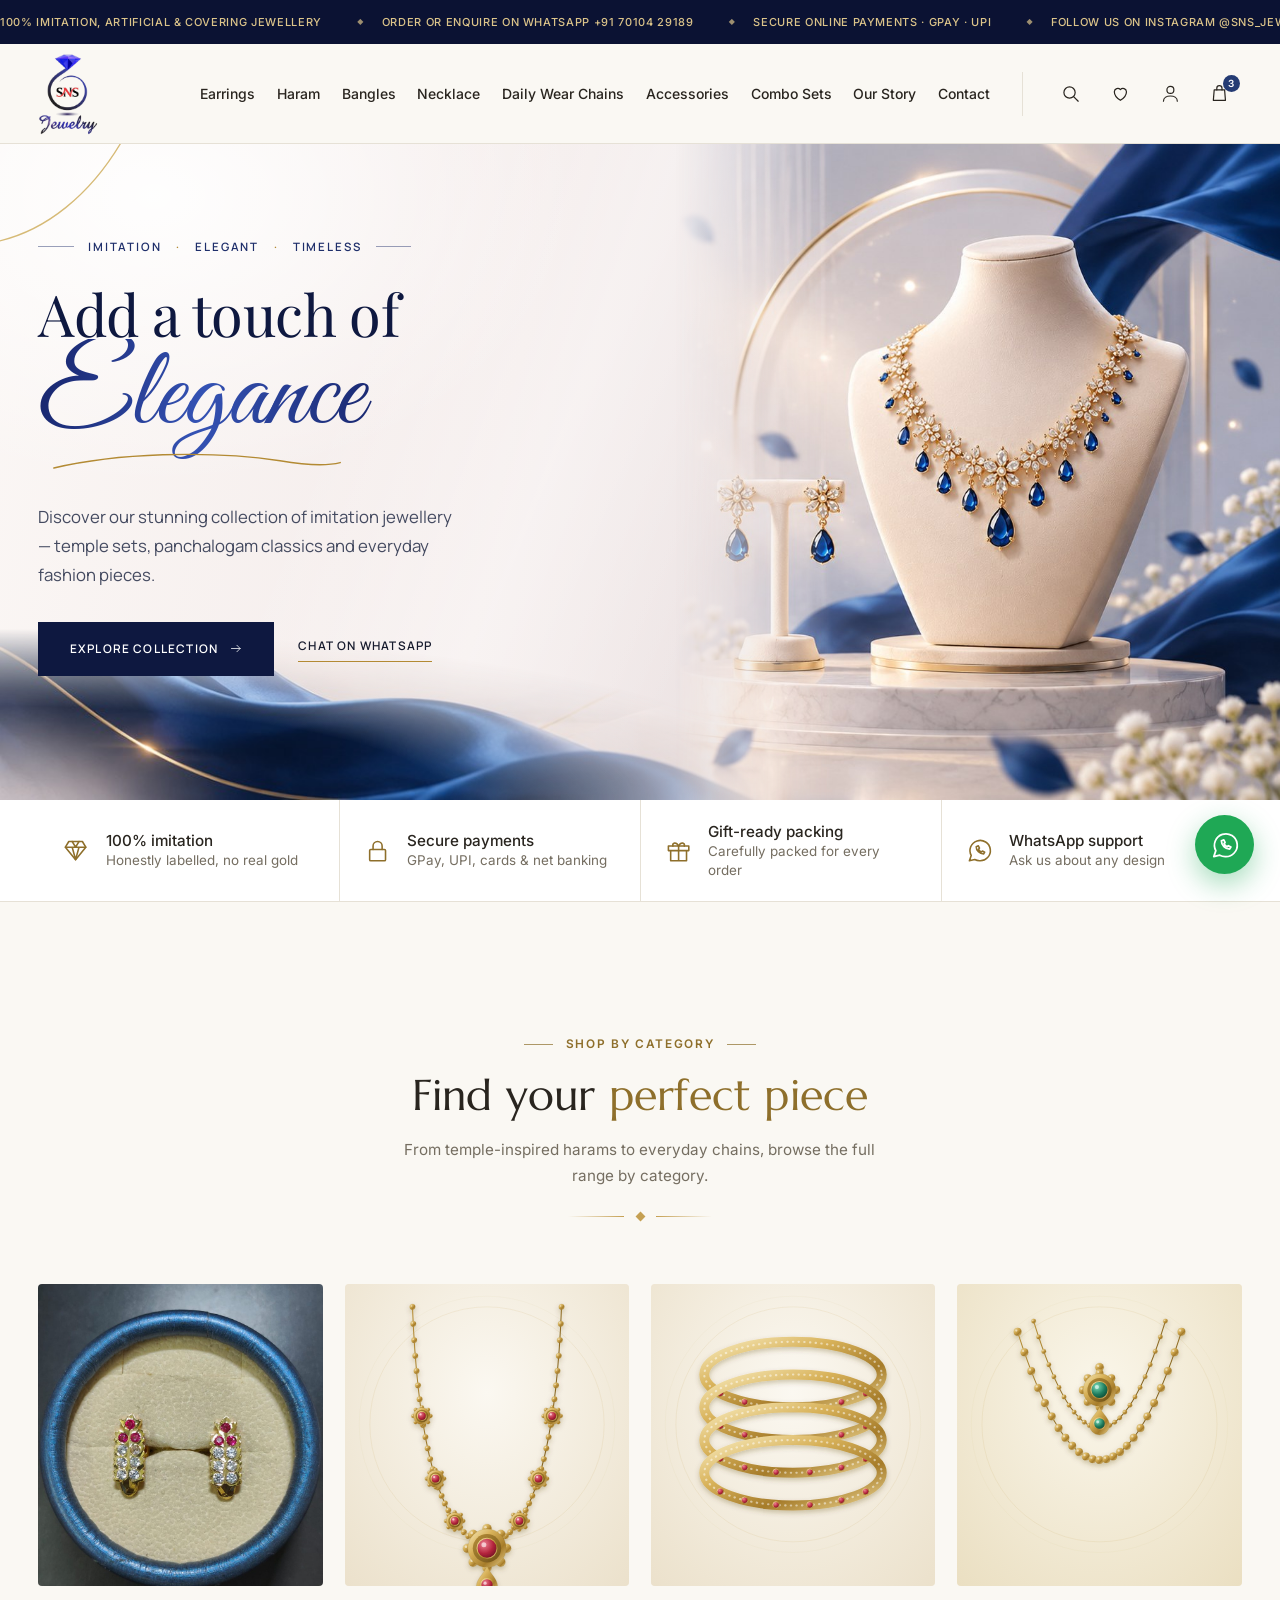
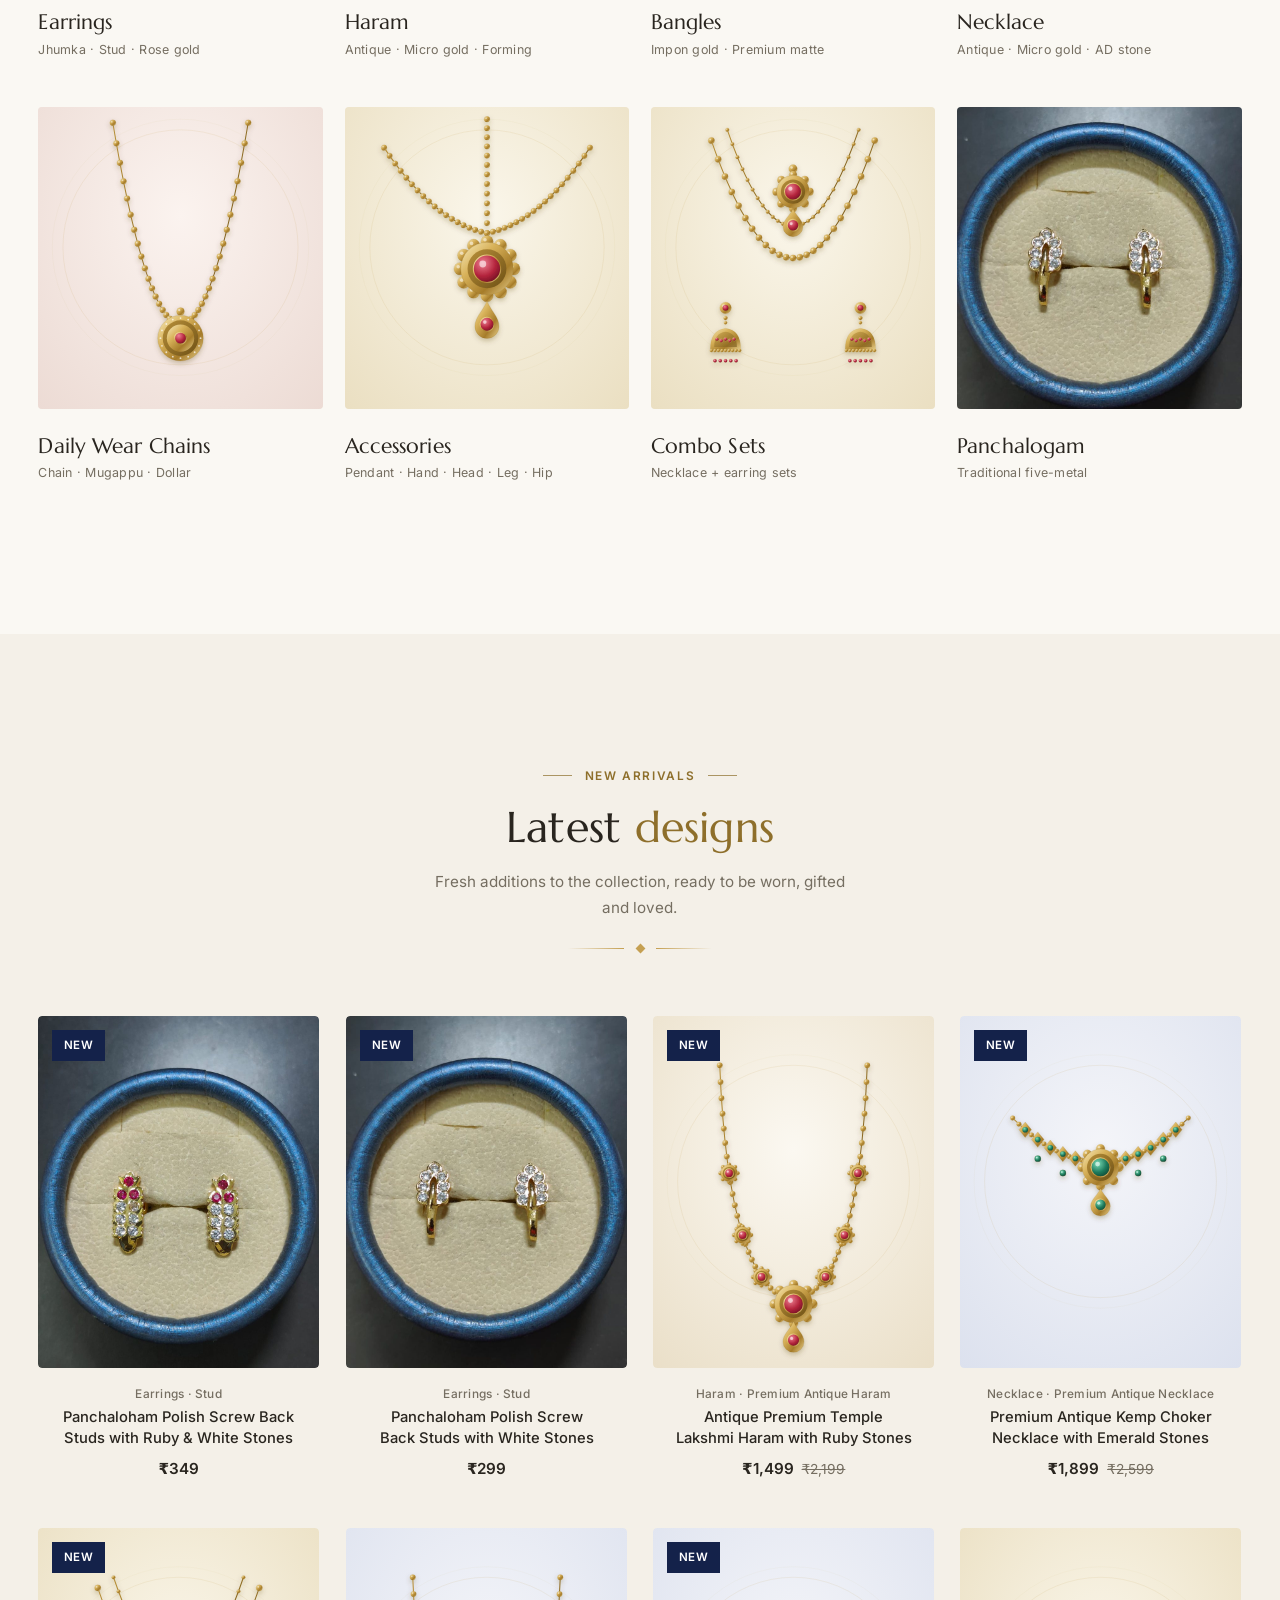
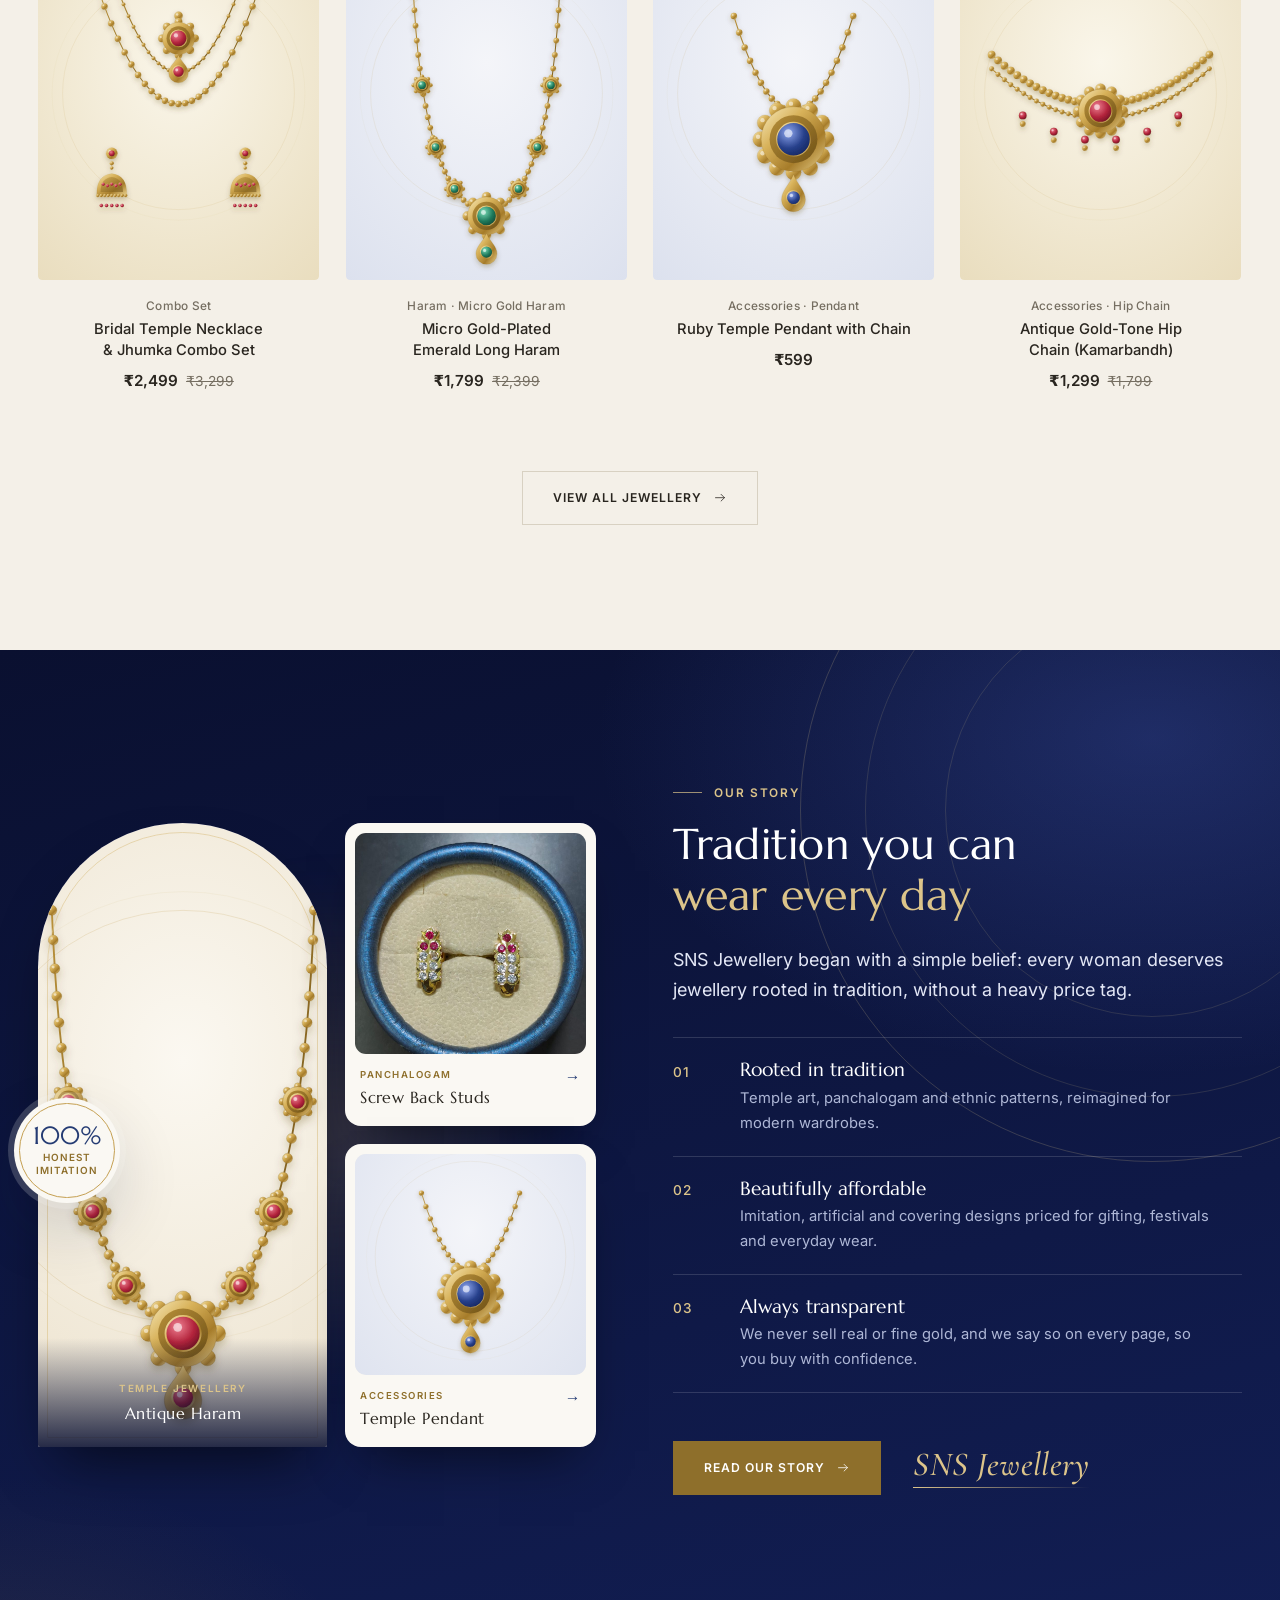
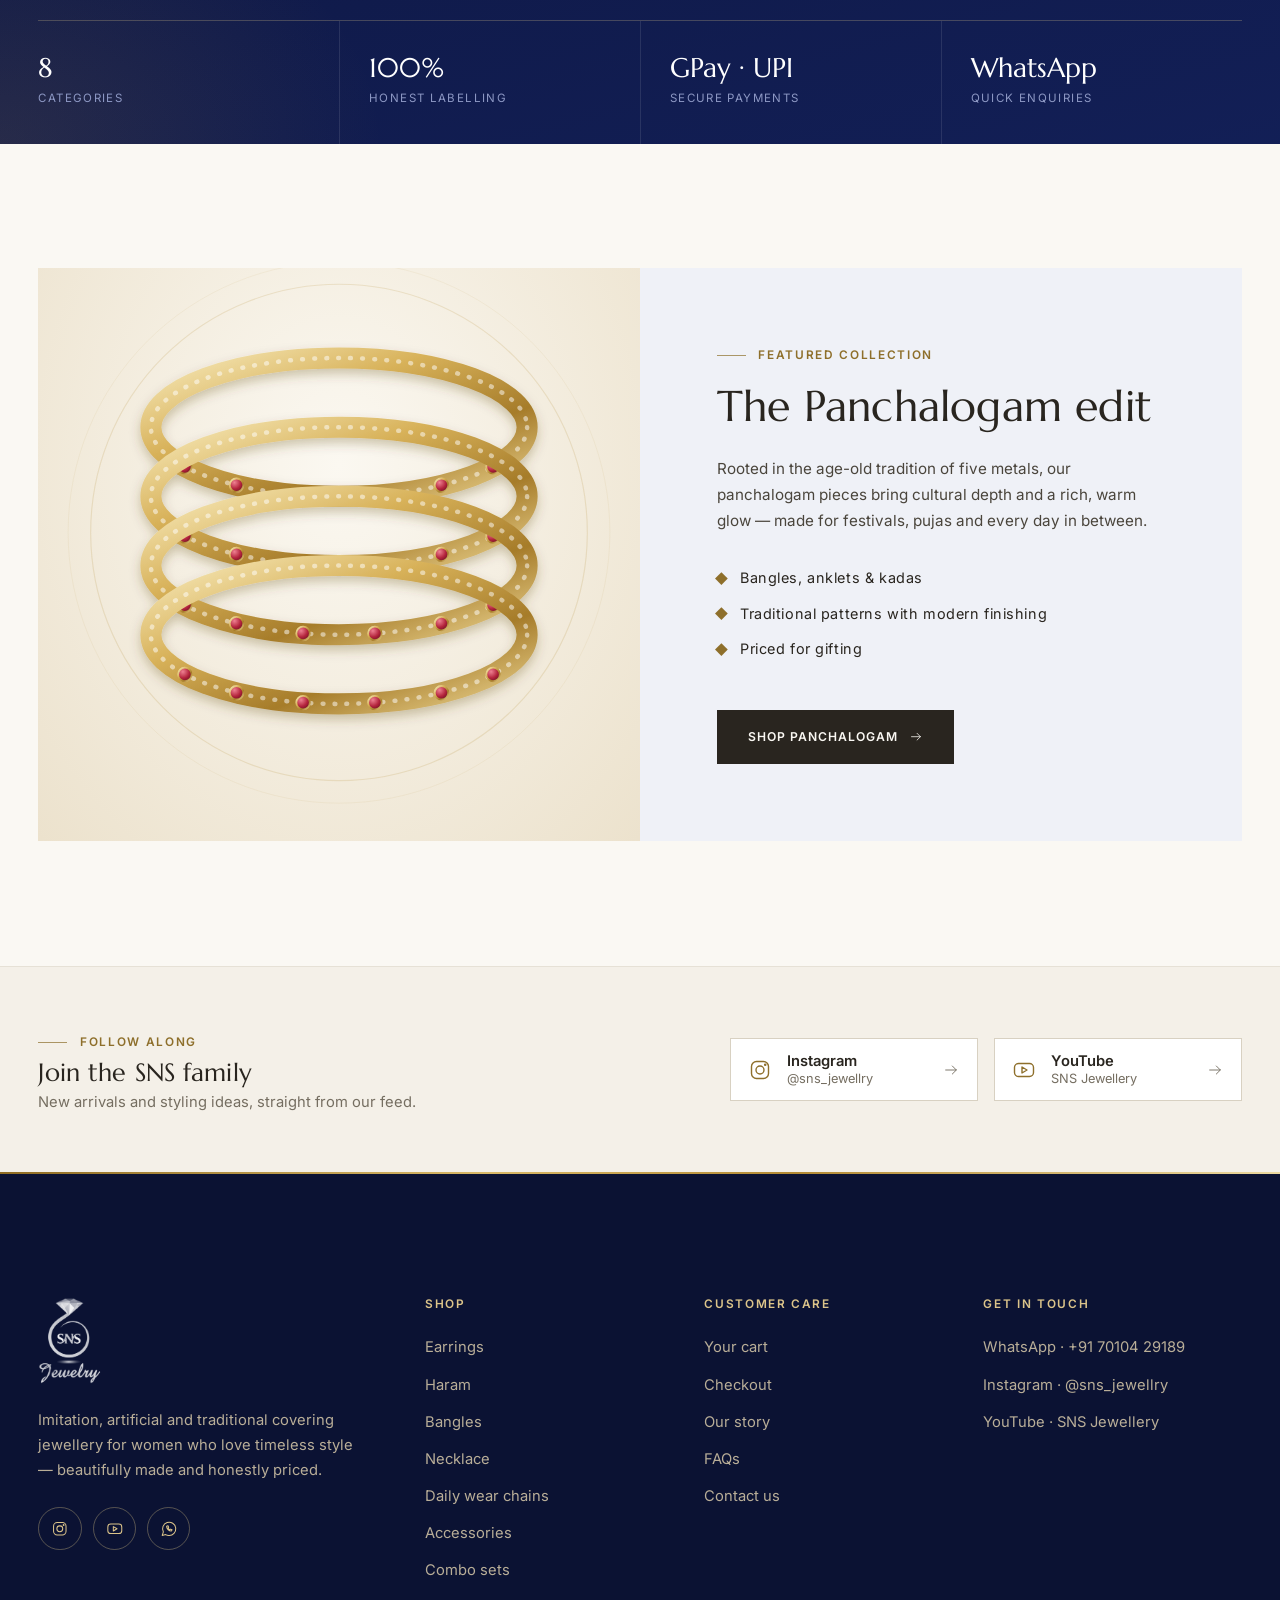
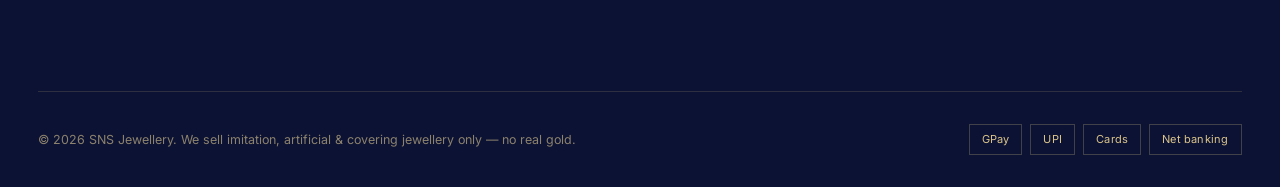
<file: index.html>
<!DOCTYPE html>
<html lang="en">
<head>
<meta charset="utf-8">
<meta name="viewport" content="width=device-width, initial-scale=1">
<title>SNS Jewellery — Imitation, Artificial & Covering Jewellery</title>
<meta name="description" content="SNS Jewellery — imitation, artificial and traditional covering jewellery in a modern white & gold collection.">
<meta name="theme-color" content="#FAF8F3">
<link rel="icon" href="assets/img/favicon.png" type="image/png">
<script>document.documentElement.className+=" js"</script>
<link rel="stylesheet" href="css/style.css">
<link rel="stylesheet" href="css/filters.css">
<script src="js/site.js" defer></script>
</head>
<body>
<a class="skip" href="#main">Skip to content</a>
<svg width="0" height="0" style="position:absolute" aria-hidden="true"><defs>
<symbol id="i-bag" viewBox="0 0 24 24"><path d="M6 8h12l1 12H5L6 8z"/><path d="M9 8V6a3 3 0 016 0v2"/></symbol>
<symbol id="i-search" viewBox="0 0 24 24"><circle cx="11" cy="11" r="6.5"/><path d="M16 16l5 5"/></symbol>
<symbol id="i-heart" viewBox="0 0 24 24"><path d="M12 20s-7-4.4-7-10a4 4 0 017-2.4A4 4 0 0119 10c0 5.6-7 10-7 10z"/></symbol>
<symbol id="i-user" viewBox="0 0 24 24"><circle cx="12" cy="8" r="4"/><path d="M4 21c0-4 4-6 8-6s8 2 8 6"/></symbol>
<symbol id="i-arrow" viewBox="0 0 24 24"><path d="M4 12h16M14 6l6 6-6 6"/></symbol>
<symbol id="i-wa" viewBox="0 0 24 24"><path d="M3 21l1.6-4.7A9 9 0 1112 21a9 9 0 01-4.3-1.1L3 21z"/><path d="M9 8.5c0 3.5 3 6.5 6.5 6.5l1-1.6-2-1-1 .8c-1-.4-2-1.3-2.4-2.4l.8-1-1-2L9 8.5z"/></symbol>
<symbol id="i-ig" viewBox="0 0 24 24"><rect x="3.5" y="3.5" width="17" height="17" rx="5"/><circle cx="12" cy="12" r="4"/><circle cx="17.2" cy="6.8" r=".6"/></symbol>
<symbol id="i-yt" viewBox="0 0 24 24"><rect x="2.5" y="5.5" width="19" height="13" rx="4"/><path d="M10 9l5 3-5 3z"/></symbol>
<symbol id="i-shield" viewBox="0 0 24 24"><path d="M12 3l8 3v6c0 5-3.5 8-8 9-4.5-1-8-4-8-9V6l8-3z"/><path d="M8.5 12l2.5 2.5 4.5-5"/></symbol>
<symbol id="i-gift" viewBox="0 0 24 24"><path d="M3 8h18v4H3zM5 12h14v9H5zM12 8v13"/><path d="M12 8c-2-4-6-3-5 0M12 8c2-4 6-3 5 0"/></symbol>
<symbol id="i-gem" viewBox="0 0 24 24"><path d="M6 4h12l3 5-9 11L3 9l3-5z"/><path d="M3 9h18M9 4l3 5 3-5M9 9l3 11 3-11"/></symbol>
<symbol id="i-lock" viewBox="0 0 24 24"><rect x="5" y="11" width="14" height="10" rx="1"/><path d="M8 11V8a4 4 0 018 0v3"/></symbol>
<symbol id="i-chat" viewBox="0 0 24 24"><path d="M4 5h16v11H9l-5 4V5z"/></symbol>
<symbol id="i-phone" viewBox="0 0 24 24"><path d="M5 4h4l2 5-2.5 1.5a11 11 0 005 5L15 13l5 2v4a2 2 0 01-2 2A16 16 0 013 6a2 2 0 012-2z"/></symbol>
<symbol id="i-truck" viewBox="0 0 24 24"><path d="M2 6h12v10H2zM14 10h4l3 3v3h-7"/><circle cx="7" cy="17.5" r="1.8"/><circle cx="17" cy="17.5" r="1.8"/></symbol>
<symbol id="i-pin" viewBox="0 0 24 24"><path d="M12 21s-7-6-7-11a7 7 0 0114 0c0 5-7 11-7 11z"/><circle cx="12" cy="10" r="2.5"/></symbol>
</defs></svg>
<div class="announce" role="region" aria-label="Announcements"><div class="announce__track"><span>100% imitation, artificial &amp; covering jewellery</span><span>Order or enquire on WhatsApp +91 70104 29189</span><span>Secure online payments · GPay · UPI</span><span>Follow us on Instagram @sns_jewellry</span><span>Traditional &amp; modern designs for every occasion</span><span>100% imitation, artificial &amp; covering jewellery</span><span>Order or enquire on WhatsApp +91 70104 29189</span><span>Secure online payments · GPay · UPI</span><span>Follow us on Instagram @sns_jewellry</span><span>Traditional &amp; modern designs for every occasion</span></div></div>
<header class="site-header">
  <input type="checkbox" id="nav-toggle" aria-label="Toggle menu">
  <div class="container bar">
    <a class="logo" href="index.html" aria-label="SNS Jewellery home">
      <img class="logo__img" src="assets/img/logo.png" alt="SNS Jewellery" width="356" height="483">
    </a>
    <nav class="nav" aria-label="Main"><ul><li class="has-sub"><a href="shop.html#c-earrings">Earrings</a><div class="sub"><div class="container sub__grid"><div class="sub__col"><h5>Shop styles</h5><div class="sub__links"><a href="shop.html#c-earrings">All Earrings</a><a href="shop.html#s-earrings-jhumka">Jhumka</a><a href="shop.html#s-earrings-stud">Stud</a><a href="shop.html#s-earrings-rosegold">Rose Gold Earring</a></div></div><div class="sub__col"><h5>Curated by</h5><div class="sub__links sub__links--1"><a href="shop.html#c-earrings">Latest Earrings</a><a href="shop.html#c-earrings,m-panchalogam">Panchalogam earrings</a><a href="shop.html#c-earrings,m-imitation">Imitation earrings</a><a href="shop.html#c-earrings,m-artificial">Artificial earrings</a></div></div><a class="sub__card" href="shop.html#s-earrings-stud"><img src="assets/img/p21.jpg" alt="" loading="lazy"><span>Stud</span></a><a class="sub__card" href="shop.html#s-earrings-jhumka"><img src="assets/img/p02.svg" alt="" loading="lazy"><span>Jhumka</span></a></div></div></li><li class="has-sub"><a href="shop.html#c-harams">Haram</a><div class="sub"><div class="container sub__grid"><div class="sub__col"><h5>Shop styles</h5><div class="sub__links"><a href="shop.html#c-harams">All Haram</a><a href="shop.html#s-harams-antique">Premium Antique Haram</a><a href="shop.html#s-harams-microgold">Micro Gold Haram</a><a href="shop.html#s-harams-forming">Forming Haram</a></div></div><div class="sub__col"><h5>Curated by</h5><div class="sub__links sub__links--1"><a href="shop.html#c-harams">Latest Haram</a><a href="shop.html#c-harams,m-covering">Covering haram</a></div></div><a class="sub__card" href="shop.html#s-harams-antique"><img src="assets/img/p01.svg" alt="" loading="lazy"><span>Premium Antique Haram</span></a><a class="sub__card" href="shop.html#s-harams-microgold"><img src="assets/img/p14.svg" alt="" loading="lazy"><span>Micro Gold Haram</span></a></div></div></li><li class="has-sub"><a href="shop.html#c-bangles">Bangles</a><div class="sub"><div class="container sub__grid"><div class="sub__col"><h5>Shop styles</h5><div class="sub__links"><a href="shop.html#c-bangles">All Bangles</a><a href="shop.html#s-bangles-impon">Impon Gold Bangle</a><a href="shop.html#s-bangles-matte">Premium Matte Bangle</a></div></div><div class="sub__col"><h5>Curated by</h5><div class="sub__links sub__links--1"><a href="shop.html#c-bangles">Latest Bangles</a><a href="shop.html#c-bangles,m-panchalogam">Panchalogam bangles</a><a href="shop.html#c-bangles,m-imitation">Imitation bangles</a></div></div><a class="sub__card" href="shop.html#s-bangles-impon"><img src="assets/img/p04.svg" alt="" loading="lazy"><span>Impon Gold Bangle</span></a><a class="sub__card" href="shop.html#s-bangles-matte"><img src="assets/img/p10.svg" alt="" loading="lazy"><span>Premium Matte Bangle</span></a></div></div></li><li class="has-sub"><a href="shop.html#c-necklaces">Necklace</a><div class="sub"><div class="container sub__grid"><div class="sub__col"><h5>Shop styles</h5><div class="sub__links"><a href="shop.html#c-necklaces">All Necklace</a><a href="shop.html#s-necklaces-antique">Premium Antique Necklace</a><a href="shop.html#s-necklaces-microgold">Micro Gold Necklace</a><a href="shop.html#s-necklaces-adstone">AD Stone Necklace</a></div></div><div class="sub__col"><h5>Curated by</h5><div class="sub__links sub__links--1"><a href="shop.html#c-necklaces">Latest Necklace</a><a href="shop.html#c-necklaces,m-artificial">Artificial necklace</a><a href="shop.html#c-necklaces,m-imitation">Imitation necklace</a></div></div><a class="sub__card" href="shop.html#s-necklaces-antique"><img src="assets/img/p03.svg" alt="" loading="lazy"><span>Premium Antique Necklace</span></a><a class="sub__card" href="shop.html#s-necklaces-adstone"><img src="assets/img/p05.svg" alt="" loading="lazy"><span>AD Stone Necklace</span></a></div></div></li><li class="has-sub"><a href="shop.html#c-chains">Daily Wear Chains</a><div class="sub"><div class="container sub__grid"><div class="sub__col"><h5>Shop styles</h5><div class="sub__links"><a href="shop.html#c-chains">All Daily Wear Chain</a><a href="shop.html#s-chains-chain">Chain</a><a href="shop.html#s-chains-mugappu">Mugappu Chain</a><a href="shop.html#s-chains-dollar">Dollar Chain</a></div></div><div class="sub__col"><h5>Curated by</h5><div class="sub__links sub__links--1"><a href="shop.html#c-chains">Latest Daily Wear Chain</a><a href="shop.html#c-chains,m-covering">Covering daily wear chain</a></div></div><a class="sub__card" href="shop.html#s-chains-mugappu"><img src="assets/img/p09.svg" alt="" loading="lazy"><span>Mugappu Chain</span></a><a class="sub__card" href="shop.html#s-chains-dollar"><img src="assets/img/p20.svg" alt="" loading="lazy"><span>Dollar Chain</span></a></div></div></li><li class="has-sub"><a href="shop.html#c-accessories">Accessories</a><div class="sub"><div class="container sub__grid"><div class="sub__col"><h5>Shop styles</h5><div class="sub__links"><a href="shop.html#c-accessories">All Accessories</a><a href="shop.html#s-accessories-pendant">Pendant</a><a href="shop.html#s-accessories-ring">Finger Ring</a><a href="shop.html#s-accessories-bracelet">Bracelet</a><a href="shop.html#s-accessories-head">Head Accessories</a><a href="shop.html#s-accessories-leg">Leg Accessories</a><a href="shop.html#s-accessories-hip">Hip Chain</a></div></div><div class="sub__col"><h5>Curated by</h5><div class="sub__links sub__links--1"><a href="shop.html#c-accessories">Latest Accessories</a><a href="shop.html#c-accessories,m-covering">Covering accessories</a><a href="shop.html#c-accessories,m-panchalogam">Panchalogam accessories</a><a href="shop.html#c-accessories,m-imitation">Imitation accessories</a></div></div><a class="sub__card" href="shop.html#s-accessories-head"><img src="assets/img/p06.svg" alt="" loading="lazy"><span>Head Accessories</span></a><a class="sub__card" href="shop.html#s-accessories-leg"><img src="assets/img/p07.svg" alt="" loading="lazy"><span>Leg Accessories</span></a></div></div></li><li class="has-sub"><a href="shop.html#c-combos">Combo Sets</a><div class="sub"><div class="container sub__grid"><div class="sub__col"><h5>Shop styles</h5><div class="sub__links"><a href="shop.html#c-combos">All Combo Set</a></div></div><div class="sub__col"><h5>Curated by</h5><div class="sub__links sub__links--1"><a href="shop.html#c-combos">Latest Combo Set</a><a href="shop.html#c-combos,m-covering">Covering combo set</a><a href="shop.html#c-combos,m-artificial">Artificial combo set</a></div></div><a class="sub__card" href="shop.html#c-combos"><img src="assets/img/p12.svg" alt="" loading="lazy"><span>Combo Set</span></a><a class="sub__card" href="shop.html#c-combos"><img src="assets/img/p19.svg" alt="" loading="lazy"><span>Combo Set</span></a></div></div></li><li><a href="about.html">Our Story</a></li><li><a href="contact.html">Contact</a></li></ul></nav>
    <div class="actions">
      <a class="icon-btn hide-m" href="shop.html" aria-label="Search"><svg class="i " aria-hidden="true"><use href="#i-search"/></svg></a>
      <a class="icon-btn" href="wishlist.html" aria-label="Wishlist"><svg class="i " aria-hidden="true"><use href="#i-heart"/></svg><span class="badge" data-wish-count hidden>0</span></a>
      <a class="icon-btn hide-m" href="#" aria-label="Account"><svg class="i " aria-hidden="true"><use href="#i-user"/></svg></a>
      <a class="icon-btn" href="cart.html" aria-label="Cart, 3 items"><svg class="i " aria-hidden="true"><use href="#i-bag"/></svg><span class="badge">3</span></a>
      <label class="burger" for="nav-toggle" aria-label="Menu"><span></span></label>
    </div>
  </div>
</header>
<main id="main">

<section class="banner" aria-label="Featured collection">
  <img class="banner__silk" src="assets/img/banner-silk.jpg" alt="" width="800" height="182">
  <svg class="banner__arcs" viewBox="0 0 640 420" fill="none" aria-hidden="true">
    <path class="arc a1" d="M-10 90C40 82 85 45 115 -10"/>
  </svg>
  <div class="banner__art">
    <img src="assets/img/banner-art.jpg" alt="Sapphire and crystal necklace with drop earrings on a velvet display" width="857" height="927">
    <i class="glint" style="left:38.9%;top:21.6%;animation-delay:0s"></i><i class="glint" style="left:5.3%;top:45.8%;animation-delay:1.4s"></i><i class="glint" style="left:92.4%;top:42.8%;animation-delay:0.7s"></i><i class="glint" style="left:53.9%;top:50.3%;animation-delay:2.2s"></i><i class="glint" style="left:77%;top:28%;animation-delay:3.1s"></i><i class="glint" style="left:1.5%;top:13%;animation-delay:2.6s"></i>
  </div>
  <div class="banner__petals" aria-hidden="true"><svg class="petal" style="--x:46%;--d:-14s;--t:19s;--s:1.0" viewBox="0 0 24 30" aria-hidden="true"><path d="M12 0C21 7 21 20 12 30 3 20 3 7 12 0Z"/></svg><svg class="petal" style="--x:58%;--d:-3s;--t:23s;--s:0.8" viewBox="0 0 24 30" aria-hidden="true"><path d="M12 0C21 7 21 20 12 30 3 20 3 7 12 0Z"/></svg><svg class="petal" style="--x:70%;--d:-9s;--t:17s;--s:1.15" viewBox="0 0 24 30" aria-hidden="true"><path d="M12 0C21 7 21 20 12 30 3 20 3 7 12 0Z"/></svg><svg class="petal" style="--x:83%;--d:-0s;--t:21s;--s:0.9" viewBox="0 0 24 30" aria-hidden="true"><path d="M12 0C21 7 21 20 12 30 3 20 3 7 12 0Z"/></svg><svg class="petal" style="--x:93%;--d:-12s;--t:25s;--s:0.7" viewBox="0 0 24 30" aria-hidden="true"><path d="M12 0C21 7 21 20 12 30 3 20 3 7 12 0Z"/></svg></div>
  <div class="container banner__inner">
    <div class="banner__copy">
      <p class="eyebrow eyebrow--lines rise" style="--i:0">Imitation <span>·</span> Elegant <span>·</span> Timeless</p>
      <h1 class="rise" style="--i:1">Add a touch of<span class="script-wrap"><span class="script">Elegance</span>
        <svg class="swash" viewBox="0 0 320 30" fill="none" aria-hidden="true"><path d="M2 22C70 6 170 2 250 14c30 5 50 6 66 2"/></svg></span></h1>
      <p class="lead rise" style="--i:2">Discover our stunning collection of imitation jewellery — temple sets, panchalogam classics and everyday fashion pieces.</p>
      <div class="banner__cta rise" style="--i:3">
        <a class="btn btn--navy" href="shop.html">Explore collection <svg class="i " aria-hidden="true"><use href="#i-arrow"/></svg></a>
        <a class="link-arrow" href="https://wa.me/917010429189?text=Hi%20SNS%20Jewellery%2C%20I%20would%20like%20to%20enquire%20about%20your%20jewellery." target="_blank" rel="noopener">Chat on WhatsApp</a>
      </div>
    </div>
  </div>
</section>

<section class="assurance" aria-label="Why shop with us">
  <ul class="container">
    <li><svg class="i " aria-hidden="true"><use href="#i-gem"/></svg><div><strong>100% imitation</strong><span>Honestly labelled, no real gold</span></div></li>
    <li><svg class="i " aria-hidden="true"><use href="#i-lock"/></svg><div><strong>Secure payments</strong><span>GPay, UPI, cards &amp; net banking</span></div></li>
    <li><svg class="i " aria-hidden="true"><use href="#i-gift"/></svg><div><strong>Gift-ready packing</strong><span>Carefully packed for every order</span></div></li>
    <li><svg class="i " aria-hidden="true"><use href="#i-wa"/></svg><div><strong>WhatsApp support</strong><span>Ask us about any design</span></div></li>
  </ul>
</section>

<section class="section" id="collections">
  <div class="container">
    <div class="section-head reveal"><span class="eyebrow eyebrow--center">Shop by category</span><h2>Find your <span class='gold-text'>perfect piece</span></h2><p>From temple-inspired harams to everyday chains, browse the full range by category.</p><div class="orn"><i></i></div></div>
    <div class="cat-grid"><a class="tile reveal" href="shop.html#c-earrings"><img src="assets/img/p21.jpg" alt="" loading="lazy"><span class="tile__cap"><h3>Earrings</h3><small>Jhumka · Stud · Rose gold</small></span></a><a class="tile reveal" href="shop.html#c-harams"><img src="assets/img/p01.svg" alt="" loading="lazy"><span class="tile__cap"><h3>Haram</h3><small>Antique · Micro gold · Forming</small></span></a><a class="tile reveal" href="shop.html#c-bangles"><img src="assets/img/p04.svg" alt="" loading="lazy"><span class="tile__cap"><h3>Bangles</h3><small>Impon gold · Premium matte</small></span></a><a class="tile reveal" href="shop.html#c-necklaces"><img src="assets/img/p08.svg" alt="" loading="lazy"><span class="tile__cap"><h3>Necklace</h3><small>Antique · Micro gold · AD stone</small></span></a><a class="tile reveal" href="shop.html#c-chains"><img src="assets/img/p20.svg" alt="" loading="lazy"><span class="tile__cap"><h3>Daily Wear Chains</h3><small>Chain · Mugappu · Dollar</small></span></a><a class="tile reveal" href="shop.html#c-accessories"><img src="assets/img/p06.svg" alt="" loading="lazy"><span class="tile__cap"><h3>Accessories</h3><small>Pendant · Hand · Head · Leg · Hip</small></span></a><a class="tile reveal" href="shop.html#c-combos"><img src="assets/img/p12.svg" alt="" loading="lazy"><span class="tile__cap"><h3>Combo Sets</h3><small>Necklace + earring sets</small></span></a><a class="tile reveal" href="shop.html#m-panchalogam"><img src="assets/img/p22.jpg" alt="" loading="lazy"><span class="tile__cap"><h3>Panchalogam</h3><small>Traditional five-metal</small></span></a></div>
  </div>
</section>

<section class="section section--cream" id="new">
  <div class="container">
    <div class="section-head reveal"><span class="eyebrow eyebrow--center">New arrivals</span><h2>Latest <span class='gold-text'>designs</span></h2><p>Fresh additions to the collection, ready to be worn, gifted and loved.</p><div class="orn"><i></i></div></div>
    <div class="grid grid--4"><article class="card reveal" data-cat="earrings earrings-stud panchalogam">
  <div class="card__frame">
    <a class="card__media" href="product.html"><span class="tag">New</span><img src="assets/img/p21.jpg" alt="Panchaloham Polish Screw Back Studs with Ruby &amp; White Stones — Earrings · Stud" loading="lazy" width="800" height="1000"></a>
    <button class="wish" type="button" data-wish="p21" aria-pressed="false" aria-label="Add Panchaloham Polish Screw Back Studs with Ruby &amp; White Stones to wishlist"><svg class="i " aria-hidden="true"><use href="#i-heart"/></svg></button>
    <a class="card__add" href="cart.html"><svg class="i " aria-hidden="true"><use href="#i-bag"/></svg> Add to cart</a>
  </div>
  <div class="card__body"><p class="card__cat">Earrings · Stud</p><h3 class="card__title"><a href="product.html">Panchaloham Polish Screw Back Studs with Ruby &amp; White Stones</a></h3><p class="price">₹349</p></div>
</article><article class="card reveal" data-cat="earrings earrings-stud panchalogam">
  <div class="card__frame">
    <a class="card__media" href="product.html"><span class="tag">New</span><img src="assets/img/p22.jpg" alt="Panchaloham Polish Screw Back Studs with White Stones — Earrings · Stud" loading="lazy" width="800" height="1000"></a>
    <button class="wish" type="button" data-wish="p22" aria-pressed="false" aria-label="Add Panchaloham Polish Screw Back Studs with White Stones to wishlist"><svg class="i " aria-hidden="true"><use href="#i-heart"/></svg></button>
    <a class="card__add" href="cart.html"><svg class="i " aria-hidden="true"><use href="#i-bag"/></svg> Add to cart</a>
  </div>
  <div class="card__body"><p class="card__cat">Earrings · Stud</p><h3 class="card__title"><a href="product.html">Panchaloham Polish Screw Back Studs with White Stones</a></h3><p class="price">₹299</p></div>
</article><article class="card reveal" data-cat="harams harams-antique covering">
  <div class="card__frame">
    <a class="card__media" href="product.html"><span class="tag">New</span><img src="assets/img/p01.svg" alt="Antique Premium Temple Lakshmi Haram with Ruby Stones — Haram · Premium Antique Haram" loading="lazy" width="800" height="1000"></a>
    <button class="wish" type="button" data-wish="p01" aria-pressed="false" aria-label="Add Antique Premium Temple Lakshmi Haram with Ruby Stones to wishlist"><svg class="i " aria-hidden="true"><use href="#i-heart"/></svg></button>
    <a class="card__add" href="cart.html"><svg class="i " aria-hidden="true"><use href="#i-bag"/></svg> Add to cart</a>
  </div>
  <div class="card__body"><p class="card__cat">Haram · Premium Antique Haram</p><h3 class="card__title"><a href="product.html">Antique Premium Temple Lakshmi Haram with Ruby Stones</a></h3><p class="price">₹1,499<s>₹2,199</s></p></div>
</article><article class="card reveal" data-cat="necklaces necklaces-antique artificial">
  <div class="card__frame">
    <a class="card__media" href="product.html"><span class="tag">New</span><img src="assets/img/p03.svg" alt="Premium Antique Kemp Choker Necklace with Emerald Stones — Necklace · Premium Antique Necklace" loading="lazy" width="800" height="1000"></a>
    <button class="wish" type="button" data-wish="p03" aria-pressed="false" aria-label="Add Premium Antique Kemp Choker Necklace with Emerald Stones to wishlist"><svg class="i " aria-hidden="true"><use href="#i-heart"/></svg></button>
    <a class="card__add" href="cart.html"><svg class="i " aria-hidden="true"><use href="#i-bag"/></svg> Add to cart</a>
  </div>
  <div class="card__body"><p class="card__cat">Necklace · Premium Antique Necklace</p><h3 class="card__title"><a href="product.html">Premium Antique Kemp Choker Necklace with Emerald Stones</a></h3><p class="price">₹1,899<s>₹2,599</s></p></div>
</article><article class="card reveal" data-cat="combos combos-set covering">
  <div class="card__frame">
    <a class="card__media" href="product.html"><span class="tag">New</span><img src="assets/img/p12.svg" alt="Bridal Temple Necklace &amp; Jhumka Combo Set — Combo Set" loading="lazy" width="800" height="1000"></a>
    <button class="wish" type="button" data-wish="p12" aria-pressed="false" aria-label="Add Bridal Temple Necklace &amp; Jhumka Combo Set to wishlist"><svg class="i " aria-hidden="true"><use href="#i-heart"/></svg></button>
    <a class="card__add" href="cart.html"><svg class="i " aria-hidden="true"><use href="#i-bag"/></svg> Add to cart</a>
  </div>
  <div class="card__body"><p class="card__cat">Combo Set</p><h3 class="card__title"><a href="product.html">Bridal Temple Necklace &amp; Jhumka Combo Set</a></h3><p class="price">₹2,499<s>₹3,299</s></p></div>
</article><article class="card reveal" data-cat="harams harams-microgold covering">
  <div class="card__frame">
    <a class="card__media" href="product.html"><img src="assets/img/p14.svg" alt="Micro Gold-Plated Emerald Long Haram — Haram · Micro Gold Haram" loading="lazy" width="800" height="1000"></a>
    <button class="wish" type="button" data-wish="p14" aria-pressed="false" aria-label="Add Micro Gold-Plated Emerald Long Haram to wishlist"><svg class="i " aria-hidden="true"><use href="#i-heart"/></svg></button>
    <a class="card__add" href="cart.html"><svg class="i " aria-hidden="true"><use href="#i-bag"/></svg> Add to cart</a>
  </div>
  <div class="card__body"><p class="card__cat">Haram · Micro Gold Haram</p><h3 class="card__title"><a href="product.html">Micro Gold-Plated Emerald Long Haram</a></h3><p class="price">₹1,799<s>₹2,399</s></p></div>
</article><article class="card reveal" data-cat="accessories accessories-pendant covering">
  <div class="card__frame">
    <a class="card__media" href="product.html"><span class="tag">New</span><img src="assets/img/p17.svg" alt="Ruby Temple Pendant with Chain — Accessories · Pendant" loading="lazy" width="800" height="1000"></a>
    <button class="wish" type="button" data-wish="p17" aria-pressed="false" aria-label="Add Ruby Temple Pendant with Chain to wishlist"><svg class="i " aria-hidden="true"><use href="#i-heart"/></svg></button>
    <a class="card__add" href="cart.html"><svg class="i " aria-hidden="true"><use href="#i-bag"/></svg> Add to cart</a>
  </div>
  <div class="card__body"><p class="card__cat">Accessories · Pendant</p><h3 class="card__title"><a href="product.html">Ruby Temple Pendant with Chain</a></h3><p class="price">₹599</p></div>
</article><article class="card reveal" data-cat="accessories accessories-hip covering">
  <div class="card__frame">
    <a class="card__media" href="product.html"><img src="assets/img/p18.svg" alt="Antique Gold-Tone Hip Chain (Kamarbandh) — Accessories · Hip Chain" loading="lazy" width="800" height="1000"></a>
    <button class="wish" type="button" data-wish="p18" aria-pressed="false" aria-label="Add Antique Gold-Tone Hip Chain (Kamarbandh) to wishlist"><svg class="i " aria-hidden="true"><use href="#i-heart"/></svg></button>
    <a class="card__add" href="cart.html"><svg class="i " aria-hidden="true"><use href="#i-bag"/></svg> Add to cart</a>
  </div>
  <div class="card__body"><p class="card__cat">Accessories · Hip Chain</p><h3 class="card__title"><a href="product.html">Antique Gold-Tone Hip Chain (Kamarbandh)</a></h3><p class="price">₹1,299<s>₹1,799</s></p></div>
</article></div>
    <div style="text-align:center;margin-top:var(--s-8)"><a class="btn btn--ghost" href="shop.html">View all jewellery <svg class="i " aria-hidden="true"><use href="#i-arrow"/></svg></a></div>
  </div>
</section>

<section class="story2" id="story">
  <div class="story2__rings" aria-hidden="true"></div>
  <div class="container story2__grid">
    <div class="story2__media reveal">
      <figure class="m1"><img src="assets/img/p01.svg" alt="Lakshmi temple haram" loading="lazy"><figcaption><small>Temple jewellery</small>Antique Haram</figcaption></figure>
      <figure class="m2"><img src="assets/img/p21.jpg" alt="Panchaloham screw back studs" loading="lazy"><figcaption><small>Panchalogam</small>Screw Back Studs</figcaption></figure>
      <figure class="m3"><img src="assets/img/p17.svg" alt="Ruby temple pendant" loading="lazy"><figcaption><small>Accessories</small>Temple Pendant</figcaption></figure>
      <div class="story2__note" role="note"><strong>100%</strong><span>Honest<br>imitation</span></div>
    </div>
    <div class="story2__copy reveal">
      <span class="eyebrow">Our story</span>
      <h2>Tradition you can <em>wear every day</em></h2>
      <p class="story2__lead">SNS Jewellery began with a simple belief: every woman deserves jewellery rooted in tradition, without a heavy price tag.</p>
      <ol class="pillars">
        <li><span>01</span><div><h3>Rooted in tradition</h3><p>Temple art, panchalogam and ethnic patterns, reimagined for modern wardrobes.</p></div></li>
        <li><span>02</span><div><h3>Beautifully affordable</h3><p>Imitation, artificial and covering designs priced for gifting, festivals and everyday wear.</p></div></li>
        <li><span>03</span><div><h3>Always transparent</h3><p>We never sell real or fine gold, and we say so on every page, so you buy with confidence.</p></div></li>
      </ol>
      <div class="story2__cta">
        <a class="btn" href="about.html">Read our story <svg class="i " aria-hidden="true"><use href="#i-arrow"/></svg></a>
        <span class="story2__sign">SNS Jewellery</span>
      </div>
    </div>
  </div>
  <div class="container"><ul class="story2__stats">
    <li><strong>8</strong><span>Categories</span></li><li><strong>100%</strong><span>Honest labelling</span></li><li><strong>GPay · UPI</strong><span>Secure payments</span></li><li><strong>WhatsApp</strong><span>Quick enquiries</span></li>
  </ul></div>
</section>

<section class="section">
  <div class="container">
    <div class="split reveal">
      <div class="split__img"><img src="assets/img/p04.svg" alt="Panchalogam bangles" loading="lazy"></div>
      <div class="split__copy">
        <span class="eyebrow">Featured collection</span>
        <h2>The Panchalogam edit</h2>
        <p>Rooted in the age-old tradition of five metals, our panchalogam pieces bring cultural depth and a rich, warm glow — made for festivals, pujas and every day in between.</p>
        <ul class="ticks"><li>Bangles, anklets &amp; kadas</li><li>Traditional patterns with modern finishing</li><li>Priced for gifting</li></ul>
        <a class="btn" href="shop.html">Shop panchalogam <svg class="i " aria-hidden="true"><use href="#i-arrow"/></svg></a>
      </div>
    </div>
  </div>
</section>

<section class="follow">
  <div class="container follow__in reveal">
    <div class="follow__text"><span class="eyebrow">Follow along</span><h3>Join the SNS family</h3><p>New arrivals and styling ideas, straight from our feed.</p></div>
    <div class="follow__links">
      <a href="https://www.instagram.com/sns_jewellry?psln=MWFnM2Iwc25meHJ3" target="_blank" rel="noopener"><svg class="i " aria-hidden="true"><use href="#i-ig"/></svg><span><strong>Instagram</strong><small>@sns_jewellry</small></span><svg class="i " aria-hidden="true"><use href="#i-arrow"/></svg></a>
      <a href="https://youtube.com/@snsjewellery9540?si=thpF3MOT4YrfwC4u" target="_blank" rel="noopener"><svg class="i " aria-hidden="true"><use href="#i-yt"/></svg><span><strong>YouTube</strong><small>SNS Jewellery</small></span><svg class="i " aria-hidden="true"><use href="#i-arrow"/></svg></a>
    </div>
  </div>
</section>

</main>
<footer class="site-footer">
  <div class="container">
    <div class="footer__grid">
      <div>
        <a class="logo" href="index.html" aria-label="SNS Jewellery home"><img class="logo__img" src="assets/img/logo.png" alt="SNS Jewellery" width="356" height="483"></a>
        <p class="footer__about">Imitation, artificial and traditional covering jewellery for women who love timeless style — beautifully made and honestly priced.</p>
        <div class="socials">
          <a href="https://www.instagram.com/sns_jewellry?psln=MWFnM2Iwc25meHJ3" target="_blank" rel="noopener" aria-label="Instagram"><svg class="i " aria-hidden="true"><use href="#i-ig"/></svg></a>
          <a href="https://youtube.com/@snsjewellery9540?si=thpF3MOT4YrfwC4u" target="_blank" rel="noopener" aria-label="YouTube"><svg class="i " aria-hidden="true"><use href="#i-yt"/></svg></a>
          <a href="https://wa.me/917010429189?text=Hi%20SNS%20Jewellery%2C%20I%20would%20like%20to%20enquire%20about%20your%20jewellery." target="_blank" rel="noopener" aria-label="WhatsApp"><svg class="i " aria-hidden="true"><use href="#i-wa"/></svg></a>
        </div>
      </div>
      <div><h4>Shop</h4><ul>
        <li><a href="shop.html#c-earrings">Earrings</a></li><li><a href="shop.html#c-harams">Haram</a></li>
        <li><a href="shop.html#c-bangles">Bangles</a></li><li><a href="shop.html#c-necklaces">Necklace</a></li>
        <li><a href="shop.html#c-chains">Daily wear chains</a></li><li><a href="shop.html#c-accessories">Accessories</a></li>
        <li><a href="shop.html#c-combos">Combo sets</a></li></ul></div>
      <div><h4>Customer care</h4><ul>
        <li><a href="cart.html">Your cart</a></li><li><a href="checkout.html">Checkout</a></li>
        <li><a href="about.html">Our story</a></li><li><a href="contact.html#faq">FAQs</a></li><li><a href="contact.html">Contact us</a></li></ul></div>
      <div><h4>Get in touch</h4><ul>
        <li><a href="https://wa.me/917010429189?text=Hi%20SNS%20Jewellery%2C%20I%20would%20like%20to%20enquire%20about%20your%20jewellery." target="_blank" rel="noopener">WhatsApp · +91 70104 29189</a></li>
        <li><a href="https://www.instagram.com/sns_jewellry?psln=MWFnM2Iwc25meHJ3" target="_blank" rel="noopener">Instagram · @sns_jewellry</a></li>
        <li><a href="https://youtube.com/@snsjewellery9540?si=thpF3MOT4YrfwC4u" target="_blank" rel="noopener">YouTube · SNS Jewellery</a></li></ul></div>
    </div>
    <div class="footer__bottom">
      <p style="margin:0">© 2026 SNS Jewellery. We sell imitation, artificial &amp; covering jewellery only — no real gold.</p>
      <div class="pay"><span>GPay</span><span>UPI</span><span>Cards</span><span>Net banking</span></div>
    </div>
  </div>
</footer>
<a class="wa-float" href="https://wa.me/917010429189?text=Hi%20SNS%20Jewellery%2C%20I%20would%20like%20to%20enquire%20about%20your%20jewellery." target="_blank" rel="noopener" aria-label="Chat on WhatsApp"><svg class="i " aria-hidden="true"><use href="#i-wa"/></svg><span>Chat with us</span></a>
</body>
</html>
</file>
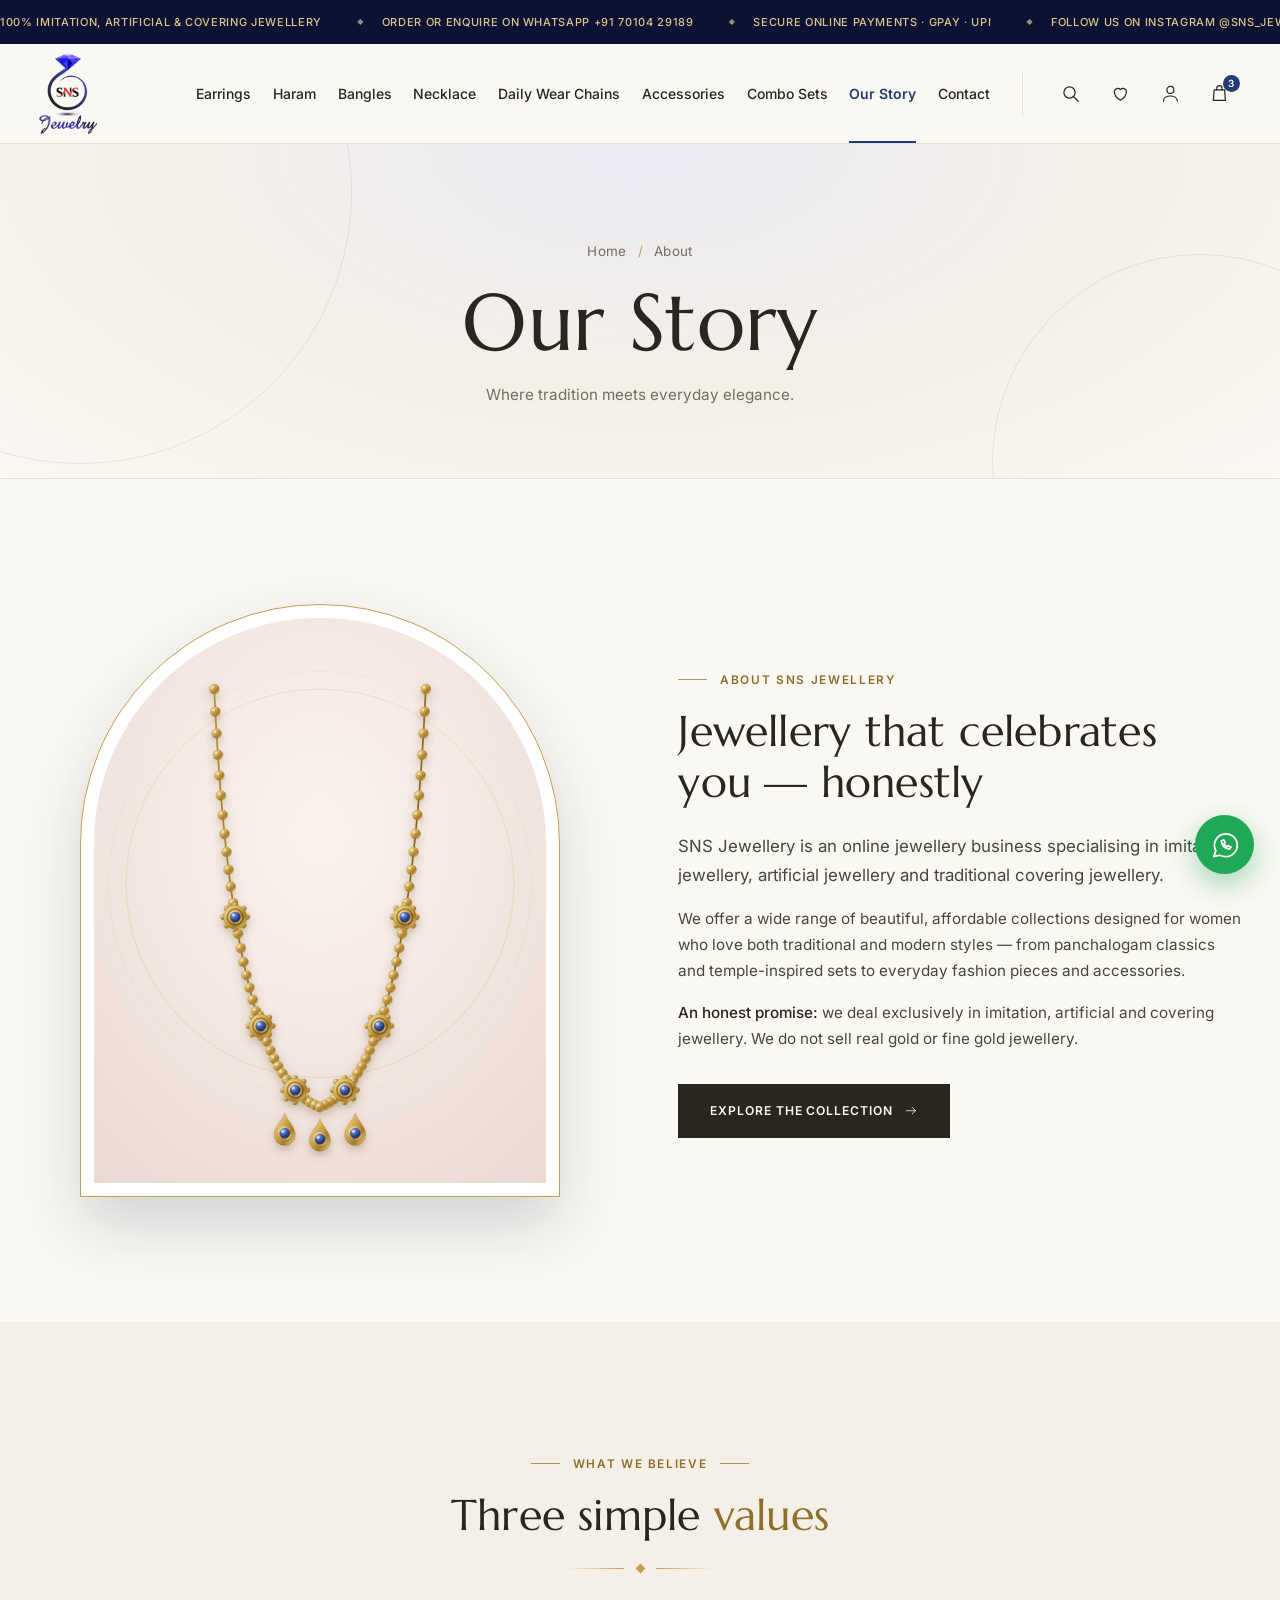
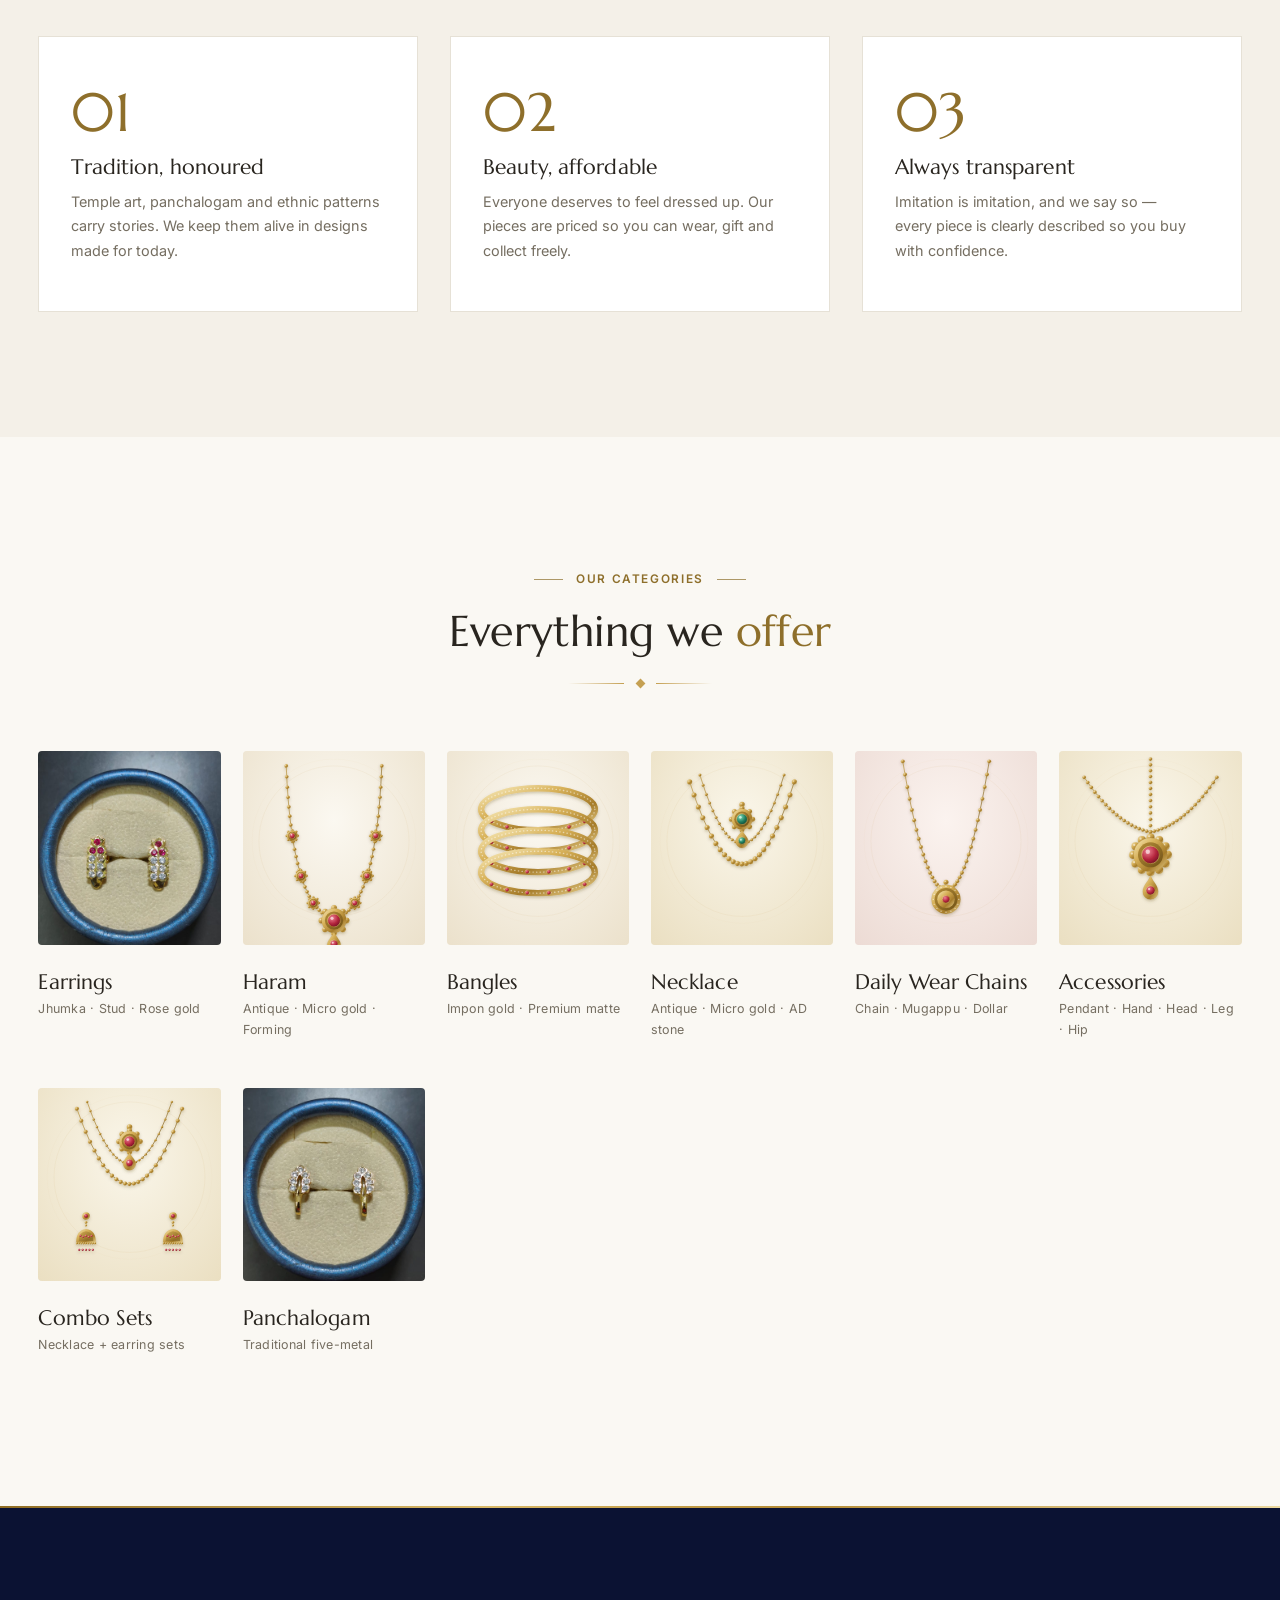
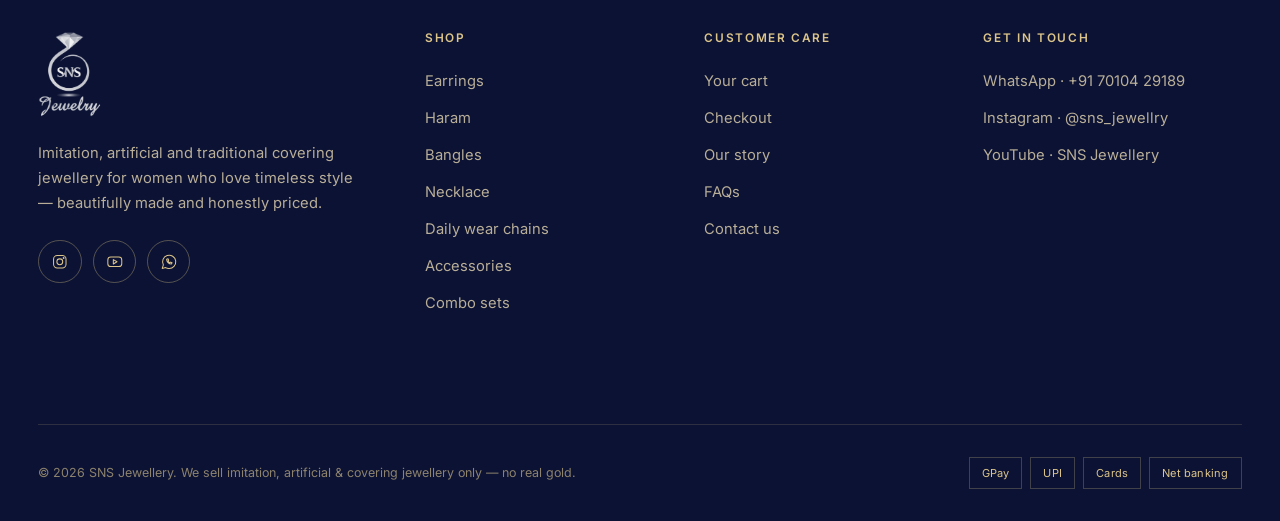
<file: about.html>
<!DOCTYPE html>
<html lang="en">
<head>
<meta charset="utf-8">
<meta name="viewport" content="width=device-width, initial-scale=1">
<title>Our Story — SNS Jewellery</title>
<meta name="description" content="SNS Jewellery — imitation, artificial and traditional covering jewellery in a modern white & gold collection.">
<meta name="theme-color" content="#FAF8F3">
<link rel="icon" href="assets/img/favicon.png" type="image/png">
<script>document.documentElement.className+=" js"</script>
<link rel="stylesheet" href="css/style.css">
<link rel="stylesheet" href="css/filters.css">
<script src="js/site.js" defer></script>
</head>
<body>
<a class="skip" href="#main">Skip to content</a>
<svg width="0" height="0" style="position:absolute" aria-hidden="true"><defs>
<symbol id="i-bag" viewBox="0 0 24 24"><path d="M6 8h12l1 12H5L6 8z"/><path d="M9 8V6a3 3 0 016 0v2"/></symbol>
<symbol id="i-search" viewBox="0 0 24 24"><circle cx="11" cy="11" r="6.5"/><path d="M16 16l5 5"/></symbol>
<symbol id="i-heart" viewBox="0 0 24 24"><path d="M12 20s-7-4.4-7-10a4 4 0 017-2.4A4 4 0 0119 10c0 5.6-7 10-7 10z"/></symbol>
<symbol id="i-user" viewBox="0 0 24 24"><circle cx="12" cy="8" r="4"/><path d="M4 21c0-4 4-6 8-6s8 2 8 6"/></symbol>
<symbol id="i-arrow" viewBox="0 0 24 24"><path d="M4 12h16M14 6l6 6-6 6"/></symbol>
<symbol id="i-wa" viewBox="0 0 24 24"><path d="M3 21l1.6-4.7A9 9 0 1112 21a9 9 0 01-4.3-1.1L3 21z"/><path d="M9 8.5c0 3.5 3 6.5 6.5 6.5l1-1.6-2-1-1 .8c-1-.4-2-1.3-2.4-2.4l.8-1-1-2L9 8.5z"/></symbol>
<symbol id="i-ig" viewBox="0 0 24 24"><rect x="3.5" y="3.5" width="17" height="17" rx="5"/><circle cx="12" cy="12" r="4"/><circle cx="17.2" cy="6.8" r=".6"/></symbol>
<symbol id="i-yt" viewBox="0 0 24 24"><rect x="2.5" y="5.5" width="19" height="13" rx="4"/><path d="M10 9l5 3-5 3z"/></symbol>
<symbol id="i-shield" viewBox="0 0 24 24"><path d="M12 3l8 3v6c0 5-3.5 8-8 9-4.5-1-8-4-8-9V6l8-3z"/><path d="M8.5 12l2.5 2.5 4.5-5"/></symbol>
<symbol id="i-gift" viewBox="0 0 24 24"><path d="M3 8h18v4H3zM5 12h14v9H5zM12 8v13"/><path d="M12 8c-2-4-6-3-5 0M12 8c2-4 6-3 5 0"/></symbol>
<symbol id="i-gem" viewBox="0 0 24 24"><path d="M6 4h12l3 5-9 11L3 9l3-5z"/><path d="M3 9h18M9 4l3 5 3-5M9 9l3 11 3-11"/></symbol>
<symbol id="i-lock" viewBox="0 0 24 24"><rect x="5" y="11" width="14" height="10" rx="1"/><path d="M8 11V8a4 4 0 018 0v3"/></symbol>
<symbol id="i-chat" viewBox="0 0 24 24"><path d="M4 5h16v11H9l-5 4V5z"/></symbol>
<symbol id="i-phone" viewBox="0 0 24 24"><path d="M5 4h4l2 5-2.5 1.5a11 11 0 005 5L15 13l5 2v4a2 2 0 01-2 2A16 16 0 013 6a2 2 0 012-2z"/></symbol>
<symbol id="i-truck" viewBox="0 0 24 24"><path d="M2 6h12v10H2zM14 10h4l3 3v3h-7"/><circle cx="7" cy="17.5" r="1.8"/><circle cx="17" cy="17.5" r="1.8"/></symbol>
<symbol id="i-pin" viewBox="0 0 24 24"><path d="M12 21s-7-6-7-11a7 7 0 0114 0c0 5-7 11-7 11z"/><circle cx="12" cy="10" r="2.5"/></symbol>
</defs></svg>
<div class="announce" role="region" aria-label="Announcements"><div class="announce__track"><span>100% imitation, artificial &amp; covering jewellery</span><span>Order or enquire on WhatsApp +91 70104 29189</span><span>Secure online payments · GPay · UPI</span><span>Follow us on Instagram @sns_jewellry</span><span>Traditional &amp; modern designs for every occasion</span><span>100% imitation, artificial &amp; covering jewellery</span><span>Order or enquire on WhatsApp +91 70104 29189</span><span>Secure online payments · GPay · UPI</span><span>Follow us on Instagram @sns_jewellry</span><span>Traditional &amp; modern designs for every occasion</span></div></div>
<header class="site-header">
  <input type="checkbox" id="nav-toggle" aria-label="Toggle menu">
  <div class="container bar">
    <a class="logo" href="index.html" aria-label="SNS Jewellery home">
      <img class="logo__img" src="assets/img/logo.png" alt="SNS Jewellery" width="356" height="483">
    </a>
    <nav class="nav" aria-label="Main"><ul><li class="has-sub"><a href="shop.html#c-earrings">Earrings</a><div class="sub"><div class="container sub__grid"><div class="sub__col"><h5>Shop styles</h5><div class="sub__links"><a href="shop.html#c-earrings">All Earrings</a><a href="shop.html#s-earrings-jhumka">Jhumka</a><a href="shop.html#s-earrings-stud">Stud</a><a href="shop.html#s-earrings-rosegold">Rose Gold Earring</a></div></div><div class="sub__col"><h5>Curated by</h5><div class="sub__links sub__links--1"><a href="shop.html#c-earrings">Latest Earrings</a><a href="shop.html#c-earrings,m-panchalogam">Panchalogam earrings</a><a href="shop.html#c-earrings,m-imitation">Imitation earrings</a><a href="shop.html#c-earrings,m-artificial">Artificial earrings</a></div></div><a class="sub__card" href="shop.html#s-earrings-stud"><img src="assets/img/p21.jpg" alt="" loading="lazy"><span>Stud</span></a><a class="sub__card" href="shop.html#s-earrings-jhumka"><img src="assets/img/p02.svg" alt="" loading="lazy"><span>Jhumka</span></a></div></div></li><li class="has-sub"><a href="shop.html#c-harams">Haram</a><div class="sub"><div class="container sub__grid"><div class="sub__col"><h5>Shop styles</h5><div class="sub__links"><a href="shop.html#c-harams">All Haram</a><a href="shop.html#s-harams-antique">Premium Antique Haram</a><a href="shop.html#s-harams-microgold">Micro Gold Haram</a><a href="shop.html#s-harams-forming">Forming Haram</a></div></div><div class="sub__col"><h5>Curated by</h5><div class="sub__links sub__links--1"><a href="shop.html#c-harams">Latest Haram</a><a href="shop.html#c-harams,m-covering">Covering haram</a></div></div><a class="sub__card" href="shop.html#s-harams-antique"><img src="assets/img/p01.svg" alt="" loading="lazy"><span>Premium Antique Haram</span></a><a class="sub__card" href="shop.html#s-harams-microgold"><img src="assets/img/p14.svg" alt="" loading="lazy"><span>Micro Gold Haram</span></a></div></div></li><li class="has-sub"><a href="shop.html#c-bangles">Bangles</a><div class="sub"><div class="container sub__grid"><div class="sub__col"><h5>Shop styles</h5><div class="sub__links"><a href="shop.html#c-bangles">All Bangles</a><a href="shop.html#s-bangles-impon">Impon Gold Bangle</a><a href="shop.html#s-bangles-matte">Premium Matte Bangle</a></div></div><div class="sub__col"><h5>Curated by</h5><div class="sub__links sub__links--1"><a href="shop.html#c-bangles">Latest Bangles</a><a href="shop.html#c-bangles,m-panchalogam">Panchalogam bangles</a><a href="shop.html#c-bangles,m-imitation">Imitation bangles</a></div></div><a class="sub__card" href="shop.html#s-bangles-impon"><img src="assets/img/p04.svg" alt="" loading="lazy"><span>Impon Gold Bangle</span></a><a class="sub__card" href="shop.html#s-bangles-matte"><img src="assets/img/p10.svg" alt="" loading="lazy"><span>Premium Matte Bangle</span></a></div></div></li><li class="has-sub"><a href="shop.html#c-necklaces">Necklace</a><div class="sub"><div class="container sub__grid"><div class="sub__col"><h5>Shop styles</h5><div class="sub__links"><a href="shop.html#c-necklaces">All Necklace</a><a href="shop.html#s-necklaces-antique">Premium Antique Necklace</a><a href="shop.html#s-necklaces-microgold">Micro Gold Necklace</a><a href="shop.html#s-necklaces-adstone">AD Stone Necklace</a></div></div><div class="sub__col"><h5>Curated by</h5><div class="sub__links sub__links--1"><a href="shop.html#c-necklaces">Latest Necklace</a><a href="shop.html#c-necklaces,m-artificial">Artificial necklace</a><a href="shop.html#c-necklaces,m-imitation">Imitation necklace</a></div></div><a class="sub__card" href="shop.html#s-necklaces-antique"><img src="assets/img/p03.svg" alt="" loading="lazy"><span>Premium Antique Necklace</span></a><a class="sub__card" href="shop.html#s-necklaces-adstone"><img src="assets/img/p05.svg" alt="" loading="lazy"><span>AD Stone Necklace</span></a></div></div></li><li class="has-sub"><a href="shop.html#c-chains">Daily Wear Chains</a><div class="sub"><div class="container sub__grid"><div class="sub__col"><h5>Shop styles</h5><div class="sub__links"><a href="shop.html#c-chains">All Daily Wear Chain</a><a href="shop.html#s-chains-chain">Chain</a><a href="shop.html#s-chains-mugappu">Mugappu Chain</a><a href="shop.html#s-chains-dollar">Dollar Chain</a></div></div><div class="sub__col"><h5>Curated by</h5><div class="sub__links sub__links--1"><a href="shop.html#c-chains">Latest Daily Wear Chain</a><a href="shop.html#c-chains,m-covering">Covering daily wear chain</a></div></div><a class="sub__card" href="shop.html#s-chains-mugappu"><img src="assets/img/p09.svg" alt="" loading="lazy"><span>Mugappu Chain</span></a><a class="sub__card" href="shop.html#s-chains-dollar"><img src="assets/img/p20.svg" alt="" loading="lazy"><span>Dollar Chain</span></a></div></div></li><li class="has-sub"><a href="shop.html#c-accessories">Accessories</a><div class="sub"><div class="container sub__grid"><div class="sub__col"><h5>Shop styles</h5><div class="sub__links"><a href="shop.html#c-accessories">All Accessories</a><a href="shop.html#s-accessories-pendant">Pendant</a><a href="shop.html#s-accessories-ring">Finger Ring</a><a href="shop.html#s-accessories-bracelet">Bracelet</a><a href="shop.html#s-accessories-head">Head Accessories</a><a href="shop.html#s-accessories-leg">Leg Accessories</a><a href="shop.html#s-accessories-hip">Hip Chain</a></div></div><div class="sub__col"><h5>Curated by</h5><div class="sub__links sub__links--1"><a href="shop.html#c-accessories">Latest Accessories</a><a href="shop.html#c-accessories,m-covering">Covering accessories</a><a href="shop.html#c-accessories,m-panchalogam">Panchalogam accessories</a><a href="shop.html#c-accessories,m-imitation">Imitation accessories</a></div></div><a class="sub__card" href="shop.html#s-accessories-head"><img src="assets/img/p06.svg" alt="" loading="lazy"><span>Head Accessories</span></a><a class="sub__card" href="shop.html#s-accessories-leg"><img src="assets/img/p07.svg" alt="" loading="lazy"><span>Leg Accessories</span></a></div></div></li><li class="has-sub"><a href="shop.html#c-combos">Combo Sets</a><div class="sub"><div class="container sub__grid"><div class="sub__col"><h5>Shop styles</h5><div class="sub__links"><a href="shop.html#c-combos">All Combo Set</a></div></div><div class="sub__col"><h5>Curated by</h5><div class="sub__links sub__links--1"><a href="shop.html#c-combos">Latest Combo Set</a><a href="shop.html#c-combos,m-covering">Covering combo set</a><a href="shop.html#c-combos,m-artificial">Artificial combo set</a></div></div><a class="sub__card" href="shop.html#c-combos"><img src="assets/img/p12.svg" alt="" loading="lazy"><span>Combo Set</span></a><a class="sub__card" href="shop.html#c-combos"><img src="assets/img/p19.svg" alt="" loading="lazy"><span>Combo Set</span></a></div></div></li><li><a href="about.html" aria-current="page">Our Story</a></li><li><a href="contact.html">Contact</a></li></ul></nav>
    <div class="actions">
      <a class="icon-btn hide-m" href="shop.html" aria-label="Search"><svg class="i " aria-hidden="true"><use href="#i-search"/></svg></a>
      <a class="icon-btn" href="wishlist.html" aria-label="Wishlist"><svg class="i " aria-hidden="true"><use href="#i-heart"/></svg><span class="badge" data-wish-count hidden>0</span></a>
      <a class="icon-btn hide-m" href="#" aria-label="Account"><svg class="i " aria-hidden="true"><use href="#i-user"/></svg></a>
      <a class="icon-btn" href="cart.html" aria-label="Cart, 3 items"><svg class="i " aria-hidden="true"><use href="#i-bag"/></svg><span class="badge">3</span></a>
      <label class="burger" for="nav-toggle" aria-label="Menu"><span></span></label>
    </div>
  </div>
</header>
<main id="main">
<section class="page-hero"><div class="container">
  <ul class="crumbs rise" style="--i:0"><li><a href="index.html">Home</a></li><li>About</li></ul>
  <h1 class="rise" style="--i:1">Our Story</h1>
  <p class="rise" style="--i:2">Where tradition meets everyday elegance.</p>
</div></section>
<section class="section">
  <div class="container about-grid">
    <div class="arch reveal" style="max-width:30rem;justify-self:center;width:100%"><div class="arch__inner"><img src="assets/img/p09.svg" alt="Sapphire long mala" loading="lazy"></div></div>
    <div class="reveal">
      <span class="eyebrow">About SNS Jewellery</span>
      <h2>Jewellery that celebrates you — honestly</h2>
      <p class="lead">SNS Jewellery is an online jewellery business specialising in imitation jewellery, artificial jewellery and traditional covering jewellery.</p>
      <p>We offer a wide range of beautiful, affordable collections designed for women who love both traditional and modern styles — from panchalogam classics and temple-inspired sets to everyday fashion pieces and accessories.</p>
      <p><strong style="color:var(--ink);font-weight:500">An honest promise:</strong> we deal exclusively in imitation, artificial and covering jewellery. We do not sell real gold or fine gold jewellery.</p>
      <a class="btn" href="shop.html" style="margin-top:var(--s-4)">Explore the collection <svg class="i " aria-hidden="true"><use href="#i-arrow"/></svg></a>
    </div>
  </div>
</section>
<section class="section section--cream">
  <div class="container">
    <div class="section-head reveal"><span class="eyebrow eyebrow--center">What we believe</span><h2>Three simple <span class='gold-text'>values</span></h2><div class="orn"><i></i></div></div>
    <div class="values">
      <div class="value reveal"><span class="num gold-text">01</span><h3>Tradition, honoured</h3><p>Temple art, panchalogam and ethnic patterns carry stories. We keep them alive in designs made for today.</p></div>
      <div class="value reveal"><span class="num gold-text">02</span><h3>Beauty, affordable</h3><p>Everyone deserves to feel dressed up. Our pieces are priced so you can wear, gift and collect freely.</p></div>
      <div class="value reveal"><span class="num gold-text">03</span><h3>Always transparent</h3><p>Imitation is imitation, and we say so — every piece is clearly described so you buy with confidence.</p></div>
    </div>
  </div>
</section>
<section class="section">
  <div class="container">
    <div class="section-head reveal"><span class="eyebrow eyebrow--center">Our categories</span><h2>Everything we <span class='gold-text'>offer</span></h2><div class="orn"><i></i></div></div>
    <div class="cats"><a class="tile reveal" href="shop.html#c-earrings"><img src="assets/img/p21.jpg" alt="" loading="lazy"><span class="tile__cap"><h3>Earrings</h3><small>Jhumka · Stud · Rose gold</small></span></a><a class="tile reveal" href="shop.html#c-harams"><img src="assets/img/p01.svg" alt="" loading="lazy"><span class="tile__cap"><h3>Haram</h3><small>Antique · Micro gold · Forming</small></span></a><a class="tile reveal" href="shop.html#c-bangles"><img src="assets/img/p04.svg" alt="" loading="lazy"><span class="tile__cap"><h3>Bangles</h3><small>Impon gold · Premium matte</small></span></a><a class="tile reveal" href="shop.html#c-necklaces"><img src="assets/img/p08.svg" alt="" loading="lazy"><span class="tile__cap"><h3>Necklace</h3><small>Antique · Micro gold · AD stone</small></span></a><a class="tile reveal" href="shop.html#c-chains"><img src="assets/img/p20.svg" alt="" loading="lazy"><span class="tile__cap"><h3>Daily Wear Chains</h3><small>Chain · Mugappu · Dollar</small></span></a><a class="tile reveal" href="shop.html#c-accessories"><img src="assets/img/p06.svg" alt="" loading="lazy"><span class="tile__cap"><h3>Accessories</h3><small>Pendant · Hand · Head · Leg · Hip</small></span></a><a class="tile reveal" href="shop.html#c-combos"><img src="assets/img/p12.svg" alt="" loading="lazy"><span class="tile__cap"><h3>Combo Sets</h3><small>Necklace + earring sets</small></span></a><a class="tile reveal" href="shop.html#m-panchalogam"><img src="assets/img/p22.jpg" alt="" loading="lazy"><span class="tile__cap"><h3>Panchalogam</h3><small>Traditional five-metal</small></span></a></div>
  </div>
</section>
</main>
<footer class="site-footer">
  <div class="container">
    <div class="footer__grid">
      <div>
        <a class="logo" href="index.html" aria-label="SNS Jewellery home"><img class="logo__img" src="assets/img/logo.png" alt="SNS Jewellery" width="356" height="483"></a>
        <p class="footer__about">Imitation, artificial and traditional covering jewellery for women who love timeless style — beautifully made and honestly priced.</p>
        <div class="socials">
          <a href="https://www.instagram.com/sns_jewellry?psln=MWFnM2Iwc25meHJ3" target="_blank" rel="noopener" aria-label="Instagram"><svg class="i " aria-hidden="true"><use href="#i-ig"/></svg></a>
          <a href="https://youtube.com/@snsjewellery9540?si=thpF3MOT4YrfwC4u" target="_blank" rel="noopener" aria-label="YouTube"><svg class="i " aria-hidden="true"><use href="#i-yt"/></svg></a>
          <a href="https://wa.me/917010429189?text=Hi%20SNS%20Jewellery%2C%20I%20would%20like%20to%20enquire%20about%20your%20jewellery." target="_blank" rel="noopener" aria-label="WhatsApp"><svg class="i " aria-hidden="true"><use href="#i-wa"/></svg></a>
        </div>
      </div>
      <div><h4>Shop</h4><ul>
        <li><a href="shop.html#c-earrings">Earrings</a></li><li><a href="shop.html#c-harams">Haram</a></li>
        <li><a href="shop.html#c-bangles">Bangles</a></li><li><a href="shop.html#c-necklaces">Necklace</a></li>
        <li><a href="shop.html#c-chains">Daily wear chains</a></li><li><a href="shop.html#c-accessories">Accessories</a></li>
        <li><a href="shop.html#c-combos">Combo sets</a></li></ul></div>
      <div><h4>Customer care</h4><ul>
        <li><a href="cart.html">Your cart</a></li><li><a href="checkout.html">Checkout</a></li>
        <li><a href="about.html">Our story</a></li><li><a href="contact.html#faq">FAQs</a></li><li><a href="contact.html">Contact us</a></li></ul></div>
      <div><h4>Get in touch</h4><ul>
        <li><a href="https://wa.me/917010429189?text=Hi%20SNS%20Jewellery%2C%20I%20would%20like%20to%20enquire%20about%20your%20jewellery." target="_blank" rel="noopener">WhatsApp · +91 70104 29189</a></li>
        <li><a href="https://www.instagram.com/sns_jewellry?psln=MWFnM2Iwc25meHJ3" target="_blank" rel="noopener">Instagram · @sns_jewellry</a></li>
        <li><a href="https://youtube.com/@snsjewellery9540?si=thpF3MOT4YrfwC4u" target="_blank" rel="noopener">YouTube · SNS Jewellery</a></li></ul></div>
    </div>
    <div class="footer__bottom">
      <p style="margin:0">© 2026 SNS Jewellery. We sell imitation, artificial &amp; covering jewellery only — no real gold.</p>
      <div class="pay"><span>GPay</span><span>UPI</span><span>Cards</span><span>Net banking</span></div>
    </div>
  </div>
</footer>
<a class="wa-float" href="https://wa.me/917010429189?text=Hi%20SNS%20Jewellery%2C%20I%20would%20like%20to%20enquire%20about%20your%20jewellery." target="_blank" rel="noopener" aria-label="Chat on WhatsApp"><svg class="i " aria-hidden="true"><use href="#i-wa"/></svg><span>Chat with us</span></a>
</body>
</html>
</file>
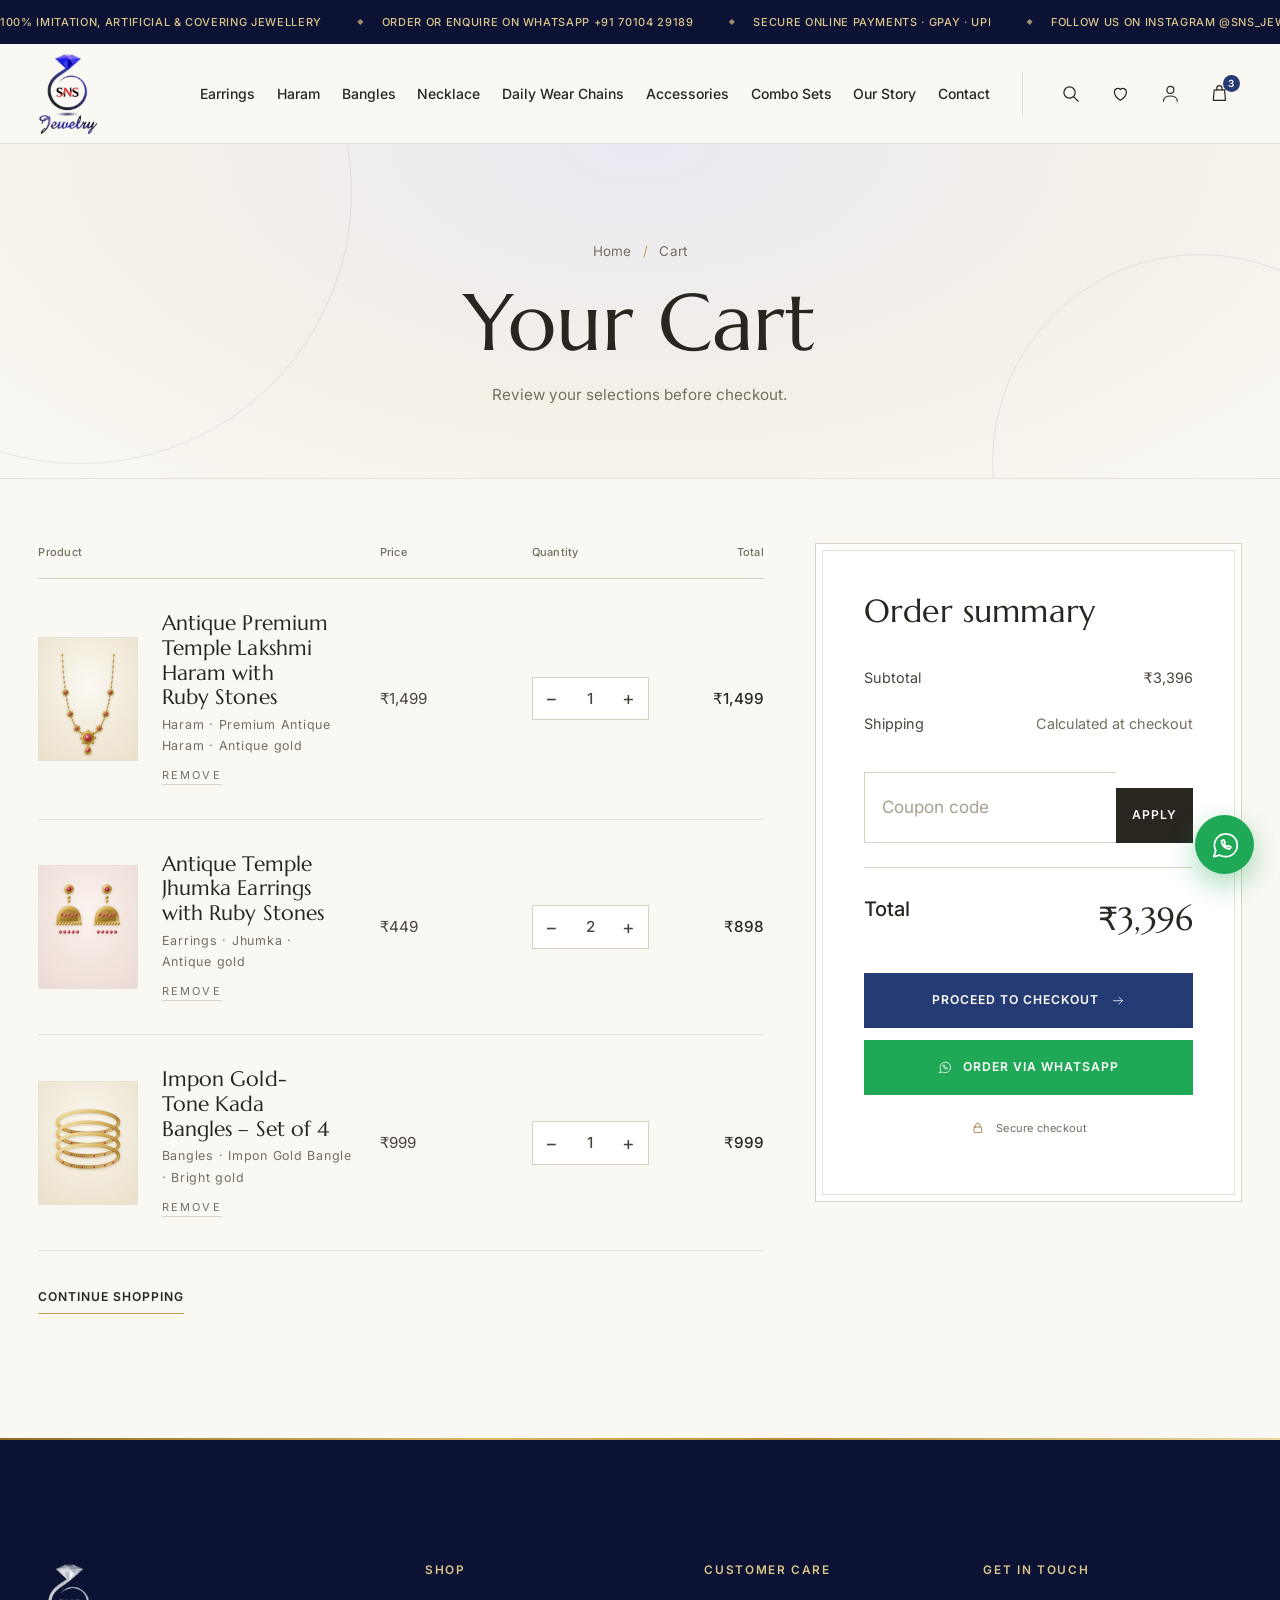
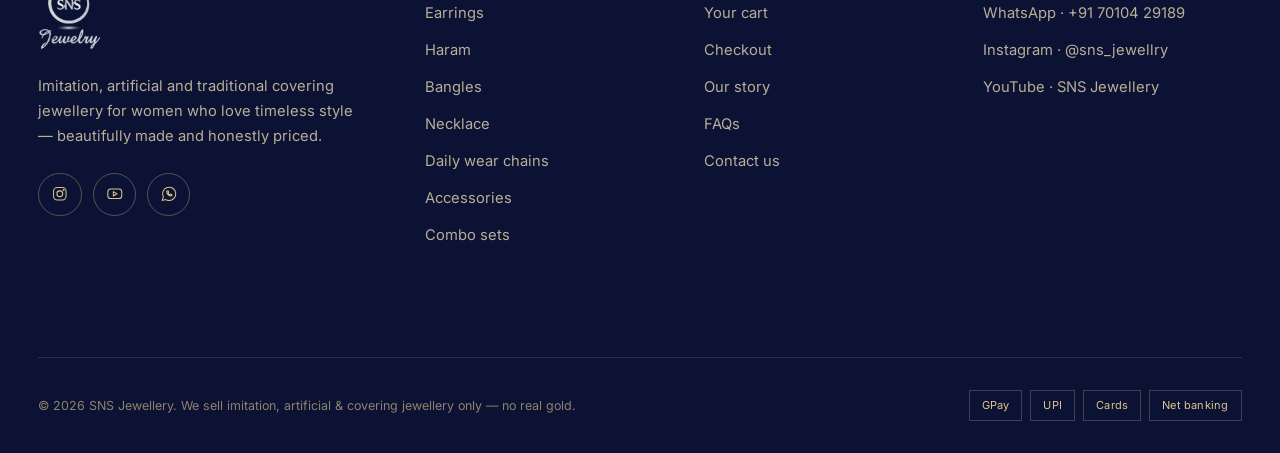
<file: cart.html>
<!DOCTYPE html>
<html lang="en">
<head>
<meta charset="utf-8">
<meta name="viewport" content="width=device-width, initial-scale=1">
<title>Your Cart — SNS Jewellery</title>
<meta name="description" content="SNS Jewellery — imitation, artificial and traditional covering jewellery in a modern white & gold collection.">
<meta name="theme-color" content="#FAF8F3">
<link rel="icon" href="assets/img/favicon.png" type="image/png">
<script>document.documentElement.className+=" js"</script>
<link rel="stylesheet" href="css/style.css">
<link rel="stylesheet" href="css/filters.css">
<script src="js/site.js" defer></script>
</head>
<body>
<a class="skip" href="#main">Skip to content</a>
<svg width="0" height="0" style="position:absolute" aria-hidden="true"><defs>
<symbol id="i-bag" viewBox="0 0 24 24"><path d="M6 8h12l1 12H5L6 8z"/><path d="M9 8V6a3 3 0 016 0v2"/></symbol>
<symbol id="i-search" viewBox="0 0 24 24"><circle cx="11" cy="11" r="6.5"/><path d="M16 16l5 5"/></symbol>
<symbol id="i-heart" viewBox="0 0 24 24"><path d="M12 20s-7-4.4-7-10a4 4 0 017-2.4A4 4 0 0119 10c0 5.6-7 10-7 10z"/></symbol>
<symbol id="i-user" viewBox="0 0 24 24"><circle cx="12" cy="8" r="4"/><path d="M4 21c0-4 4-6 8-6s8 2 8 6"/></symbol>
<symbol id="i-arrow" viewBox="0 0 24 24"><path d="M4 12h16M14 6l6 6-6 6"/></symbol>
<symbol id="i-wa" viewBox="0 0 24 24"><path d="M3 21l1.6-4.7A9 9 0 1112 21a9 9 0 01-4.3-1.1L3 21z"/><path d="M9 8.5c0 3.5 3 6.5 6.5 6.5l1-1.6-2-1-1 .8c-1-.4-2-1.3-2.4-2.4l.8-1-1-2L9 8.5z"/></symbol>
<symbol id="i-ig" viewBox="0 0 24 24"><rect x="3.5" y="3.5" width="17" height="17" rx="5"/><circle cx="12" cy="12" r="4"/><circle cx="17.2" cy="6.8" r=".6"/></symbol>
<symbol id="i-yt" viewBox="0 0 24 24"><rect x="2.5" y="5.5" width="19" height="13" rx="4"/><path d="M10 9l5 3-5 3z"/></symbol>
<symbol id="i-shield" viewBox="0 0 24 24"><path d="M12 3l8 3v6c0 5-3.5 8-8 9-4.5-1-8-4-8-9V6l8-3z"/><path d="M8.5 12l2.5 2.5 4.5-5"/></symbol>
<symbol id="i-gift" viewBox="0 0 24 24"><path d="M3 8h18v4H3zM5 12h14v9H5zM12 8v13"/><path d="M12 8c-2-4-6-3-5 0M12 8c2-4 6-3 5 0"/></symbol>
<symbol id="i-gem" viewBox="0 0 24 24"><path d="M6 4h12l3 5-9 11L3 9l3-5z"/><path d="M3 9h18M9 4l3 5 3-5M9 9l3 11 3-11"/></symbol>
<symbol id="i-lock" viewBox="0 0 24 24"><rect x="5" y="11" width="14" height="10" rx="1"/><path d="M8 11V8a4 4 0 018 0v3"/></symbol>
<symbol id="i-chat" viewBox="0 0 24 24"><path d="M4 5h16v11H9l-5 4V5z"/></symbol>
<symbol id="i-phone" viewBox="0 0 24 24"><path d="M5 4h4l2 5-2.5 1.5a11 11 0 005 5L15 13l5 2v4a2 2 0 01-2 2A16 16 0 013 6a2 2 0 012-2z"/></symbol>
<symbol id="i-truck" viewBox="0 0 24 24"><path d="M2 6h12v10H2zM14 10h4l3 3v3h-7"/><circle cx="7" cy="17.5" r="1.8"/><circle cx="17" cy="17.5" r="1.8"/></symbol>
<symbol id="i-pin" viewBox="0 0 24 24"><path d="M12 21s-7-6-7-11a7 7 0 0114 0c0 5-7 11-7 11z"/><circle cx="12" cy="10" r="2.5"/></symbol>
</defs></svg>
<div class="announce" role="region" aria-label="Announcements"><div class="announce__track"><span>100% imitation, artificial &amp; covering jewellery</span><span>Order or enquire on WhatsApp +91 70104 29189</span><span>Secure online payments · GPay · UPI</span><span>Follow us on Instagram @sns_jewellry</span><span>Traditional &amp; modern designs for every occasion</span><span>100% imitation, artificial &amp; covering jewellery</span><span>Order or enquire on WhatsApp +91 70104 29189</span><span>Secure online payments · GPay · UPI</span><span>Follow us on Instagram @sns_jewellry</span><span>Traditional &amp; modern designs for every occasion</span></div></div>
<header class="site-header">
  <input type="checkbox" id="nav-toggle" aria-label="Toggle menu">
  <div class="container bar">
    <a class="logo" href="index.html" aria-label="SNS Jewellery home">
      <img class="logo__img" src="assets/img/logo.png" alt="SNS Jewellery" width="356" height="483">
    </a>
    <nav class="nav" aria-label="Main"><ul><li class="has-sub"><a href="shop.html#c-earrings">Earrings</a><div class="sub"><div class="container sub__grid"><div class="sub__col"><h5>Shop styles</h5><div class="sub__links"><a href="shop.html#c-earrings">All Earrings</a><a href="shop.html#s-earrings-jhumka">Jhumka</a><a href="shop.html#s-earrings-stud">Stud</a><a href="shop.html#s-earrings-rosegold">Rose Gold Earring</a></div></div><div class="sub__col"><h5>Curated by</h5><div class="sub__links sub__links--1"><a href="shop.html#c-earrings">Latest Earrings</a><a href="shop.html#c-earrings,m-panchalogam">Panchalogam earrings</a><a href="shop.html#c-earrings,m-imitation">Imitation earrings</a><a href="shop.html#c-earrings,m-artificial">Artificial earrings</a></div></div><a class="sub__card" href="shop.html#s-earrings-stud"><img src="assets/img/p21.jpg" alt="" loading="lazy"><span>Stud</span></a><a class="sub__card" href="shop.html#s-earrings-jhumka"><img src="assets/img/p02.svg" alt="" loading="lazy"><span>Jhumka</span></a></div></div></li><li class="has-sub"><a href="shop.html#c-harams">Haram</a><div class="sub"><div class="container sub__grid"><div class="sub__col"><h5>Shop styles</h5><div class="sub__links"><a href="shop.html#c-harams">All Haram</a><a href="shop.html#s-harams-antique">Premium Antique Haram</a><a href="shop.html#s-harams-microgold">Micro Gold Haram</a><a href="shop.html#s-harams-forming">Forming Haram</a></div></div><div class="sub__col"><h5>Curated by</h5><div class="sub__links sub__links--1"><a href="shop.html#c-harams">Latest Haram</a><a href="shop.html#c-harams,m-covering">Covering haram</a></div></div><a class="sub__card" href="shop.html#s-harams-antique"><img src="assets/img/p01.svg" alt="" loading="lazy"><span>Premium Antique Haram</span></a><a class="sub__card" href="shop.html#s-harams-microgold"><img src="assets/img/p14.svg" alt="" loading="lazy"><span>Micro Gold Haram</span></a></div></div></li><li class="has-sub"><a href="shop.html#c-bangles">Bangles</a><div class="sub"><div class="container sub__grid"><div class="sub__col"><h5>Shop styles</h5><div class="sub__links"><a href="shop.html#c-bangles">All Bangles</a><a href="shop.html#s-bangles-impon">Impon Gold Bangle</a><a href="shop.html#s-bangles-matte">Premium Matte Bangle</a></div></div><div class="sub__col"><h5>Curated by</h5><div class="sub__links sub__links--1"><a href="shop.html#c-bangles">Latest Bangles</a><a href="shop.html#c-bangles,m-panchalogam">Panchalogam bangles</a><a href="shop.html#c-bangles,m-imitation">Imitation bangles</a></div></div><a class="sub__card" href="shop.html#s-bangles-impon"><img src="assets/img/p04.svg" alt="" loading="lazy"><span>Impon Gold Bangle</span></a><a class="sub__card" href="shop.html#s-bangles-matte"><img src="assets/img/p10.svg" alt="" loading="lazy"><span>Premium Matte Bangle</span></a></div></div></li><li class="has-sub"><a href="shop.html#c-necklaces">Necklace</a><div class="sub"><div class="container sub__grid"><div class="sub__col"><h5>Shop styles</h5><div class="sub__links"><a href="shop.html#c-necklaces">All Necklace</a><a href="shop.html#s-necklaces-antique">Premium Antique Necklace</a><a href="shop.html#s-necklaces-microgold">Micro Gold Necklace</a><a href="shop.html#s-necklaces-adstone">AD Stone Necklace</a></div></div><div class="sub__col"><h5>Curated by</h5><div class="sub__links sub__links--1"><a href="shop.html#c-necklaces">Latest Necklace</a><a href="shop.html#c-necklaces,m-artificial">Artificial necklace</a><a href="shop.html#c-necklaces,m-imitation">Imitation necklace</a></div></div><a class="sub__card" href="shop.html#s-necklaces-antique"><img src="assets/img/p03.svg" alt="" loading="lazy"><span>Premium Antique Necklace</span></a><a class="sub__card" href="shop.html#s-necklaces-adstone"><img src="assets/img/p05.svg" alt="" loading="lazy"><span>AD Stone Necklace</span></a></div></div></li><li class="has-sub"><a href="shop.html#c-chains">Daily Wear Chains</a><div class="sub"><div class="container sub__grid"><div class="sub__col"><h5>Shop styles</h5><div class="sub__links"><a href="shop.html#c-chains">All Daily Wear Chain</a><a href="shop.html#s-chains-chain">Chain</a><a href="shop.html#s-chains-mugappu">Mugappu Chain</a><a href="shop.html#s-chains-dollar">Dollar Chain</a></div></div><div class="sub__col"><h5>Curated by</h5><div class="sub__links sub__links--1"><a href="shop.html#c-chains">Latest Daily Wear Chain</a><a href="shop.html#c-chains,m-covering">Covering daily wear chain</a></div></div><a class="sub__card" href="shop.html#s-chains-mugappu"><img src="assets/img/p09.svg" alt="" loading="lazy"><span>Mugappu Chain</span></a><a class="sub__card" href="shop.html#s-chains-dollar"><img src="assets/img/p20.svg" alt="" loading="lazy"><span>Dollar Chain</span></a></div></div></li><li class="has-sub"><a href="shop.html#c-accessories">Accessories</a><div class="sub"><div class="container sub__grid"><div class="sub__col"><h5>Shop styles</h5><div class="sub__links"><a href="shop.html#c-accessories">All Accessories</a><a href="shop.html#s-accessories-pendant">Pendant</a><a href="shop.html#s-accessories-ring">Finger Ring</a><a href="shop.html#s-accessories-bracelet">Bracelet</a><a href="shop.html#s-accessories-head">Head Accessories</a><a href="shop.html#s-accessories-leg">Leg Accessories</a><a href="shop.html#s-accessories-hip">Hip Chain</a></div></div><div class="sub__col"><h5>Curated by</h5><div class="sub__links sub__links--1"><a href="shop.html#c-accessories">Latest Accessories</a><a href="shop.html#c-accessories,m-covering">Covering accessories</a><a href="shop.html#c-accessories,m-panchalogam">Panchalogam accessories</a><a href="shop.html#c-accessories,m-imitation">Imitation accessories</a></div></div><a class="sub__card" href="shop.html#s-accessories-head"><img src="assets/img/p06.svg" alt="" loading="lazy"><span>Head Accessories</span></a><a class="sub__card" href="shop.html#s-accessories-leg"><img src="assets/img/p07.svg" alt="" loading="lazy"><span>Leg Accessories</span></a></div></div></li><li class="has-sub"><a href="shop.html#c-combos">Combo Sets</a><div class="sub"><div class="container sub__grid"><div class="sub__col"><h5>Shop styles</h5><div class="sub__links"><a href="shop.html#c-combos">All Combo Set</a></div></div><div class="sub__col"><h5>Curated by</h5><div class="sub__links sub__links--1"><a href="shop.html#c-combos">Latest Combo Set</a><a href="shop.html#c-combos,m-covering">Covering combo set</a><a href="shop.html#c-combos,m-artificial">Artificial combo set</a></div></div><a class="sub__card" href="shop.html#c-combos"><img src="assets/img/p12.svg" alt="" loading="lazy"><span>Combo Set</span></a><a class="sub__card" href="shop.html#c-combos"><img src="assets/img/p19.svg" alt="" loading="lazy"><span>Combo Set</span></a></div></div></li><li><a href="about.html">Our Story</a></li><li><a href="contact.html">Contact</a></li></ul></nav>
    <div class="actions">
      <a class="icon-btn hide-m" href="shop.html" aria-label="Search"><svg class="i " aria-hidden="true"><use href="#i-search"/></svg></a>
      <a class="icon-btn" href="wishlist.html" aria-label="Wishlist"><svg class="i " aria-hidden="true"><use href="#i-heart"/></svg><span class="badge" data-wish-count hidden>0</span></a>
      <a class="icon-btn hide-m" href="#" aria-label="Account"><svg class="i " aria-hidden="true"><use href="#i-user"/></svg></a>
      <a class="icon-btn" href="cart.html" aria-label="Cart, 3 items"><svg class="i " aria-hidden="true"><use href="#i-bag"/></svg><span class="badge">3</span></a>
      <label class="burger" for="nav-toggle" aria-label="Menu"><span></span></label>
    </div>
  </div>
</header>
<main id="main">
<section class="page-hero"><div class="container">
  <ul class="crumbs rise" style="--i:0"><li><a href="index.html">Home</a></li><li>Cart</li></ul>
  <h1 class="rise" style="--i:1">Your Cart</h1>
  <p class="rise" style="--i:2">Review your selections before checkout.</p>
</div></section>
<section class="section" style="padding-top:var(--s-8)">
  <div class="container cart">
    <div>
      <div class="cart-head"><span>Product</span><span>Price</span><span>Quantity</span><span style="text-align:right">Total</span></div>
      <div class="cart-row">
  <div class="cart-item"><img src="assets/img/p01.svg" alt=""><div><h3>Antique Premium Temple Lakshmi Haram with Ruby Stones</h3><p>Haram · Premium Antique Haram · Antique gold</p><a class="remove" href="#">Remove</a></div></div>
  <span>₹1,499</span>
  <div class="qty"><button type="button" aria-label="Decrease">−</button><input type="text" value="1" aria-label="Quantity"><button type="button" aria-label="Increase">+</button></div>
  <span class="total">₹1,499</span>
</div><div class="cart-row">
  <div class="cart-item"><img src="assets/img/p02.svg" alt=""><div><h3>Antique Temple Jhumka Earrings with Ruby Stones</h3><p>Earrings · Jhumka · Antique gold</p><a class="remove" href="#">Remove</a></div></div>
  <span>₹449</span>
  <div class="qty"><button type="button" aria-label="Decrease">−</button><input type="text" value="2" aria-label="Quantity"><button type="button" aria-label="Increase">+</button></div>
  <span class="total">₹898</span>
</div><div class="cart-row">
  <div class="cart-item"><img src="assets/img/p04.svg" alt=""><div><h3>Impon Gold-Tone Kada Bangles – Set of 4</h3><p>Bangles · Impon Gold Bangle · Bright gold</p><a class="remove" href="#">Remove</a></div></div>
  <span>₹999</span>
  <div class="qty"><button type="button" aria-label="Decrease">−</button><input type="text" value="1" aria-label="Quantity"><button type="button" aria-label="Increase">+</button></div>
  <span class="total">₹999</span>
</div>
      <div style="margin-top:var(--s-6)"><a class="link-arrow" href="shop.html">Continue shopping</a></div>
    </div>
    <aside class="summary">
      <h3>Order summary</h3>
      <div class="sum-row"><span>Subtotal</span><span>₹3,396</span></div>
      <div class="sum-row"><span>Shipping</span><span class="muted">Calculated at checkout</span></div>
      <form class="coupon" action="#" method="post"><input class="input" type="text" name="coupon" placeholder="Coupon code" aria-label="Coupon code"><button class="btn btn--sm" type="submit">Apply</button></form>
      <div class="sum-row grand"><span>Total</span><strong>₹3,396</strong></div>
      <a class="btn btn--gold btn--block" href="checkout.html">Proceed to checkout <svg class="i " aria-hidden="true"><use href="#i-arrow"/></svg></a>
      <a class="btn wa-btn btn--block" style="margin:var(--s-3) 0 0" href="https://wa.me/917010429189?text=Hi%20SNS%20Jewellery%2C%20I%20would%20like%20to%20enquire%20about%20your%20jewellery." target="_blank" rel="noopener"><svg class="i " aria-hidden="true"><use href="#i-wa"/></svg> Order via WhatsApp</a>
      <p class="secure"><svg class="i " aria-hidden="true"><use href="#i-lock"/></svg> Secure checkout</p>
    </aside>
  </div>
</section>
</main>
<footer class="site-footer">
  <div class="container">
    <div class="footer__grid">
      <div>
        <a class="logo" href="index.html" aria-label="SNS Jewellery home"><img class="logo__img" src="assets/img/logo.png" alt="SNS Jewellery" width="356" height="483"></a>
        <p class="footer__about">Imitation, artificial and traditional covering jewellery for women who love timeless style — beautifully made and honestly priced.</p>
        <div class="socials">
          <a href="https://www.instagram.com/sns_jewellry?psln=MWFnM2Iwc25meHJ3" target="_blank" rel="noopener" aria-label="Instagram"><svg class="i " aria-hidden="true"><use href="#i-ig"/></svg></a>
          <a href="https://youtube.com/@snsjewellery9540?si=thpF3MOT4YrfwC4u" target="_blank" rel="noopener" aria-label="YouTube"><svg class="i " aria-hidden="true"><use href="#i-yt"/></svg></a>
          <a href="https://wa.me/917010429189?text=Hi%20SNS%20Jewellery%2C%20I%20would%20like%20to%20enquire%20about%20your%20jewellery." target="_blank" rel="noopener" aria-label="WhatsApp"><svg class="i " aria-hidden="true"><use href="#i-wa"/></svg></a>
        </div>
      </div>
      <div><h4>Shop</h4><ul>
        <li><a href="shop.html#c-earrings">Earrings</a></li><li><a href="shop.html#c-harams">Haram</a></li>
        <li><a href="shop.html#c-bangles">Bangles</a></li><li><a href="shop.html#c-necklaces">Necklace</a></li>
        <li><a href="shop.html#c-chains">Daily wear chains</a></li><li><a href="shop.html#c-accessories">Accessories</a></li>
        <li><a href="shop.html#c-combos">Combo sets</a></li></ul></div>
      <div><h4>Customer care</h4><ul>
        <li><a href="cart.html">Your cart</a></li><li><a href="checkout.html">Checkout</a></li>
        <li><a href="about.html">Our story</a></li><li><a href="contact.html#faq">FAQs</a></li><li><a href="contact.html">Contact us</a></li></ul></div>
      <div><h4>Get in touch</h4><ul>
        <li><a href="https://wa.me/917010429189?text=Hi%20SNS%20Jewellery%2C%20I%20would%20like%20to%20enquire%20about%20your%20jewellery." target="_blank" rel="noopener">WhatsApp · +91 70104 29189</a></li>
        <li><a href="https://www.instagram.com/sns_jewellry?psln=MWFnM2Iwc25meHJ3" target="_blank" rel="noopener">Instagram · @sns_jewellry</a></li>
        <li><a href="https://youtube.com/@snsjewellery9540?si=thpF3MOT4YrfwC4u" target="_blank" rel="noopener">YouTube · SNS Jewellery</a></li></ul></div>
    </div>
    <div class="footer__bottom">
      <p style="margin:0">© 2026 SNS Jewellery. We sell imitation, artificial &amp; covering jewellery only — no real gold.</p>
      <div class="pay"><span>GPay</span><span>UPI</span><span>Cards</span><span>Net banking</span></div>
    </div>
  </div>
</footer>
<a class="wa-float" href="https://wa.me/917010429189?text=Hi%20SNS%20Jewellery%2C%20I%20would%20like%20to%20enquire%20about%20your%20jewellery." target="_blank" rel="noopener" aria-label="Chat on WhatsApp"><svg class="i " aria-hidden="true"><use href="#i-wa"/></svg><span>Chat with us</span></a>
</body>
</html>
</file>
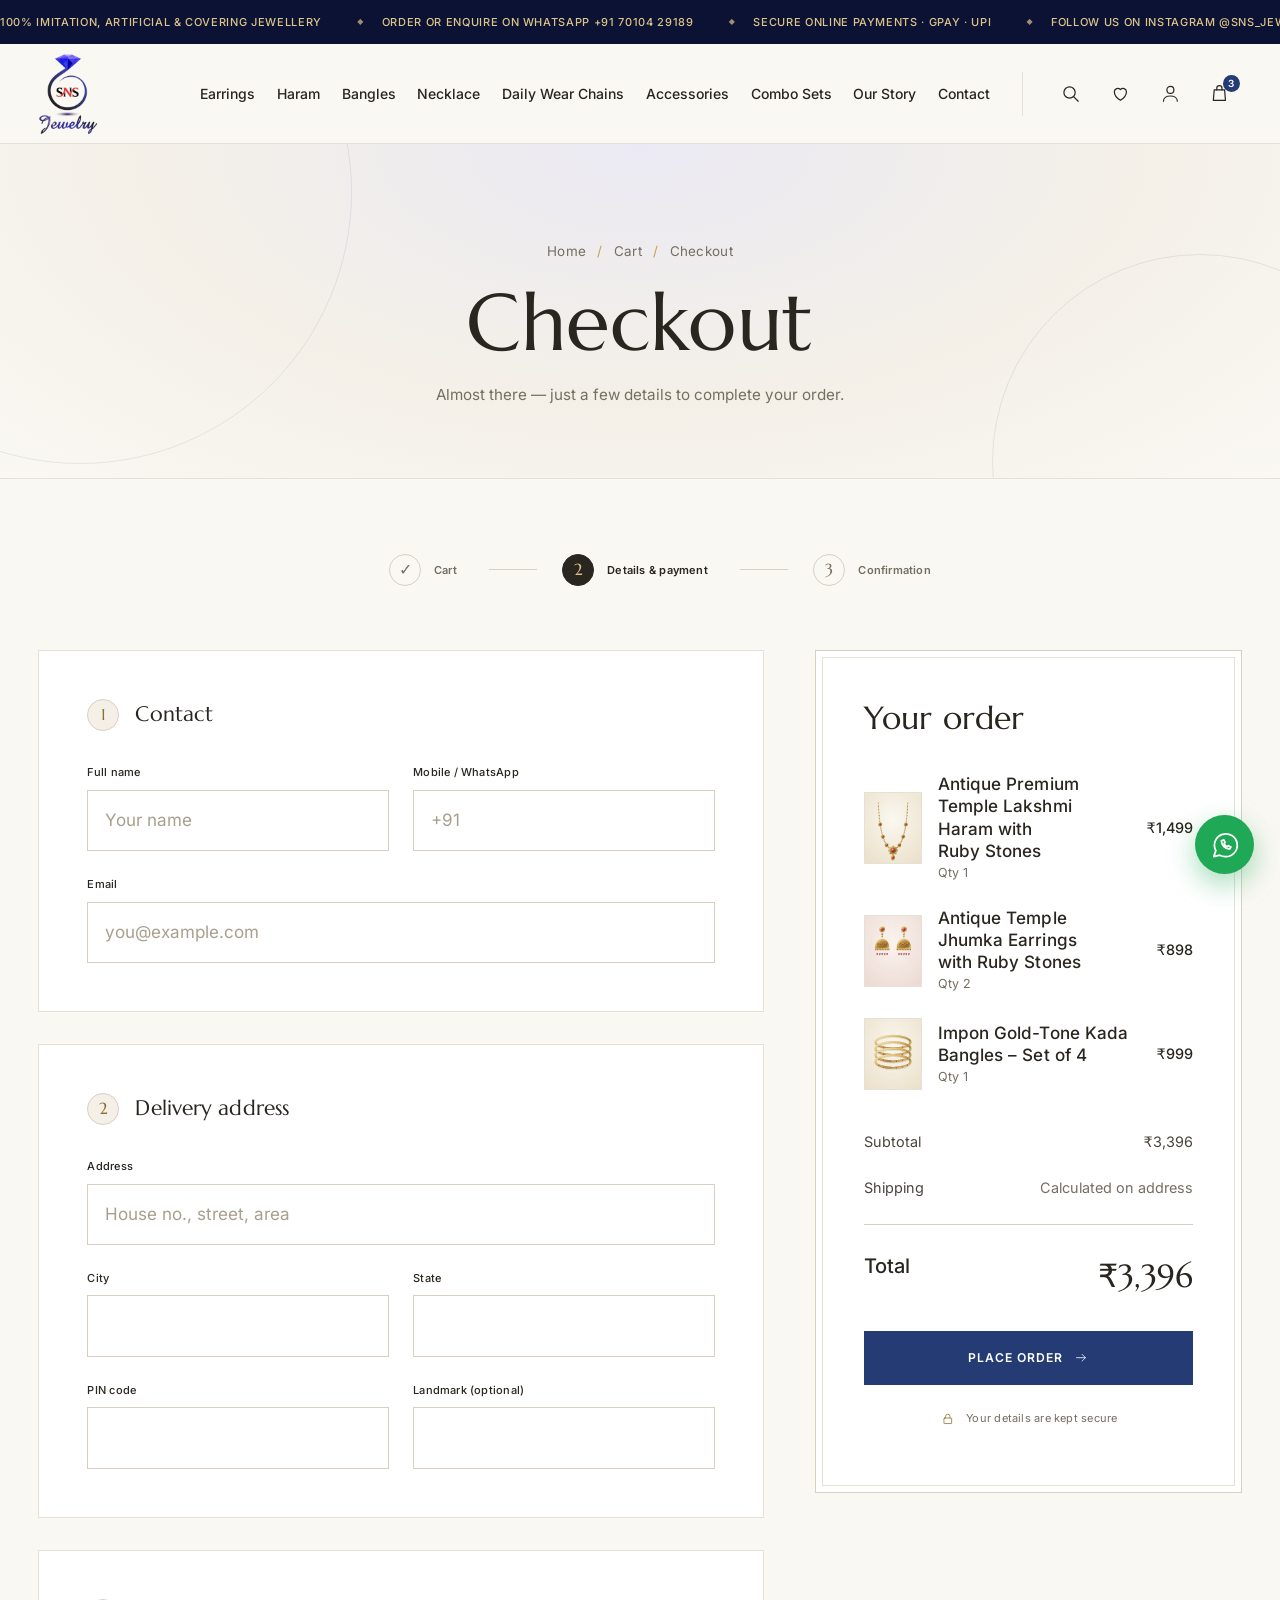
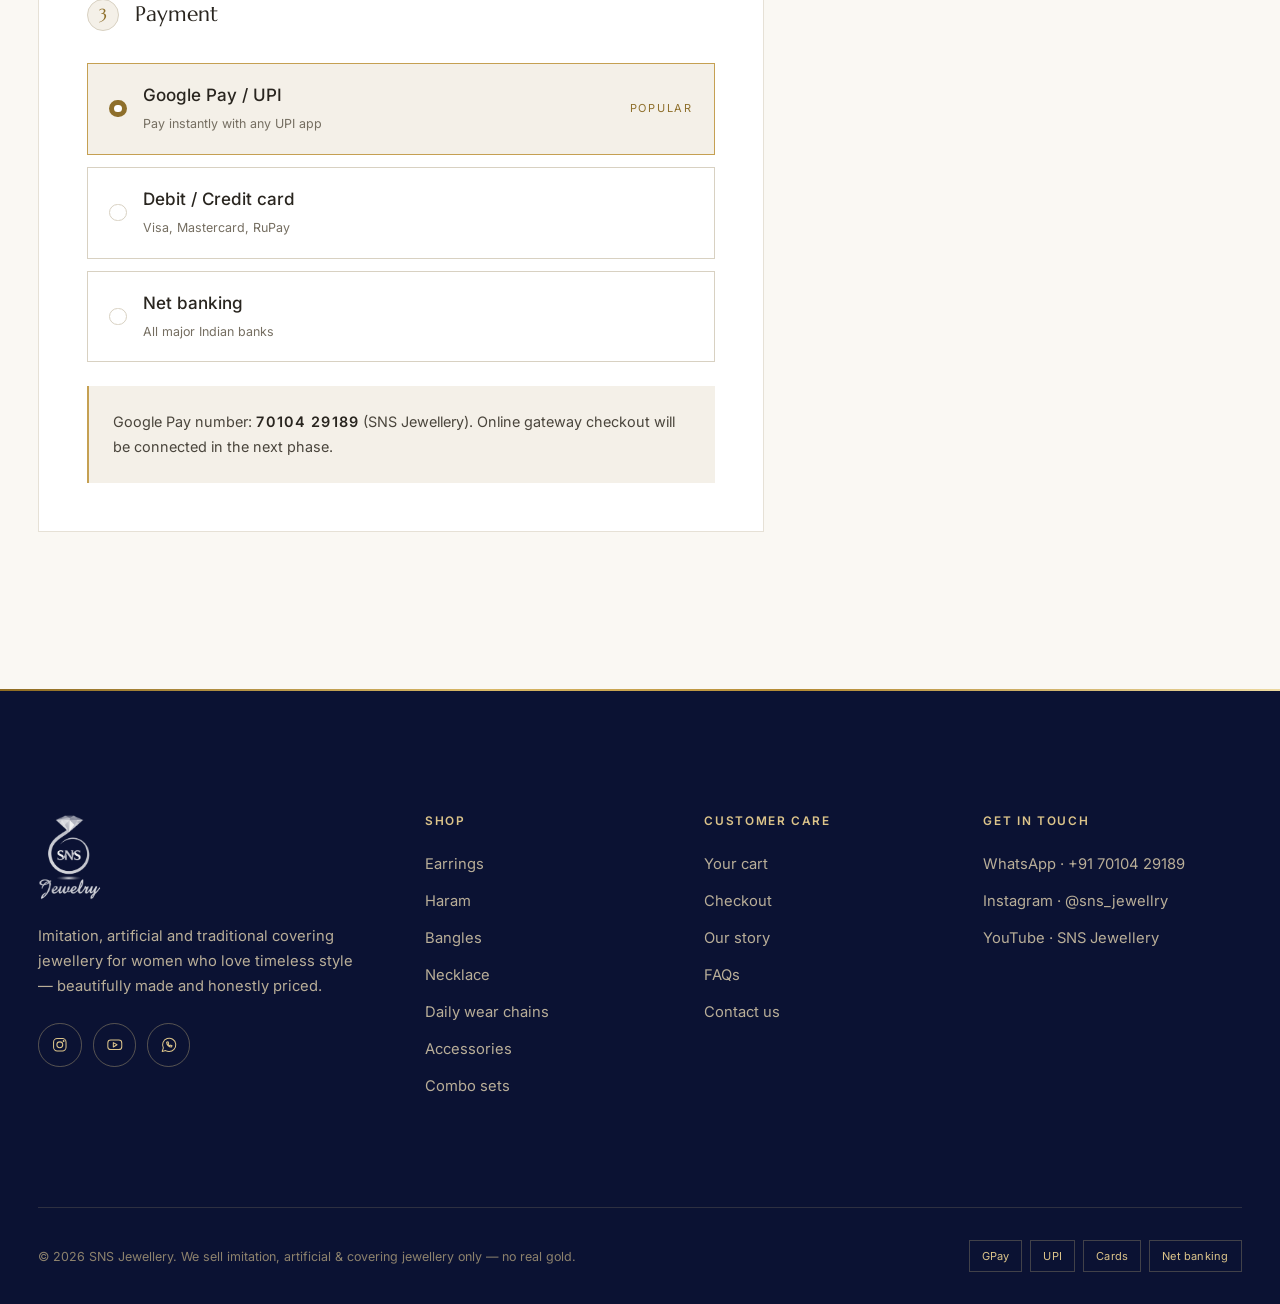
<file: checkout.html>
<!DOCTYPE html>
<html lang="en">
<head>
<meta charset="utf-8">
<meta name="viewport" content="width=device-width, initial-scale=1">
<title>Checkout — SNS Jewellery</title>
<meta name="description" content="SNS Jewellery — imitation, artificial and traditional covering jewellery in a modern white & gold collection.">
<meta name="theme-color" content="#FAF8F3">
<link rel="icon" href="assets/img/favicon.png" type="image/png">
<script>document.documentElement.className+=" js"</script>
<link rel="stylesheet" href="css/style.css">
<link rel="stylesheet" href="css/filters.css">
<script src="js/site.js" defer></script>
</head>
<body>
<a class="skip" href="#main">Skip to content</a>
<svg width="0" height="0" style="position:absolute" aria-hidden="true"><defs>
<symbol id="i-bag" viewBox="0 0 24 24"><path d="M6 8h12l1 12H5L6 8z"/><path d="M9 8V6a3 3 0 016 0v2"/></symbol>
<symbol id="i-search" viewBox="0 0 24 24"><circle cx="11" cy="11" r="6.5"/><path d="M16 16l5 5"/></symbol>
<symbol id="i-heart" viewBox="0 0 24 24"><path d="M12 20s-7-4.4-7-10a4 4 0 017-2.4A4 4 0 0119 10c0 5.6-7 10-7 10z"/></symbol>
<symbol id="i-user" viewBox="0 0 24 24"><circle cx="12" cy="8" r="4"/><path d="M4 21c0-4 4-6 8-6s8 2 8 6"/></symbol>
<symbol id="i-arrow" viewBox="0 0 24 24"><path d="M4 12h16M14 6l6 6-6 6"/></symbol>
<symbol id="i-wa" viewBox="0 0 24 24"><path d="M3 21l1.6-4.7A9 9 0 1112 21a9 9 0 01-4.3-1.1L3 21z"/><path d="M9 8.5c0 3.5 3 6.5 6.5 6.5l1-1.6-2-1-1 .8c-1-.4-2-1.3-2.4-2.4l.8-1-1-2L9 8.5z"/></symbol>
<symbol id="i-ig" viewBox="0 0 24 24"><rect x="3.5" y="3.5" width="17" height="17" rx="5"/><circle cx="12" cy="12" r="4"/><circle cx="17.2" cy="6.8" r=".6"/></symbol>
<symbol id="i-yt" viewBox="0 0 24 24"><rect x="2.5" y="5.5" width="19" height="13" rx="4"/><path d="M10 9l5 3-5 3z"/></symbol>
<symbol id="i-shield" viewBox="0 0 24 24"><path d="M12 3l8 3v6c0 5-3.5 8-8 9-4.5-1-8-4-8-9V6l8-3z"/><path d="M8.5 12l2.5 2.5 4.5-5"/></symbol>
<symbol id="i-gift" viewBox="0 0 24 24"><path d="M3 8h18v4H3zM5 12h14v9H5zM12 8v13"/><path d="M12 8c-2-4-6-3-5 0M12 8c2-4 6-3 5 0"/></symbol>
<symbol id="i-gem" viewBox="0 0 24 24"><path d="M6 4h12l3 5-9 11L3 9l3-5z"/><path d="M3 9h18M9 4l3 5 3-5M9 9l3 11 3-11"/></symbol>
<symbol id="i-lock" viewBox="0 0 24 24"><rect x="5" y="11" width="14" height="10" rx="1"/><path d="M8 11V8a4 4 0 018 0v3"/></symbol>
<symbol id="i-chat" viewBox="0 0 24 24"><path d="M4 5h16v11H9l-5 4V5z"/></symbol>
<symbol id="i-phone" viewBox="0 0 24 24"><path d="M5 4h4l2 5-2.5 1.5a11 11 0 005 5L15 13l5 2v4a2 2 0 01-2 2A16 16 0 013 6a2 2 0 012-2z"/></symbol>
<symbol id="i-truck" viewBox="0 0 24 24"><path d="M2 6h12v10H2zM14 10h4l3 3v3h-7"/><circle cx="7" cy="17.5" r="1.8"/><circle cx="17" cy="17.5" r="1.8"/></symbol>
<symbol id="i-pin" viewBox="0 0 24 24"><path d="M12 21s-7-6-7-11a7 7 0 0114 0c0 5-7 11-7 11z"/><circle cx="12" cy="10" r="2.5"/></symbol>
</defs></svg>
<div class="announce" role="region" aria-label="Announcements"><div class="announce__track"><span>100% imitation, artificial &amp; covering jewellery</span><span>Order or enquire on WhatsApp +91 70104 29189</span><span>Secure online payments · GPay · UPI</span><span>Follow us on Instagram @sns_jewellry</span><span>Traditional &amp; modern designs for every occasion</span><span>100% imitation, artificial &amp; covering jewellery</span><span>Order or enquire on WhatsApp +91 70104 29189</span><span>Secure online payments · GPay · UPI</span><span>Follow us on Instagram @sns_jewellry</span><span>Traditional &amp; modern designs for every occasion</span></div></div>
<header class="site-header">
  <input type="checkbox" id="nav-toggle" aria-label="Toggle menu">
  <div class="container bar">
    <a class="logo" href="index.html" aria-label="SNS Jewellery home">
      <img class="logo__img" src="assets/img/logo.png" alt="SNS Jewellery" width="356" height="483">
    </a>
    <nav class="nav" aria-label="Main"><ul><li class="has-sub"><a href="shop.html#c-earrings">Earrings</a><div class="sub"><div class="container sub__grid"><div class="sub__col"><h5>Shop styles</h5><div class="sub__links"><a href="shop.html#c-earrings">All Earrings</a><a href="shop.html#s-earrings-jhumka">Jhumka</a><a href="shop.html#s-earrings-stud">Stud</a><a href="shop.html#s-earrings-rosegold">Rose Gold Earring</a></div></div><div class="sub__col"><h5>Curated by</h5><div class="sub__links sub__links--1"><a href="shop.html#c-earrings">Latest Earrings</a><a href="shop.html#c-earrings,m-panchalogam">Panchalogam earrings</a><a href="shop.html#c-earrings,m-imitation">Imitation earrings</a><a href="shop.html#c-earrings,m-artificial">Artificial earrings</a></div></div><a class="sub__card" href="shop.html#s-earrings-stud"><img src="assets/img/p21.jpg" alt="" loading="lazy"><span>Stud</span></a><a class="sub__card" href="shop.html#s-earrings-jhumka"><img src="assets/img/p02.svg" alt="" loading="lazy"><span>Jhumka</span></a></div></div></li><li class="has-sub"><a href="shop.html#c-harams">Haram</a><div class="sub"><div class="container sub__grid"><div class="sub__col"><h5>Shop styles</h5><div class="sub__links"><a href="shop.html#c-harams">All Haram</a><a href="shop.html#s-harams-antique">Premium Antique Haram</a><a href="shop.html#s-harams-microgold">Micro Gold Haram</a><a href="shop.html#s-harams-forming">Forming Haram</a></div></div><div class="sub__col"><h5>Curated by</h5><div class="sub__links sub__links--1"><a href="shop.html#c-harams">Latest Haram</a><a href="shop.html#c-harams,m-covering">Covering haram</a></div></div><a class="sub__card" href="shop.html#s-harams-antique"><img src="assets/img/p01.svg" alt="" loading="lazy"><span>Premium Antique Haram</span></a><a class="sub__card" href="shop.html#s-harams-microgold"><img src="assets/img/p14.svg" alt="" loading="lazy"><span>Micro Gold Haram</span></a></div></div></li><li class="has-sub"><a href="shop.html#c-bangles">Bangles</a><div class="sub"><div class="container sub__grid"><div class="sub__col"><h5>Shop styles</h5><div class="sub__links"><a href="shop.html#c-bangles">All Bangles</a><a href="shop.html#s-bangles-impon">Impon Gold Bangle</a><a href="shop.html#s-bangles-matte">Premium Matte Bangle</a></div></div><div class="sub__col"><h5>Curated by</h5><div class="sub__links sub__links--1"><a href="shop.html#c-bangles">Latest Bangles</a><a href="shop.html#c-bangles,m-panchalogam">Panchalogam bangles</a><a href="shop.html#c-bangles,m-imitation">Imitation bangles</a></div></div><a class="sub__card" href="shop.html#s-bangles-impon"><img src="assets/img/p04.svg" alt="" loading="lazy"><span>Impon Gold Bangle</span></a><a class="sub__card" href="shop.html#s-bangles-matte"><img src="assets/img/p10.svg" alt="" loading="lazy"><span>Premium Matte Bangle</span></a></div></div></li><li class="has-sub"><a href="shop.html#c-necklaces">Necklace</a><div class="sub"><div class="container sub__grid"><div class="sub__col"><h5>Shop styles</h5><div class="sub__links"><a href="shop.html#c-necklaces">All Necklace</a><a href="shop.html#s-necklaces-antique">Premium Antique Necklace</a><a href="shop.html#s-necklaces-microgold">Micro Gold Necklace</a><a href="shop.html#s-necklaces-adstone">AD Stone Necklace</a></div></div><div class="sub__col"><h5>Curated by</h5><div class="sub__links sub__links--1"><a href="shop.html#c-necklaces">Latest Necklace</a><a href="shop.html#c-necklaces,m-artificial">Artificial necklace</a><a href="shop.html#c-necklaces,m-imitation">Imitation necklace</a></div></div><a class="sub__card" href="shop.html#s-necklaces-antique"><img src="assets/img/p03.svg" alt="" loading="lazy"><span>Premium Antique Necklace</span></a><a class="sub__card" href="shop.html#s-necklaces-adstone"><img src="assets/img/p05.svg" alt="" loading="lazy"><span>AD Stone Necklace</span></a></div></div></li><li class="has-sub"><a href="shop.html#c-chains">Daily Wear Chains</a><div class="sub"><div class="container sub__grid"><div class="sub__col"><h5>Shop styles</h5><div class="sub__links"><a href="shop.html#c-chains">All Daily Wear Chain</a><a href="shop.html#s-chains-chain">Chain</a><a href="shop.html#s-chains-mugappu">Mugappu Chain</a><a href="shop.html#s-chains-dollar">Dollar Chain</a></div></div><div class="sub__col"><h5>Curated by</h5><div class="sub__links sub__links--1"><a href="shop.html#c-chains">Latest Daily Wear Chain</a><a href="shop.html#c-chains,m-covering">Covering daily wear chain</a></div></div><a class="sub__card" href="shop.html#s-chains-mugappu"><img src="assets/img/p09.svg" alt="" loading="lazy"><span>Mugappu Chain</span></a><a class="sub__card" href="shop.html#s-chains-dollar"><img src="assets/img/p20.svg" alt="" loading="lazy"><span>Dollar Chain</span></a></div></div></li><li class="has-sub"><a href="shop.html#c-accessories">Accessories</a><div class="sub"><div class="container sub__grid"><div class="sub__col"><h5>Shop styles</h5><div class="sub__links"><a href="shop.html#c-accessories">All Accessories</a><a href="shop.html#s-accessories-pendant">Pendant</a><a href="shop.html#s-accessories-ring">Finger Ring</a><a href="shop.html#s-accessories-bracelet">Bracelet</a><a href="shop.html#s-accessories-head">Head Accessories</a><a href="shop.html#s-accessories-leg">Leg Accessories</a><a href="shop.html#s-accessories-hip">Hip Chain</a></div></div><div class="sub__col"><h5>Curated by</h5><div class="sub__links sub__links--1"><a href="shop.html#c-accessories">Latest Accessories</a><a href="shop.html#c-accessories,m-covering">Covering accessories</a><a href="shop.html#c-accessories,m-panchalogam">Panchalogam accessories</a><a href="shop.html#c-accessories,m-imitation">Imitation accessories</a></div></div><a class="sub__card" href="shop.html#s-accessories-head"><img src="assets/img/p06.svg" alt="" loading="lazy"><span>Head Accessories</span></a><a class="sub__card" href="shop.html#s-accessories-leg"><img src="assets/img/p07.svg" alt="" loading="lazy"><span>Leg Accessories</span></a></div></div></li><li class="has-sub"><a href="shop.html#c-combos">Combo Sets</a><div class="sub"><div class="container sub__grid"><div class="sub__col"><h5>Shop styles</h5><div class="sub__links"><a href="shop.html#c-combos">All Combo Set</a></div></div><div class="sub__col"><h5>Curated by</h5><div class="sub__links sub__links--1"><a href="shop.html#c-combos">Latest Combo Set</a><a href="shop.html#c-combos,m-covering">Covering combo set</a><a href="shop.html#c-combos,m-artificial">Artificial combo set</a></div></div><a class="sub__card" href="shop.html#c-combos"><img src="assets/img/p12.svg" alt="" loading="lazy"><span>Combo Set</span></a><a class="sub__card" href="shop.html#c-combos"><img src="assets/img/p19.svg" alt="" loading="lazy"><span>Combo Set</span></a></div></div></li><li><a href="about.html">Our Story</a></li><li><a href="contact.html">Contact</a></li></ul></nav>
    <div class="actions">
      <a class="icon-btn hide-m" href="shop.html" aria-label="Search"><svg class="i " aria-hidden="true"><use href="#i-search"/></svg></a>
      <a class="icon-btn" href="wishlist.html" aria-label="Wishlist"><svg class="i " aria-hidden="true"><use href="#i-heart"/></svg><span class="badge" data-wish-count hidden>0</span></a>
      <a class="icon-btn hide-m" href="#" aria-label="Account"><svg class="i " aria-hidden="true"><use href="#i-user"/></svg></a>
      <a class="icon-btn" href="cart.html" aria-label="Cart, 3 items"><svg class="i " aria-hidden="true"><use href="#i-bag"/></svg><span class="badge">3</span></a>
      <label class="burger" for="nav-toggle" aria-label="Menu"><span></span></label>
    </div>
  </div>
</header>
<main id="main">
<section class="page-hero"><div class="container">
  <ul class="crumbs rise" style="--i:0"><li><a href="index.html">Home</a></li><li><a href="cart.html">Cart</a></li><li>Checkout</li></ul>
  <h1 class="rise" style="--i:1">Checkout</h1>
  <p class="rise" style="--i:2">Almost there — just a few details to complete your order.</p>
</div></section>
<section class="section" style="padding-top:var(--s-8)">
  <div class="container">
    <ol class="steps"><li><span>✓</span><b>Cart</b></li><li class="on"><span>2</span><b>Details &amp; payment</b></li><li><span>3</span><b>Confirmation</b></li></ol>
    <form class="cart" action="#" method="post">
      <div>
        <div class="panel"><h3><i>1</i>Contact</h3>
          <div class="form-grid">
            <div class="field"><label for="name">Full name</label><input class="input" id="name" name="name" type="text" placeholder="Your name" required></div>
            <div class="field"><label for="phone">Mobile / WhatsApp</label><input class="input" id="phone" name="phone" type="tel" placeholder="+91" required></div>
            <div class="field full"><label for="email">Email</label><input class="input" id="email" name="email" type="email" placeholder="you@example.com"></div>
          </div></div>
        <div class="panel"><h3><i>2</i>Delivery address</h3>
          <div class="form-grid">
            <div class="field full"><label for="addr">Address</label><input class="input" id="addr" name="address" type="text" placeholder="House no., street, area" required></div>
            <div class="field"><label for="city">City</label><input class="input" id="city" name="city" type="text" required></div>
            <div class="field"><label for="state">State</label><input class="input" id="state" name="state" type="text" required></div>
            <div class="field"><label for="pin">PIN code</label><input class="input" id="pin" name="pincode" type="text" inputmode="numeric" required></div>
            <div class="field"><label for="landmark">Landmark (optional)</label><input class="input" id="landmark" name="landmark" type="text"></div>
          </div></div>
        <div class="panel"><h3><i>3</i>Payment</h3>
          <div class="paylist">
            <input type="radio" name="pay" id="pay1" checked><label for="pay1"><span><b>Google Pay / UPI</b><small>Pay instantly with any UPI app</small></span><em>Popular</em></label>
            <input type="radio" name="pay" id="pay2"><label for="pay2"><span><b>Debit / Credit card</b><small>Visa, Mastercard, RuPay</small></span></label>
            <input type="radio" name="pay" id="pay3"><label for="pay3"><span><b>Net banking</b><small>All major Indian banks</small></span></label>
          </div>
          <div class="gpay-note">Google Pay number: <strong>70104 29189</strong> (SNS Jewellery). Online gateway checkout will be connected in the next phase.</div>
        </div>
      </div>
      <aside class="summary">
        <h3>Your order</h3>
        <div class="mini"><img src="assets/img/p01.svg" alt=""><div><h4>Antique Premium Temple Lakshmi Haram with Ruby Stones</h4><p>Qty 1</p></div><span class="amt">₹1,499</span></div><div class="mini"><img src="assets/img/p02.svg" alt=""><div><h4>Antique Temple Jhumka Earrings with Ruby Stones</h4><p>Qty 2</p></div><span class="amt">₹898</span></div><div class="mini"><img src="assets/img/p04.svg" alt=""><div><h4>Impon Gold-Tone Kada Bangles – Set of 4</h4><p>Qty 1</p></div><span class="amt">₹999</span></div>
        <div class="sum-row" style="margin-top:var(--s-4)"><span>Subtotal</span><span>₹3,396</span></div>
        <div class="sum-row"><span>Shipping</span><span class="muted">Calculated on address</span></div>
        <div class="sum-row grand"><span>Total</span><strong>₹3,396</strong></div>
        <button class="btn btn--gold btn--block" type="submit">Place order <svg class="i " aria-hidden="true"><use href="#i-arrow"/></svg></button>
        <p class="secure"><svg class="i " aria-hidden="true"><use href="#i-lock"/></svg> Your details are kept secure</p>
      </aside>
    </form>
  </div>
</section>
</main>
<footer class="site-footer">
  <div class="container">
    <div class="footer__grid">
      <div>
        <a class="logo" href="index.html" aria-label="SNS Jewellery home"><img class="logo__img" src="assets/img/logo.png" alt="SNS Jewellery" width="356" height="483"></a>
        <p class="footer__about">Imitation, artificial and traditional covering jewellery for women who love timeless style — beautifully made and honestly priced.</p>
        <div class="socials">
          <a href="https://www.instagram.com/sns_jewellry?psln=MWFnM2Iwc25meHJ3" target="_blank" rel="noopener" aria-label="Instagram"><svg class="i " aria-hidden="true"><use href="#i-ig"/></svg></a>
          <a href="https://youtube.com/@snsjewellery9540?si=thpF3MOT4YrfwC4u" target="_blank" rel="noopener" aria-label="YouTube"><svg class="i " aria-hidden="true"><use href="#i-yt"/></svg></a>
          <a href="https://wa.me/917010429189?text=Hi%20SNS%20Jewellery%2C%20I%20would%20like%20to%20enquire%20about%20your%20jewellery." target="_blank" rel="noopener" aria-label="WhatsApp"><svg class="i " aria-hidden="true"><use href="#i-wa"/></svg></a>
        </div>
      </div>
      <div><h4>Shop</h4><ul>
        <li><a href="shop.html#c-earrings">Earrings</a></li><li><a href="shop.html#c-harams">Haram</a></li>
        <li><a href="shop.html#c-bangles">Bangles</a></li><li><a href="shop.html#c-necklaces">Necklace</a></li>
        <li><a href="shop.html#c-chains">Daily wear chains</a></li><li><a href="shop.html#c-accessories">Accessories</a></li>
        <li><a href="shop.html#c-combos">Combo sets</a></li></ul></div>
      <div><h4>Customer care</h4><ul>
        <li><a href="cart.html">Your cart</a></li><li><a href="checkout.html">Checkout</a></li>
        <li><a href="about.html">Our story</a></li><li><a href="contact.html#faq">FAQs</a></li><li><a href="contact.html">Contact us</a></li></ul></div>
      <div><h4>Get in touch</h4><ul>
        <li><a href="https://wa.me/917010429189?text=Hi%20SNS%20Jewellery%2C%20I%20would%20like%20to%20enquire%20about%20your%20jewellery." target="_blank" rel="noopener">WhatsApp · +91 70104 29189</a></li>
        <li><a href="https://www.instagram.com/sns_jewellry?psln=MWFnM2Iwc25meHJ3" target="_blank" rel="noopener">Instagram · @sns_jewellry</a></li>
        <li><a href="https://youtube.com/@snsjewellery9540?si=thpF3MOT4YrfwC4u" target="_blank" rel="noopener">YouTube · SNS Jewellery</a></li></ul></div>
    </div>
    <div class="footer__bottom">
      <p style="margin:0">© 2026 SNS Jewellery. We sell imitation, artificial &amp; covering jewellery only — no real gold.</p>
      <div class="pay"><span>GPay</span><span>UPI</span><span>Cards</span><span>Net banking</span></div>
    </div>
  </div>
</footer>
<a class="wa-float" href="https://wa.me/917010429189?text=Hi%20SNS%20Jewellery%2C%20I%20would%20like%20to%20enquire%20about%20your%20jewellery." target="_blank" rel="noopener" aria-label="Chat on WhatsApp"><svg class="i " aria-hidden="true"><use href="#i-wa"/></svg><span>Chat with us</span></a>
</body>
</html>
</file>
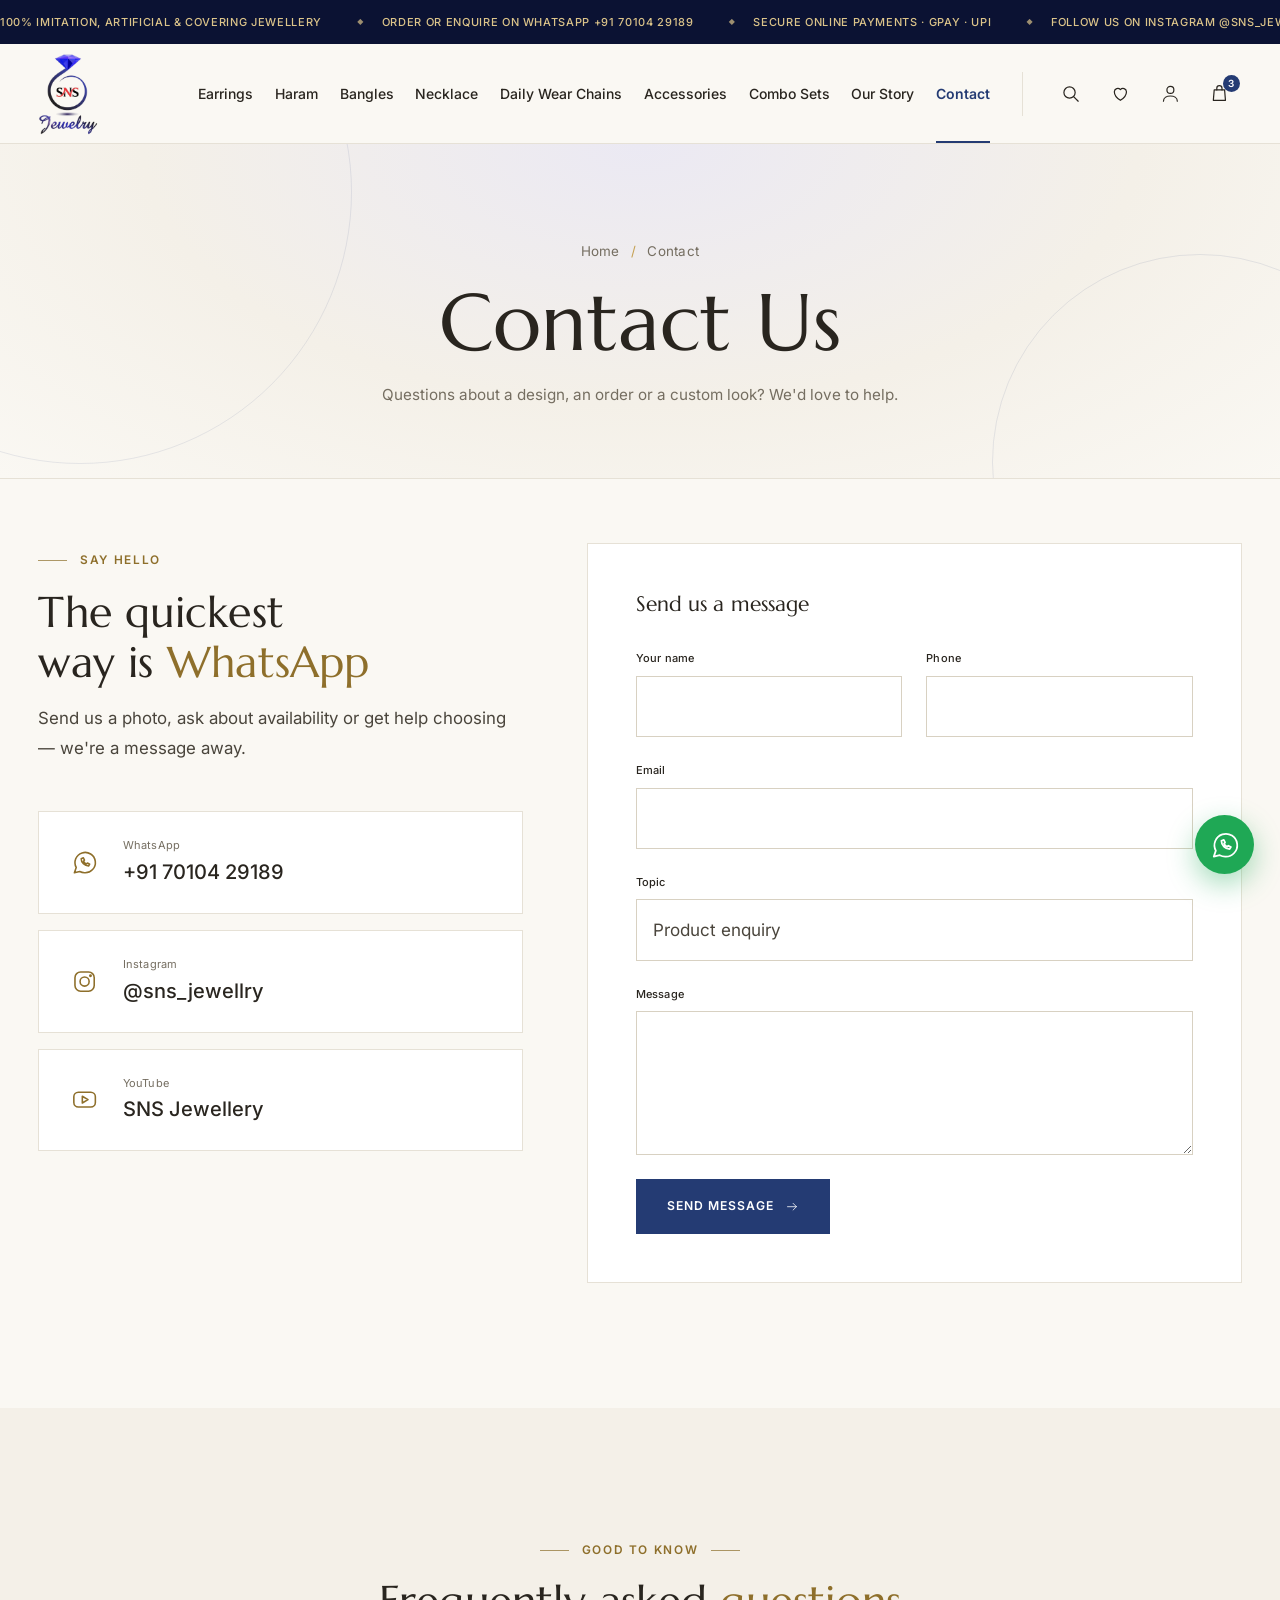
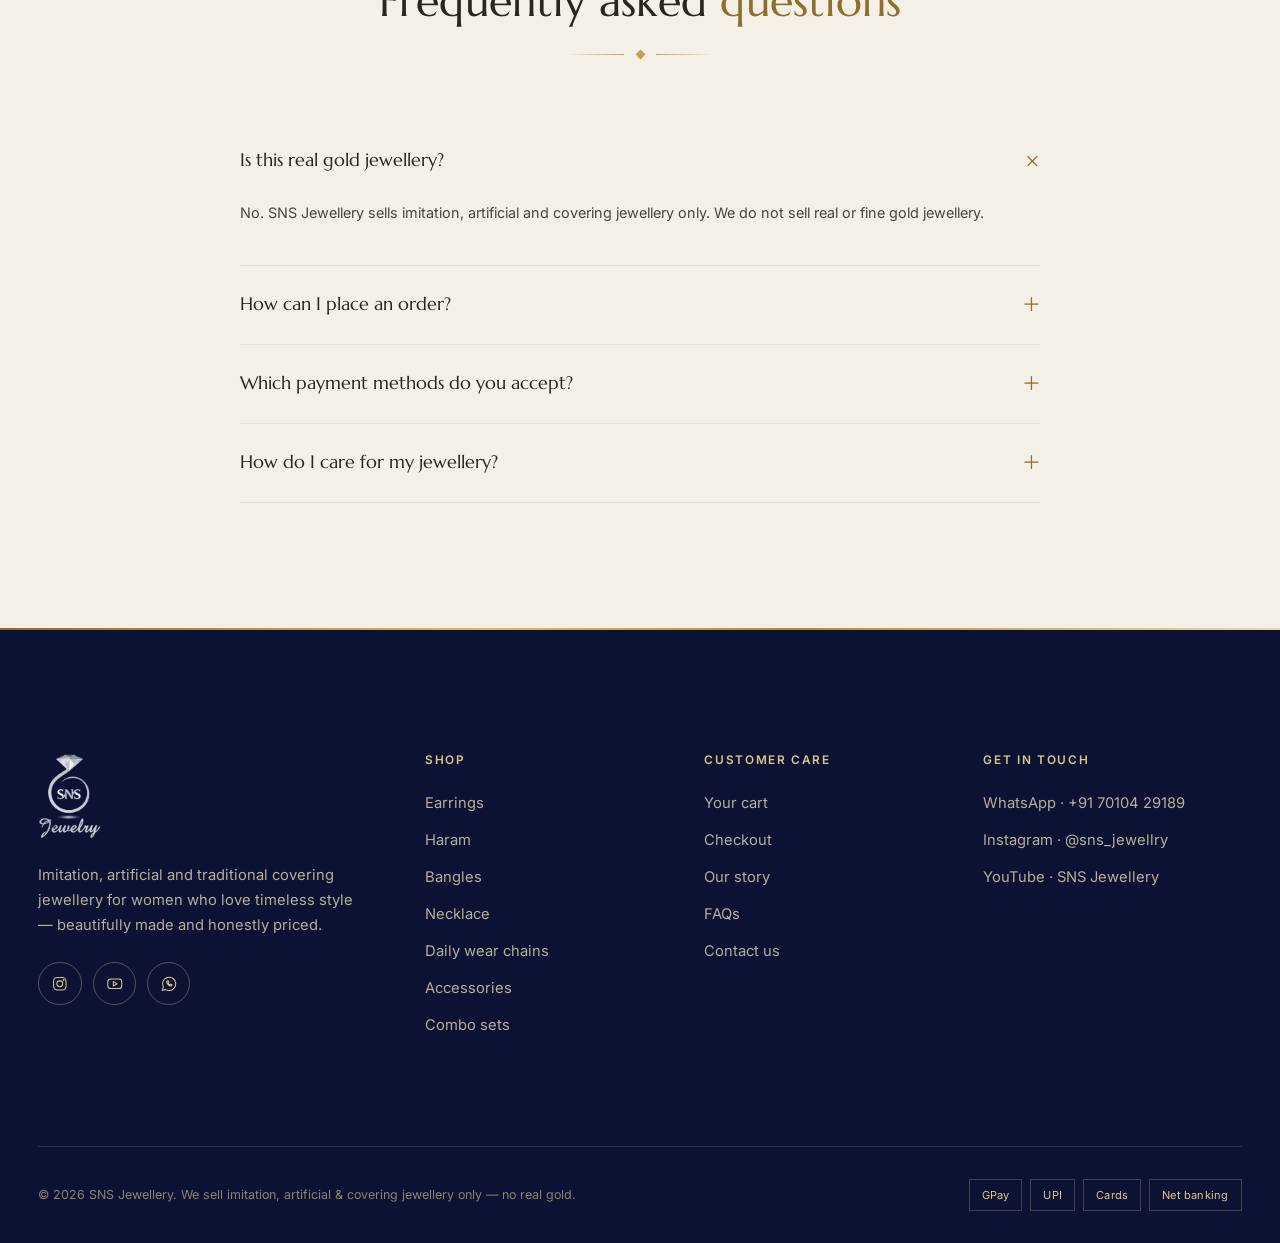
<file: contact.html>
<!DOCTYPE html>
<html lang="en">
<head>
<meta charset="utf-8">
<meta name="viewport" content="width=device-width, initial-scale=1">
<title>Contact — SNS Jewellery</title>
<meta name="description" content="SNS Jewellery — imitation, artificial and traditional covering jewellery in a modern white & gold collection.">
<meta name="theme-color" content="#FAF8F3">
<link rel="icon" href="assets/img/favicon.png" type="image/png">
<script>document.documentElement.className+=" js"</script>
<link rel="stylesheet" href="css/style.css">
<link rel="stylesheet" href="css/filters.css">
<script src="js/site.js" defer></script>
</head>
<body>
<a class="skip" href="#main">Skip to content</a>
<svg width="0" height="0" style="position:absolute" aria-hidden="true"><defs>
<symbol id="i-bag" viewBox="0 0 24 24"><path d="M6 8h12l1 12H5L6 8z"/><path d="M9 8V6a3 3 0 016 0v2"/></symbol>
<symbol id="i-search" viewBox="0 0 24 24"><circle cx="11" cy="11" r="6.5"/><path d="M16 16l5 5"/></symbol>
<symbol id="i-heart" viewBox="0 0 24 24"><path d="M12 20s-7-4.4-7-10a4 4 0 017-2.4A4 4 0 0119 10c0 5.6-7 10-7 10z"/></symbol>
<symbol id="i-user" viewBox="0 0 24 24"><circle cx="12" cy="8" r="4"/><path d="M4 21c0-4 4-6 8-6s8 2 8 6"/></symbol>
<symbol id="i-arrow" viewBox="0 0 24 24"><path d="M4 12h16M14 6l6 6-6 6"/></symbol>
<symbol id="i-wa" viewBox="0 0 24 24"><path d="M3 21l1.6-4.7A9 9 0 1112 21a9 9 0 01-4.3-1.1L3 21z"/><path d="M9 8.5c0 3.5 3 6.5 6.5 6.5l1-1.6-2-1-1 .8c-1-.4-2-1.3-2.4-2.4l.8-1-1-2L9 8.5z"/></symbol>
<symbol id="i-ig" viewBox="0 0 24 24"><rect x="3.5" y="3.5" width="17" height="17" rx="5"/><circle cx="12" cy="12" r="4"/><circle cx="17.2" cy="6.8" r=".6"/></symbol>
<symbol id="i-yt" viewBox="0 0 24 24"><rect x="2.5" y="5.5" width="19" height="13" rx="4"/><path d="M10 9l5 3-5 3z"/></symbol>
<symbol id="i-shield" viewBox="0 0 24 24"><path d="M12 3l8 3v6c0 5-3.5 8-8 9-4.5-1-8-4-8-9V6l8-3z"/><path d="M8.5 12l2.5 2.5 4.5-5"/></symbol>
<symbol id="i-gift" viewBox="0 0 24 24"><path d="M3 8h18v4H3zM5 12h14v9H5zM12 8v13"/><path d="M12 8c-2-4-6-3-5 0M12 8c2-4 6-3 5 0"/></symbol>
<symbol id="i-gem" viewBox="0 0 24 24"><path d="M6 4h12l3 5-9 11L3 9l3-5z"/><path d="M3 9h18M9 4l3 5 3-5M9 9l3 11 3-11"/></symbol>
<symbol id="i-lock" viewBox="0 0 24 24"><rect x="5" y="11" width="14" height="10" rx="1"/><path d="M8 11V8a4 4 0 018 0v3"/></symbol>
<symbol id="i-chat" viewBox="0 0 24 24"><path d="M4 5h16v11H9l-5 4V5z"/></symbol>
<symbol id="i-phone" viewBox="0 0 24 24"><path d="M5 4h4l2 5-2.5 1.5a11 11 0 005 5L15 13l5 2v4a2 2 0 01-2 2A16 16 0 013 6a2 2 0 012-2z"/></symbol>
<symbol id="i-truck" viewBox="0 0 24 24"><path d="M2 6h12v10H2zM14 10h4l3 3v3h-7"/><circle cx="7" cy="17.5" r="1.8"/><circle cx="17" cy="17.5" r="1.8"/></symbol>
<symbol id="i-pin" viewBox="0 0 24 24"><path d="M12 21s-7-6-7-11a7 7 0 0114 0c0 5-7 11-7 11z"/><circle cx="12" cy="10" r="2.5"/></symbol>
</defs></svg>
<div class="announce" role="region" aria-label="Announcements"><div class="announce__track"><span>100% imitation, artificial &amp; covering jewellery</span><span>Order or enquire on WhatsApp +91 70104 29189</span><span>Secure online payments · GPay · UPI</span><span>Follow us on Instagram @sns_jewellry</span><span>Traditional &amp; modern designs for every occasion</span><span>100% imitation, artificial &amp; covering jewellery</span><span>Order or enquire on WhatsApp +91 70104 29189</span><span>Secure online payments · GPay · UPI</span><span>Follow us on Instagram @sns_jewellry</span><span>Traditional &amp; modern designs for every occasion</span></div></div>
<header class="site-header">
  <input type="checkbox" id="nav-toggle" aria-label="Toggle menu">
  <div class="container bar">
    <a class="logo" href="index.html" aria-label="SNS Jewellery home">
      <img class="logo__img" src="assets/img/logo.png" alt="SNS Jewellery" width="356" height="483">
    </a>
    <nav class="nav" aria-label="Main"><ul><li class="has-sub"><a href="shop.html#c-earrings">Earrings</a><div class="sub"><div class="container sub__grid"><div class="sub__col"><h5>Shop styles</h5><div class="sub__links"><a href="shop.html#c-earrings">All Earrings</a><a href="shop.html#s-earrings-jhumka">Jhumka</a><a href="shop.html#s-earrings-stud">Stud</a><a href="shop.html#s-earrings-rosegold">Rose Gold Earring</a></div></div><div class="sub__col"><h5>Curated by</h5><div class="sub__links sub__links--1"><a href="shop.html#c-earrings">Latest Earrings</a><a href="shop.html#c-earrings,m-panchalogam">Panchalogam earrings</a><a href="shop.html#c-earrings,m-imitation">Imitation earrings</a><a href="shop.html#c-earrings,m-artificial">Artificial earrings</a></div></div><a class="sub__card" href="shop.html#s-earrings-stud"><img src="assets/img/p21.jpg" alt="" loading="lazy"><span>Stud</span></a><a class="sub__card" href="shop.html#s-earrings-jhumka"><img src="assets/img/p02.svg" alt="" loading="lazy"><span>Jhumka</span></a></div></div></li><li class="has-sub"><a href="shop.html#c-harams">Haram</a><div class="sub"><div class="container sub__grid"><div class="sub__col"><h5>Shop styles</h5><div class="sub__links"><a href="shop.html#c-harams">All Haram</a><a href="shop.html#s-harams-antique">Premium Antique Haram</a><a href="shop.html#s-harams-microgold">Micro Gold Haram</a><a href="shop.html#s-harams-forming">Forming Haram</a></div></div><div class="sub__col"><h5>Curated by</h5><div class="sub__links sub__links--1"><a href="shop.html#c-harams">Latest Haram</a><a href="shop.html#c-harams,m-covering">Covering haram</a></div></div><a class="sub__card" href="shop.html#s-harams-antique"><img src="assets/img/p01.svg" alt="" loading="lazy"><span>Premium Antique Haram</span></a><a class="sub__card" href="shop.html#s-harams-microgold"><img src="assets/img/p14.svg" alt="" loading="lazy"><span>Micro Gold Haram</span></a></div></div></li><li class="has-sub"><a href="shop.html#c-bangles">Bangles</a><div class="sub"><div class="container sub__grid"><div class="sub__col"><h5>Shop styles</h5><div class="sub__links"><a href="shop.html#c-bangles">All Bangles</a><a href="shop.html#s-bangles-impon">Impon Gold Bangle</a><a href="shop.html#s-bangles-matte">Premium Matte Bangle</a></div></div><div class="sub__col"><h5>Curated by</h5><div class="sub__links sub__links--1"><a href="shop.html#c-bangles">Latest Bangles</a><a href="shop.html#c-bangles,m-panchalogam">Panchalogam bangles</a><a href="shop.html#c-bangles,m-imitation">Imitation bangles</a></div></div><a class="sub__card" href="shop.html#s-bangles-impon"><img src="assets/img/p04.svg" alt="" loading="lazy"><span>Impon Gold Bangle</span></a><a class="sub__card" href="shop.html#s-bangles-matte"><img src="assets/img/p10.svg" alt="" loading="lazy"><span>Premium Matte Bangle</span></a></div></div></li><li class="has-sub"><a href="shop.html#c-necklaces">Necklace</a><div class="sub"><div class="container sub__grid"><div class="sub__col"><h5>Shop styles</h5><div class="sub__links"><a href="shop.html#c-necklaces">All Necklace</a><a href="shop.html#s-necklaces-antique">Premium Antique Necklace</a><a href="shop.html#s-necklaces-microgold">Micro Gold Necklace</a><a href="shop.html#s-necklaces-adstone">AD Stone Necklace</a></div></div><div class="sub__col"><h5>Curated by</h5><div class="sub__links sub__links--1"><a href="shop.html#c-necklaces">Latest Necklace</a><a href="shop.html#c-necklaces,m-artificial">Artificial necklace</a><a href="shop.html#c-necklaces,m-imitation">Imitation necklace</a></div></div><a class="sub__card" href="shop.html#s-necklaces-antique"><img src="assets/img/p03.svg" alt="" loading="lazy"><span>Premium Antique Necklace</span></a><a class="sub__card" href="shop.html#s-necklaces-adstone"><img src="assets/img/p05.svg" alt="" loading="lazy"><span>AD Stone Necklace</span></a></div></div></li><li class="has-sub"><a href="shop.html#c-chains">Daily Wear Chains</a><div class="sub"><div class="container sub__grid"><div class="sub__col"><h5>Shop styles</h5><div class="sub__links"><a href="shop.html#c-chains">All Daily Wear Chain</a><a href="shop.html#s-chains-chain">Chain</a><a href="shop.html#s-chains-mugappu">Mugappu Chain</a><a href="shop.html#s-chains-dollar">Dollar Chain</a></div></div><div class="sub__col"><h5>Curated by</h5><div class="sub__links sub__links--1"><a href="shop.html#c-chains">Latest Daily Wear Chain</a><a href="shop.html#c-chains,m-covering">Covering daily wear chain</a></div></div><a class="sub__card" href="shop.html#s-chains-mugappu"><img src="assets/img/p09.svg" alt="" loading="lazy"><span>Mugappu Chain</span></a><a class="sub__card" href="shop.html#s-chains-dollar"><img src="assets/img/p20.svg" alt="" loading="lazy"><span>Dollar Chain</span></a></div></div></li><li class="has-sub"><a href="shop.html#c-accessories">Accessories</a><div class="sub"><div class="container sub__grid"><div class="sub__col"><h5>Shop styles</h5><div class="sub__links"><a href="shop.html#c-accessories">All Accessories</a><a href="shop.html#s-accessories-pendant">Pendant</a><a href="shop.html#s-accessories-ring">Finger Ring</a><a href="shop.html#s-accessories-bracelet">Bracelet</a><a href="shop.html#s-accessories-head">Head Accessories</a><a href="shop.html#s-accessories-leg">Leg Accessories</a><a href="shop.html#s-accessories-hip">Hip Chain</a></div></div><div class="sub__col"><h5>Curated by</h5><div class="sub__links sub__links--1"><a href="shop.html#c-accessories">Latest Accessories</a><a href="shop.html#c-accessories,m-covering">Covering accessories</a><a href="shop.html#c-accessories,m-panchalogam">Panchalogam accessories</a><a href="shop.html#c-accessories,m-imitation">Imitation accessories</a></div></div><a class="sub__card" href="shop.html#s-accessories-head"><img src="assets/img/p06.svg" alt="" loading="lazy"><span>Head Accessories</span></a><a class="sub__card" href="shop.html#s-accessories-leg"><img src="assets/img/p07.svg" alt="" loading="lazy"><span>Leg Accessories</span></a></div></div></li><li class="has-sub"><a href="shop.html#c-combos">Combo Sets</a><div class="sub"><div class="container sub__grid"><div class="sub__col"><h5>Shop styles</h5><div class="sub__links"><a href="shop.html#c-combos">All Combo Set</a></div></div><div class="sub__col"><h5>Curated by</h5><div class="sub__links sub__links--1"><a href="shop.html#c-combos">Latest Combo Set</a><a href="shop.html#c-combos,m-covering">Covering combo set</a><a href="shop.html#c-combos,m-artificial">Artificial combo set</a></div></div><a class="sub__card" href="shop.html#c-combos"><img src="assets/img/p12.svg" alt="" loading="lazy"><span>Combo Set</span></a><a class="sub__card" href="shop.html#c-combos"><img src="assets/img/p19.svg" alt="" loading="lazy"><span>Combo Set</span></a></div></div></li><li><a href="about.html">Our Story</a></li><li><a href="contact.html" aria-current="page">Contact</a></li></ul></nav>
    <div class="actions">
      <a class="icon-btn hide-m" href="shop.html" aria-label="Search"><svg class="i " aria-hidden="true"><use href="#i-search"/></svg></a>
      <a class="icon-btn" href="wishlist.html" aria-label="Wishlist"><svg class="i " aria-hidden="true"><use href="#i-heart"/></svg><span class="badge" data-wish-count hidden>0</span></a>
      <a class="icon-btn hide-m" href="#" aria-label="Account"><svg class="i " aria-hidden="true"><use href="#i-user"/></svg></a>
      <a class="icon-btn" href="cart.html" aria-label="Cart, 3 items"><svg class="i " aria-hidden="true"><use href="#i-bag"/></svg><span class="badge">3</span></a>
      <label class="burger" for="nav-toggle" aria-label="Menu"><span></span></label>
    </div>
  </div>
</header>
<main id="main">
<section class="page-hero"><div class="container">
  <ul class="crumbs rise" style="--i:0"><li><a href="index.html">Home</a></li><li>Contact</li></ul>
  <h1 class="rise" style="--i:1">Contact Us</h1>
  <p class="rise" style="--i:2">Questions about a design, an order or a custom look? We'd love to help.</p>
</div></section>
<section class="section" style="padding-top:var(--s-8)">
  <div class="container contact">
    <div>
      <span class="eyebrow">Say hello</span>
      <h2 style="margin-top:var(--s-4)">The quickest way is <span class="gold-text">WhatsApp</span></h2>
      <p class="lead" style="margin-top:var(--s-4)">Send us a photo, ask about availability or get help choosing — we're a message away.</p>
      <div class="contact__cards">
        <a class="c-card" href="https://wa.me/917010429189?text=Hi%20SNS%20Jewellery%2C%20I%20would%20like%20to%20enquire%20about%20your%20jewellery." target="_blank" rel="noopener"><svg class="i " aria-hidden="true"><use href="#i-wa"/></svg><div><small>WhatsApp</small><strong>+91 70104 29189</strong></div></a>
        <a class="c-card" href="https://www.instagram.com/sns_jewellry?psln=MWFnM2Iwc25meHJ3" target="_blank" rel="noopener"><svg class="i " aria-hidden="true"><use href="#i-ig"/></svg><div><small>Instagram</small><strong>@sns_jewellry</strong></div></a>
        <a class="c-card" href="https://youtube.com/@snsjewellery9540?si=thpF3MOT4YrfwC4u" target="_blank" rel="noopener"><svg class="i " aria-hidden="true"><use href="#i-yt"/></svg><div><small>YouTube</small><strong>SNS Jewellery</strong></div></a>
      </div>
    </div>
    <form class="panel" action="#" method="post" style="margin:0">
      <h3>Send us a message</h3>
      <div class="form-grid">
        <div class="field"><label for="cn">Your name</label><input class="input" id="cn" name="name" type="text" required></div>
        <div class="field"><label for="cp">Phone</label><input class="input" id="cp" name="phone" type="tel"></div>
        <div class="field full"><label for="ce">Email</label><input class="input" id="ce" name="email" type="email"></div>
        <div class="field full"><label for="cs">Topic</label><select class="input" id="cs" name="topic"><option>Product enquiry</option><option>Order support</option><option>Payment help</option><option>Other</option></select></div>
        <div class="field full"><label for="cm">Message</label><textarea class="input" id="cm" name="message" required></textarea></div>
        <div class="full"><button class="btn btn--gold" type="submit">Send message <svg class="i " aria-hidden="true"><use href="#i-arrow"/></svg></button></div>
      </div>
    </form>
  </div>
</section>
<section class="section section--cream" id="faq">
  <div class="container">
    <div class="section-head reveal"><span class="eyebrow eyebrow--center">Good to know</span><h2>Frequently asked <span class='gold-text'>questions</span></h2><div class="orn"><i></i></div></div>
    <div class="faq">
      <details class="acc" open><summary>Is this real gold jewellery?</summary><div class="acc__body"><p>No. SNS Jewellery sells imitation, artificial and covering jewellery only. We do not sell real or fine gold jewellery.</p></div></details>
      <details class="acc"><summary>How can I place an order?</summary><div class="acc__body"><p>Add pieces to your cart and check out online, or message us on WhatsApp with the designs you like and we'll guide you.</p></div></details>
      <details class="acc"><summary>Which payment methods do you accept?</summary><div class="acc__body"><p>You can pay securely online using Google Pay and other UPI apps, cards or net banking.</p></div></details>
      <details class="acc"><summary>How do I care for my jewellery?</summary><div class="acc__body"><p>Keep it dry, away from perfume and water, and store each piece separately in its box.</p></div></details>
    </div>
  </div>
</section>
</main>
<footer class="site-footer">
  <div class="container">
    <div class="footer__grid">
      <div>
        <a class="logo" href="index.html" aria-label="SNS Jewellery home"><img class="logo__img" src="assets/img/logo.png" alt="SNS Jewellery" width="356" height="483"></a>
        <p class="footer__about">Imitation, artificial and traditional covering jewellery for women who love timeless style — beautifully made and honestly priced.</p>
        <div class="socials">
          <a href="https://www.instagram.com/sns_jewellry?psln=MWFnM2Iwc25meHJ3" target="_blank" rel="noopener" aria-label="Instagram"><svg class="i " aria-hidden="true"><use href="#i-ig"/></svg></a>
          <a href="https://youtube.com/@snsjewellery9540?si=thpF3MOT4YrfwC4u" target="_blank" rel="noopener" aria-label="YouTube"><svg class="i " aria-hidden="true"><use href="#i-yt"/></svg></a>
          <a href="https://wa.me/917010429189?text=Hi%20SNS%20Jewellery%2C%20I%20would%20like%20to%20enquire%20about%20your%20jewellery." target="_blank" rel="noopener" aria-label="WhatsApp"><svg class="i " aria-hidden="true"><use href="#i-wa"/></svg></a>
        </div>
      </div>
      <div><h4>Shop</h4><ul>
        <li><a href="shop.html#c-earrings">Earrings</a></li><li><a href="shop.html#c-harams">Haram</a></li>
        <li><a href="shop.html#c-bangles">Bangles</a></li><li><a href="shop.html#c-necklaces">Necklace</a></li>
        <li><a href="shop.html#c-chains">Daily wear chains</a></li><li><a href="shop.html#c-accessories">Accessories</a></li>
        <li><a href="shop.html#c-combos">Combo sets</a></li></ul></div>
      <div><h4>Customer care</h4><ul>
        <li><a href="cart.html">Your cart</a></li><li><a href="checkout.html">Checkout</a></li>
        <li><a href="about.html">Our story</a></li><li><a href="contact.html#faq">FAQs</a></li><li><a href="contact.html">Contact us</a></li></ul></div>
      <div><h4>Get in touch</h4><ul>
        <li><a href="https://wa.me/917010429189?text=Hi%20SNS%20Jewellery%2C%20I%20would%20like%20to%20enquire%20about%20your%20jewellery." target="_blank" rel="noopener">WhatsApp · +91 70104 29189</a></li>
        <li><a href="https://www.instagram.com/sns_jewellry?psln=MWFnM2Iwc25meHJ3" target="_blank" rel="noopener">Instagram · @sns_jewellry</a></li>
        <li><a href="https://youtube.com/@snsjewellery9540?si=thpF3MOT4YrfwC4u" target="_blank" rel="noopener">YouTube · SNS Jewellery</a></li></ul></div>
    </div>
    <div class="footer__bottom">
      <p style="margin:0">© 2026 SNS Jewellery. We sell imitation, artificial &amp; covering jewellery only — no real gold.</p>
      <div class="pay"><span>GPay</span><span>UPI</span><span>Cards</span><span>Net banking</span></div>
    </div>
  </div>
</footer>
<a class="wa-float" href="https://wa.me/917010429189?text=Hi%20SNS%20Jewellery%2C%20I%20would%20like%20to%20enquire%20about%20your%20jewellery." target="_blank" rel="noopener" aria-label="Chat on WhatsApp"><svg class="i " aria-hidden="true"><use href="#i-wa"/></svg><span>Chat with us</span></a>
</body>
</html>
</file>
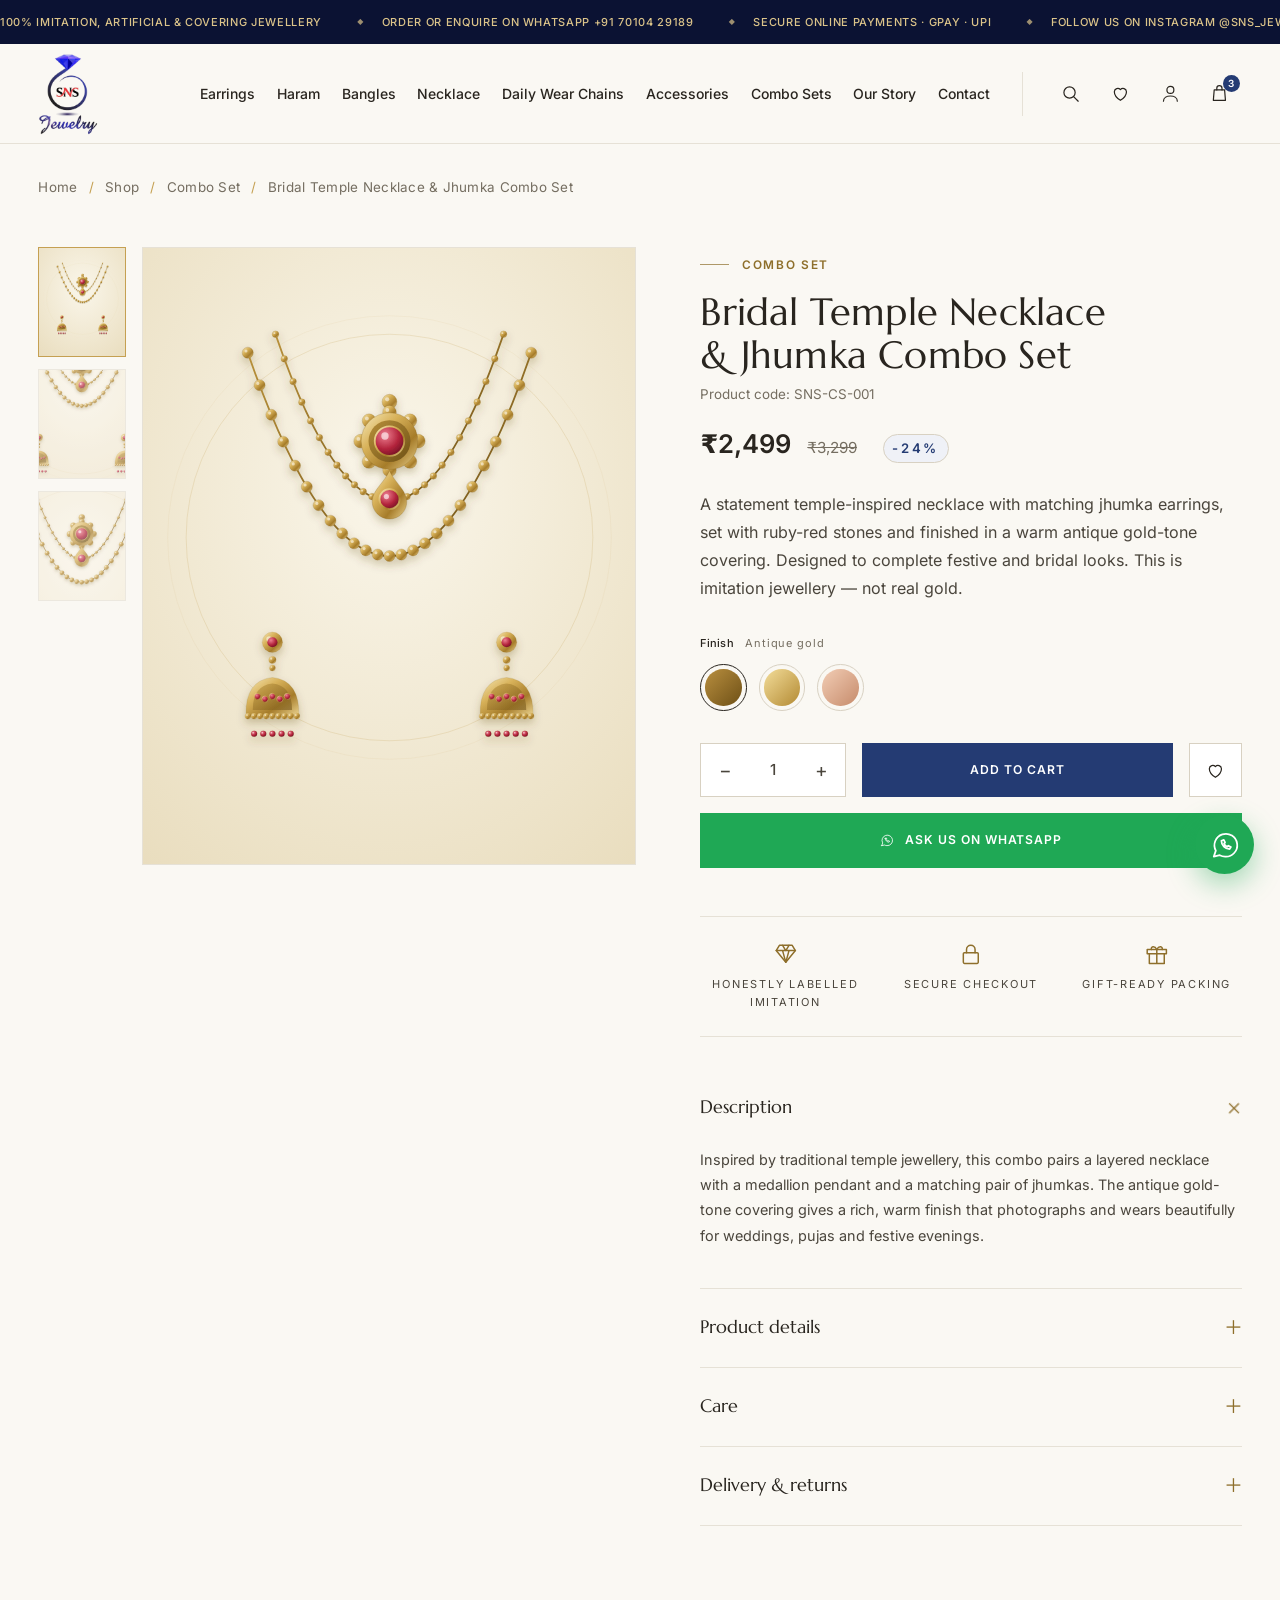
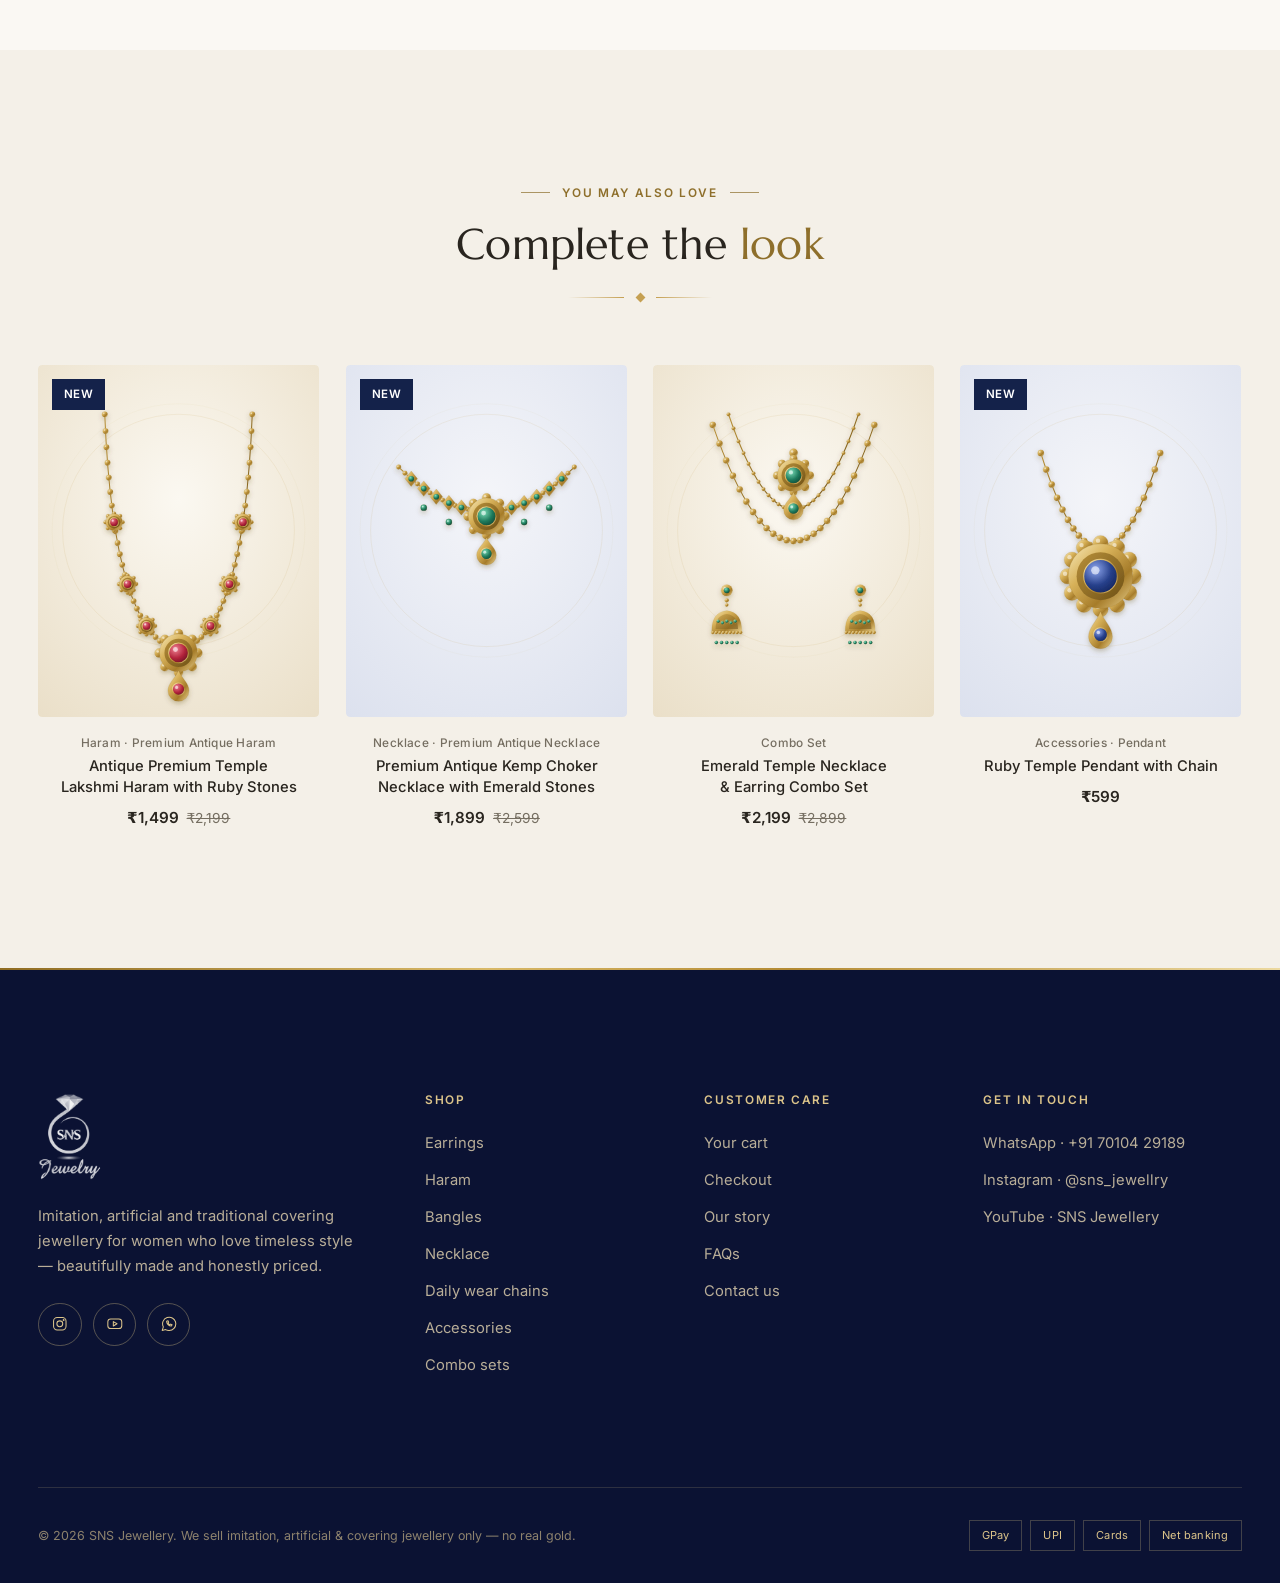
<file: product.html>
<!DOCTYPE html>
<html lang="en">
<head>
<meta charset="utf-8">
<meta name="viewport" content="width=device-width, initial-scale=1">
<title>Bridal Temple Set — SNS Jewellery</title>
<meta name="description" content="SNS Jewellery — imitation, artificial and traditional covering jewellery in a modern white & gold collection.">
<meta name="theme-color" content="#FAF8F3">
<link rel="icon" href="assets/img/favicon.png" type="image/png">
<script>document.documentElement.className+=" js"</script>
<link rel="stylesheet" href="css/style.css">
<link rel="stylesheet" href="css/filters.css">
<script src="js/site.js" defer></script>
</head>
<body>
<a class="skip" href="#main">Skip to content</a>
<svg width="0" height="0" style="position:absolute" aria-hidden="true"><defs>
<symbol id="i-bag" viewBox="0 0 24 24"><path d="M6 8h12l1 12H5L6 8z"/><path d="M9 8V6a3 3 0 016 0v2"/></symbol>
<symbol id="i-search" viewBox="0 0 24 24"><circle cx="11" cy="11" r="6.5"/><path d="M16 16l5 5"/></symbol>
<symbol id="i-heart" viewBox="0 0 24 24"><path d="M12 20s-7-4.4-7-10a4 4 0 017-2.4A4 4 0 0119 10c0 5.6-7 10-7 10z"/></symbol>
<symbol id="i-user" viewBox="0 0 24 24"><circle cx="12" cy="8" r="4"/><path d="M4 21c0-4 4-6 8-6s8 2 8 6"/></symbol>
<symbol id="i-arrow" viewBox="0 0 24 24"><path d="M4 12h16M14 6l6 6-6 6"/></symbol>
<symbol id="i-wa" viewBox="0 0 24 24"><path d="M3 21l1.6-4.7A9 9 0 1112 21a9 9 0 01-4.3-1.1L3 21z"/><path d="M9 8.5c0 3.5 3 6.5 6.5 6.5l1-1.6-2-1-1 .8c-1-.4-2-1.3-2.4-2.4l.8-1-1-2L9 8.5z"/></symbol>
<symbol id="i-ig" viewBox="0 0 24 24"><rect x="3.5" y="3.5" width="17" height="17" rx="5"/><circle cx="12" cy="12" r="4"/><circle cx="17.2" cy="6.8" r=".6"/></symbol>
<symbol id="i-yt" viewBox="0 0 24 24"><rect x="2.5" y="5.5" width="19" height="13" rx="4"/><path d="M10 9l5 3-5 3z"/></symbol>
<symbol id="i-shield" viewBox="0 0 24 24"><path d="M12 3l8 3v6c0 5-3.5 8-8 9-4.5-1-8-4-8-9V6l8-3z"/><path d="M8.5 12l2.5 2.5 4.5-5"/></symbol>
<symbol id="i-gift" viewBox="0 0 24 24"><path d="M3 8h18v4H3zM5 12h14v9H5zM12 8v13"/><path d="M12 8c-2-4-6-3-5 0M12 8c2-4 6-3 5 0"/></symbol>
<symbol id="i-gem" viewBox="0 0 24 24"><path d="M6 4h12l3 5-9 11L3 9l3-5z"/><path d="M3 9h18M9 4l3 5 3-5M9 9l3 11 3-11"/></symbol>
<symbol id="i-lock" viewBox="0 0 24 24"><rect x="5" y="11" width="14" height="10" rx="1"/><path d="M8 11V8a4 4 0 018 0v3"/></symbol>
<symbol id="i-chat" viewBox="0 0 24 24"><path d="M4 5h16v11H9l-5 4V5z"/></symbol>
<symbol id="i-phone" viewBox="0 0 24 24"><path d="M5 4h4l2 5-2.5 1.5a11 11 0 005 5L15 13l5 2v4a2 2 0 01-2 2A16 16 0 013 6a2 2 0 012-2z"/></symbol>
<symbol id="i-truck" viewBox="0 0 24 24"><path d="M2 6h12v10H2zM14 10h4l3 3v3h-7"/><circle cx="7" cy="17.5" r="1.8"/><circle cx="17" cy="17.5" r="1.8"/></symbol>
<symbol id="i-pin" viewBox="0 0 24 24"><path d="M12 21s-7-6-7-11a7 7 0 0114 0c0 5-7 11-7 11z"/><circle cx="12" cy="10" r="2.5"/></symbol>
</defs></svg>
<div class="announce" role="region" aria-label="Announcements"><div class="announce__track"><span>100% imitation, artificial &amp; covering jewellery</span><span>Order or enquire on WhatsApp +91 70104 29189</span><span>Secure online payments · GPay · UPI</span><span>Follow us on Instagram @sns_jewellry</span><span>Traditional &amp; modern designs for every occasion</span><span>100% imitation, artificial &amp; covering jewellery</span><span>Order or enquire on WhatsApp +91 70104 29189</span><span>Secure online payments · GPay · UPI</span><span>Follow us on Instagram @sns_jewellry</span><span>Traditional &amp; modern designs for every occasion</span></div></div>
<header class="site-header">
  <input type="checkbox" id="nav-toggle" aria-label="Toggle menu">
  <div class="container bar">
    <a class="logo" href="index.html" aria-label="SNS Jewellery home">
      <img class="logo__img" src="assets/img/logo.png" alt="SNS Jewellery" width="356" height="483">
    </a>
    <nav class="nav" aria-label="Main"><ul><li class="has-sub"><a href="shop.html#c-earrings">Earrings</a><div class="sub"><div class="container sub__grid"><div class="sub__col"><h5>Shop styles</h5><div class="sub__links"><a href="shop.html#c-earrings">All Earrings</a><a href="shop.html#s-earrings-jhumka">Jhumka</a><a href="shop.html#s-earrings-stud">Stud</a><a href="shop.html#s-earrings-rosegold">Rose Gold Earring</a></div></div><div class="sub__col"><h5>Curated by</h5><div class="sub__links sub__links--1"><a href="shop.html#c-earrings">Latest Earrings</a><a href="shop.html#c-earrings,m-panchalogam">Panchalogam earrings</a><a href="shop.html#c-earrings,m-imitation">Imitation earrings</a><a href="shop.html#c-earrings,m-artificial">Artificial earrings</a></div></div><a class="sub__card" href="shop.html#s-earrings-stud"><img src="assets/img/p21.jpg" alt="" loading="lazy"><span>Stud</span></a><a class="sub__card" href="shop.html#s-earrings-jhumka"><img src="assets/img/p02.svg" alt="" loading="lazy"><span>Jhumka</span></a></div></div></li><li class="has-sub"><a href="shop.html#c-harams">Haram</a><div class="sub"><div class="container sub__grid"><div class="sub__col"><h5>Shop styles</h5><div class="sub__links"><a href="shop.html#c-harams">All Haram</a><a href="shop.html#s-harams-antique">Premium Antique Haram</a><a href="shop.html#s-harams-microgold">Micro Gold Haram</a><a href="shop.html#s-harams-forming">Forming Haram</a></div></div><div class="sub__col"><h5>Curated by</h5><div class="sub__links sub__links--1"><a href="shop.html#c-harams">Latest Haram</a><a href="shop.html#c-harams,m-covering">Covering haram</a></div></div><a class="sub__card" href="shop.html#s-harams-antique"><img src="assets/img/p01.svg" alt="" loading="lazy"><span>Premium Antique Haram</span></a><a class="sub__card" href="shop.html#s-harams-microgold"><img src="assets/img/p14.svg" alt="" loading="lazy"><span>Micro Gold Haram</span></a></div></div></li><li class="has-sub"><a href="shop.html#c-bangles">Bangles</a><div class="sub"><div class="container sub__grid"><div class="sub__col"><h5>Shop styles</h5><div class="sub__links"><a href="shop.html#c-bangles">All Bangles</a><a href="shop.html#s-bangles-impon">Impon Gold Bangle</a><a href="shop.html#s-bangles-matte">Premium Matte Bangle</a></div></div><div class="sub__col"><h5>Curated by</h5><div class="sub__links sub__links--1"><a href="shop.html#c-bangles">Latest Bangles</a><a href="shop.html#c-bangles,m-panchalogam">Panchalogam bangles</a><a href="shop.html#c-bangles,m-imitation">Imitation bangles</a></div></div><a class="sub__card" href="shop.html#s-bangles-impon"><img src="assets/img/p04.svg" alt="" loading="lazy"><span>Impon Gold Bangle</span></a><a class="sub__card" href="shop.html#s-bangles-matte"><img src="assets/img/p10.svg" alt="" loading="lazy"><span>Premium Matte Bangle</span></a></div></div></li><li class="has-sub"><a href="shop.html#c-necklaces">Necklace</a><div class="sub"><div class="container sub__grid"><div class="sub__col"><h5>Shop styles</h5><div class="sub__links"><a href="shop.html#c-necklaces">All Necklace</a><a href="shop.html#s-necklaces-antique">Premium Antique Necklace</a><a href="shop.html#s-necklaces-microgold">Micro Gold Necklace</a><a href="shop.html#s-necklaces-adstone">AD Stone Necklace</a></div></div><div class="sub__col"><h5>Curated by</h5><div class="sub__links sub__links--1"><a href="shop.html#c-necklaces">Latest Necklace</a><a href="shop.html#c-necklaces,m-artificial">Artificial necklace</a><a href="shop.html#c-necklaces,m-imitation">Imitation necklace</a></div></div><a class="sub__card" href="shop.html#s-necklaces-antique"><img src="assets/img/p03.svg" alt="" loading="lazy"><span>Premium Antique Necklace</span></a><a class="sub__card" href="shop.html#s-necklaces-adstone"><img src="assets/img/p05.svg" alt="" loading="lazy"><span>AD Stone Necklace</span></a></div></div></li><li class="has-sub"><a href="shop.html#c-chains">Daily Wear Chains</a><div class="sub"><div class="container sub__grid"><div class="sub__col"><h5>Shop styles</h5><div class="sub__links"><a href="shop.html#c-chains">All Daily Wear Chain</a><a href="shop.html#s-chains-chain">Chain</a><a href="shop.html#s-chains-mugappu">Mugappu Chain</a><a href="shop.html#s-chains-dollar">Dollar Chain</a></div></div><div class="sub__col"><h5>Curated by</h5><div class="sub__links sub__links--1"><a href="shop.html#c-chains">Latest Daily Wear Chain</a><a href="shop.html#c-chains,m-covering">Covering daily wear chain</a></div></div><a class="sub__card" href="shop.html#s-chains-mugappu"><img src="assets/img/p09.svg" alt="" loading="lazy"><span>Mugappu Chain</span></a><a class="sub__card" href="shop.html#s-chains-dollar"><img src="assets/img/p20.svg" alt="" loading="lazy"><span>Dollar Chain</span></a></div></div></li><li class="has-sub"><a href="shop.html#c-accessories">Accessories</a><div class="sub"><div class="container sub__grid"><div class="sub__col"><h5>Shop styles</h5><div class="sub__links"><a href="shop.html#c-accessories">All Accessories</a><a href="shop.html#s-accessories-pendant">Pendant</a><a href="shop.html#s-accessories-ring">Finger Ring</a><a href="shop.html#s-accessories-bracelet">Bracelet</a><a href="shop.html#s-accessories-head">Head Accessories</a><a href="shop.html#s-accessories-leg">Leg Accessories</a><a href="shop.html#s-accessories-hip">Hip Chain</a></div></div><div class="sub__col"><h5>Curated by</h5><div class="sub__links sub__links--1"><a href="shop.html#c-accessories">Latest Accessories</a><a href="shop.html#c-accessories,m-covering">Covering accessories</a><a href="shop.html#c-accessories,m-panchalogam">Panchalogam accessories</a><a href="shop.html#c-accessories,m-imitation">Imitation accessories</a></div></div><a class="sub__card" href="shop.html#s-accessories-head"><img src="assets/img/p06.svg" alt="" loading="lazy"><span>Head Accessories</span></a><a class="sub__card" href="shop.html#s-accessories-leg"><img src="assets/img/p07.svg" alt="" loading="lazy"><span>Leg Accessories</span></a></div></div></li><li class="has-sub"><a href="shop.html#c-combos">Combo Sets</a><div class="sub"><div class="container sub__grid"><div class="sub__col"><h5>Shop styles</h5><div class="sub__links"><a href="shop.html#c-combos">All Combo Set</a></div></div><div class="sub__col"><h5>Curated by</h5><div class="sub__links sub__links--1"><a href="shop.html#c-combos">Latest Combo Set</a><a href="shop.html#c-combos,m-covering">Covering combo set</a><a href="shop.html#c-combos,m-artificial">Artificial combo set</a></div></div><a class="sub__card" href="shop.html#c-combos"><img src="assets/img/p12.svg" alt="" loading="lazy"><span>Combo Set</span></a><a class="sub__card" href="shop.html#c-combos"><img src="assets/img/p19.svg" alt="" loading="lazy"><span>Combo Set</span></a></div></div></li><li><a href="about.html">Our Story</a></li><li><a href="contact.html">Contact</a></li></ul></nav>
    <div class="actions">
      <a class="icon-btn hide-m" href="shop.html" aria-label="Search"><svg class="i " aria-hidden="true"><use href="#i-search"/></svg></a>
      <a class="icon-btn" href="wishlist.html" aria-label="Wishlist"><svg class="i " aria-hidden="true"><use href="#i-heart"/></svg><span class="badge" data-wish-count hidden>0</span></a>
      <a class="icon-btn hide-m" href="#" aria-label="Account"><svg class="i " aria-hidden="true"><use href="#i-user"/></svg></a>
      <a class="icon-btn" href="cart.html" aria-label="Cart, 3 items"><svg class="i " aria-hidden="true"><use href="#i-bag"/></svg><span class="badge">3</span></a>
      <label class="burger" for="nav-toggle" aria-label="Menu"><span></span></label>
    </div>
  </div>
</header>
<main id="main">

<div class="container" style="padding-top:var(--s-6)"><ul class="crumbs" style="justify-content:flex-start"><li><a href="index.html">Home</a></li><li><a href="shop.html">Shop</a></li><li><a href="shop.html#c-combos">Combo Set</a></li><li>Bridal Temple Necklace &amp; Jhumka Combo Set</li></ul></div>
<section class="section" style="padding-top:var(--s-7)">
  <div class="container pdp">
    <div class="gallery">
      <input type="radio" name="g" id="g1" checked><input type="radio" name="g" id="g2"><input type="radio" name="g" id="g3">
      <div class="stage">
        <img class="v1" src="assets/img/p12.svg" alt="Bridal temple set — full view">
        <img class="v2" src="assets/img/p12.svg" alt="Bridal temple set — pendant detail">
        <img class="v3" src="assets/img/p12.svg" alt="Bridal temple set — jhumka detail">
      </div>
      <div class="thumbs"><label for="g1"><img src="assets/img/p12.svg" alt=""></label><label for="g2"><img src="assets/img/p12.svg" alt="" style="transform:scale(2.1) translateY(-8%)"></label><label for="g3"><img src="assets/img/p12.svg" alt="" style="transform:scale(2.4) translateY(14%)"></label></div>
    </div>
    <div class="pdp__info">
      <span class="eyebrow">Combo Set</span>
      <h1>Bridal Temple Necklace &amp; Jhumka Combo Set</h1>
      <p class="pdp__sku">Product code: SNS-CS-001</p>
      <div class="pdp__price"><strong>₹2,499</strong><s>₹3,299</s><em>-24%</em></div>
      <p class="pdp__desc">A statement temple-inspired necklace with matching jhumka earrings, set with ruby-red stones and finished in a warm antique gold-tone covering. Designed to complete festive and bridal looks. This is imitation jewellery — not real gold.</p>
      <form action="cart.html" method="post">
        <div class="opt"><span class="label">Finish <span>Antique gold</span></span>
          <div class="swatches"><input type="radio" name="finish" id="s1" checked><label for="s1" aria-label="Antique gold"><i class="sw-antique"></i></label><input type="radio" name="finish" id="s2"><label for="s2" aria-label="Bright gold"><i class="sw-gold"></i></label><input type="radio" name="finish" id="s3"><label for="s3" aria-label="Rose gold"><i class="sw-rose"></i></label></div></div>
        <div class="buy-row">
          <div class="qty"><button type="button" aria-label="Decrease">−</button><input type="text" value="1" name="qty" aria-label="Quantity"><button type="button" aria-label="Increase">+</button></div>
          <button class="btn btn--gold" type="submit">Add to cart</button>
          <button class="wish-btn" type="button" data-wish="p12" aria-pressed="false" aria-label="Save Bridal Temple Necklace and Jhumka Combo Set to wishlist"><svg class="i " aria-hidden="true"><use href="#i-heart"/></svg></button>
        </div>
        <a class="btn wa-btn btn--block" href="https://wa.me/917010429189?text=Hi%20SNS%20Jewellery%2C%20I%20would%20like%20to%20enquire%20about%20your%20jewellery." target="_blank" rel="noopener"><svg class="i " aria-hidden="true"><use href="#i-wa"/></svg> Ask us on WhatsApp</a>
      </form>
      <div class="assure"><div><svg class="i " aria-hidden="true"><use href="#i-gem"/></svg>Honestly labelled imitation</div><div><svg class="i " aria-hidden="true"><use href="#i-lock"/></svg>Secure checkout</div><div><svg class="i " aria-hidden="true"><use href="#i-gift"/></svg>Gift-ready packing</div></div>
      <details class="acc" open><summary>Description</summary><div class="acc__body"><p>Inspired by traditional temple jewellery, this combo pairs a layered necklace with a medallion pendant and a matching pair of jhumkas. The antique gold-tone covering gives a rich, warm finish that photographs and wears beautifully for weddings, pujas and festive evenings.</p></div></details>
      <details class="acc"><summary>Product details</summary><div class="acc__body"><ul><li>Category: Combo Set · Traditional covering</li><li>Includes: necklace with pendant + pair of jhumkas</li><li>Gold-tone covering with ruby-red stones</li><li>Imitation jewellery — no real gold</li></ul></div></details>
      <details class="acc"><summary>Care</summary><div class="acc__body"><ul><li>Keep away from moisture, heat, perfume and chemicals</li><li>Store in a box or soft cover, away from other jewellery</li><li>Wipe gently with a soft dry cloth after wear</li></ul></div></details>
      <details class="acc"><summary>Delivery &amp; returns</summary><div class="acc__body"><p>Shipping charges and estimated delivery time are shown at checkout. For exchange or return queries, message us on WhatsApp with your order details.</p></div></details>
    </div>
  </div>
</section>
<section class="section section--cream">
  <div class="container">
    <div class="section-head reveal"><span class="eyebrow eyebrow--center">You may also love</span><h2>Complete the <span class='gold-text'>look</span></h2><div class="orn"><i></i></div></div>
    <div class="grid grid--4"><article class="card reveal" data-cat="harams harams-antique covering">
  <div class="card__frame">
    <a class="card__media" href="product.html"><span class="tag">New</span><img src="assets/img/p01.svg" alt="Antique Premium Temple Lakshmi Haram with Ruby Stones — Haram · Premium Antique Haram" loading="lazy" width="800" height="1000"></a>
    <button class="wish" type="button" data-wish="p01" aria-pressed="false" aria-label="Add Antique Premium Temple Lakshmi Haram with Ruby Stones to wishlist"><svg class="i " aria-hidden="true"><use href="#i-heart"/></svg></button>
    <a class="card__add" href="cart.html"><svg class="i " aria-hidden="true"><use href="#i-bag"/></svg> Add to cart</a>
  </div>
  <div class="card__body"><p class="card__cat">Haram · Premium Antique Haram</p><h3 class="card__title"><a href="product.html">Antique Premium Temple Lakshmi Haram with Ruby Stones</a></h3><p class="price">₹1,499<s>₹2,199</s></p></div>
</article><article class="card reveal" data-cat="necklaces necklaces-antique artificial">
  <div class="card__frame">
    <a class="card__media" href="product.html"><span class="tag">New</span><img src="assets/img/p03.svg" alt="Premium Antique Kemp Choker Necklace with Emerald Stones — Necklace · Premium Antique Necklace" loading="lazy" width="800" height="1000"></a>
    <button class="wish" type="button" data-wish="p03" aria-pressed="false" aria-label="Add Premium Antique Kemp Choker Necklace with Emerald Stones to wishlist"><svg class="i " aria-hidden="true"><use href="#i-heart"/></svg></button>
    <a class="card__add" href="cart.html"><svg class="i " aria-hidden="true"><use href="#i-bag"/></svg> Add to cart</a>
  </div>
  <div class="card__body"><p class="card__cat">Necklace · Premium Antique Necklace</p><h3 class="card__title"><a href="product.html">Premium Antique Kemp Choker Necklace with Emerald Stones</a></h3><p class="price">₹1,899<s>₹2,599</s></p></div>
</article><article class="card reveal" data-cat="combos combos-set artificial">
  <div class="card__frame">
    <a class="card__media" href="product.html"><img src="assets/img/p19.svg" alt="Emerald Temple Necklace &amp; Earring Combo Set — Combo Set" loading="lazy" width="800" height="1000"></a>
    <button class="wish" type="button" data-wish="p19" aria-pressed="false" aria-label="Add Emerald Temple Necklace &amp; Earring Combo Set to wishlist"><svg class="i " aria-hidden="true"><use href="#i-heart"/></svg></button>
    <a class="card__add" href="cart.html"><svg class="i " aria-hidden="true"><use href="#i-bag"/></svg> Add to cart</a>
  </div>
  <div class="card__body"><p class="card__cat">Combo Set</p><h3 class="card__title"><a href="product.html">Emerald Temple Necklace &amp; Earring Combo Set</a></h3><p class="price">₹2,199<s>₹2,899</s></p></div>
</article><article class="card reveal" data-cat="accessories accessories-pendant covering">
  <div class="card__frame">
    <a class="card__media" href="product.html"><span class="tag">New</span><img src="assets/img/p17.svg" alt="Ruby Temple Pendant with Chain — Accessories · Pendant" loading="lazy" width="800" height="1000"></a>
    <button class="wish" type="button" data-wish="p17" aria-pressed="false" aria-label="Add Ruby Temple Pendant with Chain to wishlist"><svg class="i " aria-hidden="true"><use href="#i-heart"/></svg></button>
    <a class="card__add" href="cart.html"><svg class="i " aria-hidden="true"><use href="#i-bag"/></svg> Add to cart</a>
  </div>
  <div class="card__body"><p class="card__cat">Accessories · Pendant</p><h3 class="card__title"><a href="product.html">Ruby Temple Pendant with Chain</a></h3><p class="price">₹599</p></div>
</article></div>
  </div>
</section>
</main>
<footer class="site-footer">
  <div class="container">
    <div class="footer__grid">
      <div>
        <a class="logo" href="index.html" aria-label="SNS Jewellery home"><img class="logo__img" src="assets/img/logo.png" alt="SNS Jewellery" width="356" height="483"></a>
        <p class="footer__about">Imitation, artificial and traditional covering jewellery for women who love timeless style — beautifully made and honestly priced.</p>
        <div class="socials">
          <a href="https://www.instagram.com/sns_jewellry?psln=MWFnM2Iwc25meHJ3" target="_blank" rel="noopener" aria-label="Instagram"><svg class="i " aria-hidden="true"><use href="#i-ig"/></svg></a>
          <a href="https://youtube.com/@snsjewellery9540?si=thpF3MOT4YrfwC4u" target="_blank" rel="noopener" aria-label="YouTube"><svg class="i " aria-hidden="true"><use href="#i-yt"/></svg></a>
          <a href="https://wa.me/917010429189?text=Hi%20SNS%20Jewellery%2C%20I%20would%20like%20to%20enquire%20about%20your%20jewellery." target="_blank" rel="noopener" aria-label="WhatsApp"><svg class="i " aria-hidden="true"><use href="#i-wa"/></svg></a>
        </div>
      </div>
      <div><h4>Shop</h4><ul>
        <li><a href="shop.html#c-earrings">Earrings</a></li><li><a href="shop.html#c-harams">Haram</a></li>
        <li><a href="shop.html#c-bangles">Bangles</a></li><li><a href="shop.html#c-necklaces">Necklace</a></li>
        <li><a href="shop.html#c-chains">Daily wear chains</a></li><li><a href="shop.html#c-accessories">Accessories</a></li>
        <li><a href="shop.html#c-combos">Combo sets</a></li></ul></div>
      <div><h4>Customer care</h4><ul>
        <li><a href="cart.html">Your cart</a></li><li><a href="checkout.html">Checkout</a></li>
        <li><a href="about.html">Our story</a></li><li><a href="contact.html#faq">FAQs</a></li><li><a href="contact.html">Contact us</a></li></ul></div>
      <div><h4>Get in touch</h4><ul>
        <li><a href="https://wa.me/917010429189?text=Hi%20SNS%20Jewellery%2C%20I%20would%20like%20to%20enquire%20about%20your%20jewellery." target="_blank" rel="noopener">WhatsApp · +91 70104 29189</a></li>
        <li><a href="https://www.instagram.com/sns_jewellry?psln=MWFnM2Iwc25meHJ3" target="_blank" rel="noopener">Instagram · @sns_jewellry</a></li>
        <li><a href="https://youtube.com/@snsjewellery9540?si=thpF3MOT4YrfwC4u" target="_blank" rel="noopener">YouTube · SNS Jewellery</a></li></ul></div>
    </div>
    <div class="footer__bottom">
      <p style="margin:0">© 2026 SNS Jewellery. We sell imitation, artificial &amp; covering jewellery only — no real gold.</p>
      <div class="pay"><span>GPay</span><span>UPI</span><span>Cards</span><span>Net banking</span></div>
    </div>
  </div>
</footer>
<a class="wa-float" href="https://wa.me/917010429189?text=Hi%20SNS%20Jewellery%2C%20I%20would%20like%20to%20enquire%20about%20your%20jewellery." target="_blank" rel="noopener" aria-label="Chat on WhatsApp"><svg class="i " aria-hidden="true"><use href="#i-wa"/></svg><span>Chat with us</span></a>
</body>
</html>
</file>
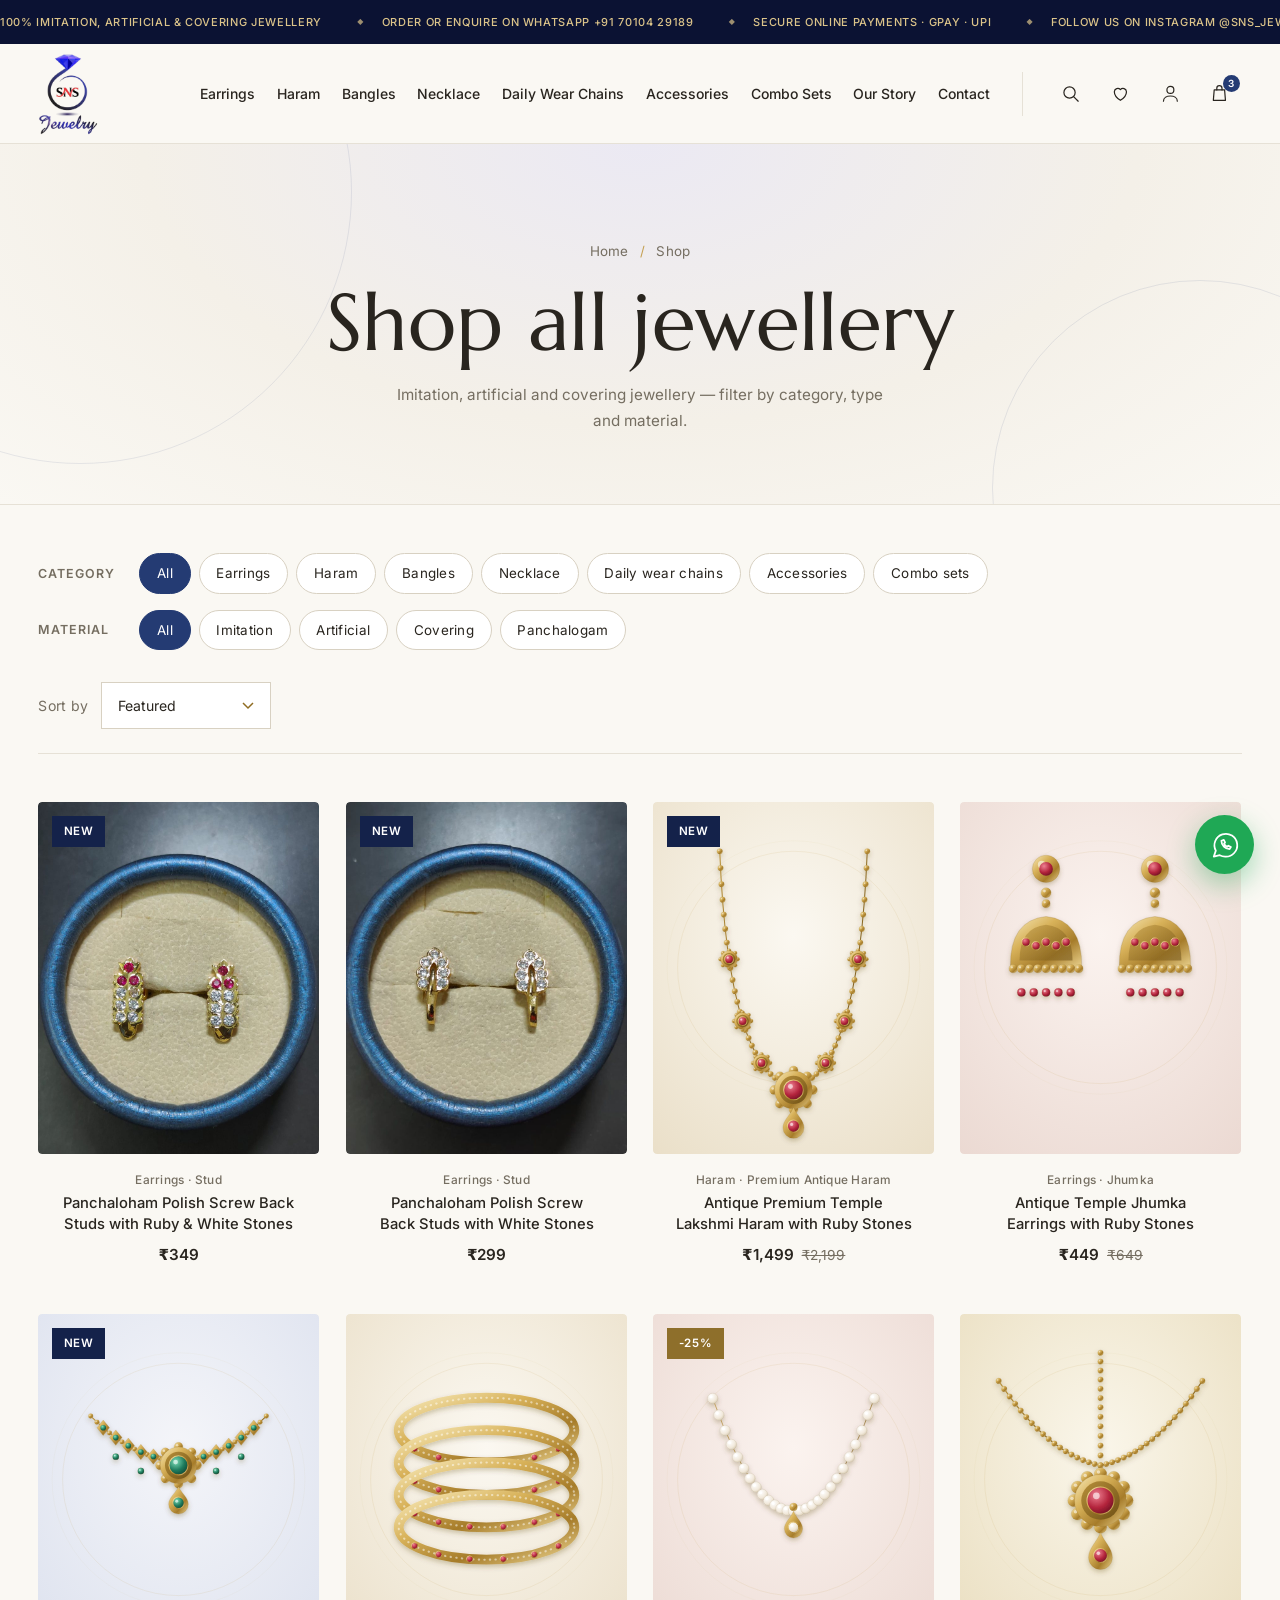
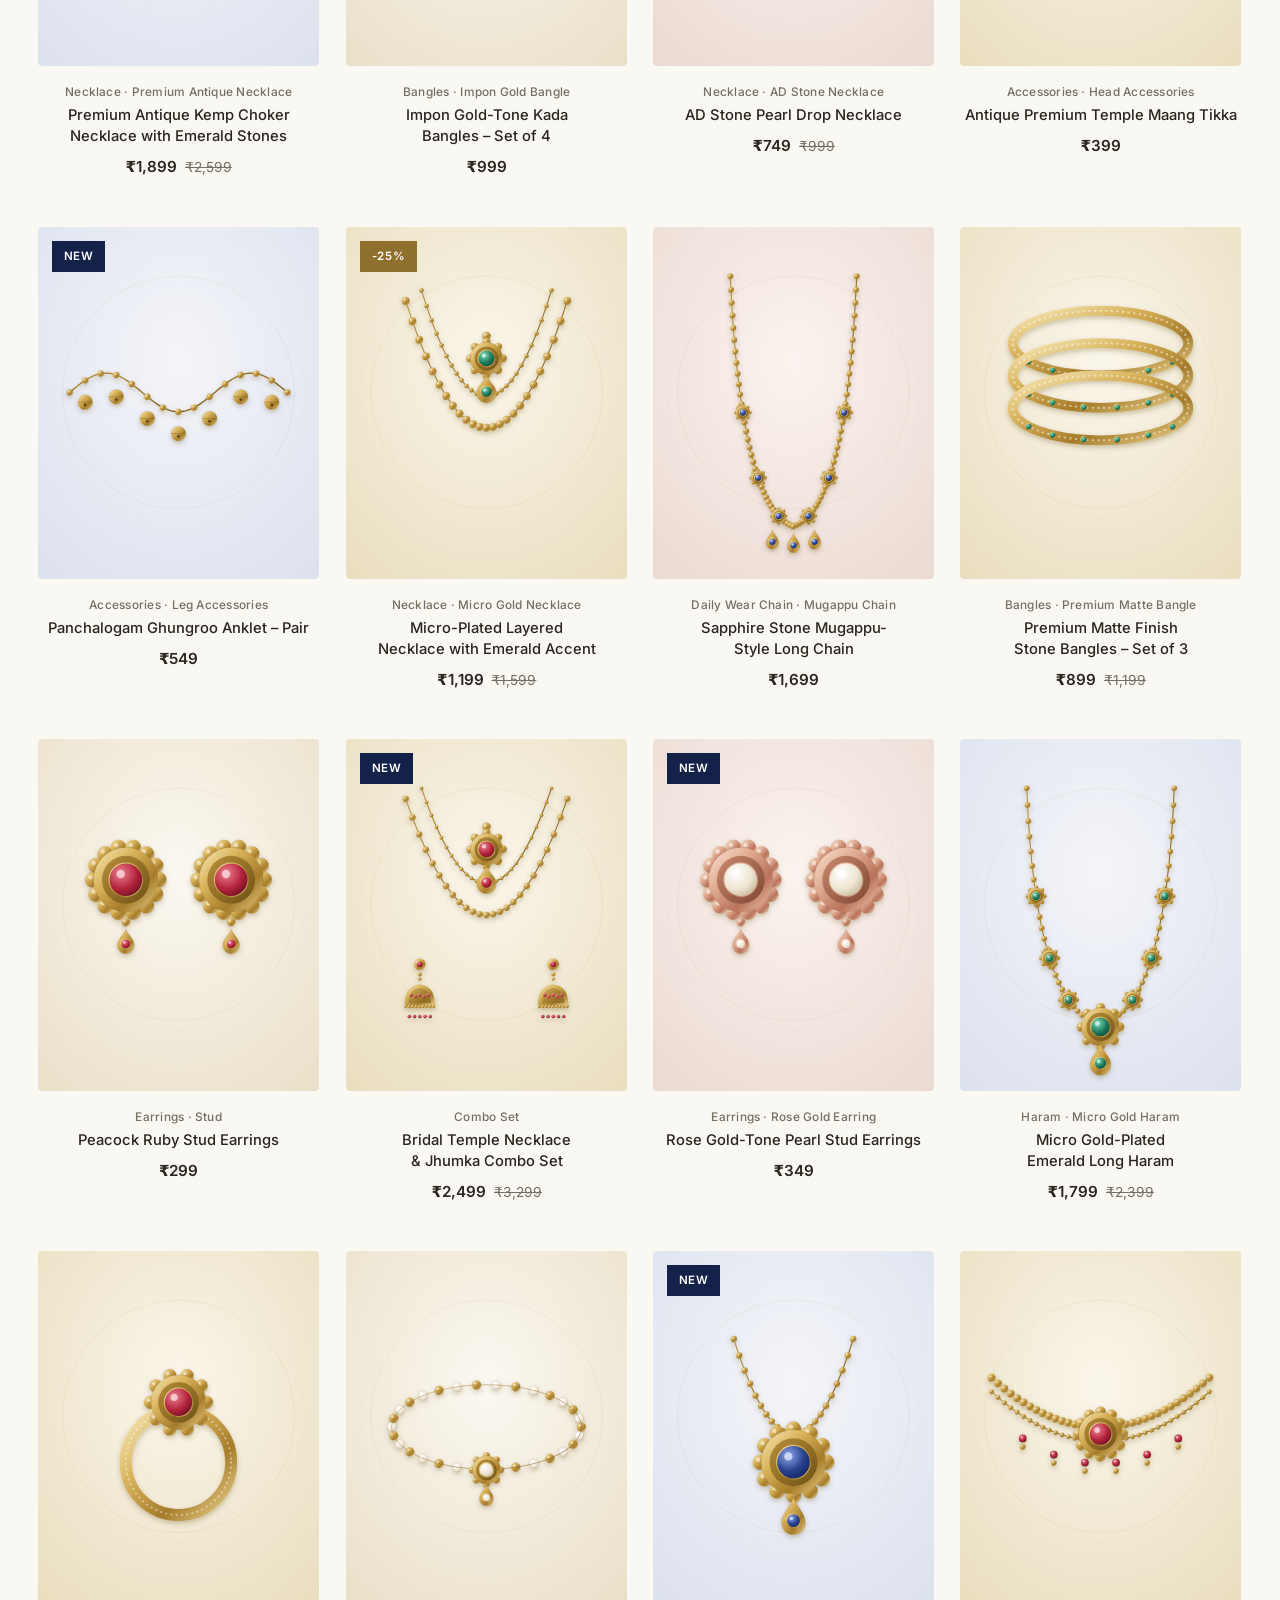
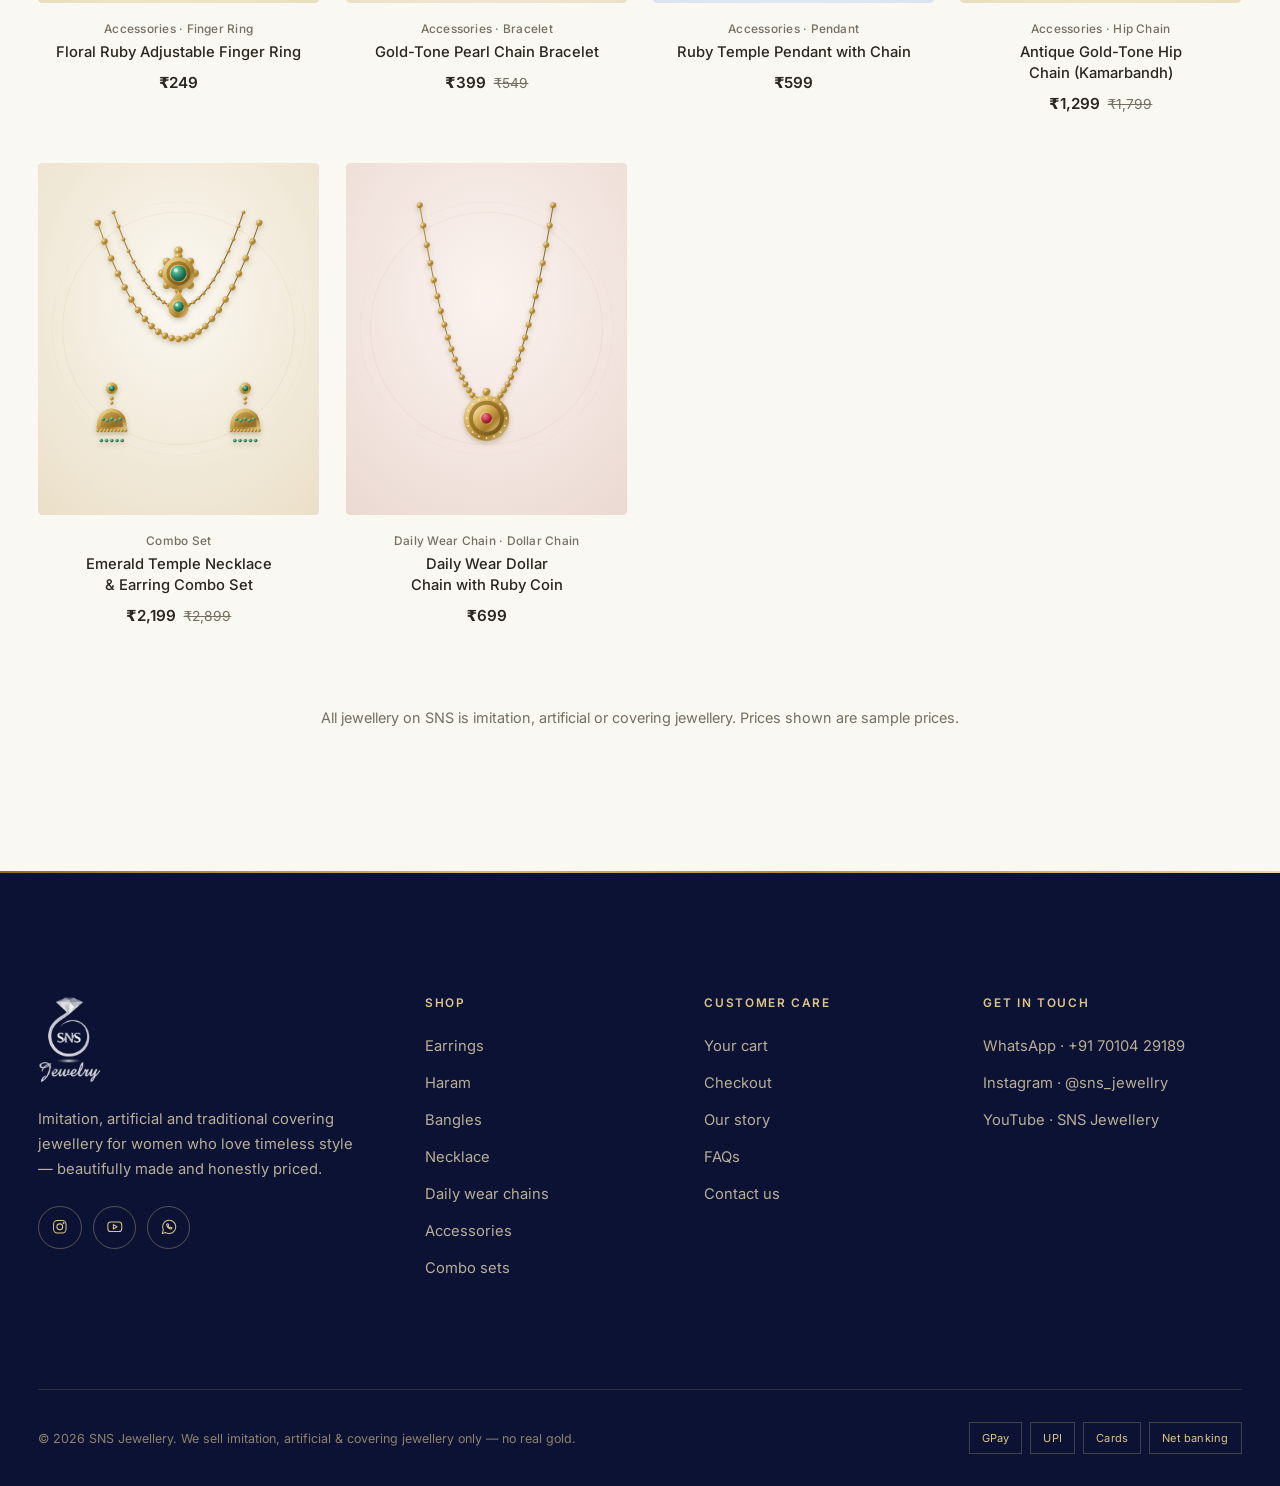
<file: shop.html>
<!DOCTYPE html>
<html lang="en">
<head>
<meta charset="utf-8">
<meta name="viewport" content="width=device-width, initial-scale=1">
<title>Shop — SNS Jewellery</title>
<meta name="description" content="SNS Jewellery — imitation, artificial and traditional covering jewellery in a modern white & gold collection.">
<meta name="theme-color" content="#FAF8F3">
<link rel="icon" href="assets/img/favicon.png" type="image/png">
<script>document.documentElement.className+=" js"</script>
<link rel="stylesheet" href="css/style.css">
<link rel="stylesheet" href="css/filters.css">
<script src="js/site.js" defer></script>
</head>
<body>
<a class="skip" href="#main">Skip to content</a>
<svg width="0" height="0" style="position:absolute" aria-hidden="true"><defs>
<symbol id="i-bag" viewBox="0 0 24 24"><path d="M6 8h12l1 12H5L6 8z"/><path d="M9 8V6a3 3 0 016 0v2"/></symbol>
<symbol id="i-search" viewBox="0 0 24 24"><circle cx="11" cy="11" r="6.5"/><path d="M16 16l5 5"/></symbol>
<symbol id="i-heart" viewBox="0 0 24 24"><path d="M12 20s-7-4.4-7-10a4 4 0 017-2.4A4 4 0 0119 10c0 5.6-7 10-7 10z"/></symbol>
<symbol id="i-user" viewBox="0 0 24 24"><circle cx="12" cy="8" r="4"/><path d="M4 21c0-4 4-6 8-6s8 2 8 6"/></symbol>
<symbol id="i-arrow" viewBox="0 0 24 24"><path d="M4 12h16M14 6l6 6-6 6"/></symbol>
<symbol id="i-wa" viewBox="0 0 24 24"><path d="M3 21l1.6-4.7A9 9 0 1112 21a9 9 0 01-4.3-1.1L3 21z"/><path d="M9 8.5c0 3.5 3 6.5 6.5 6.5l1-1.6-2-1-1 .8c-1-.4-2-1.3-2.4-2.4l.8-1-1-2L9 8.5z"/></symbol>
<symbol id="i-ig" viewBox="0 0 24 24"><rect x="3.5" y="3.5" width="17" height="17" rx="5"/><circle cx="12" cy="12" r="4"/><circle cx="17.2" cy="6.8" r=".6"/></symbol>
<symbol id="i-yt" viewBox="0 0 24 24"><rect x="2.5" y="5.5" width="19" height="13" rx="4"/><path d="M10 9l5 3-5 3z"/></symbol>
<symbol id="i-shield" viewBox="0 0 24 24"><path d="M12 3l8 3v6c0 5-3.5 8-8 9-4.5-1-8-4-8-9V6l8-3z"/><path d="M8.5 12l2.5 2.5 4.5-5"/></symbol>
<symbol id="i-gift" viewBox="0 0 24 24"><path d="M3 8h18v4H3zM5 12h14v9H5zM12 8v13"/><path d="M12 8c-2-4-6-3-5 0M12 8c2-4 6-3 5 0"/></symbol>
<symbol id="i-gem" viewBox="0 0 24 24"><path d="M6 4h12l3 5-9 11L3 9l3-5z"/><path d="M3 9h18M9 4l3 5 3-5M9 9l3 11 3-11"/></symbol>
<symbol id="i-lock" viewBox="0 0 24 24"><rect x="5" y="11" width="14" height="10" rx="1"/><path d="M8 11V8a4 4 0 018 0v3"/></symbol>
<symbol id="i-chat" viewBox="0 0 24 24"><path d="M4 5h16v11H9l-5 4V5z"/></symbol>
<symbol id="i-phone" viewBox="0 0 24 24"><path d="M5 4h4l2 5-2.5 1.5a11 11 0 005 5L15 13l5 2v4a2 2 0 01-2 2A16 16 0 013 6a2 2 0 012-2z"/></symbol>
<symbol id="i-truck" viewBox="0 0 24 24"><path d="M2 6h12v10H2zM14 10h4l3 3v3h-7"/><circle cx="7" cy="17.5" r="1.8"/><circle cx="17" cy="17.5" r="1.8"/></symbol>
<symbol id="i-pin" viewBox="0 0 24 24"><path d="M12 21s-7-6-7-11a7 7 0 0114 0c0 5-7 11-7 11z"/><circle cx="12" cy="10" r="2.5"/></symbol>
</defs></svg>
<div class="announce" role="region" aria-label="Announcements"><div class="announce__track"><span>100% imitation, artificial &amp; covering jewellery</span><span>Order or enquire on WhatsApp +91 70104 29189</span><span>Secure online payments · GPay · UPI</span><span>Follow us on Instagram @sns_jewellry</span><span>Traditional &amp; modern designs for every occasion</span><span>100% imitation, artificial &amp; covering jewellery</span><span>Order or enquire on WhatsApp +91 70104 29189</span><span>Secure online payments · GPay · UPI</span><span>Follow us on Instagram @sns_jewellry</span><span>Traditional &amp; modern designs for every occasion</span></div></div>
<header class="site-header">
  <input type="checkbox" id="nav-toggle" aria-label="Toggle menu">
  <div class="container bar">
    <a class="logo" href="index.html" aria-label="SNS Jewellery home">
      <img class="logo__img" src="assets/img/logo.png" alt="SNS Jewellery" width="356" height="483">
    </a>
    <nav class="nav" aria-label="Main"><ul><li class="has-sub"><a href="shop.html#c-earrings">Earrings</a><div class="sub"><div class="container sub__grid"><div class="sub__col"><h5>Shop styles</h5><div class="sub__links"><a href="shop.html#c-earrings">All Earrings</a><a href="shop.html#s-earrings-jhumka">Jhumka</a><a href="shop.html#s-earrings-stud">Stud</a><a href="shop.html#s-earrings-rosegold">Rose Gold Earring</a></div></div><div class="sub__col"><h5>Curated by</h5><div class="sub__links sub__links--1"><a href="shop.html#c-earrings">Latest Earrings</a><a href="shop.html#c-earrings,m-panchalogam">Panchalogam earrings</a><a href="shop.html#c-earrings,m-imitation">Imitation earrings</a><a href="shop.html#c-earrings,m-artificial">Artificial earrings</a></div></div><a class="sub__card" href="shop.html#s-earrings-stud"><img src="assets/img/p21.jpg" alt="" loading="lazy"><span>Stud</span></a><a class="sub__card" href="shop.html#s-earrings-jhumka"><img src="assets/img/p02.svg" alt="" loading="lazy"><span>Jhumka</span></a></div></div></li><li class="has-sub"><a href="shop.html#c-harams">Haram</a><div class="sub"><div class="container sub__grid"><div class="sub__col"><h5>Shop styles</h5><div class="sub__links"><a href="shop.html#c-harams">All Haram</a><a href="shop.html#s-harams-antique">Premium Antique Haram</a><a href="shop.html#s-harams-microgold">Micro Gold Haram</a><a href="shop.html#s-harams-forming">Forming Haram</a></div></div><div class="sub__col"><h5>Curated by</h5><div class="sub__links sub__links--1"><a href="shop.html#c-harams">Latest Haram</a><a href="shop.html#c-harams,m-covering">Covering haram</a></div></div><a class="sub__card" href="shop.html#s-harams-antique"><img src="assets/img/p01.svg" alt="" loading="lazy"><span>Premium Antique Haram</span></a><a class="sub__card" href="shop.html#s-harams-microgold"><img src="assets/img/p14.svg" alt="" loading="lazy"><span>Micro Gold Haram</span></a></div></div></li><li class="has-sub"><a href="shop.html#c-bangles">Bangles</a><div class="sub"><div class="container sub__grid"><div class="sub__col"><h5>Shop styles</h5><div class="sub__links"><a href="shop.html#c-bangles">All Bangles</a><a href="shop.html#s-bangles-impon">Impon Gold Bangle</a><a href="shop.html#s-bangles-matte">Premium Matte Bangle</a></div></div><div class="sub__col"><h5>Curated by</h5><div class="sub__links sub__links--1"><a href="shop.html#c-bangles">Latest Bangles</a><a href="shop.html#c-bangles,m-panchalogam">Panchalogam bangles</a><a href="shop.html#c-bangles,m-imitation">Imitation bangles</a></div></div><a class="sub__card" href="shop.html#s-bangles-impon"><img src="assets/img/p04.svg" alt="" loading="lazy"><span>Impon Gold Bangle</span></a><a class="sub__card" href="shop.html#s-bangles-matte"><img src="assets/img/p10.svg" alt="" loading="lazy"><span>Premium Matte Bangle</span></a></div></div></li><li class="has-sub"><a href="shop.html#c-necklaces">Necklace</a><div class="sub"><div class="container sub__grid"><div class="sub__col"><h5>Shop styles</h5><div class="sub__links"><a href="shop.html#c-necklaces">All Necklace</a><a href="shop.html#s-necklaces-antique">Premium Antique Necklace</a><a href="shop.html#s-necklaces-microgold">Micro Gold Necklace</a><a href="shop.html#s-necklaces-adstone">AD Stone Necklace</a></div></div><div class="sub__col"><h5>Curated by</h5><div class="sub__links sub__links--1"><a href="shop.html#c-necklaces">Latest Necklace</a><a href="shop.html#c-necklaces,m-artificial">Artificial necklace</a><a href="shop.html#c-necklaces,m-imitation">Imitation necklace</a></div></div><a class="sub__card" href="shop.html#s-necklaces-antique"><img src="assets/img/p03.svg" alt="" loading="lazy"><span>Premium Antique Necklace</span></a><a class="sub__card" href="shop.html#s-necklaces-adstone"><img src="assets/img/p05.svg" alt="" loading="lazy"><span>AD Stone Necklace</span></a></div></div></li><li class="has-sub"><a href="shop.html#c-chains">Daily Wear Chains</a><div class="sub"><div class="container sub__grid"><div class="sub__col"><h5>Shop styles</h5><div class="sub__links"><a href="shop.html#c-chains">All Daily Wear Chain</a><a href="shop.html#s-chains-chain">Chain</a><a href="shop.html#s-chains-mugappu">Mugappu Chain</a><a href="shop.html#s-chains-dollar">Dollar Chain</a></div></div><div class="sub__col"><h5>Curated by</h5><div class="sub__links sub__links--1"><a href="shop.html#c-chains">Latest Daily Wear Chain</a><a href="shop.html#c-chains,m-covering">Covering daily wear chain</a></div></div><a class="sub__card" href="shop.html#s-chains-mugappu"><img src="assets/img/p09.svg" alt="" loading="lazy"><span>Mugappu Chain</span></a><a class="sub__card" href="shop.html#s-chains-dollar"><img src="assets/img/p20.svg" alt="" loading="lazy"><span>Dollar Chain</span></a></div></div></li><li class="has-sub"><a href="shop.html#c-accessories">Accessories</a><div class="sub"><div class="container sub__grid"><div class="sub__col"><h5>Shop styles</h5><div class="sub__links"><a href="shop.html#c-accessories">All Accessories</a><a href="shop.html#s-accessories-pendant">Pendant</a><a href="shop.html#s-accessories-ring">Finger Ring</a><a href="shop.html#s-accessories-bracelet">Bracelet</a><a href="shop.html#s-accessories-head">Head Accessories</a><a href="shop.html#s-accessories-leg">Leg Accessories</a><a href="shop.html#s-accessories-hip">Hip Chain</a></div></div><div class="sub__col"><h5>Curated by</h5><div class="sub__links sub__links--1"><a href="shop.html#c-accessories">Latest Accessories</a><a href="shop.html#c-accessories,m-covering">Covering accessories</a><a href="shop.html#c-accessories,m-panchalogam">Panchalogam accessories</a><a href="shop.html#c-accessories,m-imitation">Imitation accessories</a></div></div><a class="sub__card" href="shop.html#s-accessories-head"><img src="assets/img/p06.svg" alt="" loading="lazy"><span>Head Accessories</span></a><a class="sub__card" href="shop.html#s-accessories-leg"><img src="assets/img/p07.svg" alt="" loading="lazy"><span>Leg Accessories</span></a></div></div></li><li class="has-sub"><a href="shop.html#c-combos">Combo Sets</a><div class="sub"><div class="container sub__grid"><div class="sub__col"><h5>Shop styles</h5><div class="sub__links"><a href="shop.html#c-combos">All Combo Set</a></div></div><div class="sub__col"><h5>Curated by</h5><div class="sub__links sub__links--1"><a href="shop.html#c-combos">Latest Combo Set</a><a href="shop.html#c-combos,m-covering">Covering combo set</a><a href="shop.html#c-combos,m-artificial">Artificial combo set</a></div></div><a class="sub__card" href="shop.html#c-combos"><img src="assets/img/p12.svg" alt="" loading="lazy"><span>Combo Set</span></a><a class="sub__card" href="shop.html#c-combos"><img src="assets/img/p19.svg" alt="" loading="lazy"><span>Combo Set</span></a></div></div></li><li><a href="about.html">Our Story</a></li><li><a href="contact.html">Contact</a></li></ul></nav>
    <div class="actions">
      <a class="icon-btn hide-m" href="shop.html" aria-label="Search"><svg class="i " aria-hidden="true"><use href="#i-search"/></svg></a>
      <a class="icon-btn" href="wishlist.html" aria-label="Wishlist"><svg class="i " aria-hidden="true"><use href="#i-heart"/></svg><span class="badge" data-wish-count hidden>0</span></a>
      <a class="icon-btn hide-m" href="#" aria-label="Account"><svg class="i " aria-hidden="true"><use href="#i-user"/></svg></a>
      <a class="icon-btn" href="cart.html" aria-label="Cart, 3 items"><svg class="i " aria-hidden="true"><use href="#i-bag"/></svg><span class="badge">3</span></a>
      <label class="burger" for="nav-toggle" aria-label="Menu"><span></span></label>
    </div>
  </div>
</header>
<main id="main">
<section class="page-hero"><div class="container">
  <ul class="crumbs rise" style="--i:0"><li><a href="index.html">Home</a></li><li>Shop</li></ul>
  <h1 class="rise" style="--i:1">Shop all jewellery</h1>
  <p class="rise" style="--i:2">Imitation, artificial and covering jewellery — filter by category, type and material.</p>
</div></section>
<section class="section" style="padding-top:var(--s-7)">
  <div class="container shop">
    <input type="radio" name="c" id="c-all" checked><input type="radio" name="c" id="c-earrings"><input type="radio" name="c" id="c-harams"><input type="radio" name="c" id="c-bangles"><input type="radio" name="c" id="c-necklaces"><input type="radio" name="c" id="c-chains"><input type="radio" name="c" id="c-accessories"><input type="radio" name="c" id="c-combos"><input type="radio" name="m" id="m-all" checked><input type="radio" name="m" id="m-imitation"><input type="radio" name="m" id="m-artificial"><input type="radio" name="m" id="m-covering"><input type="radio" name="m" id="m-panchalogam"><input type="radio" name="s-earrings" id="s-earrings-all" checked><input type="radio" name="s-earrings" id="s-earrings-jhumka"><input type="radio" name="s-earrings" id="s-earrings-stud"><input type="radio" name="s-earrings" id="s-earrings-rosegold"><input type="radio" name="s-harams" id="s-harams-all" checked><input type="radio" name="s-harams" id="s-harams-antique"><input type="radio" name="s-harams" id="s-harams-microgold"><input type="radio" name="s-harams" id="s-harams-forming"><input type="radio" name="s-bangles" id="s-bangles-all" checked><input type="radio" name="s-bangles" id="s-bangles-impon"><input type="radio" name="s-bangles" id="s-bangles-matte"><input type="radio" name="s-necklaces" id="s-necklaces-all" checked><input type="radio" name="s-necklaces" id="s-necklaces-antique"><input type="radio" name="s-necklaces" id="s-necklaces-microgold"><input type="radio" name="s-necklaces" id="s-necklaces-adstone"><input type="radio" name="s-chains" id="s-chains-all" checked><input type="radio" name="s-chains" id="s-chains-chain"><input type="radio" name="s-chains" id="s-chains-mugappu"><input type="radio" name="s-chains" id="s-chains-dollar"><input type="radio" name="s-accessories" id="s-accessories-all" checked><input type="radio" name="s-accessories" id="s-accessories-pendant"><input type="radio" name="s-accessories" id="s-accessories-ring"><input type="radio" name="s-accessories" id="s-accessories-bracelet"><input type="radio" name="s-accessories" id="s-accessories-head"><input type="radio" name="s-accessories" id="s-accessories-leg"><input type="radio" name="s-accessories" id="s-accessories-hip">
    <div class="toolbar">
      <div class="filters">
        <div class="filter-row"><span class="filter-label">Category</span><div class="chips" role="group" aria-label="Filter by category"><label class="chip" for="c-all">All</label><label class="chip" for="c-earrings">Earrings</label><label class="chip" for="c-harams">Haram</label><label class="chip" for="c-bangles">Bangles</label><label class="chip" for="c-necklaces">Necklace</label><label class="chip" for="c-chains">Daily wear chains</label><label class="chip" for="c-accessories">Accessories</label><label class="chip" for="c-combos">Combo sets</label></div></div>
        <div class="filter-row filter-row--sub sub-earrings"><span class="filter-label">Type</span><div class="chips" role="group" aria-label="Filter by Earrings type"><label class="chip" for="s-earrings-all">All</label><label class="chip" for="s-earrings-jhumka">Jhumka</label><label class="chip" for="s-earrings-stud">Stud</label><label class="chip" for="s-earrings-rosegold">Rose Gold Earring</label></div></div><div class="filter-row filter-row--sub sub-harams"><span class="filter-label">Type</span><div class="chips" role="group" aria-label="Filter by Haram type"><label class="chip" for="s-harams-all">All</label><label class="chip" for="s-harams-antique">Premium Antique Haram</label><label class="chip" for="s-harams-microgold">Micro Gold Haram</label><label class="chip" for="s-harams-forming">Forming Haram</label></div></div><div class="filter-row filter-row--sub sub-bangles"><span class="filter-label">Type</span><div class="chips" role="group" aria-label="Filter by Bangles type"><label class="chip" for="s-bangles-all">All</label><label class="chip" for="s-bangles-impon">Impon Gold Bangle</label><label class="chip" for="s-bangles-matte">Premium Matte Bangle</label></div></div><div class="filter-row filter-row--sub sub-necklaces"><span class="filter-label">Type</span><div class="chips" role="group" aria-label="Filter by Necklace type"><label class="chip" for="s-necklaces-all">All</label><label class="chip" for="s-necklaces-antique">Premium Antique Necklace</label><label class="chip" for="s-necklaces-microgold">Micro Gold Necklace</label><label class="chip" for="s-necklaces-adstone">AD Stone Necklace</label></div></div><div class="filter-row filter-row--sub sub-chains"><span class="filter-label">Type</span><div class="chips" role="group" aria-label="Filter by Daily Wear Chain type"><label class="chip" for="s-chains-all">All</label><label class="chip" for="s-chains-chain">Chain</label><label class="chip" for="s-chains-mugappu">Mugappu Chain</label><label class="chip" for="s-chains-dollar">Dollar Chain</label></div></div><div class="filter-row filter-row--sub sub-accessories"><span class="filter-label">Type</span><div class="chips" role="group" aria-label="Filter by Accessories type"><label class="chip" for="s-accessories-all">All</label><label class="chip" for="s-accessories-pendant">Pendant</label><label class="chip" for="s-accessories-ring">Finger Ring</label><label class="chip" for="s-accessories-bracelet">Bracelet</label><label class="chip" for="s-accessories-head">Head Accessories</label><label class="chip" for="s-accessories-leg">Leg Accessories</label><label class="chip" for="s-accessories-hip">Hip Chain</label></div></div>
        <div class="filter-row"><span class="filter-label">Material</span><div class="chips" role="group" aria-label="Filter by material"><label class="chip" for="m-all">All</label><label class="chip" for="m-imitation">Imitation</label><label class="chip" for="m-artificial">Artificial</label><label class="chip" for="m-covering">Covering</label><label class="chip" for="m-panchalogam">Panchalogam</label></div></div>
      </div>
      <label class="sort">Sort by <select aria-label="Sort products"><option>Featured</option><option>Price: low to high</option><option>Price: high to low</option><option>Newest</option></select></label>
    </div>
    <div class="grid grid--4"><article class="card reveal" data-cat="earrings earrings-stud panchalogam">
  <div class="card__frame">
    <a class="card__media" href="product.html"><span class="tag">New</span><img src="assets/img/p21.jpg" alt="Panchaloham Polish Screw Back Studs with Ruby &amp; White Stones — Earrings · Stud" loading="lazy" width="800" height="1000"></a>
    <button class="wish" type="button" data-wish="p21" aria-pressed="false" aria-label="Add Panchaloham Polish Screw Back Studs with Ruby &amp; White Stones to wishlist"><svg class="i " aria-hidden="true"><use href="#i-heart"/></svg></button>
    <a class="card__add" href="cart.html"><svg class="i " aria-hidden="true"><use href="#i-bag"/></svg> Add to cart</a>
  </div>
  <div class="card__body"><p class="card__cat">Earrings · Stud</p><h3 class="card__title"><a href="product.html">Panchaloham Polish Screw Back Studs with Ruby &amp; White Stones</a></h3><p class="price">₹349</p></div>
</article><article class="card reveal" data-cat="earrings earrings-stud panchalogam">
  <div class="card__frame">
    <a class="card__media" href="product.html"><span class="tag">New</span><img src="assets/img/p22.jpg" alt="Panchaloham Polish Screw Back Studs with White Stones — Earrings · Stud" loading="lazy" width="800" height="1000"></a>
    <button class="wish" type="button" data-wish="p22" aria-pressed="false" aria-label="Add Panchaloham Polish Screw Back Studs with White Stones to wishlist"><svg class="i " aria-hidden="true"><use href="#i-heart"/></svg></button>
    <a class="card__add" href="cart.html"><svg class="i " aria-hidden="true"><use href="#i-bag"/></svg> Add to cart</a>
  </div>
  <div class="card__body"><p class="card__cat">Earrings · Stud</p><h3 class="card__title"><a href="product.html">Panchaloham Polish Screw Back Studs with White Stones</a></h3><p class="price">₹299</p></div>
</article><article class="card reveal" data-cat="harams harams-antique covering">
  <div class="card__frame">
    <a class="card__media" href="product.html"><span class="tag">New</span><img src="assets/img/p01.svg" alt="Antique Premium Temple Lakshmi Haram with Ruby Stones — Haram · Premium Antique Haram" loading="lazy" width="800" height="1000"></a>
    <button class="wish" type="button" data-wish="p01" aria-pressed="false" aria-label="Add Antique Premium Temple Lakshmi Haram with Ruby Stones to wishlist"><svg class="i " aria-hidden="true"><use href="#i-heart"/></svg></button>
    <a class="card__add" href="cart.html"><svg class="i " aria-hidden="true"><use href="#i-bag"/></svg> Add to cart</a>
  </div>
  <div class="card__body"><p class="card__cat">Haram · Premium Antique Haram</p><h3 class="card__title"><a href="product.html">Antique Premium Temple Lakshmi Haram with Ruby Stones</a></h3><p class="price">₹1,499<s>₹2,199</s></p></div>
</article><article class="card reveal" data-cat="earrings earrings-jhumka imitation">
  <div class="card__frame">
    <a class="card__media" href="product.html"><img src="assets/img/p02.svg" alt="Antique Temple Jhumka Earrings with Ruby Stones — Earrings · Jhumka" loading="lazy" width="800" height="1000"></a>
    <button class="wish" type="button" data-wish="p02" aria-pressed="false" aria-label="Add Antique Temple Jhumka Earrings with Ruby Stones to wishlist"><svg class="i " aria-hidden="true"><use href="#i-heart"/></svg></button>
    <a class="card__add" href="cart.html"><svg class="i " aria-hidden="true"><use href="#i-bag"/></svg> Add to cart</a>
  </div>
  <div class="card__body"><p class="card__cat">Earrings · Jhumka</p><h3 class="card__title"><a href="product.html">Antique Temple Jhumka Earrings with Ruby Stones</a></h3><p class="price">₹449<s>₹649</s></p></div>
</article><article class="card reveal" data-cat="necklaces necklaces-antique artificial">
  <div class="card__frame">
    <a class="card__media" href="product.html"><span class="tag">New</span><img src="assets/img/p03.svg" alt="Premium Antique Kemp Choker Necklace with Emerald Stones — Necklace · Premium Antique Necklace" loading="lazy" width="800" height="1000"></a>
    <button class="wish" type="button" data-wish="p03" aria-pressed="false" aria-label="Add Premium Antique Kemp Choker Necklace with Emerald Stones to wishlist"><svg class="i " aria-hidden="true"><use href="#i-heart"/></svg></button>
    <a class="card__add" href="cart.html"><svg class="i " aria-hidden="true"><use href="#i-bag"/></svg> Add to cart</a>
  </div>
  <div class="card__body"><p class="card__cat">Necklace · Premium Antique Necklace</p><h3 class="card__title"><a href="product.html">Premium Antique Kemp Choker Necklace with Emerald Stones</a></h3><p class="price">₹1,899<s>₹2,599</s></p></div>
</article><article class="card reveal" data-cat="bangles bangles-impon panchalogam">
  <div class="card__frame">
    <a class="card__media" href="product.html"><img src="assets/img/p04.svg" alt="Impon Gold-Tone Kada Bangles – Set of 4 — Bangles · Impon Gold Bangle" loading="lazy" width="800" height="1000"></a>
    <button class="wish" type="button" data-wish="p04" aria-pressed="false" aria-label="Add Impon Gold-Tone Kada Bangles – Set of 4 to wishlist"><svg class="i " aria-hidden="true"><use href="#i-heart"/></svg></button>
    <a class="card__add" href="cart.html"><svg class="i " aria-hidden="true"><use href="#i-bag"/></svg> Add to cart</a>
  </div>
  <div class="card__body"><p class="card__cat">Bangles · Impon Gold Bangle</p><h3 class="card__title"><a href="product.html">Impon Gold-Tone Kada Bangles – Set of 4</a></h3><p class="price">₹999</p></div>
</article><article class="card reveal" data-cat="necklaces necklaces-adstone imitation">
  <div class="card__frame">
    <a class="card__media" href="product.html"><span class="tag tag--sale">-25%</span><img src="assets/img/p05.svg" alt="AD Stone Pearl Drop Necklace — Necklace · AD Stone Necklace" loading="lazy" width="800" height="1000"></a>
    <button class="wish" type="button" data-wish="p05" aria-pressed="false" aria-label="Add AD Stone Pearl Drop Necklace to wishlist"><svg class="i " aria-hidden="true"><use href="#i-heart"/></svg></button>
    <a class="card__add" href="cart.html"><svg class="i " aria-hidden="true"><use href="#i-bag"/></svg> Add to cart</a>
  </div>
  <div class="card__body"><p class="card__cat">Necklace · AD Stone Necklace</p><h3 class="card__title"><a href="product.html">AD Stone Pearl Drop Necklace</a></h3><p class="price">₹749<s>₹999</s></p></div>
</article><article class="card reveal" data-cat="accessories accessories-head covering">
  <div class="card__frame">
    <a class="card__media" href="product.html"><img src="assets/img/p06.svg" alt="Antique Premium Temple Maang Tikka — Accessories · Head Accessories" loading="lazy" width="800" height="1000"></a>
    <button class="wish" type="button" data-wish="p06" aria-pressed="false" aria-label="Add Antique Premium Temple Maang Tikka to wishlist"><svg class="i " aria-hidden="true"><use href="#i-heart"/></svg></button>
    <a class="card__add" href="cart.html"><svg class="i " aria-hidden="true"><use href="#i-bag"/></svg> Add to cart</a>
  </div>
  <div class="card__body"><p class="card__cat">Accessories · Head Accessories</p><h3 class="card__title"><a href="product.html">Antique Premium Temple Maang Tikka</a></h3><p class="price">₹399</p></div>
</article><article class="card reveal" data-cat="accessories accessories-leg panchalogam">
  <div class="card__frame">
    <a class="card__media" href="product.html"><span class="tag">New</span><img src="assets/img/p07.svg" alt="Panchalogam Ghungroo Anklet – Pair — Accessories · Leg Accessories" loading="lazy" width="800" height="1000"></a>
    <button class="wish" type="button" data-wish="p07" aria-pressed="false" aria-label="Add Panchalogam Ghungroo Anklet – Pair to wishlist"><svg class="i " aria-hidden="true"><use href="#i-heart"/></svg></button>
    <a class="card__add" href="cart.html"><svg class="i " aria-hidden="true"><use href="#i-bag"/></svg> Add to cart</a>
  </div>
  <div class="card__body"><p class="card__cat">Accessories · Leg Accessories</p><h3 class="card__title"><a href="product.html">Panchalogam Ghungroo Anklet – Pair</a></h3><p class="price">₹549</p></div>
</article><article class="card reveal" data-cat="necklaces necklaces-microgold artificial">
  <div class="card__frame">
    <a class="card__media" href="product.html"><span class="tag tag--sale">-25%</span><img src="assets/img/p08.svg" alt="Micro-Plated Layered Necklace with Emerald Accent — Necklace · Micro Gold Necklace" loading="lazy" width="800" height="1000"></a>
    <button class="wish" type="button" data-wish="p08" aria-pressed="false" aria-label="Add Micro-Plated Layered Necklace with Emerald Accent to wishlist"><svg class="i " aria-hidden="true"><use href="#i-heart"/></svg></button>
    <a class="card__add" href="cart.html"><svg class="i " aria-hidden="true"><use href="#i-bag"/></svg> Add to cart</a>
  </div>
  <div class="card__body"><p class="card__cat">Necklace · Micro Gold Necklace</p><h3 class="card__title"><a href="product.html">Micro-Plated Layered Necklace with Emerald Accent</a></h3><p class="price">₹1,199<s>₹1,599</s></p></div>
</article><article class="card reveal" data-cat="chains chains-mugappu covering">
  <div class="card__frame">
    <a class="card__media" href="product.html"><img src="assets/img/p09.svg" alt="Sapphire Stone Mugappu-Style Long Chain — Daily Wear Chain · Mugappu Chain" loading="lazy" width="800" height="1000"></a>
    <button class="wish" type="button" data-wish="p09" aria-pressed="false" aria-label="Add Sapphire Stone Mugappu-Style Long Chain to wishlist"><svg class="i " aria-hidden="true"><use href="#i-heart"/></svg></button>
    <a class="card__add" href="cart.html"><svg class="i " aria-hidden="true"><use href="#i-bag"/></svg> Add to cart</a>
  </div>
  <div class="card__body"><p class="card__cat">Daily Wear Chain · Mugappu Chain</p><h3 class="card__title"><a href="product.html">Sapphire Stone Mugappu-Style Long Chain</a></h3><p class="price">₹1,699</p></div>
</article><article class="card reveal" data-cat="bangles bangles-matte imitation">
  <div class="card__frame">
    <a class="card__media" href="product.html"><img src="assets/img/p10.svg" alt="Premium Matte Finish Stone Bangles – Set of 3 — Bangles · Premium Matte Bangle" loading="lazy" width="800" height="1000"></a>
    <button class="wish" type="button" data-wish="p10" aria-pressed="false" aria-label="Add Premium Matte Finish Stone Bangles – Set of 3 to wishlist"><svg class="i " aria-hidden="true"><use href="#i-heart"/></svg></button>
    <a class="card__add" href="cart.html"><svg class="i " aria-hidden="true"><use href="#i-bag"/></svg> Add to cart</a>
  </div>
  <div class="card__body"><p class="card__cat">Bangles · Premium Matte Bangle</p><h3 class="card__title"><a href="product.html">Premium Matte Finish Stone Bangles – Set of 3</a></h3><p class="price">₹899<s>₹1,199</s></p></div>
</article><article class="card reveal" data-cat="earrings earrings-stud artificial">
  <div class="card__frame">
    <a class="card__media" href="product.html"><img src="assets/img/p11.svg" alt="Peacock Ruby Stud Earrings — Earrings · Stud" loading="lazy" width="800" height="1000"></a>
    <button class="wish" type="button" data-wish="p11" aria-pressed="false" aria-label="Add Peacock Ruby Stud Earrings to wishlist"><svg class="i " aria-hidden="true"><use href="#i-heart"/></svg></button>
    <a class="card__add" href="cart.html"><svg class="i " aria-hidden="true"><use href="#i-bag"/></svg> Add to cart</a>
  </div>
  <div class="card__body"><p class="card__cat">Earrings · Stud</p><h3 class="card__title"><a href="product.html">Peacock Ruby Stud Earrings</a></h3><p class="price">₹299</p></div>
</article><article class="card reveal" data-cat="combos combos-set covering">
  <div class="card__frame">
    <a class="card__media" href="product.html"><span class="tag">New</span><img src="assets/img/p12.svg" alt="Bridal Temple Necklace &amp; Jhumka Combo Set — Combo Set" loading="lazy" width="800" height="1000"></a>
    <button class="wish" type="button" data-wish="p12" aria-pressed="false" aria-label="Add Bridal Temple Necklace &amp; Jhumka Combo Set to wishlist"><svg class="i " aria-hidden="true"><use href="#i-heart"/></svg></button>
    <a class="card__add" href="cart.html"><svg class="i " aria-hidden="true"><use href="#i-bag"/></svg> Add to cart</a>
  </div>
  <div class="card__body"><p class="card__cat">Combo Set</p><h3 class="card__title"><a href="product.html">Bridal Temple Necklace &amp; Jhumka Combo Set</a></h3><p class="price">₹2,499<s>₹3,299</s></p></div>
</article><article class="card reveal" data-cat="earrings earrings-rosegold imitation">
  <div class="card__frame">
    <a class="card__media" href="product.html"><span class="tag">New</span><img src="assets/img/p13.svg" alt="Rose Gold-Tone Pearl Stud Earrings — Earrings · Rose Gold Earring" loading="lazy" width="800" height="1000"></a>
    <button class="wish" type="button" data-wish="p13" aria-pressed="false" aria-label="Add Rose Gold-Tone Pearl Stud Earrings to wishlist"><svg class="i " aria-hidden="true"><use href="#i-heart"/></svg></button>
    <a class="card__add" href="cart.html"><svg class="i " aria-hidden="true"><use href="#i-bag"/></svg> Add to cart</a>
  </div>
  <div class="card__body"><p class="card__cat">Earrings · Rose Gold Earring</p><h3 class="card__title"><a href="product.html">Rose Gold-Tone Pearl Stud Earrings</a></h3><p class="price">₹349</p></div>
</article><article class="card reveal" data-cat="harams harams-microgold covering">
  <div class="card__frame">
    <a class="card__media" href="product.html"><img src="assets/img/p14.svg" alt="Micro Gold-Plated Emerald Long Haram — Haram · Micro Gold Haram" loading="lazy" width="800" height="1000"></a>
    <button class="wish" type="button" data-wish="p14" aria-pressed="false" aria-label="Add Micro Gold-Plated Emerald Long Haram to wishlist"><svg class="i " aria-hidden="true"><use href="#i-heart"/></svg></button>
    <a class="card__add" href="cart.html"><svg class="i " aria-hidden="true"><use href="#i-bag"/></svg> Add to cart</a>
  </div>
  <div class="card__body"><p class="card__cat">Haram · Micro Gold Haram</p><h3 class="card__title"><a href="product.html">Micro Gold-Plated Emerald Long Haram</a></h3><p class="price">₹1,799<s>₹2,399</s></p></div>
</article><article class="card reveal" data-cat="accessories accessories-ring imitation">
  <div class="card__frame">
    <a class="card__media" href="product.html"><img src="assets/img/p15.svg" alt="Floral Ruby Adjustable Finger Ring — Accessories · Finger Ring" loading="lazy" width="800" height="1000"></a>
    <button class="wish" type="button" data-wish="p15" aria-pressed="false" aria-label="Add Floral Ruby Adjustable Finger Ring to wishlist"><svg class="i " aria-hidden="true"><use href="#i-heart"/></svg></button>
    <a class="card__add" href="cart.html"><svg class="i " aria-hidden="true"><use href="#i-bag"/></svg> Add to cart</a>
  </div>
  <div class="card__body"><p class="card__cat">Accessories · Finger Ring</p><h3 class="card__title"><a href="product.html">Floral Ruby Adjustable Finger Ring</a></h3><p class="price">₹249</p></div>
</article><article class="card reveal" data-cat="accessories accessories-bracelet imitation">
  <div class="card__frame">
    <a class="card__media" href="product.html"><img src="assets/img/p16.svg" alt="Gold-Tone Pearl Chain Bracelet — Accessories · Bracelet" loading="lazy" width="800" height="1000"></a>
    <button class="wish" type="button" data-wish="p16" aria-pressed="false" aria-label="Add Gold-Tone Pearl Chain Bracelet to wishlist"><svg class="i " aria-hidden="true"><use href="#i-heart"/></svg></button>
    <a class="card__add" href="cart.html"><svg class="i " aria-hidden="true"><use href="#i-bag"/></svg> Add to cart</a>
  </div>
  <div class="card__body"><p class="card__cat">Accessories · Bracelet</p><h3 class="card__title"><a href="product.html">Gold-Tone Pearl Chain Bracelet</a></h3><p class="price">₹399<s>₹549</s></p></div>
</article><article class="card reveal" data-cat="accessories accessories-pendant covering">
  <div class="card__frame">
    <a class="card__media" href="product.html"><span class="tag">New</span><img src="assets/img/p17.svg" alt="Ruby Temple Pendant with Chain — Accessories · Pendant" loading="lazy" width="800" height="1000"></a>
    <button class="wish" type="button" data-wish="p17" aria-pressed="false" aria-label="Add Ruby Temple Pendant with Chain to wishlist"><svg class="i " aria-hidden="true"><use href="#i-heart"/></svg></button>
    <a class="card__add" href="cart.html"><svg class="i " aria-hidden="true"><use href="#i-bag"/></svg> Add to cart</a>
  </div>
  <div class="card__body"><p class="card__cat">Accessories · Pendant</p><h3 class="card__title"><a href="product.html">Ruby Temple Pendant with Chain</a></h3><p class="price">₹599</p></div>
</article><article class="card reveal" data-cat="accessories accessories-hip covering">
  <div class="card__frame">
    <a class="card__media" href="product.html"><img src="assets/img/p18.svg" alt="Antique Gold-Tone Hip Chain (Kamarbandh) — Accessories · Hip Chain" loading="lazy" width="800" height="1000"></a>
    <button class="wish" type="button" data-wish="p18" aria-pressed="false" aria-label="Add Antique Gold-Tone Hip Chain (Kamarbandh) to wishlist"><svg class="i " aria-hidden="true"><use href="#i-heart"/></svg></button>
    <a class="card__add" href="cart.html"><svg class="i " aria-hidden="true"><use href="#i-bag"/></svg> Add to cart</a>
  </div>
  <div class="card__body"><p class="card__cat">Accessories · Hip Chain</p><h3 class="card__title"><a href="product.html">Antique Gold-Tone Hip Chain (Kamarbandh)</a></h3><p class="price">₹1,299<s>₹1,799</s></p></div>
</article><article class="card reveal" data-cat="combos combos-set artificial">
  <div class="card__frame">
    <a class="card__media" href="product.html"><img src="assets/img/p19.svg" alt="Emerald Temple Necklace &amp; Earring Combo Set — Combo Set" loading="lazy" width="800" height="1000"></a>
    <button class="wish" type="button" data-wish="p19" aria-pressed="false" aria-label="Add Emerald Temple Necklace &amp; Earring Combo Set to wishlist"><svg class="i " aria-hidden="true"><use href="#i-heart"/></svg></button>
    <a class="card__add" href="cart.html"><svg class="i " aria-hidden="true"><use href="#i-bag"/></svg> Add to cart</a>
  </div>
  <div class="card__body"><p class="card__cat">Combo Set</p><h3 class="card__title"><a href="product.html">Emerald Temple Necklace &amp; Earring Combo Set</a></h3><p class="price">₹2,199<s>₹2,899</s></p></div>
</article><article class="card reveal" data-cat="chains chains-dollar covering">
  <div class="card__frame">
    <a class="card__media" href="product.html"><img src="assets/img/p20.svg" alt="Daily Wear Dollar Chain with Ruby Coin — Daily Wear Chain · Dollar Chain" loading="lazy" width="800" height="1000"></a>
    <button class="wish" type="button" data-wish="p20" aria-pressed="false" aria-label="Add Daily Wear Dollar Chain with Ruby Coin to wishlist"><svg class="i " aria-hidden="true"><use href="#i-heart"/></svg></button>
    <a class="card__add" href="cart.html"><svg class="i " aria-hidden="true"><use href="#i-bag"/></svg> Add to cart</a>
  </div>
  <div class="card__body"><p class="card__cat">Daily Wear Chain · Dollar Chain</p><h3 class="card__title"><a href="product.html">Daily Wear Dollar Chain with Ruby Coin</a></h3><p class="price">₹699</p></div>
</article></div>
    <p class="note-bar">All jewellery on SNS is imitation, artificial or covering jewellery. Prices shown are sample prices.</p>
  </div>
</section>
</main>
<footer class="site-footer">
  <div class="container">
    <div class="footer__grid">
      <div>
        <a class="logo" href="index.html" aria-label="SNS Jewellery home"><img class="logo__img" src="assets/img/logo.png" alt="SNS Jewellery" width="356" height="483"></a>
        <p class="footer__about">Imitation, artificial and traditional covering jewellery for women who love timeless style — beautifully made and honestly priced.</p>
        <div class="socials">
          <a href="https://www.instagram.com/sns_jewellry?psln=MWFnM2Iwc25meHJ3" target="_blank" rel="noopener" aria-label="Instagram"><svg class="i " aria-hidden="true"><use href="#i-ig"/></svg></a>
          <a href="https://youtube.com/@snsjewellery9540?si=thpF3MOT4YrfwC4u" target="_blank" rel="noopener" aria-label="YouTube"><svg class="i " aria-hidden="true"><use href="#i-yt"/></svg></a>
          <a href="https://wa.me/917010429189?text=Hi%20SNS%20Jewellery%2C%20I%20would%20like%20to%20enquire%20about%20your%20jewellery." target="_blank" rel="noopener" aria-label="WhatsApp"><svg class="i " aria-hidden="true"><use href="#i-wa"/></svg></a>
        </div>
      </div>
      <div><h4>Shop</h4><ul>
        <li><a href="shop.html#c-earrings">Earrings</a></li><li><a href="shop.html#c-harams">Haram</a></li>
        <li><a href="shop.html#c-bangles">Bangles</a></li><li><a href="shop.html#c-necklaces">Necklace</a></li>
        <li><a href="shop.html#c-chains">Daily wear chains</a></li><li><a href="shop.html#c-accessories">Accessories</a></li>
        <li><a href="shop.html#c-combos">Combo sets</a></li></ul></div>
      <div><h4>Customer care</h4><ul>
        <li><a href="cart.html">Your cart</a></li><li><a href="checkout.html">Checkout</a></li>
        <li><a href="about.html">Our story</a></li><li><a href="contact.html#faq">FAQs</a></li><li><a href="contact.html">Contact us</a></li></ul></div>
      <div><h4>Get in touch</h4><ul>
        <li><a href="https://wa.me/917010429189?text=Hi%20SNS%20Jewellery%2C%20I%20would%20like%20to%20enquire%20about%20your%20jewellery." target="_blank" rel="noopener">WhatsApp · +91 70104 29189</a></li>
        <li><a href="https://www.instagram.com/sns_jewellry?psln=MWFnM2Iwc25meHJ3" target="_blank" rel="noopener">Instagram · @sns_jewellry</a></li>
        <li><a href="https://youtube.com/@snsjewellery9540?si=thpF3MOT4YrfwC4u" target="_blank" rel="noopener">YouTube · SNS Jewellery</a></li></ul></div>
    </div>
    <div class="footer__bottom">
      <p style="margin:0">© 2026 SNS Jewellery. We sell imitation, artificial &amp; covering jewellery only — no real gold.</p>
      <div class="pay"><span>GPay</span><span>UPI</span><span>Cards</span><span>Net banking</span></div>
    </div>
  </div>
</footer>
<a class="wa-float" href="https://wa.me/917010429189?text=Hi%20SNS%20Jewellery%2C%20I%20would%20like%20to%20enquire%20about%20your%20jewellery." target="_blank" rel="noopener" aria-label="Chat on WhatsApp"><svg class="i " aria-hidden="true"><use href="#i-wa"/></svg><span>Chat with us</span></a>
</body>
</html>
</file>
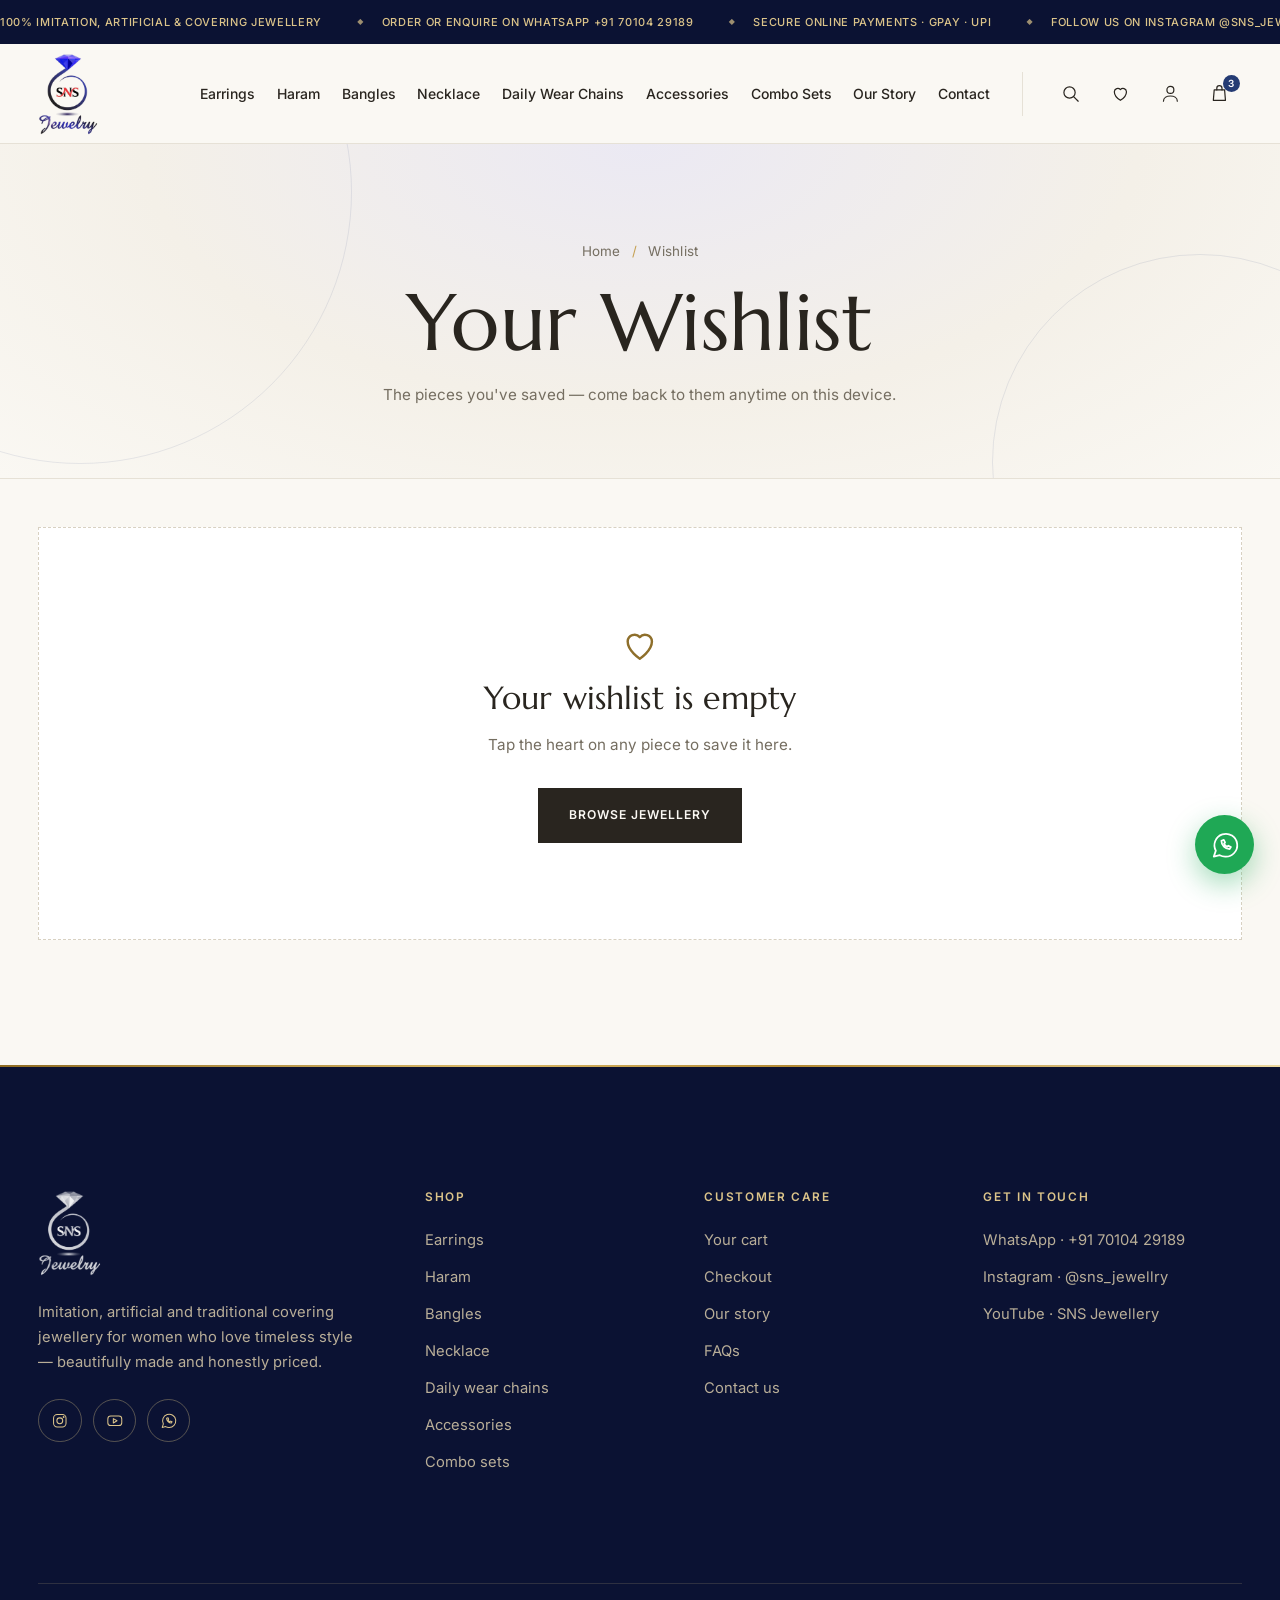
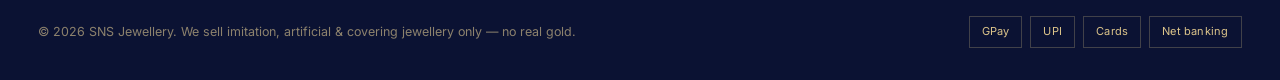
<file: wishlist.html>
<!DOCTYPE html>
<html lang="en">
<head>
<meta charset="utf-8">
<meta name="viewport" content="width=device-width, initial-scale=1">
<title>Wishlist — SNS Jewellery</title>
<meta name="description" content="SNS Jewellery — imitation, artificial and traditional covering jewellery in a modern white & gold collection.">
<meta name="theme-color" content="#FAF8F3">
<link rel="icon" href="assets/img/favicon.png" type="image/png">
<script>document.documentElement.className+=" js"</script>
<link rel="stylesheet" href="css/style.css">
<link rel="stylesheet" href="css/filters.css">
<script src="js/site.js" defer></script>
</head>
<body>
<a class="skip" href="#main">Skip to content</a>
<svg width="0" height="0" style="position:absolute" aria-hidden="true"><defs>
<symbol id="i-bag" viewBox="0 0 24 24"><path d="M6 8h12l1 12H5L6 8z"/><path d="M9 8V6a3 3 0 016 0v2"/></symbol>
<symbol id="i-search" viewBox="0 0 24 24"><circle cx="11" cy="11" r="6.5"/><path d="M16 16l5 5"/></symbol>
<symbol id="i-heart" viewBox="0 0 24 24"><path d="M12 20s-7-4.4-7-10a4 4 0 017-2.4A4 4 0 0119 10c0 5.6-7 10-7 10z"/></symbol>
<symbol id="i-user" viewBox="0 0 24 24"><circle cx="12" cy="8" r="4"/><path d="M4 21c0-4 4-6 8-6s8 2 8 6"/></symbol>
<symbol id="i-arrow" viewBox="0 0 24 24"><path d="M4 12h16M14 6l6 6-6 6"/></symbol>
<symbol id="i-wa" viewBox="0 0 24 24"><path d="M3 21l1.6-4.7A9 9 0 1112 21a9 9 0 01-4.3-1.1L3 21z"/><path d="M9 8.5c0 3.5 3 6.5 6.5 6.5l1-1.6-2-1-1 .8c-1-.4-2-1.3-2.4-2.4l.8-1-1-2L9 8.5z"/></symbol>
<symbol id="i-ig" viewBox="0 0 24 24"><rect x="3.5" y="3.5" width="17" height="17" rx="5"/><circle cx="12" cy="12" r="4"/><circle cx="17.2" cy="6.8" r=".6"/></symbol>
<symbol id="i-yt" viewBox="0 0 24 24"><rect x="2.5" y="5.5" width="19" height="13" rx="4"/><path d="M10 9l5 3-5 3z"/></symbol>
<symbol id="i-shield" viewBox="0 0 24 24"><path d="M12 3l8 3v6c0 5-3.5 8-8 9-4.5-1-8-4-8-9V6l8-3z"/><path d="M8.5 12l2.5 2.5 4.5-5"/></symbol>
<symbol id="i-gift" viewBox="0 0 24 24"><path d="M3 8h18v4H3zM5 12h14v9H5zM12 8v13"/><path d="M12 8c-2-4-6-3-5 0M12 8c2-4 6-3 5 0"/></symbol>
<symbol id="i-gem" viewBox="0 0 24 24"><path d="M6 4h12l3 5-9 11L3 9l3-5z"/><path d="M3 9h18M9 4l3 5 3-5M9 9l3 11 3-11"/></symbol>
<symbol id="i-lock" viewBox="0 0 24 24"><rect x="5" y="11" width="14" height="10" rx="1"/><path d="M8 11V8a4 4 0 018 0v3"/></symbol>
<symbol id="i-chat" viewBox="0 0 24 24"><path d="M4 5h16v11H9l-5 4V5z"/></symbol>
<symbol id="i-phone" viewBox="0 0 24 24"><path d="M5 4h4l2 5-2.5 1.5a11 11 0 005 5L15 13l5 2v4a2 2 0 01-2 2A16 16 0 013 6a2 2 0 012-2z"/></symbol>
<symbol id="i-truck" viewBox="0 0 24 24"><path d="M2 6h12v10H2zM14 10h4l3 3v3h-7"/><circle cx="7" cy="17.5" r="1.8"/><circle cx="17" cy="17.5" r="1.8"/></symbol>
<symbol id="i-pin" viewBox="0 0 24 24"><path d="M12 21s-7-6-7-11a7 7 0 0114 0c0 5-7 11-7 11z"/><circle cx="12" cy="10" r="2.5"/></symbol>
</defs></svg>
<div class="announce" role="region" aria-label="Announcements"><div class="announce__track"><span>100% imitation, artificial &amp; covering jewellery</span><span>Order or enquire on WhatsApp +91 70104 29189</span><span>Secure online payments · GPay · UPI</span><span>Follow us on Instagram @sns_jewellry</span><span>Traditional &amp; modern designs for every occasion</span><span>100% imitation, artificial &amp; covering jewellery</span><span>Order or enquire on WhatsApp +91 70104 29189</span><span>Secure online payments · GPay · UPI</span><span>Follow us on Instagram @sns_jewellry</span><span>Traditional &amp; modern designs for every occasion</span></div></div>
<header class="site-header">
  <input type="checkbox" id="nav-toggle" aria-label="Toggle menu">
  <div class="container bar">
    <a class="logo" href="index.html" aria-label="SNS Jewellery home">
      <img class="logo__img" src="assets/img/logo.png" alt="SNS Jewellery" width="356" height="483">
    </a>
    <nav class="nav" aria-label="Main"><ul><li class="has-sub"><a href="shop.html#c-earrings">Earrings</a><div class="sub"><div class="container sub__grid"><div class="sub__col"><h5>Shop styles</h5><div class="sub__links"><a href="shop.html#c-earrings">All Earrings</a><a href="shop.html#s-earrings-jhumka">Jhumka</a><a href="shop.html#s-earrings-stud">Stud</a><a href="shop.html#s-earrings-rosegold">Rose Gold Earring</a></div></div><div class="sub__col"><h5>Curated by</h5><div class="sub__links sub__links--1"><a href="shop.html#c-earrings">Latest Earrings</a><a href="shop.html#c-earrings,m-panchalogam">Panchalogam earrings</a><a href="shop.html#c-earrings,m-imitation">Imitation earrings</a><a href="shop.html#c-earrings,m-artificial">Artificial earrings</a></div></div><a class="sub__card" href="shop.html#s-earrings-stud"><img src="assets/img/p21.jpg" alt="" loading="lazy"><span>Stud</span></a><a class="sub__card" href="shop.html#s-earrings-jhumka"><img src="assets/img/p02.svg" alt="" loading="lazy"><span>Jhumka</span></a></div></div></li><li class="has-sub"><a href="shop.html#c-harams">Haram</a><div class="sub"><div class="container sub__grid"><div class="sub__col"><h5>Shop styles</h5><div class="sub__links"><a href="shop.html#c-harams">All Haram</a><a href="shop.html#s-harams-antique">Premium Antique Haram</a><a href="shop.html#s-harams-microgold">Micro Gold Haram</a><a href="shop.html#s-harams-forming">Forming Haram</a></div></div><div class="sub__col"><h5>Curated by</h5><div class="sub__links sub__links--1"><a href="shop.html#c-harams">Latest Haram</a><a href="shop.html#c-harams,m-covering">Covering haram</a></div></div><a class="sub__card" href="shop.html#s-harams-antique"><img src="assets/img/p01.svg" alt="" loading="lazy"><span>Premium Antique Haram</span></a><a class="sub__card" href="shop.html#s-harams-microgold"><img src="assets/img/p14.svg" alt="" loading="lazy"><span>Micro Gold Haram</span></a></div></div></li><li class="has-sub"><a href="shop.html#c-bangles">Bangles</a><div class="sub"><div class="container sub__grid"><div class="sub__col"><h5>Shop styles</h5><div class="sub__links"><a href="shop.html#c-bangles">All Bangles</a><a href="shop.html#s-bangles-impon">Impon Gold Bangle</a><a href="shop.html#s-bangles-matte">Premium Matte Bangle</a></div></div><div class="sub__col"><h5>Curated by</h5><div class="sub__links sub__links--1"><a href="shop.html#c-bangles">Latest Bangles</a><a href="shop.html#c-bangles,m-panchalogam">Panchalogam bangles</a><a href="shop.html#c-bangles,m-imitation">Imitation bangles</a></div></div><a class="sub__card" href="shop.html#s-bangles-impon"><img src="assets/img/p04.svg" alt="" loading="lazy"><span>Impon Gold Bangle</span></a><a class="sub__card" href="shop.html#s-bangles-matte"><img src="assets/img/p10.svg" alt="" loading="lazy"><span>Premium Matte Bangle</span></a></div></div></li><li class="has-sub"><a href="shop.html#c-necklaces">Necklace</a><div class="sub"><div class="container sub__grid"><div class="sub__col"><h5>Shop styles</h5><div class="sub__links"><a href="shop.html#c-necklaces">All Necklace</a><a href="shop.html#s-necklaces-antique">Premium Antique Necklace</a><a href="shop.html#s-necklaces-microgold">Micro Gold Necklace</a><a href="shop.html#s-necklaces-adstone">AD Stone Necklace</a></div></div><div class="sub__col"><h5>Curated by</h5><div class="sub__links sub__links--1"><a href="shop.html#c-necklaces">Latest Necklace</a><a href="shop.html#c-necklaces,m-artificial">Artificial necklace</a><a href="shop.html#c-necklaces,m-imitation">Imitation necklace</a></div></div><a class="sub__card" href="shop.html#s-necklaces-antique"><img src="assets/img/p03.svg" alt="" loading="lazy"><span>Premium Antique Necklace</span></a><a class="sub__card" href="shop.html#s-necklaces-adstone"><img src="assets/img/p05.svg" alt="" loading="lazy"><span>AD Stone Necklace</span></a></div></div></li><li class="has-sub"><a href="shop.html#c-chains">Daily Wear Chains</a><div class="sub"><div class="container sub__grid"><div class="sub__col"><h5>Shop styles</h5><div class="sub__links"><a href="shop.html#c-chains">All Daily Wear Chain</a><a href="shop.html#s-chains-chain">Chain</a><a href="shop.html#s-chains-mugappu">Mugappu Chain</a><a href="shop.html#s-chains-dollar">Dollar Chain</a></div></div><div class="sub__col"><h5>Curated by</h5><div class="sub__links sub__links--1"><a href="shop.html#c-chains">Latest Daily Wear Chain</a><a href="shop.html#c-chains,m-covering">Covering daily wear chain</a></div></div><a class="sub__card" href="shop.html#s-chains-mugappu"><img src="assets/img/p09.svg" alt="" loading="lazy"><span>Mugappu Chain</span></a><a class="sub__card" href="shop.html#s-chains-dollar"><img src="assets/img/p20.svg" alt="" loading="lazy"><span>Dollar Chain</span></a></div></div></li><li class="has-sub"><a href="shop.html#c-accessories">Accessories</a><div class="sub"><div class="container sub__grid"><div class="sub__col"><h5>Shop styles</h5><div class="sub__links"><a href="shop.html#c-accessories">All Accessories</a><a href="shop.html#s-accessories-pendant">Pendant</a><a href="shop.html#s-accessories-ring">Finger Ring</a><a href="shop.html#s-accessories-bracelet">Bracelet</a><a href="shop.html#s-accessories-head">Head Accessories</a><a href="shop.html#s-accessories-leg">Leg Accessories</a><a href="shop.html#s-accessories-hip">Hip Chain</a></div></div><div class="sub__col"><h5>Curated by</h5><div class="sub__links sub__links--1"><a href="shop.html#c-accessories">Latest Accessories</a><a href="shop.html#c-accessories,m-covering">Covering accessories</a><a href="shop.html#c-accessories,m-panchalogam">Panchalogam accessories</a><a href="shop.html#c-accessories,m-imitation">Imitation accessories</a></div></div><a class="sub__card" href="shop.html#s-accessories-head"><img src="assets/img/p06.svg" alt="" loading="lazy"><span>Head Accessories</span></a><a class="sub__card" href="shop.html#s-accessories-leg"><img src="assets/img/p07.svg" alt="" loading="lazy"><span>Leg Accessories</span></a></div></div></li><li class="has-sub"><a href="shop.html#c-combos">Combo Sets</a><div class="sub"><div class="container sub__grid"><div class="sub__col"><h5>Shop styles</h5><div class="sub__links"><a href="shop.html#c-combos">All Combo Set</a></div></div><div class="sub__col"><h5>Curated by</h5><div class="sub__links sub__links--1"><a href="shop.html#c-combos">Latest Combo Set</a><a href="shop.html#c-combos,m-covering">Covering combo set</a><a href="shop.html#c-combos,m-artificial">Artificial combo set</a></div></div><a class="sub__card" href="shop.html#c-combos"><img src="assets/img/p12.svg" alt="" loading="lazy"><span>Combo Set</span></a><a class="sub__card" href="shop.html#c-combos"><img src="assets/img/p19.svg" alt="" loading="lazy"><span>Combo Set</span></a></div></div></li><li><a href="about.html">Our Story</a></li><li><a href="contact.html">Contact</a></li></ul></nav>
    <div class="actions">
      <a class="icon-btn hide-m" href="shop.html" aria-label="Search"><svg class="i " aria-hidden="true"><use href="#i-search"/></svg></a>
      <a class="icon-btn" href="wishlist.html" aria-label="Wishlist"><svg class="i " aria-hidden="true"><use href="#i-heart"/></svg><span class="badge" data-wish-count hidden>0</span></a>
      <a class="icon-btn hide-m" href="#" aria-label="Account"><svg class="i " aria-hidden="true"><use href="#i-user"/></svg></a>
      <a class="icon-btn" href="cart.html" aria-label="Cart, 3 items"><svg class="i " aria-hidden="true"><use href="#i-bag"/></svg><span class="badge">3</span></a>
      <label class="burger" for="nav-toggle" aria-label="Menu"><span></span></label>
    </div>
  </div>
</header>
<main id="main">
<section class="page-hero"><div class="container">
  <ul class="crumbs rise" style="--i:0"><li><a href="index.html">Home</a></li><li>Wishlist</li></ul>
  <h1 class="rise" style="--i:1">Your Wishlist</h1>
  <p class="rise" style="--i:2">The pieces you've saved — come back to them anytime on this device.</p>
</div></section>
<section class="section" style="padding-top:var(--s-7)">
  <div class="container">
    <div id="wishlist-grid" class="grid grid--4" aria-live="polite"></div>
    <noscript><p style="text-align:center">Please enable JavaScript to see your saved pieces.</p></noscript>
  </div>
</section>
</main>
<footer class="site-footer">
  <div class="container">
    <div class="footer__grid">
      <div>
        <a class="logo" href="index.html" aria-label="SNS Jewellery home"><img class="logo__img" src="assets/img/logo.png" alt="SNS Jewellery" width="356" height="483"></a>
        <p class="footer__about">Imitation, artificial and traditional covering jewellery for women who love timeless style — beautifully made and honestly priced.</p>
        <div class="socials">
          <a href="https://www.instagram.com/sns_jewellry?psln=MWFnM2Iwc25meHJ3" target="_blank" rel="noopener" aria-label="Instagram"><svg class="i " aria-hidden="true"><use href="#i-ig"/></svg></a>
          <a href="https://youtube.com/@snsjewellery9540?si=thpF3MOT4YrfwC4u" target="_blank" rel="noopener" aria-label="YouTube"><svg class="i " aria-hidden="true"><use href="#i-yt"/></svg></a>
          <a href="https://wa.me/917010429189?text=Hi%20SNS%20Jewellery%2C%20I%20would%20like%20to%20enquire%20about%20your%20jewellery." target="_blank" rel="noopener" aria-label="WhatsApp"><svg class="i " aria-hidden="true"><use href="#i-wa"/></svg></a>
        </div>
      </div>
      <div><h4>Shop</h4><ul>
        <li><a href="shop.html#c-earrings">Earrings</a></li><li><a href="shop.html#c-harams">Haram</a></li>
        <li><a href="shop.html#c-bangles">Bangles</a></li><li><a href="shop.html#c-necklaces">Necklace</a></li>
        <li><a href="shop.html#c-chains">Daily wear chains</a></li><li><a href="shop.html#c-accessories">Accessories</a></li>
        <li><a href="shop.html#c-combos">Combo sets</a></li></ul></div>
      <div><h4>Customer care</h4><ul>
        <li><a href="cart.html">Your cart</a></li><li><a href="checkout.html">Checkout</a></li>
        <li><a href="about.html">Our story</a></li><li><a href="contact.html#faq">FAQs</a></li><li><a href="contact.html">Contact us</a></li></ul></div>
      <div><h4>Get in touch</h4><ul>
        <li><a href="https://wa.me/917010429189?text=Hi%20SNS%20Jewellery%2C%20I%20would%20like%20to%20enquire%20about%20your%20jewellery." target="_blank" rel="noopener">WhatsApp · +91 70104 29189</a></li>
        <li><a href="https://www.instagram.com/sns_jewellry?psln=MWFnM2Iwc25meHJ3" target="_blank" rel="noopener">Instagram · @sns_jewellry</a></li>
        <li><a href="https://youtube.com/@snsjewellery9540?si=thpF3MOT4YrfwC4u" target="_blank" rel="noopener">YouTube · SNS Jewellery</a></li></ul></div>
    </div>
    <div class="footer__bottom">
      <p style="margin:0">© 2026 SNS Jewellery. We sell imitation, artificial &amp; covering jewellery only — no real gold.</p>
      <div class="pay"><span>GPay</span><span>UPI</span><span>Cards</span><span>Net banking</span></div>
    </div>
  </div>
</footer>
<a class="wa-float" href="https://wa.me/917010429189?text=Hi%20SNS%20Jewellery%2C%20I%20would%20like%20to%20enquire%20about%20your%20jewellery." target="_blank" rel="noopener" aria-label="Chat on WhatsApp"><svg class="i " aria-hidden="true"><use href="#i-wa"/></svg><span>Chat with us</span></a>
</body>
</html>
</file>
<file: css/style.css>
/* ==========================================================================
   SNS JEWELLERY — Design System
   White & Gold · Modern, elegant, traditional
   --------------------------------------------------------------------------
   1. Tokens (colour, type scale, spacing, motion)
   2. Base & typography
   3. Layout utilities
   4. Components (buttons, header, cards, forms…)
   5. Sections (hero, categories, story…)
   6. Pages (shop, product, cart, checkout…)
   7. Animation & motion
   ========================================================================== */

/* 1 ── TOKENS ------------------------------------------------------------ */
:root {
  /* Colour: warm ivory + antique gold + deep ink. Gold used as accent, never as flood. */
  --ivory: #fbfbfd;
  --white: #ffffff;
  --cream: #f4f3f8;
  --champagne: #e9e6f0;
  --line: #e4e3ec;
  --line-strong: #d5d3e1;

  --gold-200: #efdfae;
  --gold-300: #e3cb8a;
  --gold-400: #cdaa55;
  --gold-500: #b38a33;
  --gold-600: #8f6c22;   /* text-safe gold on ivory (AA) */
  --gold-700: #6e5016;
  --gold-grad: linear-gradient(120deg, #8f6c22 0%, #d9b968 38%, #b38a33 62%, #ecd9a0 100%);

  --ink: #171b2e;
  --ink-2: #444a60;      /* body */
  --ink-3: #6b7087;      /* muted */
  --night: #0b1233;      /* footer / dark bands */
  --maroon: #18276a;

  /* Type: display serif + clean geometric sans */
  --font-display: "Cormorant Garamond", "Playfair Display", Georgia, "Times New Roman", serif;
  --font-body: "Jost", "Helvetica Neue", Arial, system-ui, sans-serif;

  /* Modular scale (≈1.25) with fluid clamps — scales cleanly 360px → 2560px */
  --fs-2xs: 0.6875rem;                                  /* 11 labels */
  --fs-xs: 0.78rem;                                     /* 12.5 */
  --fs-sm: 0.9rem;                                      /* 14.4 */
  --fs-base: clamp(0.98rem, 0.94rem + 0.2vw, 1.0625rem);/* 16-17 */
  --fs-md: clamp(1.1rem, 1.04rem + 0.3vw, 1.25rem);     /* lead */
  --fs-lg: clamp(1.4rem, 1.25rem + 0.7vw, 1.75rem);     /* card title / h4 */
  --fs-xl: clamp(1.8rem, 1.5rem + 1.5vw, 2.5rem);       /* h3 */
  --fs-2xl: clamp(2.3rem, 1.8rem + 2.6vw, 3.6rem);      /* h2 section */
  --fs-hero: clamp(3rem, 1.5rem + 5.2vw, 6.2rem);     /* h1 hero */

  /* Spacing: 4px base */
  --s-1: 0.25rem; --s-2: 0.5rem; --s-3: 0.75rem; --s-4: 1rem; --s-5: 1.5rem;
  --s-6: 2rem; --s-7: 3rem; --s-8: 4rem; --s-9: 6rem; --s-10: 8rem;
  --section: clamp(4.5rem, 3rem + 6vw, 8.5rem);
  --gutter: clamp(1.25rem, 0.8rem + 2vw, 2.5rem);

  --radius: 4px;
  --shadow-sm: 0 1px 2px rgb(60 40 10 / .06), 0 4px 14px rgb(60 40 10 / .05);
  --shadow-md: 0 10px 30px rgb(60 40 10 / .10);
  --shadow-lg: 0 30px 70px rgb(60 40 10 / .16);

  --ease: cubic-bezier(.2, .7, .2, 1);
  --ease-soft: cubic-bezier(.45, .05, .25, 1);
}

/* 2 ── BASE ------------------------------------------------------------- */
*, *::before, *::after { box-sizing: border-box; }
html { scroll-behavior: smooth; -webkit-text-size-adjust: 100%; }
body {
  margin: 0;
  font-family: var(--font-body);
  font-size: var(--fs-base);
  font-weight: 400;
  line-height: 1.7;
  color: var(--ink-2);
  background: var(--ivory);
  -webkit-font-smoothing: antialiased;
  text-rendering: optimizeLegibility;
  overflow-x: hidden;
}
img, svg { display: block; max-width: 100%; }
a { color: inherit; text-decoration: none; }
button, input, select, textarea { font: inherit; color: inherit; }
ul { margin: 0; padding: 0; list-style: none; }
::selection { background: var(--gold-300); color: var(--ink); }
:focus-visible { outline: 2px solid var(--gold-500); outline-offset: 3px; }

h1, h2, h3, h4 {
  margin: 0;
  font-family: var(--font-display);
  font-weight: 500;
  color: var(--ink);
  letter-spacing: -0.01em;
  text-wrap: balance;
}
h1 { font-size: var(--fs-hero); line-height: 1.0; letter-spacing: -0.025em; font-weight: 500; }
h2 { font-size: var(--fs-2xl); line-height: 1.08; }
h3 { font-size: var(--fs-xl); line-height: 1.15; }
h4 { font-size: var(--fs-lg); line-height: 1.2; }
p { margin: 0 0 var(--s-4); text-wrap: pretty; }

/* Hierarchy signals */
.eyebrow {            /* tier 3 — small caps label */
  display: inline-flex; align-items: center; gap: .9rem;
  font-size: var(--fs-2xs); font-weight: 500;
  letter-spacing: .32em; text-transform: uppercase;
  color: var(--gold-600);
}
.eyebrow::before { content: ""; width: 2.4rem; height: 1px; background: currentColor; opacity: .7; }
.eyebrow--center::after { content: ""; width: 2.4rem; height: 1px; background: currentColor; opacity: .7; }
.lead { font-size: var(--fs-md); line-height: 1.7; color: var(--ink-2); font-weight: 300; max-width: 34em; }
.gold-text {
  background: var(--gold-grad); background-size: 220% 100%;
  -webkit-background-clip: text; background-clip: text; color: transparent;
  font-style: italic; font-weight: 500;
}
.muted { color: var(--ink-3); }

/* 3 ── LAYOUT ----------------------------------------------------------- */
.container { width: min(100% - (var(--gutter) * 2), 1280px); margin-inline: auto; }
.section { padding-block: var(--section); position: relative; }
.section--cream { background: var(--cream); }
.section--tight { padding-block: calc(var(--section) * .6); }
.section-head { text-align: center; max-width: 42rem; margin: 0 auto var(--s-8); }
.section-head .eyebrow { margin-bottom: var(--s-4); }
.section-head h2 { margin-bottom: var(--s-4); }
.section-head p { color: var(--ink-3); margin: 0 auto; max-width: 32em; }
.orn { display: flex; align-items: center; justify-content: center; gap: .8rem; color: var(--gold-500); margin-top: var(--s-5); }
.orn::before, .orn::after { content: ""; height: 1px; width: 3.5rem; background: linear-gradient(90deg, transparent, var(--gold-400)); }
.orn::after { transform: scaleX(-1); }
.orn i { width: 7px; height: 7px; background: currentColor; transform: rotate(45deg); }

/* 4 ── COMPONENTS ------------------------------------------------------- */
/* Buttons */
.btn {
  --bg: var(--ink); --fg: var(--ivory); --bd: var(--ink);
  position: relative; display: inline-flex; align-items: center; justify-content: center; gap: .7rem;
  padding: 1.05rem 2.1rem;
  font-size: var(--fs-xs); font-weight: 500; letter-spacing: .2em; text-transform: uppercase;
  color: var(--fg); background: var(--bg); border: 1px solid var(--bd); border-radius: 0;
  cursor: pointer; overflow: hidden; isolation: isolate;
  transition: color .5s var(--ease), border-color .5s var(--ease), transform .4s var(--ease);
}
.btn::before {  /* gold wipe */
  content: ""; position: absolute; inset: 0; z-index: -1;
  background: var(--gold-grad); transform: translateY(101%);
  transition: transform .55s var(--ease);
}
.btn:hover { color: var(--ink); border-color: var(--gold-500); }
.btn:hover::before { transform: translateY(0); }
.btn svg { width: 1.1em; height: 1.1em; transition: transform .45s var(--ease); }
.btn:hover svg { transform: translateX(4px); }
.btn--ghost { --bg: transparent; --fg: var(--ink); --bd: var(--line-strong); }
.btn--gold { --bg: var(--gold-600); --fg: #fff; --bd: var(--gold-600); }
.btn--gold::before { background: var(--ink); }
.btn--gold:hover { color: var(--gold-300); border-color: var(--ink); }
.btn--block { width: 100%; }
.btn--sm { padding: .8rem 1.4rem; }

.link-arrow {
  display: inline-flex; align-items: center; gap: .6rem;
  font-size: var(--fs-xs); font-weight: 500; letter-spacing: .2em; text-transform: uppercase; color: var(--ink);
  padding-bottom: .35rem; background: linear-gradient(var(--gold-500), var(--gold-500)) 0 100% / 100% 1px no-repeat;
  transition: background-size .5s var(--ease), color .3s;
}
.link-arrow:hover { background-size: 0% 1px; background-position: 100% 100%; color: var(--gold-600); }
.link-arrow svg { width: 1.1em; transition: transform .4s var(--ease); }
.link-arrow:hover svg { transform: translateX(5px); }

/* Announcement marquee */
.announce { background: var(--night); color: var(--gold-300); overflow: hidden; font-size: var(--fs-2xs); letter-spacing: .26em; text-transform: uppercase; font-weight: 500; }
.announce__track { display: flex; width: max-content; animation: marquee 38s linear infinite; }
.announce:hover .announce__track { animation-play-state: paused; }
.announce__track span { display: inline-flex; align-items: center; gap: 2.2rem; padding: .8rem 1.1rem .8rem 0; white-space: nowrap; }
.announce__track span::after { content: "◆"; font-size: .5rem; opacity: .7; }

/* Header */
.site-header { position: sticky; top: 0; z-index: 50; background: rgb(253 251 247 / .88); backdrop-filter: saturate(1.4) blur(14px); -webkit-backdrop-filter: saturate(1.4) blur(14px); border-bottom: 1px solid var(--line); }
.site-header .bar { display: grid; grid-template-columns: 1fr auto 1fr; align-items: center; min-height: 5.25rem; gap: var(--s-5); }
.nav ul { display: flex; gap: clamp(1.25rem, 2.2vw, 2.4rem); }
.nav a {
  position: relative; display: block; padding: .5rem 0;
  font-size: var(--fs-xs); font-weight: 500; letter-spacing: .2em; text-transform: uppercase; color: var(--ink);
}
.nav a::after { content: ""; position: absolute; left: 0; right: 0; bottom: .1rem; height: 1px; background: var(--gold-500); transform: scaleX(0); transform-origin: right; transition: transform .5s var(--ease); }
.nav a:hover::after, .nav a[aria-current="page"]::after { transform: scaleX(1); transform-origin: left; }
.nav a[aria-current="page"] { color: var(--gold-600); }

.logo { display: inline-flex; flex-direction: column; align-items: center; line-height: 1; text-align: center; }
.logo__mark { font-family: var(--font-display); font-weight: 600; font-size: 2.15rem; letter-spacing: .22em; padding-left: .22em; color: var(--ink); }
.logo__mark b { font-weight: 600; background: var(--gold-grad); -webkit-background-clip: text; background-clip: text; color: transparent; }
.logo__sub { display: flex; align-items: center; gap: .7rem; margin-top: .35rem; font-size: .6rem; letter-spacing: .5em; padding-left: .5em; text-transform: uppercase; color: var(--gold-600); font-weight: 500; }
.logo__sub::before, .logo__sub::after { content: ""; width: 1.6rem; height: 1px; background: var(--gold-400); }

.actions { display: flex; justify-content: flex-end; align-items: center; gap: .35rem; }
.icon-btn { position: relative; display: grid; place-items: center; width: 2.75rem; height: 2.75rem; border-radius: 50%; color: var(--ink); transition: background .35s, color .35s, transform .4s var(--ease); }
.icon-btn:hover { background: var(--cream); color: var(--gold-600); transform: translateY(-2px); }
.icon-btn svg { width: 1.3rem; height: 1.3rem; }
.badge { position: absolute; top: .2rem; right: .1rem; min-width: 1.05rem; height: 1.05rem; display: grid; place-items: center; font-size: .62rem; font-weight: 600; border-radius: 99px; background: var(--gold-600); color: #fff; }
.burger, #nav-toggle { display: none; }

/* Cards */
.grid { display: grid; gap: clamp(1.25rem, 0.8rem + 1.6vw, 2.25rem) clamp(1rem, 0.5rem + 1.4vw, 1.75rem); }
.grid--4 { grid-template-columns: repeat(4, 1fr); }
.grid--3 { grid-template-columns: repeat(3, 1fr); }

.card { position: relative; display: flex; flex-direction: column; }
.card__frame { position: relative; overflow: hidden; border-radius: var(--radius); }
.card__media { position: relative; display: block; overflow: hidden; aspect-ratio: 4 / 5; background: var(--cream); border-radius: var(--radius); }
.card__media img { width: 100%; height: 100%; object-fit: cover; transition: transform 1.2s var(--ease); }
.card:hover .card__media img { transform: scale(1.07); }
.card__media::after { content: ""; position: absolute; inset: 10px; border: 1px solid rgb(179 138 51 / 0); transition: border-color .6s var(--ease), inset .6s var(--ease); pointer-events: none; }
.card:hover .card__media::after { border-color: rgb(179 138 51 / .55); inset: 14px; }
.tag { position: absolute; top: .9rem; left: .9rem; z-index: 2; padding: .35rem .7rem; font-size: var(--fs-2xs); font-weight: 500; letter-spacing: .2em; text-transform: uppercase; background: var(--ink); color: var(--gold-300); }
.tag--sale { background: var(--gold-600); color: #fff; }
.wish { position: absolute; top: .6rem; right: .6rem; z-index: 2; width: 2.5rem; height: 2.5rem; display: grid; place-items: center; border-radius: 50%; background: rgb(255 255 255 / .85); color: var(--ink); opacity: 0; transform: translateY(-8px); transition: all .5s var(--ease); }
.wish svg { width: 1.15rem; height: 1.15rem; }
.card:hover .wish { opacity: 1; transform: none; }
.wish:hover { color: #9b1c31; background: #fff; }
.card__add {
  position: absolute; left: 0; right: 0; bottom: 0; z-index: 2; display: flex; justify-content: center; align-items: center; gap: .6rem;
  padding: 1rem; font-size: var(--fs-xs); font-weight: 500; letter-spacing: .2em; text-transform: uppercase;
  color: var(--ink); background: rgb(253 251 247 / .94); backdrop-filter: blur(6px);
  transform: translateY(101%); transition: transform .6s var(--ease), background .3s, color .3s;
}
.card__add:hover { background: var(--ink); color: var(--gold-300); }
.card:hover .card__add { transform: none; }
.card__body { padding: var(--s-4) var(--s-1) 0; text-align: center; }
.card__cat { margin: 0 0 .25rem; font-size: var(--fs-2xs); font-weight: 500; letter-spacing: .26em; text-transform: uppercase; color: var(--gold-600); }
.card__title { font-family: var(--font-display); font-size: var(--fs-lg); font-weight: 500; line-height: 1.2; color: var(--ink); margin: 0 0 .35rem; }
.card__title a { background: linear-gradient(var(--gold-500), var(--gold-500)) 50% 100% / 0 1px no-repeat; transition: background-size .5s var(--ease); }
.card:hover .card__title a { background-size: 100% 1px; }
.price { margin: 0; font-size: var(--fs-base); font-weight: 500; color: var(--ink); letter-spacing: .02em; }
.price s { margin-left: .5rem; font-weight: 300; color: var(--ink-3); font-size: var(--fs-sm); }

/* Forms */
.field { display: flex; flex-direction: column; gap: .5rem; }
.field label, .label { font-size: var(--fs-2xs); font-weight: 500; letter-spacing: .22em; text-transform: uppercase; color: var(--ink); }
.input, select.input, textarea.input {
  width: 100%; padding: .95rem 1.05rem; background: var(--white); border: 1px solid var(--line-strong); border-radius: 0;
  font-size: var(--fs-base); transition: border-color .3s, box-shadow .3s; appearance: none; -webkit-appearance: none;
}
textarea.input { min-height: 9rem; resize: vertical; }
.input::placeholder { color: #a99f8e; }
.input:focus { outline: none; border-color: var(--gold-500); box-shadow: 0 0 0 4px rgb(179 138 51 / .14); }
.form-grid { display: grid; grid-template-columns: 1fr 1fr; gap: var(--s-5); }
.form-grid .full { grid-column: 1 / -1; }

/* Breadcrumb / page hero */
.page-hero { position: relative; text-align: center; padding: clamp(3.5rem, 2rem + 5vw, 6.5rem) 0 clamp(3rem, 2rem + 3vw, 5rem); background: radial-gradient(ellipse at 50% 0%, #f3e8cf 0%, var(--cream) 55%, var(--ivory) 100%); border-bottom: 1px solid var(--line); overflow: hidden; }
.page-hero h1 { font-size: clamp(2.8rem, 1.8rem + 4.4vw, 5rem); margin: var(--s-4) 0; }
.page-hero p { color: var(--ink-3); max-width: 34em; margin: 0 auto; }
.crumbs { display: flex; justify-content: center; gap: .7rem; font-size: var(--fs-2xs); letter-spacing: .24em; text-transform: uppercase; color: var(--ink-3); }
.crumbs a:hover { color: var(--gold-600); }
.crumbs li + li::before { content: "/"; margin-right: .7rem; color: var(--gold-400); }
.page-hero::before, .page-hero::after { content: ""; position: absolute; border: 1px solid rgb(179 138 51 / .22); border-radius: 50%; pointer-events: none; }
.page-hero::before { width: 34rem; height: 34rem; left: -12rem; top: -14rem; }
.page-hero::after { width: 26rem; height: 26rem; right: -8rem; bottom: -12rem; }

/* 5 ── SECTIONS --------------------------------------------------------- */
/* Hero */
.hero { position: relative; overflow: hidden; background:
  radial-gradient(60rem 40rem at 78% 40%, rgb(227 203 138 / .32), transparent 60%),
  radial-gradient(40rem 30rem at 5% 90%, rgb(236 224 200 / .55), transparent 65%), var(--ivory); }
.hero__grid { display: grid; grid-template-columns: 1.05fr .95fr; align-items: center; gap: clamp(2rem, 5vw, 6rem); min-height: min(52rem, calc(100svh - 8rem)); padding-block: clamp(3rem, 6vw, 6rem); }
.hero__copy .eyebrow { margin-bottom: var(--s-5); }
.hero h1 { margin-bottom: var(--s-6); }
.hero h1 .line { display: block; white-space: nowrap; }
.hero .lead { margin-bottom: var(--s-7); }
.hero__cta { display: flex; flex-wrap: wrap; gap: var(--s-4); align-items: center; margin-bottom: var(--s-8); }
.trust { display: flex; flex-wrap: wrap; gap: var(--s-6) var(--s-7); padding-top: var(--s-6); border-top: 1px solid var(--line); }
.trust li { display: flex; flex-direction: column; }
.trust strong { font-family: var(--font-display); font-size: var(--fs-xl); font-weight: 500; color: var(--ink); line-height: 1; }
.trust span { margin-top: .5rem; font-size: var(--fs-2xs); letter-spacing: .22em; text-transform: uppercase; color: var(--ink-3); }

.hero__art { position: relative; justify-self: center; width: min(100%, 31rem); }
.arch { position: relative; padding: .8rem; border: 1px solid var(--gold-400); border-radius: 999px 999px 0 0; background: var(--white); box-shadow: var(--shadow-lg); }
.arch__inner { overflow: hidden; border-radius: 999px 999px 0 0; aspect-ratio: 4 / 5.2; background: var(--cream); }
.arch__inner img { width: 100%; height: 100%; object-fit: cover; transform: scale(1.04); animation: slow-zoom 18s ease-in-out infinite alternate; }
.hero__art::before { content: ""; position: absolute; inset: -2.2rem -2.2rem 2.2rem 2.2rem; border: 1px solid rgb(179 138 51 / .35); border-radius: 999px 999px 0 0; z-index: -1; }
.float-card { position: absolute; left: -3.5rem; bottom: -1.6rem; display: flex; align-items: center; gap: 1rem; padding: .8rem 1.3rem .8rem .8rem; background: var(--white); box-shadow: var(--shadow-md); border: 1px solid var(--line); animation: float 7s ease-in-out infinite; }
.float-card img { width: 4rem; height: 4.8rem; object-fit: cover; }
.float-card small { display: block; font-size: var(--fs-2xs); letter-spacing: .22em; text-transform: uppercase; color: var(--gold-600); }
.float-card strong { font-family: var(--font-display); font-weight: 500; font-size: var(--fs-lg); color: var(--ink); line-height: 1.15; display: block; }
.seal { position: absolute; top: 4rem; right: -3rem; width: 7.8rem; height: 7.8rem; border-radius: 50%; background: var(--ink); color: var(--gold-300); display: grid; place-items: center; box-shadow: var(--shadow-md); }
.seal svg { width: 100%; height: 100%; animation: spin 24s linear infinite; }
.seal text { font-size: 8.4px; letter-spacing: 2.3px; text-transform: uppercase; fill: currentColor; font-family: var(--font-body); font-weight: 500; }
.seal b { position: absolute; font-family: var(--font-display); font-size: 1.9rem; font-weight: 500; color: var(--gold-300); }
.sparkle { position: absolute; width: 1.4rem; height: 1.4rem; color: var(--gold-500); animation: twinkle 3.4s ease-in-out infinite; }
.sparkle:nth-of-type(2) { animation-delay: 1.1s; }
.sparkle:nth-of-type(3) { animation-delay: 2.1s; }
.scroll-cue { position: absolute; left: 50%; bottom: 1.4rem; transform: translateX(-50%); display: flex; flex-direction: column; align-items: center; gap: .6rem; font-size: var(--fs-2xs); letter-spacing: .3em; text-transform: uppercase; color: var(--ink-3); }
.scroll-cue::after { content: ""; width: 1px; height: 2.8rem; background: linear-gradient(var(--gold-500), transparent); animation: drip 2.2s var(--ease-soft) infinite; transform-origin: top; }

/* Categories */
.cats { display: grid; grid-template-columns: repeat(6, 1fr); gap: clamp(.75rem, .4rem + 1.2vw, 1.75rem); }
.cat { display: block; text-align: center; }
.cat__arch { overflow: hidden; border-radius: 999px 999px 0 0; aspect-ratio: 3 / 4; background: var(--cream); border: 1px solid var(--line-strong); padding: 6px; transition: border-color .6s var(--ease), transform .8s var(--ease), box-shadow .8s var(--ease); }
.cat__arch img { width: 100%; height: 100%; object-fit: cover; border-radius: 999px 999px 0 0; transition: transform 1.2s var(--ease); }
.cat:hover .cat__arch { border-color: var(--gold-500); transform: translateY(-8px); box-shadow: var(--shadow-md); }
.cat:hover img { transform: scale(1.1); }
.cat h3 { margin-top: var(--s-4); font-size: var(--fs-lg); line-height: 1.2; }
.cat span { display: block; margin-top: .3rem; font-size: var(--fs-2xs); letter-spacing: .22em; text-transform: uppercase; color: var(--gold-600); }

/* Honest-labelling band */
.honest { display: grid; grid-template-columns: auto 1fr auto; gap: var(--s-6); align-items: center; padding: var(--s-6) var(--s-7); border: 1px solid var(--line-strong); background: var(--white); position: relative; }
.honest::before { content: ""; position: absolute; inset: 6px; border: 1px solid var(--line); pointer-events: none; }
.honest__icon { width: 3.6rem; height: 3.6rem; border-radius: 50%; display: grid; place-items: center; background: var(--cream); color: var(--gold-600); }
.honest__icon svg { width: 1.7rem; }
.honest h3 { font-size: var(--fs-lg); margin-bottom: .2rem; }
.honest p { margin: 0; color: var(--ink-3); font-size: var(--fs-sm); }

/* Story (dark) */
.story { background: radial-gradient(70rem 40rem at 85% 20%, rgb(179 138 51 / .22), transparent 60%), linear-gradient(160deg, var(--night), var(--maroon) 160%); color: #d8cdb8; overflow: hidden; }
.story h2 { color: #fff; }
.story .eyebrow { color: var(--gold-300); }
.story__grid { display: grid; grid-template-columns: .9fr 1.1fr; gap: clamp(2rem, 6vw, 7rem); align-items: center; }
.story__imgs { position: relative; padding-bottom: 5rem; }
.story__imgs .arch { background: #231d15; border-color: rgb(227 203 138 / .5); }
.story__imgs .arch__inner { aspect-ratio: 4/4.8; background: #2a2218; }
.story__imgs .small { position: absolute; right: -1.5rem; bottom: 0; width: 46%; border: 8px solid var(--night); border-radius: var(--radius); overflow: hidden; box-shadow: var(--shadow-lg); }
.story__copy h2 { margin: var(--s-4) 0 var(--s-5); }
.story__copy p { color: #c9bda5; max-width: 34em; }
.stats { display: grid; grid-template-columns: repeat(3, 1fr); gap: var(--s-5); margin: var(--s-7) 0; padding-top: var(--s-6); border-top: 1px solid rgb(227 203 138 / .25); }
.stats strong { display: block; font-family: var(--font-display); font-size: var(--fs-xl); font-weight: 500; color: var(--gold-300); line-height: 1; }
.stats span { display: block; margin-top: .5rem; font-size: var(--fs-2xs); letter-spacing: .2em; text-transform: uppercase; color: #a89c86; }
.story .btn { --bg: var(--gold-600); --bd: var(--gold-600); --fg: #fff; }
.story .btn::before { background: #fff; }
.story .btn:hover { color: var(--ink); border-color: #fff; }

/* Features */
.features { display: grid; grid-template-columns: repeat(4, 1fr); border: 1px solid var(--line-strong); background: var(--white); }
.feature { padding: var(--s-7) var(--s-6); text-align: center; position: relative; transition: background .6s var(--ease); }
.feature + .feature { border-left: 1px solid var(--line); }
.feature:hover { background: var(--cream); }
.feature svg { width: 2.4rem; height: 2.4rem; margin: 0 auto var(--s-5); color: var(--gold-600); transition: transform .8s var(--ease); }
.feature:hover svg { transform: translateY(-5px) rotate(-6deg); }
.feature h3 { font-size: var(--fs-lg); margin-bottom: .6rem; }
.feature p { margin: 0; font-size: var(--fs-sm); color: var(--ink-3); }

/* Collection split */
.split { display: grid; grid-template-columns: 1fr 1fr; align-items: stretch; background: var(--champagne); overflow: hidden; }
.split__img { position: relative; min-height: 34rem; overflow: hidden; }
.split__img img { position: absolute; inset: 0; width: 100%; height: 100%; object-fit: cover; transition: transform 2s var(--ease); }
.split:hover .split__img img { transform: scale(1.05); }
.split__copy { padding: clamp(2.5rem, 6vw, 6.5rem); display: flex; flex-direction: column; justify-content: center; align-items: flex-start; }
.split__copy h2 { margin: var(--s-4) 0 var(--s-5); }
.split__copy p { color: var(--ink-2); max-width: 30em; margin-bottom: var(--s-6); }
.ticks { display: grid; gap: .7rem; margin-bottom: var(--s-7); }
.ticks li { display: flex; gap: .9rem; align-items: center; font-size: var(--fs-sm); letter-spacing: .04em; color: var(--ink); }
.ticks li::before { content: ""; width: .55rem; height: .55rem; background: var(--gold-600); transform: rotate(45deg); flex: none; }

/* Social */
.social { display: grid; grid-template-columns: 1fr 1fr; gap: var(--s-6); }
.social a { position: relative; display: flex; align-items: center; gap: var(--s-6); padding: var(--s-7); border: 1px solid var(--line-strong); background: var(--white); overflow: hidden; isolation: isolate; transition: border-color .5s, transform .6s var(--ease), box-shadow .6s var(--ease); }
.social a::before { content: ""; position: absolute; inset: 0; z-index: -1; background: var(--gold-grad); opacity: 0; transition: opacity .6s var(--ease); }
.social a:hover { transform: translateY(-6px); box-shadow: var(--shadow-md); border-color: var(--gold-500); }
.social a:hover::before { opacity: .13; }
.social svg { width: 3rem; height: 3rem; color: var(--gold-600); flex: none; }
.social h3 { font-size: var(--fs-lg); margin-bottom: .15rem; }
.social p { margin: 0; font-size: var(--fs-sm); color: var(--ink-3); }
.social .link-arrow { margin-left: auto; flex: none; }

/* Footer */
.site-footer { background: var(--night); color: #b9ae98; padding-top: var(--section); font-size: var(--fs-sm); position: relative; }
.site-footer::before { content: ""; position: absolute; top: 0; left: 0; right: 0; height: 2px; background: var(--gold-grad); }
.footer__grid { display: grid; grid-template-columns: 1.5fr 1fr 1fr 1.2fr; gap: var(--s-8); padding-bottom: var(--s-9); }
.site-footer .logo__mark { color: #fff; font-size: 2rem; }
.site-footer .logo { align-items: flex-start; margin-bottom: var(--s-5); }
.site-footer h4 { font-family: var(--font-body); font-size: var(--fs-2xs); letter-spacing: .3em; text-transform: uppercase; color: var(--gold-300); font-weight: 500; margin-bottom: var(--s-5); }
.site-footer li { margin-bottom: .75rem; }
.site-footer a { transition: color .3s; }
.site-footer li a { background: linear-gradient(var(--gold-300), var(--gold-300)) 0 100% / 0 1px no-repeat; transition: background-size .45s var(--ease), color .3s; padding-bottom: 2px; }
.site-footer li a:hover { color: #fff; background-size: 100% 1px; }
.footer__about { max-width: 24em; margin-bottom: var(--s-5); }
.socials { display: flex; gap: .7rem; }
.socials a { width: 2.7rem; height: 2.7rem; border: 1px solid rgb(227 203 138 / .35); border-radius: 50%; display: grid; place-items: center; color: var(--gold-300); transition: background .4s, color .4s, transform .4s var(--ease); }
.socials a:hover { background: var(--gold-300); color: var(--ink); transform: translateY(-3px); }
.socials svg { width: 1.1rem; height: 1.1rem; }
.footer__bottom { border-top: 1px solid rgb(227 203 138 / .16); padding-block: var(--s-6); display: flex; justify-content: space-between; align-items: center; flex-wrap: wrap; gap: var(--s-4); font-size: var(--fs-xs); color: #8d826d; }
.pay { display: flex; gap: .5rem; flex-wrap: wrap; }
.pay span { padding: .35rem .75rem; border: 1px solid rgb(227 203 138 / .25); font-size: var(--fs-2xs); letter-spacing: .16em; text-transform: uppercase; color: #cbbf9f; }

/* WhatsApp float */
.wa-float { position: fixed; right: clamp(1rem, 2vw, 2rem); bottom: clamp(1rem, 2vw, 2rem); z-index: 60; width: 3.7rem; height: 3.7rem; border-radius: 50%; display: grid; place-items: center; background: #1fa855; color: #fff; box-shadow: 0 10px 28px rgb(31 168 85 / .4); transition: transform .5s var(--ease); }
.wa-float:hover { transform: scale(1.08) rotate(-6deg); }
.wa-float svg { width: 1.9rem; height: 1.9rem; }
.wa-float::before { content: ""; position: absolute; inset: 0; border-radius: 50%; border: 2px solid #1fa855; animation: ring 2.8s ease-out infinite; }
.wa-float span { position: absolute; right: 4.6rem; white-space: nowrap; padding: .55rem 1rem; background: var(--ink); color: var(--gold-300); font-size: var(--fs-2xs); letter-spacing: .2em; text-transform: uppercase; opacity: 0; transform: translateX(10px); pointer-events: none; transition: all .5s var(--ease); }
.wa-float:hover span { opacity: 1; transform: none; }

/* 6 ── PAGES ------------------------------------------------------------ */
/* Shop */
.shop > input { position: absolute; opacity: 0; pointer-events: none; }
.toolbar { display: flex; justify-content: space-between; align-items: center; gap: var(--s-5); flex-wrap: wrap; padding-bottom: var(--s-6); margin-bottom: var(--s-7); border-bottom: 1px solid var(--line); }
.chips { display: flex; gap: .6rem; flex-wrap: wrap; }
.chip { cursor: pointer; padding: .65rem 1.2rem; border: 1px solid var(--line-strong); background: var(--white); font-size: var(--fs-2xs); font-weight: 500; letter-spacing: .2em; text-transform: uppercase; color: var(--ink); transition: all .4s var(--ease); }
.chip:hover { border-color: var(--gold-500); color: var(--gold-600); }
.sort { display: flex; align-items: center; gap: .8rem; font-size: var(--fs-2xs); letter-spacing: .2em; text-transform: uppercase; color: var(--ink-3); }
.sort select { padding: .65rem 2.4rem .65rem 1rem; border: 1px solid var(--line-strong); background: var(--white) url("data:image/svg+xml,%3Csvg xmlns='http://www.w3.org/2000/svg' width='12' height='8' fill='none' stroke='%238f6c22' stroke-width='1.5'%3E%3Cpath d='M1 1l5 5 5-5'/%3E%3C/svg%3E") no-repeat right 1rem center; appearance: none; font-size: var(--fs-xs); color: var(--ink); letter-spacing: .08em; }
#f-all:checked ~ .toolbar label[for="f-all"],
#f-imitation:checked ~ .toolbar label[for="f-imitation"],
#f-artificial:checked ~ .toolbar label[for="f-artificial"],
#f-covering:checked ~ .toolbar label[for="f-covering"],
#f-panchalogam:checked ~ .toolbar label[for="f-panchalogam"],
#f-ethnic:checked ~ .toolbar label[for="f-ethnic"],
#f-fashion:checked ~ .toolbar label[for="f-fashion"] { background: var(--ink); border-color: var(--ink); color: var(--gold-300); }
#f-imitation:checked ~ .grid .card:not([data-cat~="imitation"]),
#f-artificial:checked ~ .grid .card:not([data-cat~="artificial"]),
#f-covering:checked ~ .grid .card:not([data-cat~="covering"]),
#f-panchalogam:checked ~ .grid .card:not([data-cat~="panchalogam"]),
#f-ethnic:checked ~ .grid .card:not([data-cat~="ethnic"]),
#f-fashion:checked ~ .grid .card:not([data-cat~="fashion"]) { display: none; }
.shop .card { animation: card-in .8s var(--ease) both; }
.note-bar { text-align: center; margin-top: var(--s-8); font-size: var(--fs-sm); color: var(--ink-3); }

/* Product page */
.pdp { display: grid; grid-template-columns: 1.05fr .95fr; gap: clamp(2rem, 5vw, 6rem); align-items: start; }
.gallery { display: grid; grid-template-columns: 5.5rem 1fr; gap: var(--s-4); position: sticky; top: 7.5rem; }
.gallery input { position: absolute; opacity: 0; pointer-events: none; }
.thumbs { display: flex; flex-direction: column; gap: var(--s-3); }
.thumbs label { display: block; aspect-ratio: 4/5; overflow: hidden; border: 1px solid var(--line); cursor: pointer; background: var(--cream); opacity: .7; transition: all .4s var(--ease); }
.thumbs label:hover { opacity: 1; }
.thumbs img { width: 100%; height: 100%; object-fit: cover; }
.stage { position: relative; aspect-ratio: 4 / 5; overflow: hidden; background: var(--cream); border: 1px solid var(--line); }
.stage img { position: absolute; inset: 0; width: 100%; height: 100%; object-fit: cover; opacity: 0; transform: scale(1.04); transition: opacity .7s var(--ease), transform 1.4s var(--ease); }
.stage img.v2 { transform: scale(2.1) translateY(-8%); }
.stage img.v3 { transform: scale(2.4) translateY(14%); }
#g1:checked ~ .stage .v1, #g2:checked ~ .stage .v2, #g3:checked ~ .stage .v3 { opacity: 1; }
#g1:checked ~ .stage .v1 { transform: scale(1); }
#g1:checked ~ .thumbs label[for="g1"], #g2:checked ~ .thumbs label[for="g2"], #g3:checked ~ .thumbs label[for="g3"] { opacity: 1; border-color: var(--gold-500); }
.gallery .stage { grid-column: 2; grid-row: 1; }
.gallery .thumbs { grid-column: 1; grid-row: 1; }

.pdp__info .eyebrow { margin-bottom: var(--s-4); }
.pdp__info h1 { font-size: clamp(2.3rem, 1.6rem + 2.8vw, 3.8rem); margin-bottom: var(--s-4); }
.pdp__price { display: flex; align-items: baseline; gap: var(--s-4); margin-bottom: var(--s-5); }
.pdp__price strong { font-family: var(--font-display); font-size: var(--fs-xl); font-weight: 500; color: var(--ink); }
.pdp__price s { color: var(--ink-3); font-weight: 300; }
.pdp__price em { font-style: normal; font-size: var(--fs-2xs); letter-spacing: .2em; text-transform: uppercase; padding: .3rem .65rem; background: var(--cream); color: var(--gold-600); border: 1px solid var(--line-strong); }
.pdp__desc { color: var(--ink-2); margin-bottom: var(--s-6); max-width: 34em; }
.opt { margin-bottom: var(--s-6); }
.opt .label { display: block; margin-bottom: var(--s-3); }
.opt .label span { color: var(--ink-3); letter-spacing: .08em; text-transform: none; font-weight: 400; margin-left: .5rem; }
.swatches { display: flex; gap: var(--s-3); }
.swatches input { position: absolute; opacity: 0; }
.swatches label { width: 2.9rem; height: 2.9rem; border-radius: 50%; cursor: pointer; border: 1px solid var(--line-strong); padding: 4px; transition: border-color .3s, transform .4s var(--ease); }
.swatches label i { display: block; width: 100%; height: 100%; border-radius: 50%; }
.swatches label:hover { transform: scale(1.08); }
.swatches input:checked + label { border-color: var(--ink); box-shadow: 0 0 0 2px var(--ivory) inset; }
.sw-gold { background: linear-gradient(135deg, #f3dd9a, #b38a33); }
.sw-antique { background: linear-gradient(135deg, #b98f3f, #6e5016); }
.sw-rose { background: linear-gradient(135deg, #f2cdb5, #c68b6b); }
.buy-row { display: flex; gap: var(--s-4); margin-bottom: var(--s-4); }
.qty { display: inline-flex; border: 1px solid var(--line-strong); background: var(--white); }
.qty button { width: 3rem; border: 0; background: none; font-size: 1.2rem; cursor: pointer; transition: background .3s, color .3s; }
.qty button:hover { background: var(--cream); color: var(--gold-600); }
.qty input { width: 3rem; text-align: center; border: 0; background: none; font-weight: 500; }
.buy-row .btn { flex: 1; }
.wa-btn { --bg: #1fa855; --bd: #1fa855; --fg: #fff; margin-bottom: var(--s-7); }
.wa-btn::before { background: var(--ink); }
.wa-btn:hover { color: #fff; border-color: var(--ink); }
.wa-btn svg { width: 1.3rem; height: 1.3rem; }
.assure { display: grid; grid-template-columns: repeat(3, 1fr); gap: var(--s-4); padding: var(--s-5) 0; border-block: 1px solid var(--line); margin-bottom: var(--s-6); text-align: center; }
.assure div { font-size: var(--fs-2xs); letter-spacing: .16em; text-transform: uppercase; color: var(--ink-2); }
.assure svg { width: 1.6rem; margin: 0 auto .5rem; color: var(--gold-600); }
details.acc { border-bottom: 1px solid var(--line); }
details.acc summary { list-style: none; cursor: pointer; display: flex; justify-content: space-between; align-items: center; padding: var(--s-5) 0; font-size: var(--fs-xs); font-weight: 500; letter-spacing: .22em; text-transform: uppercase; color: var(--ink); }
details.acc summary::-webkit-details-marker { display: none; }
details.acc summary::after { content: "+"; font-family: var(--font-display); font-size: 1.6rem; color: var(--gold-600); transition: transform .5s var(--ease); line-height: 1; }
details.acc[open] summary::after { transform: rotate(135deg); }
details.acc .acc__body { padding-bottom: var(--s-5); color: var(--ink-2); font-size: var(--fs-sm); animation: fade-down .6s var(--ease); }
details.acc .acc__body li { padding-left: 1.4rem; position: relative; margin-bottom: .4rem; }
details.acc .acc__body li::before { content: ""; position: absolute; left: 0; top: .6em; width: 5px; height: 5px; background: var(--gold-500); transform: rotate(45deg); }

/* Cart & checkout */
.cart { display: grid; grid-template-columns: 1.7fr 1fr; gap: clamp(2rem, 4vw, 5rem); align-items: start; }
.cart-head, .cart-row { display: grid; grid-template-columns: 1fr 8rem 8rem 5rem; align-items: center; gap: var(--s-5); }
.cart-head { padding-bottom: var(--s-4); border-bottom: 1px solid var(--line-strong); font-size: var(--fs-2xs); letter-spacing: .24em; text-transform: uppercase; color: var(--ink-3); font-weight: 500; }
.cart-row { padding: var(--s-6) 0; border-bottom: 1px solid var(--line); }
.cart-item { display: flex; gap: var(--s-5); align-items: center; }
.cart-item img { width: 6.2rem; aspect-ratio: 4/5; object-fit: cover; background: var(--cream); border: 1px solid var(--line); }
.cart-item h3 { font-size: var(--fs-lg); margin-bottom: .2rem; }
.cart-item p { margin: 0; font-size: var(--fs-xs); color: var(--ink-3); letter-spacing: .06em; }
.cart-item a.remove { display: inline-block; margin-top: .6rem; font-size: var(--fs-2xs); letter-spacing: .2em; text-transform: uppercase; color: var(--ink-3); border-bottom: 1px solid var(--line-strong); }
.cart-item a.remove:hover { color: #9b1c31; border-color: #9b1c31; }
.cart-row .qty { justify-self: start; }
.cart-row .qty button { width: 2.4rem; height: 2.6rem; }
.cart-row .qty input { width: 2.4rem; }
.cart-row .total { text-align: right; font-weight: 500; color: var(--ink); }
.summary { padding: var(--s-7); background: var(--white); border: 1px solid var(--line-strong); position: sticky; top: 7.5rem; }
.summary::before { content: ""; position: absolute; inset: 6px; border: 1px solid var(--line); pointer-events: none; }
.summary h3 { margin-bottom: var(--s-5); font-size: var(--fs-xl); }
.sum-row { display: flex; justify-content: space-between; padding: .7rem 0; font-size: var(--fs-sm); }
.sum-row.grand { margin-top: var(--s-3); padding-top: var(--s-5); border-top: 1px solid var(--line-strong); font-size: var(--fs-md); font-weight: 500; color: var(--ink); }
.sum-row.grand strong { font-family: var(--font-display); font-size: var(--fs-xl); font-weight: 500; }
.coupon { display: flex; margin: var(--s-5) 0; }
.coupon .input { border-right: 0; }
.coupon .btn { padding-inline: 1.3rem; }
.summary .btn { margin-top: var(--s-4); }
.free-ship { margin: var(--s-5) 0 var(--s-2); font-size: var(--fs-xs); color: var(--ink-2); }
.bar-track { height: 4px; background: var(--line); margin-top: .6rem; }
.bar-track i { display: block; height: 100%; width: 72%; background: var(--gold-grad); transform-origin: left; animation: grow 1.6s var(--ease) both .4s; }
.secure { display: flex; align-items: center; justify-content: center; gap: .6rem; margin-top: var(--s-5); font-size: var(--fs-2xs); letter-spacing: .18em; text-transform: uppercase; color: var(--ink-3); }
.secure svg { width: 1.1rem; color: var(--gold-600); }

.steps { display: flex; justify-content: center; gap: var(--s-6); margin-bottom: var(--s-8); font-size: var(--fs-2xs); letter-spacing: .22em; text-transform: uppercase; color: var(--ink-3); }
.steps li { display: flex; align-items: center; gap: .8rem; }
.steps li span { width: 2rem; height: 2rem; border-radius: 50%; display: grid; place-items: center; border: 1px solid var(--line-strong); font-family: var(--font-display); font-size: 1rem; letter-spacing: 0; }
.steps li.on { color: var(--ink); } .steps li.on span { background: var(--ink); border-color: var(--ink); color: var(--gold-300); }
.steps li + li::before { content: ""; width: 3rem; height: 1px; background: var(--line-strong); margin-right: .8rem; }
.panel { padding: var(--s-7); background: var(--white); border: 1px solid var(--line); margin-bottom: var(--s-6); }
.panel h3 { font-size: var(--fs-lg); margin-bottom: var(--s-6); display: flex; gap: var(--s-4); align-items: center; }
.panel h3 i { font-style: normal; width: 2rem; height: 2rem; display: grid; place-items: center; border-radius: 50%; background: var(--cream); color: var(--gold-600); font-size: 1rem; border: 1px solid var(--line-strong); }
.paylist { display: grid; gap: var(--s-3); }
.paylist input { position: absolute; opacity: 0; }
.paylist label { display: flex; gap: var(--s-4); align-items: center; padding: 1.1rem 1.3rem; border: 1px solid var(--line-strong); cursor: pointer; transition: all .4s var(--ease); }
.paylist label::before { content: ""; width: 1.1rem; height: 1.1rem; border-radius: 50%; border: 1px solid var(--line-strong); flex: none; transition: all .3s; }
.paylist label:hover { border-color: var(--gold-500); }
.paylist input:checked + label { border-color: var(--gold-500); background: var(--cream); }
.paylist input:checked + label::before { border: 5px solid var(--gold-600); background: #fff; }
.paylist b { display: block; color: var(--ink); font-weight: 500; font-size: var(--fs-base); }
.paylist small { color: var(--ink-3); font-size: var(--fs-xs); }
.paylist em { margin-left: auto; font-style: normal; font-size: var(--fs-2xs); letter-spacing: .16em; text-transform: uppercase; color: var(--gold-600); }
.gpay-note { margin-top: var(--s-5); padding: var(--s-5); background: var(--cream); border-left: 2px solid var(--gold-500); font-size: var(--fs-sm); }
.gpay-note strong { color: var(--ink); letter-spacing: .08em; }
.mini { display: flex; gap: var(--s-4); align-items: center; padding: var(--s-3) 0; }
.mini img { width: 3.6rem; aspect-ratio: 4/5; object-fit: cover; border: 1px solid var(--line); }
.mini h4 { font-size: var(--fs-base); font-family: var(--font-body); font-weight: 500; line-height: 1.3; }
.mini p { margin: 0; font-size: var(--fs-xs); color: var(--ink-3); }
.mini .amt { margin-left: auto; color: var(--ink); font-weight: 500; font-size: var(--fs-sm); }

/* About */
.about-grid { display: grid; grid-template-columns: 1fr 1fr; gap: clamp(2rem, 6vw, 7rem); align-items: center; }
.about-grid .arch__inner { aspect-ratio: 4/5; }
.about-grid h2 { margin: var(--s-4) 0 var(--s-5); }
.values { display: grid; grid-template-columns: repeat(3, 1fr); gap: var(--s-6); }
.value { padding: var(--s-7) var(--s-6); background: var(--white); border: 1px solid var(--line); transition: transform .7s var(--ease), border-color .5s, box-shadow .7s var(--ease); }
.value:hover { transform: translateY(-8px); border-color: var(--gold-400); box-shadow: var(--shadow-md); }
.value .num { font-family: var(--font-display); font-size: 3.4rem; line-height: 1; font-style: italic; margin-bottom: var(--s-4); display: block; }
.value h3 { font-size: var(--fs-lg); margin-bottom: .6rem; }
.value p { margin: 0; font-size: var(--fs-sm); color: var(--ink-3); }

/* Contact */
.contact { display: grid; grid-template-columns: .85fr 1.15fr; gap: clamp(2rem, 5vw, 6rem); align-items: start; }
.contact__cards { display: grid; gap: var(--s-4); margin-top: var(--s-7); }
.c-card { display: flex; gap: var(--s-5); align-items: center; padding: var(--s-5) var(--s-6); background: var(--white); border: 1px solid var(--line); transition: border-color .4s, transform .5s var(--ease), box-shadow .5s var(--ease); }
.c-card:hover { border-color: var(--gold-400); transform: translateX(6px); box-shadow: var(--shadow-sm); }
.c-card svg { width: 1.7rem; height: 1.7rem; color: var(--gold-600); flex: none; }
.c-card small { display: block; font-size: var(--fs-2xs); letter-spacing: .22em; text-transform: uppercase; color: var(--ink-3); }
.c-card strong { font-weight: 500; color: var(--ink); font-size: var(--fs-md); }
.faq { max-width: 50rem; margin: 0 auto; }

/* 7 ── MOTION ----------------------------------------------------------- */
@keyframes marquee { to { transform: translateX(-50%); } }
@keyframes spin { to { transform: rotate(360deg); } }
@keyframes float { 0%, 100% { transform: translateY(0); } 50% { transform: translateY(-14px); } }
@keyframes shimmer { to { background-position: -220% 0; } }
@keyframes slow-zoom { to { transform: scale(1.12) translateY(-1.5%); } }
@keyframes twinkle { 0%, 100% { opacity: .15; transform: scale(.6) rotate(0); } 50% { opacity: 1; transform: scale(1.1) rotate(45deg); } }
@keyframes ring { 0% { transform: scale(1); opacity: .7; } 100% { transform: scale(1.7); opacity: 0; } }
@keyframes drip { 0% { transform: scaleY(0); opacity: 1; } 60% { transform: scaleY(1); opacity: 1; } 100% { transform: scaleY(1); opacity: 0; } }
@keyframes rise { from { opacity: 0; transform: translateY(32px); } to { opacity: 1; transform: none; } }
@keyframes arch-in { from { clip-path: inset(100% 0 0 0); } to { clip-path: inset(0 0 0 0); } }
@keyframes fade-down { from { opacity: 0; transform: translateY(-8px); } to { opacity: 1; transform: none; } }
@keyframes card-in { from { opacity: 0; transform: translateY(20px) scale(.98); } to { opacity: 1; transform: none; } }
@keyframes grow { from { transform: scaleX(0); } to { transform: scaleX(1); } }
@keyframes reveal { from { opacity: 0; transform: translateY(46px); } to { opacity: 1; transform: none; } }
@keyframes reveal-img { from { clip-path: inset(12% 6% 12% 6%); opacity: .2; } to { clip-path: inset(0); opacity: 1; } }
@keyframes underline-draw { from { transform: scaleX(0); } to { transform: scaleX(1); } }

/* Page-load choreography: stagger with --i */
.rise { opacity: 0; animation: rise 1.1s var(--ease) forwards; animation-delay: calc(var(--i, 0) * 130ms + 200ms); }
.hero .gold-text { animation: shimmer 7s linear infinite; }
.hero__art .arch { animation: arch-in 1.5s var(--ease) both .2s; }
.hero .seal, .hero .float-card { animation-delay: 1s; }
.page-hero .rise { animation-delay: calc(var(--i, 0) * 110ms + 100ms); }
.site-header { animation: fade-down .9s var(--ease) both; }

/* Scroll-driven reveal (Chrome/Edge/Safari 26+); everything stays visible elsewhere */
@supports (animation-timeline: view()) {
  .reveal { animation: reveal linear both; animation-timeline: view(); animation-range: entry 4% entry 48%; }
  .reveal-img { animation: reveal-img linear both; animation-timeline: view(); animation-range: entry 0% entry 55%; }
  .section-head .orn { animation: underline-draw linear both; animation-timeline: view(); animation-range: entry 10% entry 60%; transform-origin: center; }
  .story__imgs .small { animation: float 8s ease-in-out infinite; }
}

/* 8 ── RESPONSIVE ------------------------------------------------------- */
@media (max-width: 1100px) {
  .grid--4 { grid-template-columns: repeat(3, 1fr); }
  .cats { grid-template-columns: repeat(3, 1fr); row-gap: var(--s-7); }
  .features { grid-template-columns: repeat(2, 1fr); }
  .feature:nth-child(3) { border-left: 0; }
  .feature:nth-child(n+3) { border-top: 1px solid var(--line); }
  .footer__grid { grid-template-columns: 1fr 1fr; }
  .float-card { left: -1rem; } .seal { right: -1rem; }
}
@media (max-width: 960px) {
  .site-header .bar { grid-template-columns: 1fr auto 1fr; min-height: 4.5rem; }
  .burger { display: grid; place-items: center; width: 2.75rem; height: 2.75rem; cursor: pointer; justify-self: start; }
  .burger span, .burger span::before, .burger span::after { content: ""; display: block; width: 1.5rem; height: 1.5px; background: var(--ink); transition: transform .5s var(--ease), background .3s; position: relative; }
  .burger span::before { position: absolute; top: -7px; } .burger span::after { position: absolute; top: 7px; }
  .site-header:has(#nav-toggle:checked) .burger span { background: transparent; }
  .site-header:has(#nav-toggle:checked) .burger span::before { transform: translateY(7px) rotate(45deg); }
  .site-header:has(#nav-toggle:checked) .burger span::after { transform: translateY(-7px) rotate(-45deg); }
  .nav { position: fixed; inset: 0; top: var(--hdr, 6.6rem); z-index: -1; background: var(--ivory); padding: var(--s-8) var(--gutter); transform: translateY(-110%); transition: transform .8s var(--ease); height: calc(100svh - var(--hdr, 6.6rem)); }
  .site-header:has(#nav-toggle:checked) .nav { transform: none; }
  .nav ul { flex-direction: column; gap: 0; }
  .nav a { font-family: var(--font-display); font-size: 2.2rem; letter-spacing: 0; text-transform: none; font-weight: 500; padding: 1rem 0; border-bottom: 1px solid var(--line); }
  .nav a::after { display: none; }
  .nav { grid-column: 1; }
  .icon-btn.hide-m { display: none; }
  .hero__grid { grid-template-columns: 1fr; min-height: 0; }
  .hero__art { order: -1; width: min(86%, 25rem); margin-bottom: var(--s-6); }
  .scroll-cue { display: none; }
  .story__grid, .split, .about-grid, .contact, .pdp, .cart { grid-template-columns: 1fr; }
  .gallery, .summary { position: static; }
  .split__img { min-height: 24rem; }
  .story__imgs { max-width: 28rem; margin-inline: auto; }
  .values { grid-template-columns: 1fr; }
  .honest { grid-template-columns: 1fr; text-align: center; justify-items: center; }
}
@media (max-width: 720px) {
  .grid--4, .grid--3 { grid-template-columns: repeat(2, 1fr); }
  .cats { grid-template-columns: repeat(2, 1fr); }
  .social { grid-template-columns: 1fr; }
  .social a { padding: var(--s-6); flex-wrap: wrap; }
  .features { grid-template-columns: 1fr; }
  .feature + .feature { border-left: 0; border-top: 1px solid var(--line); }
  .footer__grid { grid-template-columns: 1fr; gap: var(--s-7); }
  .form-grid { grid-template-columns: 1fr; }
  .cart-head { display: none; }
  .cart-row { grid-template-columns: 1fr auto; row-gap: var(--s-3); }
  .cart-row .cart-item { grid-column: 1 / -1; }
  .cart-row .total { text-align: right; }
  .gallery { grid-template-columns: 1fr; }
  .gallery .thumbs { grid-row: 2; grid-column: 1; flex-direction: row; }
  .gallery .thumbs label { width: 4.5rem; }
  .gallery .stage { grid-column: 1; }
  .steps { gap: var(--s-4); } .steps li b { display: none; } .steps li + li::before { width: 1.5rem; }
  .logo__mark { font-size: 1.7rem; } .logo__sub { font-size: .52rem; letter-spacing: .4em; }
  .float-card { display: none; } .seal { width: 6rem; height: 6rem; right: -.5rem; top: 1rem; }
  .hero__art::before { inset: -1rem -1rem 1rem 1rem; }
  .stats { grid-template-columns: 1fr; }
  .toolbar { flex-direction: column; align-items: flex-start; }
  .panel, .summary { padding: var(--s-5); }
  .wa-float span { display: none; }
}
@media (prefers-reduced-motion: reduce) {
  *, *::before, *::after { animation-duration: .001ms !important; animation-iteration-count: 1 !important; transition-duration: .001ms !important; scroll-behavior: auto !important; }
  .rise { opacity: 1; }
}

/* ── Icon defaults & fixes ── */
:where(svg.i) { fill: none; stroke: currentColor; stroke-width: 1.4; stroke-linecap: round; stroke-linejoin: round; width: 1.2em; height: 1.2em; flex: none; }
.btn svg.i, .link-arrow svg.i { width: 1.15em; }
.left { display: flex; align-items: center; }
@media (max-width: 960px) {
  .nav { position: absolute; top: 100%; left: 0; right: 0; bottom: auto; inset-inline: 0; z-index: -1; height: calc(100svh - 4.5rem); transform: none !important; clip-path: inset(0 0 100% 0); visibility: hidden; transition: clip-path .8s var(--ease), visibility 0s .8s; }
  .site-header:has(#nav-toggle:checked) .nav { clip-path: inset(0); visibility: visible; transition: clip-path .8s var(--ease), visibility 0s; }
}

/* ── Brand logo (supplied artwork, unaltered) ──
   Gold hint: soft champagne glow behind it + a fine gold rule beneath,
   so the navy/red/blue mark sits inside the white & gold palette. */
.site-header .bar { min-height: 7rem; }
.logo { position: relative; padding: .35rem 1.6rem .7rem; }
.logo__img { height: 5.3rem; width: auto; position: relative; z-index: 1; transition: transform .8s var(--ease), filter .8s var(--ease); }
.logo::before { content: ""; position: absolute; inset: 0; border-radius: 50%; background: radial-gradient(closest-side, rgb(227 203 138 / .38), rgb(236 224 200 / .18) 60%, transparent 100%); opacity: .9; transition: opacity .8s var(--ease), transform .8s var(--ease); }
.logo::after { content: ""; position: absolute; left: 50%; bottom: 0; width: 3.2rem; height: 1px; transform: translateX(-50%); background: linear-gradient(90deg, transparent, var(--gold-500), transparent); }
.logo:hover::before { transform: scale(1.15); opacity: 1; }
.logo:hover .logo__img { transform: translateY(-2px) scale(1.03); filter: drop-shadow(0 6px 10px rgb(63 40 120 / .18)); }
/* footer: logo sits on a white plate with a double gold hairline, matching the site's framed panels */
.site-footer .logo { align-items: center; padding: 1.1rem 1.6rem; background: #fff; box-shadow: inset 0 0 0 4px #fff, inset 0 0 0 5px rgb(179 138 51 / .55); margin-bottom: var(--s-5); }
.site-footer .logo::before, .site-footer .logo::after { display: none; }
.site-footer .logo__img { height: 5.2rem; }
@media (max-width: 960px) { .site-header .bar { min-height: 5rem; } .logo__img { height: 3.6rem; } .logo { padding: .25rem 1rem .6rem; } .nav { height: calc(100svh - 5rem); } }

/* ══════════════════════════════════════════════════════════════════════
   V3 — Refined pass: professional type, navy tint, calmer motion, banner
   ══════════════════════════════════════════════════════════════════════ */
@font-face { font-family: "Great Vibes"; font-weight: 400; font-style: normal; font-display: swap; src: url("../assets/fonts/great-vibes-latin-400-normal.woff2") format("woff2"); }

:root {
  --font-display: "Bodoni Moda", "Playfair Display", Georgia, serif;
  --font-body: "DM Sans", "Helvetica Neue", Arial, system-ui, sans-serif;
  --font-script: "Great Vibes", "Snell Roundhand", cursive;
  /* Navy tint — taken from the logo and banner silk; used sparingly */
  --blue-50: #eef0f8; --blue-100: #dfe3f2; --blue-600: #2c3f86; --blue-700: #1f2f6b; --blue-800: #16235a; --blue-900: #0e1840;
  --fs-hero: clamp(2.6rem, 1.5rem + 3.6vw, 4.6rem);
  --fs-2xl: clamp(2rem, 1.6rem + 1.9vw, 3.1rem);
  --fs-xl: clamp(1.6rem, 1.4rem + 1vw, 2.2rem);
  --fs-lg: clamp(1.2rem, 1.12rem + .4vw, 1.4rem);
  --shadow-sm: 0 1px 2px rgb(14 24 64 / .06), 0 4px 14px rgb(14 24 64 / .05);
  --shadow-md: 0 12px 32px rgb(14 24 64 / .10);
  --shadow-lg: 0 28px 64px rgb(14 24 64 / .16);
}
body { font-size: 1rem; line-height: 1.7; font-feature-settings: "kern", "liga"; }
h1, h2, h3, h4 { font-weight: 400; letter-spacing: -0.005em; color: var(--ink); }
h1 { line-height: 1.08; letter-spacing: -0.012em; }
h2 { line-height: 1.14; }
.skip { position: absolute; left: 1rem; top: -4rem; z-index: 100; padding: .7rem 1.1rem; background: var(--blue-900); color: #fff; transition: top .3s; }
.skip:focus { top: 1rem; }

/* Labels: quieter tracking, medium weight */
.eyebrow { font-size: .76rem; letter-spacing: .16em; font-weight: 500; color: var(--gold-600); gap: .8rem; }
.eyebrow::before, .eyebrow--center::after { width: 1.8rem; }
.card__cat, .tag, .stats span, .trust span, .crumbs, .chip, .label, .field label, .sort, .steps, .cart-head, .secure, .pay span,
.site-footer h4, .c-card small, .wa-float span, .badge { letter-spacing: .12em; }
.btn, .link-arrow, .card__add { letter-spacing: .12em; font-size: .78rem; font-weight: 500; }
.btn { padding: 1rem 1.9rem; }
.gold-text { background: none; -webkit-text-fill-color: currentColor; color: var(--gold-600); animation: none; font-style: italic; font-weight: 400; }
.story .gold-text, .story em { color: var(--gold-300); }
.btn--navy { --bg: var(--blue-900); --bd: var(--blue-900); --fg: #fff; }
.btn--navy::before { background: var(--gold-grad); }
.btn--navy:hover { color: var(--blue-900); border-color: var(--gold-500); }
.btn--gold { --bg: var(--blue-700); --bd: var(--blue-700); --fg: #fff; }
.btn--gold::before { background: var(--gold-grad); }
.btn--gold:hover { color: var(--blue-900); border-color: var(--gold-500); }
.link-arrow { letter-spacing: .12em; }
.price { font-weight: 500; letter-spacing: 0; }
.card__title { font-size: 1.22rem; font-weight: 400; line-height: 1.25; }
.card__cat { font-size: .7rem; color: var(--ink-3); font-weight: 500; }
.tag { background: var(--blue-900); color: #fff; font-size: .66rem; }
.tag--sale { background: var(--gold-600); }

/* Calmer motion */
@keyframes rise { from { opacity: 0; transform: translateY(18px); } to { opacity: 1; transform: none; } }
@keyframes reveal { from { opacity: 0; transform: translateY(26px); } to { opacity: 1; transform: none; } }
.card:hover .card__media img { transform: scale(1.04); }
.card__media::after { display: none; }
.wa-float::before { display: none; }
.site-header { animation: none; }
.sparkle, .seal, .float-card { display: none; }

/* Cool-tinted surfaces */
.page-hero { background: radial-gradient(ellipse at 50% 0%, #ebe9f3 0%, var(--cream) 55%, var(--ivory) 100%); }
.page-hero::before, .page-hero::after { border-color: rgb(31 47 107 / .09); }
.split { background: var(--blue-50); }
.story { background: radial-gradient(60rem 36rem at 85% 15%, rgb(86 112 214 / .22), transparent 60%), linear-gradient(160deg, var(--night), var(--maroon) 170%); }
.site-footer { background: var(--night); }
.site-footer h4, .site-footer .socials a, .pay span { color: var(--gold-300); }
.honest__icon, .wish { color: var(--blue-700); }
.crumbs a:hover, .navbar__wa:hover { color: var(--blue-600); }
.chip:hover { border-color: var(--blue-600); color: var(--blue-700); }
#f-all:checked ~ .toolbar label[for="f-all"] { background: none; }

/* ── HEADER: white, crisp logo at a moderate size, mega menu ── */
.site-header { background: rgb(255 255 255 / .95); border-bottom: 1px solid var(--line); }
.site-header .bar { min-height: 5.7rem; align-items: stretch; }
.left { align-self: stretch; }
.logo { align-self: center; padding: 0; }
.logo::before, .logo::after { display: none; }
.logo__img { height: 4.95rem; width: auto; filter: none; transition: transform .6s var(--ease); }
.logo:hover .logo__img { transform: scale(1.03); filter: none; }
.actions { align-self: center; }
.nav { height: 100%; }
.nav ul { height: 100%; align-items: stretch; gap: clamp(1.1rem, 2vw, 2.1rem); }
.nav li { display: flex; }
.nav a { display: flex; align-items: center; padding: 0; font-size: .92rem; font-weight: 500; letter-spacing: .01em; text-transform: none; color: var(--ink); }
.nav a::after { bottom: 1.45rem; }
.nav a[aria-current="page"] { color: var(--blue-700); }
.has-sub > a::before { content: ""; order: 2; width: .38rem; height: .38rem; margin: -.15rem 0 0 .5rem; border: solid currentColor; border-width: 0 1.5px 1.5px 0; transform: rotate(45deg); opacity: .6; }
.sub { position: absolute; left: 0; right: 0; top: 100%; background: #fff; border-bottom: 1px solid var(--line); box-shadow: var(--shadow-md); opacity: 0; visibility: hidden; transform: translateY(6px); transition: opacity .35s var(--ease), transform .35s var(--ease), visibility 0s .35s; }
.has-sub:hover .sub, .has-sub:focus-within .sub { opacity: 1; visibility: visible; transform: none; transition-delay: 0s; }
.sub__grid { display: grid; grid-template-columns: repeat(4, 1fr) 1.25fr; gap: var(--s-7); padding-block: var(--s-7); }
.sub h5 { margin: 0 0 var(--s-4); font-size: .72rem; font-weight: 500; letter-spacing: .14em; text-transform: uppercase; color: var(--gold-600); }
.sub__grid > div a { display: block; padding: .3rem 0; font-size: .94rem; color: var(--ink-2); transition: color .25s, transform .3s var(--ease); }
.sub__grid > div a:hover { color: var(--blue-700); transform: translateX(3px); }
.sub__feature { position: relative; display: block; overflow: hidden; border-radius: var(--radius); aspect-ratio: 4/3; background: var(--cream); }
.sub__feature img { width: 100%; height: 100%; object-fit: cover; transition: transform 1s var(--ease); }
.sub__feature:hover img { transform: scale(1.05); }
.sub__feature span { position: absolute; inset: auto 0 0 0; padding: 1.4rem 1rem .9rem; font-size: .72rem; letter-spacing: .12em; text-transform: uppercase; color: #fff; background: linear-gradient(transparent, rgb(14 24 64 / .8)); }
.sub__feature strong { display: block; margin-top: .15rem; font-family: var(--font-display); font-weight: 400; font-size: 1.15rem; letter-spacing: 0; text-transform: none; }
.icon-btn:hover { background: var(--blue-50); color: var(--blue-700); }
.badge { background: var(--blue-700); }

/* ── BANNER ── */
.banner { position: relative; overflow: hidden; isolation: isolate; background: linear-gradient(100deg, #fbf7f5 0%, #f4eceb 40%, #e8dfe0 70%, #dcd7e0 100%); }
.banner::before { content: ""; position: absolute; inset: 0; z-index: -1; background: radial-gradient(38rem 26rem at 12% 8%, rgb(255 255 255 / .9), transparent 70%), linear-gradient(112deg, transparent 28%, rgb(255 255 255 / .38) 44%, transparent 58%); animation: ray 16s ease-in-out infinite alternate; }
@keyframes ray { from { transform: translateX(-3%); opacity: .8; } to { transform: translateX(4%); opacity: 1; } }
.banner__silk { position: absolute; left: 0; bottom: 0; width: min(60%, 52rem); height: auto; z-index: 0; -webkit-mask-image: radial-gradient(130% 120% at 0% 100%, #000 45%, transparent 82%); mask-image: radial-gradient(130% 120% at 0% 100%, #000 45%, transparent 82%); animation: silk 14s ease-in-out infinite alternate; transform-origin: 0 100%; }
@keyframes silk { from { transform: scale(1) translateX(0); } to { transform: scale(1.04) translateX(10px); } }
.banner__arcs { position: absolute; left: 0; top: 0; width: min(46rem, 55vw); z-index: 0; stroke: var(--gold-400); stroke-width: 1.2; opacity: .8; }
.banner__arcs .arc { stroke-dasharray: 700; stroke-dashoffset: 700; animation: draw 3.2s var(--ease) .4s forwards; }
.banner__arcs .a2 { animation-delay: .9s; }
@keyframes draw { to { stroke-dashoffset: 0; } }
.banner__art { position: absolute; right: 0; top: 0; bottom: 0; aspect-ratio: 857 / 927; max-width: 62%; z-index: 0; }
.banner__art > img { width: 100%; height: 100%; object-fit: cover; -webkit-mask-image: linear-gradient(90deg, transparent 0, #000 26%); mask-image: linear-gradient(90deg, transparent 0, #000 26%); animation: drift 26s ease-in-out infinite alternate; transform-origin: 62% 60%; }
@keyframes drift { from { transform: scale(1.0); } to { transform: scale(1.06); } }
.glint { position: absolute; width: 1.7rem; height: 1.7rem; margin: -.85rem 0 0 -.85rem; pointer-events: none; opacity: 0; animation: glint 4.6s ease-in-out infinite; }
.glint::before, .glint::after { content: ""; position: absolute; left: 50%; top: 50%; background: #fff; border-radius: 2px; box-shadow: 0 0 10px 2px rgb(255 255 255 / .8); }
.glint::before { width: 1px; height: 100%; transform: translateX(-50%); }
.glint::after { width: 100%; height: 1px; transform: translateY(-50%); }
@keyframes glint { 0%, 55%, 100% { opacity: 0; transform: scale(.4) rotate(0); } 70% { opacity: 1; transform: scale(1) rotate(45deg); } 85% { opacity: 0; transform: scale(.6) rotate(90deg); } }
.banner__petals { position: absolute; inset: 0; z-index: 1; pointer-events: none; overflow: hidden; }
.petal { position: absolute; left: var(--x); top: -6%; width: calc(.95rem * var(--s)); fill: var(--blue-700); opacity: 0; animation: petal var(--t) linear var(--d) infinite; }
.petal:nth-child(odd) { fill: #3b57b8; }
@keyframes petal { 0% { top: -6%; transform: translateX(0) rotate(0); opacity: 0; } 8% { opacity: .5; } 50% { transform: translateX(28px) rotate(150deg); } 92% { opacity: .45; } 100% { top: 104%; transform: translateX(-16px) rotate(310deg); opacity: 0; } }
.banner__inner { position: relative; z-index: 2; display: flex; align-items: center; min-height: clamp(31rem, 74vh, 41rem); padding-block: 4rem 6rem; }
.banner__copy { max-width: 36rem; }
.eyebrow--lines { display: flex; align-items: center; gap: .9rem; margin: 0 0 var(--s-5); color: var(--blue-700); font-size: .8rem; letter-spacing: .2em; text-transform: uppercase; }
.eyebrow--lines::before, .eyebrow--lines::after { content: ""; width: 2.2rem; height: 1px; background: var(--blue-700); opacity: .45; }
.eyebrow--lines span { color: var(--gold-500); }
.banner h1 { font-size: clamp(2.5rem, 1.3rem + 3.5vw, 4.4rem); line-height: 1.08; margin-bottom: var(--s-5); color: var(--blue-900); }
.script-wrap { position: relative; display: block; width: max-content; margin-top: -.1em; }
.script { display: inline-block; font-family: var(--font-script); font-weight: 400; font-size: 1.95em; line-height: 1; padding: .02em .12em .14em 0; letter-spacing: 0; color: var(--blue-700); background: linear-gradient(100deg, #17246a 0%, #3452b4 48%, #17246a 100%); -webkit-background-clip: text; background-clip: text; -webkit-text-fill-color: transparent; clip-path: inset(-10% 100% -10% 0); animation: write 1.7s var(--ease) .9s forwards; }
@keyframes write { to { clip-path: inset(-10% -4% -10% 0); } }
.swash { position: absolute; left: 4%; right: -6%; bottom: -.1em; width: 86%; height: auto; stroke: var(--gold-500); stroke-width: 1.6; stroke-linecap: round; }
.swash path { stroke-dasharray: 340; stroke-dashoffset: 340; animation: draw 1.4s var(--ease) 2s forwards; }
.banner .lead { font-size: 1.05rem; color: var(--ink-2); max-width: 28em; margin: var(--s-6) 0 var(--s-6); font-weight: 400; }
.banner__cta { display: flex; flex-wrap: wrap; align-items: center; gap: var(--s-5); }

/* ── Assurance strip ── */
.assurance { background: #fff; border-bottom: 1px solid var(--line); }
.assurance ul { display: grid; grid-template-columns: repeat(4, 1fr); }
.assurance li { display: flex; align-items: center; gap: 1rem; padding: 1.35rem 1.5rem; }
.assurance li + li { border-left: 1px solid var(--line); }
.assurance svg { width: 1.7rem; height: 1.7rem; color: var(--gold-600); flex: none; }
.assurance strong { display: block; font-size: .95rem; font-weight: 500; color: var(--ink); line-height: 1.3; }
.assurance span { display: block; font-size: .84rem; color: var(--ink-3); line-height: 1.4; }

/* ── Category tiles ── */
.cat-grid { display: grid; grid-template-columns: repeat(4, 1fr); gap: clamp(.8rem, .4rem + 1.2vw, 1.4rem); }
.tile { position: relative; display: block; aspect-ratio: 1 / 1.08; overflow: hidden; border-radius: var(--radius); background: var(--cream); isolation: isolate; }
.tile img { width: 100%; height: 100%; object-fit: cover; transition: transform 1.2s var(--ease); }
.tile:hover img { transform: scale(1.05); }
.tile__cap { position: absolute; inset: auto 0 0 0; padding: 3.2rem 1.3rem 1.2rem; color: #fff; background: linear-gradient(transparent, rgb(14 24 64 / .82)); }
.tile__cap h3 { color: #fff; font-size: 1.4rem; line-height: 1.15; margin-bottom: .2rem; }
.tile__cap small { display: block; font-size: .82rem; color: rgb(255 255 255 / .8); }
.tile__cap::after { content: "Shop now →"; display: block; max-height: 0; overflow: hidden; opacity: 0; margin-top: 0; font-size: .74rem; letter-spacing: .12em; text-transform: uppercase; color: var(--gold-300); transition: max-height .5s var(--ease), opacity .5s var(--ease), margin .5s var(--ease); }
.tile:hover .tile__cap::after, .tile:focus-visible .tile__cap::after { max-height: 1.6rem; opacity: 1; margin-top: .6rem; }

/* ── Shop filters ── */
.shop > input { position: absolute; opacity: 0; pointer-events: none; }
.toolbar { display: flex; justify-content: space-between; align-items: flex-start; gap: var(--s-6); padding-bottom: var(--s-5); margin-bottom: var(--s-7); border-bottom: 1px solid var(--line); }
.filters { display: grid; gap: var(--s-4); min-width: 0; }
.filter-row { display: flex; align-items: center; gap: var(--s-5); min-width: 0; }
.filter-label { flex: none; width: 4.8rem; font-size: .72rem; font-weight: 500; letter-spacing: .12em; text-transform: uppercase; color: var(--ink-3); }
.chips { display: flex; gap: .5rem; flex-wrap: wrap; }
.chip { padding: .55rem 1.05rem; font-size: .8rem; font-weight: 500; letter-spacing: .02em; text-transform: none; border-radius: 99px; white-space: nowrap; }
.sort { text-transform: none; letter-spacing: .02em; font-size: .85rem; flex: none; }
.sort select { letter-spacing: 0; }
.shop:has(#c-all:checked) label[for="c-all"], .shop:has(#c-necklaces:checked) label[for="c-necklaces"], .shop:has(#c-harams:checked) label[for="c-harams"],
.shop:has(#c-earrings:checked) label[for="c-earrings"], .shop:has(#c-bangles:checked) label[for="c-bangles"], .shop:has(#c-chains:checked) label[for="c-chains"],
.shop:has(#c-accessories:checked) label[for="c-accessories"], .shop:has(#c-combos:checked) label[for="c-combos"],
.shop:has(#m-all:checked) label[for="m-all"], .shop:has(#m-imitation:checked) label[for="m-imitation"], .shop:has(#m-artificial:checked) label[for="m-artificial"],
.shop:has(#m-covering:checked) label[for="m-covering"], .shop:has(#m-panchalogam:checked) label[for="m-panchalogam"] { background: var(--blue-900); border-color: var(--blue-900); color: #fff; }
.shop:has(#c-necklaces:checked) .card:not([data-cat~="necklaces"]), .shop:has(#c-harams:checked) .card:not([data-cat~="harams"]),
.shop:has(#c-earrings:checked) .card:not([data-cat~="earrings"]), .shop:has(#c-bangles:checked) .card:not([data-cat~="bangles"]),
.shop:has(#c-chains:checked) .card:not([data-cat~="chains"]), .shop:has(#c-accessories:checked) .card:not([data-cat~="accessories"]),
.shop:has(#c-combos:checked) .card:not([data-cat~="combos"]), .shop:has(#m-imitation:checked) .card:not([data-cat~="imitation"]),
.shop:has(#m-artificial:checked) .card:not([data-cat~="artificial"]), .shop:has(#m-covering:checked) .card:not([data-cat~="covering"]),
.shop:has(#m-panchalogam:checked) .card:not([data-cat~="panchalogam"]) { display: none; }

/* ── Touch devices: no hover, so keep actions visible ── */
@media (hover: none) {
  .card__add { transform: none; position: static; padding: .85rem; background: var(--blue-50); }
  .wish { opacity: 1; transform: none; }
  .tile__cap::after { max-height: 1.6rem; opacity: 1; margin-top: .6rem; }
}

/* ── Responsive for V3 ── */
@media (max-width: 1100px) {
  .assurance ul { grid-template-columns: repeat(2, 1fr); }
  .assurance li:nth-child(3) { border-left: 0; }
  .assurance li:nth-child(n+3) { border-top: 1px solid var(--line); }
  .cat-grid { grid-template-columns: repeat(3, 1fr); }
  .sub__grid { grid-template-columns: repeat(4, 1fr); } .sub__feature { display: none; }
}
@media (max-width: 960px) {
  .site-header .bar { min-height: 4.6rem; }
  .logo__img { height: 3.7rem; }
  .nav { top: 100%; height: calc(100svh - 4.6rem); }
  .nav li { display: block; } .nav a { display: block; }
  .nav .sub { display: none; } .has-sub > a::before { display: none; }
  .banner__art { max-width: 100%; opacity: .55; }
  .banner__art > img { -webkit-mask-image: linear-gradient(90deg, transparent 0, #000 40%); mask-image: linear-gradient(90deg, transparent 0, #000 40%); }
  .banner__inner { min-height: 0; padding-block: 3.5rem 7rem; }
  .banner__silk { width: 80%; }
  .toolbar { flex-direction: column; }
  .filter-row { flex-direction: column; align-items: flex-start; gap: .5rem; width: 100%; }
  .chips { flex-wrap: nowrap; overflow-x: auto; max-width: 100%; padding-bottom: .4rem; scrollbar-width: none; }
  .chips::-webkit-scrollbar { display: none; }
}
@media (max-width: 720px) {
  .cat-grid { grid-template-columns: repeat(2, 1fr); }
  .tile { aspect-ratio: 1 / 1.15; } .tile__cap { padding: 2.4rem .9rem .9rem; } .tile__cap h3 { font-size: 1.15rem; } .tile__cap small { font-size: .74rem; }
  .assurance ul { grid-template-columns: 1fr; } .assurance li + li { border-left: 0; border-top: 1px solid var(--line); }
  .assurance li:nth-child(n+3) { border-top: 1px solid var(--line); }
  .banner h1 { font-size: 2.3rem; }
  .banner__art { opacity: .4; }
  .banner__petals .petal:nth-child(n+5) { display: none; }
}
@media (prefers-reduced-motion: reduce) {
  .script { clip-path: none; } .swash path, .banner__arcs .arc { stroke-dashoffset: 0; } .petal, .glint { display: none; }
}

/* Category tile: image + caption below (keeps product art fully visible) */
.tile { display: block; aspect-ratio: auto; overflow: visible; background: none; border-radius: 0; }
.tile img { aspect-ratio: 1 / 1.06; border-radius: var(--radius); background: var(--cream); }
.tile__cap { position: static; padding: 1rem .1rem 0; color: var(--ink); background: none; text-align: left; }
.tile__cap h3 { color: var(--ink); font-size: 1.3rem; }
.tile__cap small { color: var(--ink-3); font-size: .85rem; }
.tile__cap::after { color: var(--gold-600); }
.tile:hover .tile__cap h3 { color: var(--blue-700); }
@media (max-width: 720px) { .tile { aspect-ratio: auto; } .tile__cap { padding: .8rem 0 0; } .tile__cap h3 { font-size: 1.1rem; } }
.story__imgs .arch { background: #0f1a4a; border-color: rgb(227 203 138 / .5); }
.story__imgs .arch__inner { background: #1a2765; }

/* fixes: tile image height, mobile banner stacking */
.tile img { height: auto; }
.banner__copy { width: 100%; min-width: 0; }
@media (max-width: 960px) {
  .banner { display: flex; flex-direction: column; }
  .banner__inner { order: 1; padding-block: 2.6rem 1.2rem; min-height: 0; }
  .banner__art { order: 2; position: relative; width: 100%; max-width: none; aspect-ratio: 857 / 720; opacity: 1; }
  .banner__art > img { object-position: 60% 40%; -webkit-mask-image: linear-gradient(180deg, transparent 0, #000 22%); mask-image: linear-gradient(180deg, transparent 0, #000 22%); }
  .banner__silk, .banner__arcs { display: none; }
  .eyebrow--lines { font-size: .7rem; letter-spacing: .12em; }
  .eyebrow--lines::after { display: none; }
}
@media (max-width: 720px) { .banner__art { opacity: 1; } .banner h1 { font-size: 2.4rem; } }
.assure svg { width: 1.6rem; height: 1.6rem; }

/* ══════════════════════════════════════════════════════════════════════
   V4 — Type change, card motion, wishlist, story + follow redesign
   ══════════════════════════════════════════════════════════════════════ */
@font-face { font-family: "Playfair Display"; font-weight: 400; font-style: normal; font-display: swap; src: url("../assets/fonts/playfair-display-latin-400-normal.woff2") format("woff2"); }
@font-face { font-family: "Playfair Display"; font-weight: 500; font-style: normal; font-display: swap; src: url("../assets/fonts/playfair-display-latin-500-normal.woff2") format("woff2"); }
@font-face { font-family: "Playfair Display"; font-weight: 400; font-style: italic; font-display: swap; src: url("../assets/fonts/playfair-display-latin-400-italic.woff2") format("woff2"); }
@font-face { font-family: "Playfair Display"; font-weight: 500; font-style: italic; font-display: swap; src: url("../assets/fonts/playfair-display-latin-500-italic.woff2") format("woff2"); }
@font-face { font-family: "Manrope"; font-weight: 400; font-style: normal; font-display: swap; src: url("../assets/fonts/manrope-latin-400-normal.woff2") format("woff2"); }
@font-face { font-family: "Manrope"; font-weight: 500; font-style: normal; font-display: swap; src: url("../assets/fonts/manrope-latin-500-normal.woff2") format("woff2"); }
@font-face { font-family: "Manrope"; font-weight: 600; font-style: normal; font-display: swap; src: url("../assets/fonts/manrope-latin-600-normal.woff2") format("woff2"); }
:root {
  --font-display: "Playfair Display", Georgia, "Times New Roman", serif;
  --font-body: "Manrope", "Helvetica Neue", Arial, system-ui, sans-serif;
  --fs-hero: clamp(2.5rem, 1.4rem + 3.2vw, 4.1rem);
  --fs-2xl: clamp(1.9rem, 1.5rem + 1.7vw, 2.8rem);
  --fs-xl: clamp(1.5rem, 1.3rem + .9vw, 2rem);
}
body { font-size: .98rem; line-height: 1.75; }
h1, h2, h3, h4 { letter-spacing: -0.01em; }
h2 { line-height: 1.2; }
.banner h1 { font-size: clamp(2.3rem, 1.2rem + 3vw, 3.9rem); line-height: 1.12; }
.card__title { font-size: 1.12rem; line-height: 1.35; }
.nav a { font-size: .9rem; }
.btn, .link-arrow, .card__add { font-size: .74rem; font-weight: 600; letter-spacing: .1em; }
.eyebrow { font-weight: 600; font-size: .72rem; }
.price { font-weight: 600; }
.assurance strong, .sub__grid > div a { font-weight: 500; }

/* ── Card motion: calm lift, soft shadow, gold rule; staggered entrance ── */
.card { transition: transform .7s var(--ease); will-change: transform; }
.card__frame { transition: box-shadow .7s var(--ease); }
.card:hover, .card:focus-within { transform: translateY(-6px); }
.card:hover .card__frame, .card:focus-within .card__frame { box-shadow: 0 22px 44px -14px rgb(14 24 64 / .28); }
.card__media img { transition: transform 1.6s var(--ease); }
.card:hover .card__media img { transform: scale(1.055); }
.card__title a { background-image: none; }
.card__title { transition: color .4s; }
.card:hover .card__title { color: var(--blue-700); }
.card__body::after { content: ""; display: block; width: 0; height: 1px; margin: .75rem auto 0; background: var(--gold-500); transition: width .7s var(--ease); }
.card:hover .card__body::after { width: 2.6rem; }
.card__add { transition: transform .7s var(--ease), background .35s, color .35s; }
@supports (animation-timeline: view()) {
  .shop .card.reveal { animation: reveal linear both; animation-timeline: view(); animation-range: entry 4% entry 48%; }
  .grid--4 > .card:nth-child(4n+2) { animation-range: entry 10% entry 54%; }
  .grid--4 > .card:nth-child(4n+3) { animation-range: entry 16% entry 60%; }
  .grid--4 > .card:nth-child(4n) { animation-range: entry 22% entry 66%; }
}
@supports not (animation-timeline: view()) {
  .card { animation: card-in .9s var(--ease) both; }
  .grid--4 > .card:nth-child(4n+2) { animation-delay: .08s; } .grid--4 > .card:nth-child(4n+3) { animation-delay: .16s; } .grid--4 > .card:nth-child(4n) { animation-delay: .24s; }
}
@media (hover: none) { .card:hover { transform: none; } }

/* ── Wishlist ── */
.wish { transition: opacity .5s var(--ease), transform .5s var(--ease), background .3s, color .3s; box-shadow: 0 2px 8px rgb(14 24 64 / .12); border: 0; cursor: pointer; }
.wish svg { transition: fill .3s; }
.wish[aria-pressed="true"] { opacity: 1; transform: none; color: #b3243c; background: #fff; }
.wish[aria-pressed="true"] svg, .wish-btn[aria-pressed="true"] svg { fill: currentColor; }
.wish.pop, .wish-btn.pop { animation: heart-pop .5s var(--ease); }
@keyframes heart-pop { 0% { transform: scale(1); } 40% { transform: scale(1.3); } 100% { transform: scale(1); } }
.wish-btn { flex: none; width: 3.3rem; display: grid; place-items: center; border: 1px solid var(--line-strong); background: #fff; color: var(--ink); cursor: pointer; transition: border-color .3s, color .3s; }
.wish-btn:hover { border-color: var(--blue-600); color: var(--blue-700); }
.wish-btn[aria-pressed="true"] { color: #b3243c; border-color: #b3243c; }
.wish-btn svg { width: 1.3rem; height: 1.3rem; }
.badge[hidden] { display: none; }
.toast { position: fixed; left: 50%; bottom: 1.6rem; z-index: 90; display: flex; align-items: center; gap: 1.3rem; padding: .95rem 1.4rem; background: var(--blue-900); color: #fff; font-size: .88rem; box-shadow: var(--shadow-lg); transform: translate(-50%, 140%); opacity: 0; transition: transform .6s var(--ease), opacity .4s; }
.toast.show { transform: translate(-50%, 0); opacity: 1; }
.toast a { color: var(--gold-300); font-weight: 600; border-bottom: 1px solid currentColor; white-space: nowrap; }
.empty { display: grid; justify-items: center; gap: .9rem; padding: var(--s-9) var(--s-5); text-align: center; border: 1px dashed var(--line-strong); background: #fff; }
.empty svg { width: 2.6rem; height: 2.6rem; color: var(--gold-600); }
.empty h2 { font-size: var(--fs-xl); } .empty p { color: var(--ink-3); margin: 0 0 var(--s-4); }

/* ── Our story (redesigned) ── */
.story2 { position: relative; overflow: hidden; padding-top: var(--section); color: #cfd5ea;
  background: radial-gradient(56rem 34rem at 90% 8%, rgb(80 108 214 / .28), transparent 62%), radial-gradient(40rem 28rem at 0% 100%, rgb(179 138 51 / .14), transparent 60%), linear-gradient(165deg, #0a1030, #14225e 120%); }
.story2__rings { position: absolute; right: -14rem; top: -12rem; width: 44rem; height: 44rem; border-radius: 50%; border: 1px solid rgb(227 203 138 / .2); pointer-events: none; }
.story2__rings::before, .story2__rings::after { content: ""; position: absolute; border-radius: 50%; border: 1px solid rgb(227 203 138 / .14); inset: 4rem; }
.story2__rings::after { inset: 9rem; }
.story2__grid { position: relative; display: grid; grid-template-columns: 1fr 1.02fr; gap: clamp(2.5rem, 6vw, 7rem); align-items: center; }
.story2__media { position: relative; display: grid; grid-template-columns: 1.15fr 1fr; grid-template-rows: 1fr 1fr; gap: 1rem; aspect-ratio: 1 / 1.08; max-width: 38rem; padding: 0 0 2.2rem 1.8rem; }
.story2__media::before { content: ""; position: absolute; left: 0; top: 2rem; bottom: 0; width: 62%; border: 1px solid rgb(227 203 138 / .45); pointer-events: none; }
.story2__media figure { position: relative; margin: 0; overflow: hidden; border-radius: 2px; background: #1b2765; box-shadow: 0 24px 50px -18px rgb(0 0 0 / .55); }
.story2__media img { width: 100%; height: 100%; object-fit: cover; transition: transform 1.6s var(--ease); }
.story2__media:hover img { transform: scale(1.04); }
.story2__media .m1 { grid-row: 1 / 3; margin-top: -.6rem; }
.story2__media .m2 { margin-top: 2rem; }
.story2__media .m3 { margin-bottom: -1.2rem; }
.story2__note { position: absolute; left: 0; bottom: 0; display: flex; align-items: center; gap: 1rem; max-width: 17.5rem; padding: 1rem 1.2rem; background: #fff; color: var(--ink-2); box-shadow: var(--shadow-lg); font-size: .8rem; line-height: 1.45; }
.story2__note strong { font-family: var(--font-display); font-weight: 500; font-size: 1.9rem; line-height: 1; color: var(--blue-700); }
.story2__copy .eyebrow { color: var(--gold-300); }
.story2__copy h2 { color: #fff; margin: var(--s-4) 0 var(--s-5); max-width: 15em; }
.story2__copy h2 em { color: var(--gold-300); font-style: italic; }
.story2__lead { font-size: 1.12rem; line-height: 1.7; color: #e3e7f6; max-width: 31em; margin-bottom: var(--s-6); }
.pillars { list-style: none; margin: 0 0 var(--s-7); padding: 0; border-top: 1px solid rgb(255 255 255 / .14); counter-reset: none; }
.pillars li { display: grid; grid-template-columns: 3.2rem 1fr; gap: 1rem; padding: 1.25rem 0; border-bottom: 1px solid rgb(255 255 255 / .14); transition: padding-left .5s var(--ease), background .5s; }
.pillars li:hover { padding-left: .8rem; background: linear-gradient(90deg, rgb(255 255 255 / .05), transparent); }
.pillars span { font-family: var(--font-display); font-style: italic; font-size: 1.5rem; line-height: 1.2; color: var(--gold-300); }
.pillars h3 { color: #fff; font-size: 1.2rem; margin-bottom: .25rem; }
.pillars p { margin: 0; font-size: .92rem; color: #aeb7d6; max-width: 32em; }
.story2__cta { display: flex; align-items: center; gap: var(--s-6); flex-wrap: wrap; }
.story2 .btn { --bg: var(--gold-600); --bd: var(--gold-600); --fg: #fff; }
.story2 .btn::before { background: #fff; } .story2 .btn:hover { color: var(--blue-900); border-color: #fff; }
.story2__sign { font-family: var(--font-script); font-size: 2.2rem; line-height: 1; color: var(--gold-300); }
.story2__stats { list-style: none; margin: var(--section) 0 0; padding: 0; display: grid; grid-template-columns: repeat(4, 1fr); border-top: 1px solid rgb(227 203 138 / .25); }
.story2__stats li { padding: 1.9rem 1.5rem 2.2rem 0; }
.story2__stats li + li { padding-left: 1.8rem; border-left: 1px solid rgb(255 255 255 / .1); }
.story2__stats strong { display: block; font-family: var(--font-display); font-weight: 400; font-size: 1.7rem; line-height: 1.2; color: #fff; }
.story2__stats span { display: block; margin-top: .3rem; font-size: .72rem; letter-spacing: .12em; text-transform: uppercase; color: #8d98c4; }

/* ── Follow strip (compact) ── */
.follow { padding-block: clamp(2.5rem, 2rem + 2vw, 4rem); background: var(--cream); border-top: 1px solid var(--line); }
.follow__in { display: flex; align-items: center; justify-content: space-between; gap: var(--s-7); flex-wrap: wrap; }
.follow__text h3 { font-size: 1.55rem; margin: .35rem 0 .15rem; }
.follow__text p { margin: 0; font-size: .92rem; color: var(--ink-3); }
.follow__links { display: flex; gap: var(--s-4); flex-wrap: wrap; }
.follow__links a { display: flex; align-items: center; gap: .9rem; padding: .8rem 1.1rem; min-width: 15.5rem; background: #fff; border: 1px solid var(--line-strong); transition: border-color .4s, transform .5s var(--ease), box-shadow .5s var(--ease); }
.follow__links a:hover { border-color: var(--gold-500); transform: translateY(-3px); box-shadow: var(--shadow-sm); }
.follow__links svg { width: 1.5rem; height: 1.5rem; color: var(--gold-600); flex: none; }
.follow__links a > svg:last-child { width: 1rem; height: 1rem; margin-left: auto; color: var(--ink-3); transition: transform .4s var(--ease), color .3s; }
.follow__links a:hover > svg:last-child { transform: translateX(4px); color: var(--gold-600); }
.follow__links strong { display: block; font-size: .92rem; font-weight: 600; color: var(--ink); line-height: 1.3; }
.follow__links small { display: block; font-size: .8rem; color: var(--ink-3); line-height: 1.3; }

@media (max-width: 960px) {
  .story2__grid { grid-template-columns: 1fr; }
  .story2__media { margin-inline: auto; width: 100%; max-width: 32rem; }
  .story2__stats { grid-template-columns: repeat(2, 1fr); margin-top: var(--s-8); }
  .story2__stats li:nth-child(3) { border-left: 0; padding-left: 0; }
  .story2__stats li:nth-child(n+3) { border-top: 1px solid rgb(255 255 255 / .1); }
}
@media (max-width: 720px) {
  .follow__in { gap: var(--s-5); } .follow__links { width: 100%; } .follow__links a { flex: 1 1 100%; min-width: 0; }
  .story2__media { padding-left: 1rem; } .story2__note { max-width: 14rem; font-size: .74rem; }
  .toast { width: calc(100% - 2rem); justify-content: space-between; }
}

/* ═══════════════════════════════════════════════════════════
   V5 — Typography (Cormorant Garamond + Lato), brand tokens,
   header layout, IO-based reveals, mobile polish.
   The .banner is re-scoped to its original fonts & colours.
   ═══════════════════════════════════════════════════════════ */
@font-face { font-family: "Cormorant Garamond"; font-weight: 400; font-style: italic; font-display: swap; src: url("../assets/fonts/cormorant-garamond-latin-400-italic.woff2") format("woff2"); }
@font-face { font-family: "Cormorant Garamond"; font-weight: 400; font-style: normal; font-display: swap; src: url("../assets/fonts/cormorant-garamond-latin-400-normal.woff2") format("woff2"); }
@font-face { font-family: "Cormorant Garamond"; font-weight: 500; font-style: italic; font-display: swap; src: url("../assets/fonts/cormorant-garamond-latin-500-italic.woff2") format("woff2"); }
@font-face { font-family: "Cormorant Garamond"; font-weight: 500; font-style: normal; font-display: swap; src: url("../assets/fonts/cormorant-garamond-latin-500-normal.woff2") format("woff2"); }
@font-face { font-family: "Cormorant Garamond"; font-weight: 600; font-style: italic; font-display: swap; src: url("../assets/fonts/cormorant-garamond-latin-600-italic.woff2") format("woff2"); }
@font-face { font-family: "Cormorant Garamond"; font-weight: 600; font-style: normal; font-display: swap; src: url("../assets/fonts/cormorant-garamond-latin-600-normal.woff2") format("woff2"); }
@font-face { font-family: "Lato"; font-weight: 400; font-style: normal; font-display: swap; src: url("../assets/fonts/lato-latin-400-normal.woff2") format("woff2"); }
@font-face { font-family: "Lato"; font-weight: 700; font-style: normal; font-display: swap; src: url("../assets/fonts/lato-latin-700-normal.woff2") format("woff2"); }
:root {
  --sapphire: #243B73; --champagne-gold: #C5A052; --ivory-brand: #FAF8F3; --charcoal: #29251F;
  --ivory: #FAF8F3; --cream: #F4F0E8; --line: #E6E1D6; --line-strong: #D8D1C2;
  --ink: #29251F; --ink-2: #4A453C; --ink-3: #756E61;
  --blue-700: #243B73; --blue-600: #31498A; --blue-800: #1B2D5C; --blue-900: #14224A; --blue-50: #EFF1F7; --blue-100: #E0E5F1;
  --gold-400: #C5A052; --gold-500: #C5A052; --gold-600: #8E6F2B; --gold-300: #DCC48A;
  --font-display: "Cormorant Garamond", Georgia, "Times New Roman", serif;
  --font-body: "Lato", "Helvetica Neue", Arial, system-ui, sans-serif;
  --fs-hero: clamp(2.6rem, 1.6rem + 3.4vw, 4.4rem);
  --fs-2xl: clamp(2.15rem, 1.7rem + 2.1vw, 3.3rem);
  --fs-xl: clamp(1.7rem, 1.45rem + 1.1vw, 2.35rem);
  --fs-lg: clamp(1.3rem, 1.2rem + .45vw, 1.55rem);
}
/* Banner keeps its original type & colour system */
.banner {
  --font-display: "Playfair Display", Georgia, "Times New Roman", serif;
  --font-body: "Manrope", "Helvetica Neue", Arial, system-ui, sans-serif;
  --ink: #171b2e; --ink-2: #444a60; --ink-3: #6b7087;
  --blue-700: #1f2f6b; --blue-600: #2c3f86; --blue-900: #0e1840; --blue-50: #eef0f8;
  --gold-400: #cdaa55; --gold-500: #b38a33; --gold-600: #8f6c22;
  font-family: var(--font-body);
}
.banner .eyebrow { font-family: var(--font-body); font-style: normal; font-size: .72rem; font-weight: 600; letter-spacing: .16em; text-transform: uppercase; }
.banner .btn, .banner .link-arrow { font-family: var(--font-body); font-size: .74rem; font-weight: 600; letter-spacing: .1em; text-transform: uppercase; }
.banner .lead { font-size: 1.05rem; line-height: 1.75; }
.banner h1 { font-weight: 400; letter-spacing: -0.01em; }

body { font-family: var(--font-body); font-size: 1rem; line-height: 1.7; color: var(--ink-2); background: var(--ivory); -webkit-font-smoothing: antialiased; }
h1, h2, h3, h4 { font-family: var(--font-display); font-weight: 500; letter-spacing: 0; color: var(--ink); }
h1 { line-height: 1.08; } h2 { line-height: 1.12; } h3 { line-height: 1.2; }
.banner h1, .banner h2, .banner h3 { font-family: var(--font-display); }
.section__head h2, .head h2 { font-weight: 500; }
.gold-text { background: none; -webkit-text-fill-color: currentColor; color: var(--gold-600); font-style: italic; }
.banner .gold-text { color: inherit; }
.lead { font-size: 1.05rem; line-height: 1.75; }

/* labels — sentence case, quiet */
.eyebrow { font-family: var(--font-display); font-style: italic; font-size: 1.15rem; font-weight: 500; letter-spacing: .02em; text-transform: none; color: var(--gold-600); }
.card__cat, .tag, .stats span, .trust span, .crumbs, .chip, .label, .field label, .sort, .steps, .cart-head, .secure, .pay span, .wa-float span, .c-card small { letter-spacing: .02em; text-transform: none; font-family: var(--font-body); }
.tag { font-size: .72rem; font-weight: 700; letter-spacing: .06em; text-transform: uppercase; }
.crumbs { font-size: .84rem; color: var(--ink-3); }

/* navigation */
.nav a { font-family: var(--font-body); font-size: .93rem; font-weight: 400; letter-spacing: .03em; text-transform: none; }
.nav a[aria-current="page"] { color: var(--blue-700); font-weight: 700; }
.nav a::after { background: var(--champagne-gold); }
.sub h5 { font-family: var(--font-display); font-size: 1.2rem; font-weight: 600; letter-spacing: 0; text-transform: none; color: var(--blue-700); margin-bottom: var(--s-3); }
.sub h5 a { padding: 0; font-size: inherit; color: inherit; }
.sub__grid > div a { font-family: var(--font-body); font-size: .9rem; font-weight: 400; color: var(--ink-2); }
.sub__feature span { font-family: var(--font-body); font-size: .72rem; letter-spacing: .08em; text-transform: none; }
.sub__feature strong { font-family: var(--font-display); font-size: 1.3rem; font-weight: 500; }
.announce { font-family: var(--font-body); letter-spacing: .06em; }

/* buttons & UI */
.btn, .link-arrow, .card__add { font-family: var(--font-body); font-size: .76rem; font-weight: 700; letter-spacing: .1em; }
.btn--gold, .btn--primary { background: var(--blue-700); color: #fff; }
.btn--gold:hover, .btn--primary:hover { background: var(--blue-800); }
.chip { font-size: .86rem; font-weight: 400; padding: .5rem 1.05rem; }
.filter-label { font-family: var(--font-display); font-size: 1.1rem; font-style: italic; letter-spacing: 0; text-transform: none; color: var(--ink-3); }
.sort, .sort select { font-family: var(--font-body); font-size: .88rem; }

/* products */
.card__cat { font-size: .78rem; color: var(--ink-3); margin-bottom: .2rem; }
.card__title { font-family: var(--font-body); font-size: .96rem; font-weight: 400; line-height: 1.45; letter-spacing: 0; color: var(--ink); margin: 0 0 .4rem; }
.card__title a { background: none; }
.price, .price strong { font-family: var(--font-body); font-size: .98rem; font-weight: 700; color: var(--ink); }
.price s, .price del { font-weight: 400; font-size: .86rem; color: var(--ink-3); }
.pdp h1 { font-size: clamp(1.9rem, 1.5rem + 1.6vw, 2.8rem); line-height: 1.12; margin-bottom: .4rem; }
.pdp__sku { margin: 0 0 var(--s-4); font-size: .84rem; color: var(--ink-3); }
.pdp__price strong { font-family: var(--font-body); font-size: 1.6rem; font-weight: 700; }
.pdp__price em { font-style: normal; font-size: .82rem; font-weight: 700; color: var(--blue-700); background: var(--blue-50); padding: .15rem .55rem; border-radius: 99px; margin-left: .6rem; }
.pdp__desc { font-size: 1rem; line-height: 1.75; margin: var(--s-4) 0 var(--s-6); }
details.acc summary { font-family: var(--font-display); font-size: 1.3rem; font-weight: 500; letter-spacing: 0; text-transform: none; }
.acc__body { font-size: .95rem; line-height: 1.75; }
.tile__cap h3 { font-family: var(--font-display); font-size: 1.5rem; font-weight: 500; }
.tile__cap small { font-family: var(--font-body); font-size: .8rem; letter-spacing: .02em; text-transform: none; }

/* footer */
.site-footer h4 { font-family: var(--font-display); font-size: 1.3rem; font-weight: 500; letter-spacing: 0; text-transform: none; color: var(--gold-300); }
.site-footer { font-size: .92rem; }

/* header: logo left · nav centre-right · actions right */
.site-header { background: rgb(250 248 243 / .96); }
.site-header .bar { display: flex; align-items: center; justify-content: flex-start; min-height: 6.2rem; gap: 0; }
.logo { flex: none; align-self: center; margin-right: clamp(1.5rem, 3vw, 3.5rem); }
.logo__img { height: 5.1rem; width: auto; }
.nav { flex: 1; display: flex; justify-content: flex-end; height: 6.2rem; }
.nav ul { gap: clamp(1.4rem, 2.4vw, 2.8rem); }
.actions { flex: none; margin-left: clamp(1.25rem, 2.5vw, 2.5rem); padding-left: clamp(1rem, 2vw, 1.75rem); border-left: 1px solid var(--line); }
.nav a::after { bottom: 2rem; }
.sub__grid { grid-template-columns: repeat(6, minmax(0, 1fr)) 1.15fr; gap: var(--s-6); }
@media (max-width: 1280px) { .sub__grid { grid-template-columns: repeat(6, minmax(0, 1fr)); } .sub__feature { display: none; } }
@media (max-width: 1100px) { .nav ul { gap: 1.2rem; } .nav a { font-size: .88rem; } .logo__img { height: 4.5rem; } }

/* shop sub-category row */
.filter-row--sub { padding-left: 0; }
.filter-row--sub .chip { font-size: .82rem; padding: .38rem .9rem; background: transparent; }

/* ── Reveal system (IntersectionObserver) ── */
.reveal, .reveal-img, .shop .card.reveal { animation: none !important; }
.js .reveal { opacity: 0; transform: translateY(26px); transition: opacity .9s var(--ease) var(--d, 0s), transform 1s var(--ease) var(--d, 0s); }
.js .reveal.in { opacity: 1; transform: none; }
.js .reveal.done { transition: transform .7s var(--ease), opacity .3s; }
.js .reveal-img { opacity: 0; transform: scale(1.04); transition: opacity 1.1s var(--ease), transform 1.4s var(--ease); }
.js .reveal-img.in { opacity: 1; transform: none; }

/* Tap feedback */
@media (hover: none) {
  .card:hover, .card:focus-within { transform: none; }
  .card:hover .card__media img { transform: none; }
  .card:active { transform: scale(.985); }
  .btn:active, .icon-btn:active, .chip:active { transform: scale(.96); }
}
.btn, .icon-btn, .chip, .card { -webkit-tap-highlight-color: transparent; }

/* ── Mobile / tablet ── */
@media (max-width: 960px) {
  .site-header .bar { min-height: 4.8rem; }
  .logo { margin-right: 0; }
  .logo__img { height: 3.9rem; }
  .nav { position: absolute; top: 100%; left: 0; right: 0; height: calc(100svh - 4.8rem); display: block; background: var(--ivory); padding: var(--s-6) var(--gutter) var(--s-8); overflow-y: auto; -webkit-overflow-scrolling: touch; }
  .nav a { font-family: var(--font-display); font-size: 1.9rem; font-weight: 500; padding: .85rem 0; color: var(--ink); }
  .nav a[aria-current="page"] { font-weight: 600; }
  .nav li { opacity: 0; transform: translateY(14px); transition: opacity .5s var(--ease), transform .6s var(--ease); }
  .site-header:has(#nav-toggle:checked) .nav li { opacity: 1; transform: none; transition-delay: calc(.12s + var(--i, 0) * .06s); }
  .nav li:nth-child(1) { --i: 0; } .nav li:nth-child(2) { --i: 1; } .nav li:nth-child(3) { --i: 2; } .nav li:nth-child(4) { --i: 3; } .nav li:nth-child(5) { --i: 4; } .nav li:nth-child(6) { --i: 5; }
  .actions { margin-left: auto; padding-left: 0; border-left: 0; gap: .1rem; }
  .burger { order: 5; justify-self: auto; margin-left: .25rem; }
  .sub { display: none; }
  body:has(#nav-toggle:checked) { overflow: hidden; }
  .js .reveal { transform: translateY(18px); transition-duration: .7s; }
  .card__title { font-size: .92rem; }
  .eyebrow { font-size: 1.05rem; }
}
@media (max-width: 520px) {
  .logo__img { height: 3.4rem; }
  .actions .icon-btn { width: 2.5rem; height: 2.5rem; }
  .section__head h2, h2 { font-size: clamp(1.9rem, 1.5rem + 2vw, 2.3rem); }
  .grid--4 { gap: 1.4rem .85rem; }
  .price, .price strong { font-size: .92rem; }
}
@media (prefers-reduced-motion: reduce) {
  .js .reveal, .js .reveal-img { opacity: 1; transform: none; transition: none; }
  .nav li { opacity: 1; transform: none; transition: none; }
}
.banner .eyebrow { color: var(--blue-700); }
.banner .lead, .banner p { font-family: "Manrope", "Helvetica Neue", Arial, sans-serif; }
.sub__grid > div h5 a { display: inline; font-family: var(--font-display); font-size: 1.25rem; font-weight: 600; color: var(--blue-700); padding: 0; }
.sub__grid > div h5 a:hover { transform: none; color: var(--gold-600); }
@font-face { font-family: "Inter"; font-weight: 400; font-style: normal; font-display: swap; src: url("../assets/fonts/inter-latin-400-normal.woff2") format("woff2"); }
@font-face { font-family: "Inter"; font-weight: 500; font-style: normal; font-display: swap; src: url("../assets/fonts/inter-latin-500-normal.woff2") format("woff2"); }
@font-face { font-family: "Inter"; font-weight: 600; font-style: normal; font-display: swap; src: url("../assets/fonts/inter-latin-600-normal.woff2") format("woff2"); }

/* ═══ V6 — Professional type: Playfair Display (headings) + Inter (UI), CaratLane-style category menus ═══ */
:root {
  --font-display: "Playfair Display", Georgia, "Times New Roman", serif;
  --font-body: "Inter", "Helvetica Neue", Arial, system-ui, sans-serif;
  --fs-hero: clamp(2.4rem, 1.5rem + 3vw, 3.9rem);
  --fs-2xl: clamp(1.85rem, 1.45rem + 1.7vw, 2.7rem);
  --fs-xl: clamp(1.5rem, 1.3rem + .9vw, 2rem);
  --fs-lg: clamp(1.15rem, 1.1rem + .3vw, 1.3rem);
}
body { font-size: .95rem; line-height: 1.7; }
h1, h2, h3, h4 { font-weight: 500; letter-spacing: -0.01em; }
h2 { line-height: 1.2; }
.eyebrow { font-family: var(--font-body); font-style: normal; font-size: .74rem; font-weight: 600; letter-spacing: .14em; text-transform: uppercase; color: var(--gold-600); }
.banner .eyebrow { color: var(--blue-700); }
.filter-label { font-family: var(--font-body); font-style: normal; font-size: .78rem; font-weight: 600; letter-spacing: .08em; text-transform: uppercase; color: var(--ink-3); }
.nav a { font-family: var(--font-body); font-size: .875rem; font-weight: 500; letter-spacing: 0; }
.nav a[aria-current="page"] { font-weight: 600; }
.card__title { font-size: .92rem; font-weight: 500; line-height: 1.45; }
.card__cat { font-size: .74rem; }
.price, .price strong { font-weight: 600; font-size: .95rem; }
.pdp h1 { font-size: clamp(1.7rem, 1.4rem + 1.3vw, 2.4rem); }
.pdp__price strong { font-weight: 600; }
details.acc summary { font-size: 1.1rem; }
.tile__cap h3 { font-size: 1.3rem; }
.tile__cap small { font-size: .78rem; }
.site-footer h4 { font-family: var(--font-body); font-size: .74rem; font-weight: 600; letter-spacing: .14em; text-transform: uppercase; color: var(--gold-300); }
.gold-text { font-style: italic; }
.btn, .link-arrow, .card__add { font-weight: 600; letter-spacing: .08em; }
.chip { font-size: .84rem; }
.btn--gold, .btn--primary { background: var(--blue-700); }

/* Header with nine items */
.nav ul { gap: clamp(1rem, 1.7vw, 2rem); }
.logo { margin-right: clamp(1rem, 2vw, 2.5rem); }
.nav a { white-space: nowrap; }
.nav a::after { background: var(--blue-700); height: 2px; bottom: 0; left: 0; right: 0; }
.has-sub > a::before { display: none; }
@media (max-width: 1240px) { .nav a { font-size: .82rem; } .nav ul { gap: .95rem; } .actions { margin-left: 1rem; padding-left: .75rem; } }

/* CaratLane-style category panels */
.sub { border: 0; border-radius: 0 0 22px 22px; box-shadow: 0 24px 40px -18px rgb(41 37 31 / .22); background: var(--ivory); }
.sub__grid { display: grid; grid-template-columns: 1fr 1fr 15rem 15rem; gap: clamp(1.5rem, 3vw, 3.5rem); padding-block: 2.2rem 2.6rem; align-items: start; }
.sub__col h5 { margin: 0 0 1.1rem; font-family: var(--font-body); font-size: .76rem; font-weight: 500; letter-spacing: .08em; text-transform: uppercase; color: var(--ink-3); }
.sub__links { display: grid; grid-template-columns: 1fr 1fr; gap: .15rem 1.5rem; }
.sub__links--1 { grid-template-columns: 1fr; }
.sub .sub__links a { display: block; padding: .5rem 0; font-family: var(--font-body); font-size: .9rem; font-weight: 400; color: var(--ink); transition: color .25s; }
.sub .sub__links a:hover { color: var(--blue-700); transform: none; }
.sub .sub__links a::after { display: none; }
.sub__card { display: block; position: relative; }
.sub__card img { width: 100%; aspect-ratio: 1; object-fit: cover; border-radius: 18px; background: var(--cream); transition: transform .8s var(--ease), box-shadow .5s; }
.sub__card:hover img { box-shadow: 0 16px 30px -14px rgb(41 37 31 / .35); transform: translateY(-3px); }
.sub .sub__card span { display: block; margin-top: .7rem; font-size: .76rem; font-weight: 500; letter-spacing: .06em; text-transform: uppercase; color: var(--ink-2); }
.sub .sub__card::after { display: none; }
@media (max-width: 1240px) { .sub__grid { grid-template-columns: 1fr 1fr 12rem 12rem; } }

/* Footer logo: no background panel — white mark on navy */
.site-footer .logo { background: none; box-shadow: none; padding: 0; align-items: flex-start; }
.site-footer .logo__img { height: 5.4rem; filter: brightness(0) invert(1); opacity: .95; }

@media (max-width: 960px) {
  .nav a { font-family: var(--font-display); font-size: 1.5rem; font-weight: 500; }
  .sub { display: none; }
}
@media (max-width: 520px) { h2 { font-size: clamp(1.7rem, 1.4rem + 1.6vw, 2rem); } }
.nav .sub .sub__card { display: block; padding: 0; } .nav .sub .sub__links a { display: block; }

/* ═══ V7 — Marcellus display face, refined story gallery, signature type ═══ */
@font-face { font-family: "Marcellus"; font-weight: 100 900; font-style: normal; font-display: swap; src: url("../assets/fonts/marcellus-latin-400-normal.woff2") format("woff2"); }
:root { --font-display: "Marcellus", "Cormorant Garamond", Georgia, serif; }
html { font-synthesis: none; }
h1, h2, h3, h4 { font-weight: 400; letter-spacing: .005em; }
h2 { line-height: 1.18; }
em, i, .gold-text, .story2__copy h2 em, .pillars span, .value .num { font-style: normal; }
.gold-text { color: var(--gold-600); }
.story2__copy h2 em { color: var(--gold-300); }
.pillars span { font-size: 1.15rem; letter-spacing: .08em; }
.card__title, .nav a, .price { font-family: var(--font-body); }
/* keep banner exactly as before */
.banner h1, .banner h2, .banner h3 { font-family: "Playfair Display", Georgia, serif; font-weight: 400; letter-spacing: -0.01em; }
.banner em, .banner i { font-style: italic; }
.banner { font-synthesis: weight style; }

/* Signature wordmark: Cormorant italic, gold, with a hairline */
.story2__sign { font-family: "Cormorant Garamond", Georgia, serif; font-style: italic; font-weight: 500; font-size: 2.1rem; letter-spacing: .01em; color: var(--gold-300); position: relative; padding-bottom: .35rem; }
.story2__sign::after { content: ""; position: absolute; left: 0; bottom: 0; width: 100%; height: 1px; background: linear-gradient(90deg, var(--gold-300), transparent); }

/* Story gallery: arch frames with captions */
.story2__media { grid-template-columns: 1.15fr 1fr; gap: 1.1rem; padding: 0 0 2.6rem 0; aspect-ratio: 1 / 1.12; max-width: 36rem; }
.story2__media::before { left: 12%; top: 8%; width: auto; right: 6%; bottom: 10%; border: 0; border-radius: 999px; background: radial-gradient(closest-side, rgb(197 160 82 / .22), transparent); filter: blur(24px); }
.story2__media figure { border-radius: 999px 999px 14px 14px; background: #1b2765; box-shadow: 0 30px 60px -22px rgb(0 0 0 / .65); transition: transform .9s var(--ease), box-shadow .9s var(--ease); }
.story2__media figure::after { content: ""; position: absolute; inset: 9px; border: 1px solid rgb(220 196 138 / .6); border-radius: 999px 999px 8px 8px; pointer-events: none; transition: inset .7s var(--ease), border-color .7s; }
.story2__media figure:hover { transform: translateY(-6px); box-shadow: 0 40px 70px -24px rgb(0 0 0 / .75); }
.story2__media figure:hover::after { inset: 13px; border-color: rgb(236 217 160 / .9); }
.story2__media figcaption { position: absolute; left: 0; right: 0; bottom: 0; padding: 2.6rem 1rem 1.25rem; text-align: center; font-family: var(--font-display); font-size: 1.02rem; letter-spacing: .03em; color: #fff; background: linear-gradient(transparent, rgb(10 17 52 / .88)); z-index: 2; }
.story2__media figcaption small { display: block; margin-bottom: .2rem; font-family: var(--font-body); font-size: .62rem; font-weight: 600; letter-spacing: .16em; text-transform: uppercase; color: var(--gold-300); }
.story2__media .m1 { grid-row: 1 / 3; margin-top: 0; }
.story2__media .m2 { margin-top: 2.6rem; }
.story2__media .m3 { margin-bottom: -.4rem; }
.story2__media:hover img { transform: none; }
.story2__media figure:hover img { transform: scale(1.05); }
.story2__note { left: -.8rem; bottom: .4rem; width: 6.6rem; height: 6.6rem; max-width: none; padding: 0; flex-direction: column; justify-content: center; gap: .1rem; border-radius: 50%; text-align: center; background: var(--ivory); color: var(--ink-2); box-shadow: 0 0 0 6px rgb(250 248 243 / .18), var(--shadow-lg); z-index: 3; animation: sealfloat 6s ease-in-out infinite; }
.story2__note::before { content: ""; position: absolute; inset: 5px; border: 1px solid var(--gold-500); border-radius: 50%; }
.story2__note strong { font-size: 1.55rem; color: var(--blue-700); }
.story2__note span { font-size: .62rem; font-weight: 600; letter-spacing: .1em; text-transform: uppercase; line-height: 1.3; color: var(--gold-600); }
@keyframes sealfloat { 0%, 100% { transform: translateY(0); } 50% { transform: translateY(-6px); } }
@media (hover: none) { .story2__media figure:hover { transform: none; } }
@media (max-width: 720px) { .story2__note { left: 0; width: 5.6rem; height: 5.6rem; } .story2__note strong { font-size: 1.3rem; } .story2__media figcaption { font-size: .88rem; padding-top: 2rem; } }
@media (prefers-reduced-motion: reduce) { .story2__note { animation: none; } }
.story2__note { left: -1.5rem; bottom: auto; top: 44%; }
.pillars span { font-family: var(--font-body); font-weight: 500; font-size: .85rem; letter-spacing: .12em; color: var(--gold-300); padding-top: .35rem; }
@media (max-width: 720px) { .story2__note { left: -.4rem; top: 40%; } }

/* Our Story gallery v2 — consistent card system: hero arch + two ivory product cards */
.story2__media { gap: 1.1rem; padding-bottom: 0; }
.story2__media .m2, .story2__media .m3 { margin: 0; display: flex; flex-direction: column; padding: .65rem .65rem 0; border-radius: 16px; background: var(--ivory); box-shadow: 0 26px 50px -22px rgb(0 0 0 / .6); }
.story2__media .m2::after, .story2__media .m3::after { display: none; }
.story2__media .m2 img, .story2__media .m3 img { flex: 1 1 0; min-height: 0; border-radius: 11px; }
.story2__media .m2 figcaption, .story2__media .m3 figcaption { position: static; flex: none; padding: .8rem .3rem .9rem; text-align: left; background: none; font-size: .98rem; color: var(--ink); }
.story2__media .m2 figcaption small, .story2__media .m3 figcaption small { color: var(--gold-600); font-size: .6rem; margin-bottom: .15rem; }
.story2__media .m2:hover, .story2__media .m3:hover { transform: translateY(-5px); }
.story2__media .m2 figcaption::after, .story2__media .m3 figcaption::after { content: "→"; float: right; margin-top: -1.35rem; color: var(--blue-700); font-family: var(--font-body); transition: transform .4s var(--ease); }
.story2__media .m2:hover figcaption::after, .story2__media .m3:hover figcaption::after { transform: translateX(4px); }
.story2__media .m3 img { background: var(--cream); }
@media (max-width: 720px) { .story2__media .m2 figcaption, .story2__media .m3 figcaption { font-size: .8rem; padding-bottom: .7rem; } .story2__media .m2 figcaption::after, .story2__media .m3 figcaption::after { display: none; } }

/* ── V8 fixes ── */
.has-sub.closed .sub, .has-sub.closed:hover .sub, .has-sub.closed:focus-within .sub { opacity: 0; visibility: hidden; pointer-events: none; transition: none; }
/* footer logo: static, no hover change */
.site-footer .logo:hover .logo__img, .site-footer .logo__img { transform: none; transition: none; filter: brightness(0) invert(1); opacity: .95; }
/* mobile header: logo left, actions pinned right */
@media (max-width: 960px) {
  .site-header .bar { justify-content: space-between; padding-inline: var(--gutter); }
  .site-header .actions { margin-left: auto; padding-left: 0; border-left: 0; gap: .15rem; justify-content: flex-end; }
  .site-header .burger { margin-left: .2rem; margin-right: -.4rem; }
}
@media (max-width: 520px) { .site-header .actions .icon-btn, .site-header .burger { width: 2.6rem; height: 2.6rem; } }
html, body { max-width: 100%; overflow-x: clip; }

/* ── V9 mobile header alignment: edges line up with page content ── */
@media (max-width: 960px) {
  .site-header .bar { padding-inline: var(--gutter); min-height: 4.4rem; }
  .site-header .logo { margin-left: -.35rem; }
  .site-header .actions { gap: 0; align-items: center; }
  .site-header .actions .icon-btn, .site-header .burger { width: 2.7rem; height: 2.7rem; display: grid; place-items: center; margin: 0; }
  .site-header .burger { margin-right: -.6rem; margin-left: .1rem; }
  .site-header .burger span, .site-header .burger span::before, .site-header .burger span::after { width: 1.4rem; height: 2px; border-radius: 2px; }
  .site-header .burger span::before { top: -6px; } .site-header .burger span::after { top: 6px; }
  .site-header:has(#nav-toggle:checked) .burger span::before { transform: translateY(6px) rotate(45deg); }
  .site-header:has(#nav-toggle:checked) .burger span::after { transform: translateY(-6px) rotate(-45deg); }
  .site-header .icon-btn svg { width: 1.35rem; height: 1.35rem; }
  .site-header .badge { top: .3rem; right: .15rem; }
  .nav { height: calc(100svh - 4.4rem); }
  .nav a { display: flex; justify-content: space-between; align-items: center; font-size: 1.35rem; padding: .95rem 0; border-bottom: 1px solid var(--line); }
  .nav a::before { display: none; }
  .nav li:last-child a { border-bottom: 0; }
}
@media (max-width: 960px) {
  .site-header .bar { padding-inline: 0; }
  .site-header .actions .hide-m { display: none; }
  .nav a { padding: .8rem 0; }
}
@media (max-width: 960px) { .site-header .logo { margin-left: 0; } }
</file>
<file: css/filters.css>
/* Generated by build: shop filters (CSS-only) */
.sub-earrings { display: none; }
.shop:has(#c-earrings:checked) .sub-earrings { display: flex; }
.sub-harams { display: none; }
.shop:has(#c-harams:checked) .sub-harams { display: flex; }
.sub-bangles { display: none; }
.shop:has(#c-bangles:checked) .sub-bangles { display: flex; }
.sub-necklaces { display: none; }
.shop:has(#c-necklaces:checked) .sub-necklaces { display: flex; }
.sub-chains { display: none; }
.shop:has(#c-chains:checked) .sub-chains { display: flex; }
.sub-accessories { display: none; }
.shop:has(#c-accessories:checked) .sub-accessories { display: flex; }
.shop:has(#c-all:checked) label[for="c-all"],
.shop:has(#c-earrings:checked) label[for="c-earrings"],
.shop:has(#c-harams:checked) label[for="c-harams"],
.shop:has(#c-bangles:checked) label[for="c-bangles"],
.shop:has(#c-necklaces:checked) label[for="c-necklaces"],
.shop:has(#c-chains:checked) label[for="c-chains"],
.shop:has(#c-accessories:checked) label[for="c-accessories"],
.shop:has(#c-combos:checked) label[for="c-combos"],
.shop:has(#m-all:checked) label[for="m-all"],
.shop:has(#m-imitation:checked) label[for="m-imitation"],
.shop:has(#m-artificial:checked) label[for="m-artificial"],
.shop:has(#m-covering:checked) label[for="m-covering"],
.shop:has(#m-panchalogam:checked) label[for="m-panchalogam"],
.shop:has(#s-earrings-all:checked) label[for="s-earrings-all"],
.shop:has(#s-earrings-jhumka:checked) label[for="s-earrings-jhumka"],
.shop:has(#s-earrings-stud:checked) label[for="s-earrings-stud"],
.shop:has(#s-earrings-rosegold:checked) label[for="s-earrings-rosegold"],
.shop:has(#s-harams-all:checked) label[for="s-harams-all"],
.shop:has(#s-harams-antique:checked) label[for="s-harams-antique"],
.shop:has(#s-harams-microgold:checked) label[for="s-harams-microgold"],
.shop:has(#s-harams-forming:checked) label[for="s-harams-forming"],
.shop:has(#s-bangles-all:checked) label[for="s-bangles-all"],
.shop:has(#s-bangles-impon:checked) label[for="s-bangles-impon"],
.shop:has(#s-bangles-matte:checked) label[for="s-bangles-matte"],
.shop:has(#s-necklaces-all:checked) label[for="s-necklaces-all"],
.shop:has(#s-necklaces-antique:checked) label[for="s-necklaces-antique"],
.shop:has(#s-necklaces-microgold:checked) label[for="s-necklaces-microgold"],
.shop:has(#s-necklaces-adstone:checked) label[for="s-necklaces-adstone"],
.shop:has(#s-chains-all:checked) label[for="s-chains-all"],
.shop:has(#s-chains-chain:checked) label[for="s-chains-chain"],
.shop:has(#s-chains-mugappu:checked) label[for="s-chains-mugappu"],
.shop:has(#s-chains-dollar:checked) label[for="s-chains-dollar"],
.shop:has(#s-accessories-all:checked) label[for="s-accessories-all"],
.shop:has(#s-accessories-pendant:checked) label[for="s-accessories-pendant"],
.shop:has(#s-accessories-ring:checked) label[for="s-accessories-ring"],
.shop:has(#s-accessories-bracelet:checked) label[for="s-accessories-bracelet"],
.shop:has(#s-accessories-head:checked) label[for="s-accessories-head"],
.shop:has(#s-accessories-leg:checked) label[for="s-accessories-leg"],
.shop:has(#s-accessories-hip:checked) label[for="s-accessories-hip"] { background: var(--blue-700); border-color: var(--blue-700); color: #fff; }
.shop:has(#c-earrings:checked) .card:not([data-cat~="earrings"]),
.shop:has(#c-harams:checked) .card:not([data-cat~="harams"]),
.shop:has(#c-bangles:checked) .card:not([data-cat~="bangles"]),
.shop:has(#c-necklaces:checked) .card:not([data-cat~="necklaces"]),
.shop:has(#c-chains:checked) .card:not([data-cat~="chains"]),
.shop:has(#c-accessories:checked) .card:not([data-cat~="accessories"]),
.shop:has(#c-combos:checked) .card:not([data-cat~="combos"]),
.shop:has(#m-imitation:checked) .card:not([data-cat~="imitation"]),
.shop:has(#m-artificial:checked) .card:not([data-cat~="artificial"]),
.shop:has(#m-covering:checked) .card:not([data-cat~="covering"]),
.shop:has(#m-panchalogam:checked) .card:not([data-cat~="panchalogam"]),
.shop:has(#c-earrings:checked):has(#s-earrings-jhumka:checked) .card:not([data-cat~="earrings-jhumka"]),
.shop:has(#c-earrings:checked):has(#s-earrings-stud:checked) .card:not([data-cat~="earrings-stud"]),
.shop:has(#c-earrings:checked):has(#s-earrings-rosegold:checked) .card:not([data-cat~="earrings-rosegold"]),
.shop:has(#c-harams:checked):has(#s-harams-antique:checked) .card:not([data-cat~="harams-antique"]),
.shop:has(#c-harams:checked):has(#s-harams-microgold:checked) .card:not([data-cat~="harams-microgold"]),
.shop:has(#c-harams:checked):has(#s-harams-forming:checked) .card:not([data-cat~="harams-forming"]),
.shop:has(#c-bangles:checked):has(#s-bangles-impon:checked) .card:not([data-cat~="bangles-impon"]),
.shop:has(#c-bangles:checked):has(#s-bangles-matte:checked) .card:not([data-cat~="bangles-matte"]),
.shop:has(#c-necklaces:checked):has(#s-necklaces-antique:checked) .card:not([data-cat~="necklaces-antique"]),
.shop:has(#c-necklaces:checked):has(#s-necklaces-microgold:checked) .card:not([data-cat~="necklaces-microgold"]),
.shop:has(#c-necklaces:checked):has(#s-necklaces-adstone:checked) .card:not([data-cat~="necklaces-adstone"]),
.shop:has(#c-chains:checked):has(#s-chains-chain:checked) .card:not([data-cat~="chains-chain"]),
.shop:has(#c-chains:checked):has(#s-chains-mugappu:checked) .card:not([data-cat~="chains-mugappu"]),
.shop:has(#c-chains:checked):has(#s-chains-dollar:checked) .card:not([data-cat~="chains-dollar"]),
.shop:has(#c-accessories:checked):has(#s-accessories-pendant:checked) .card:not([data-cat~="accessories-pendant"]),
.shop:has(#c-accessories:checked):has(#s-accessories-ring:checked) .card:not([data-cat~="accessories-ring"]),
.shop:has(#c-accessories:checked):has(#s-accessories-bracelet:checked) .card:not([data-cat~="accessories-bracelet"]),
.shop:has(#c-accessories:checked):has(#s-accessories-head:checked) .card:not([data-cat~="accessories-head"]),
.shop:has(#c-accessories:checked):has(#s-accessories-leg:checked) .card:not([data-cat~="accessories-leg"]),
.shop:has(#c-accessories:checked):has(#s-accessories-hip:checked) .card:not([data-cat~="accessories-hip"]) { display: none; }
</file>
